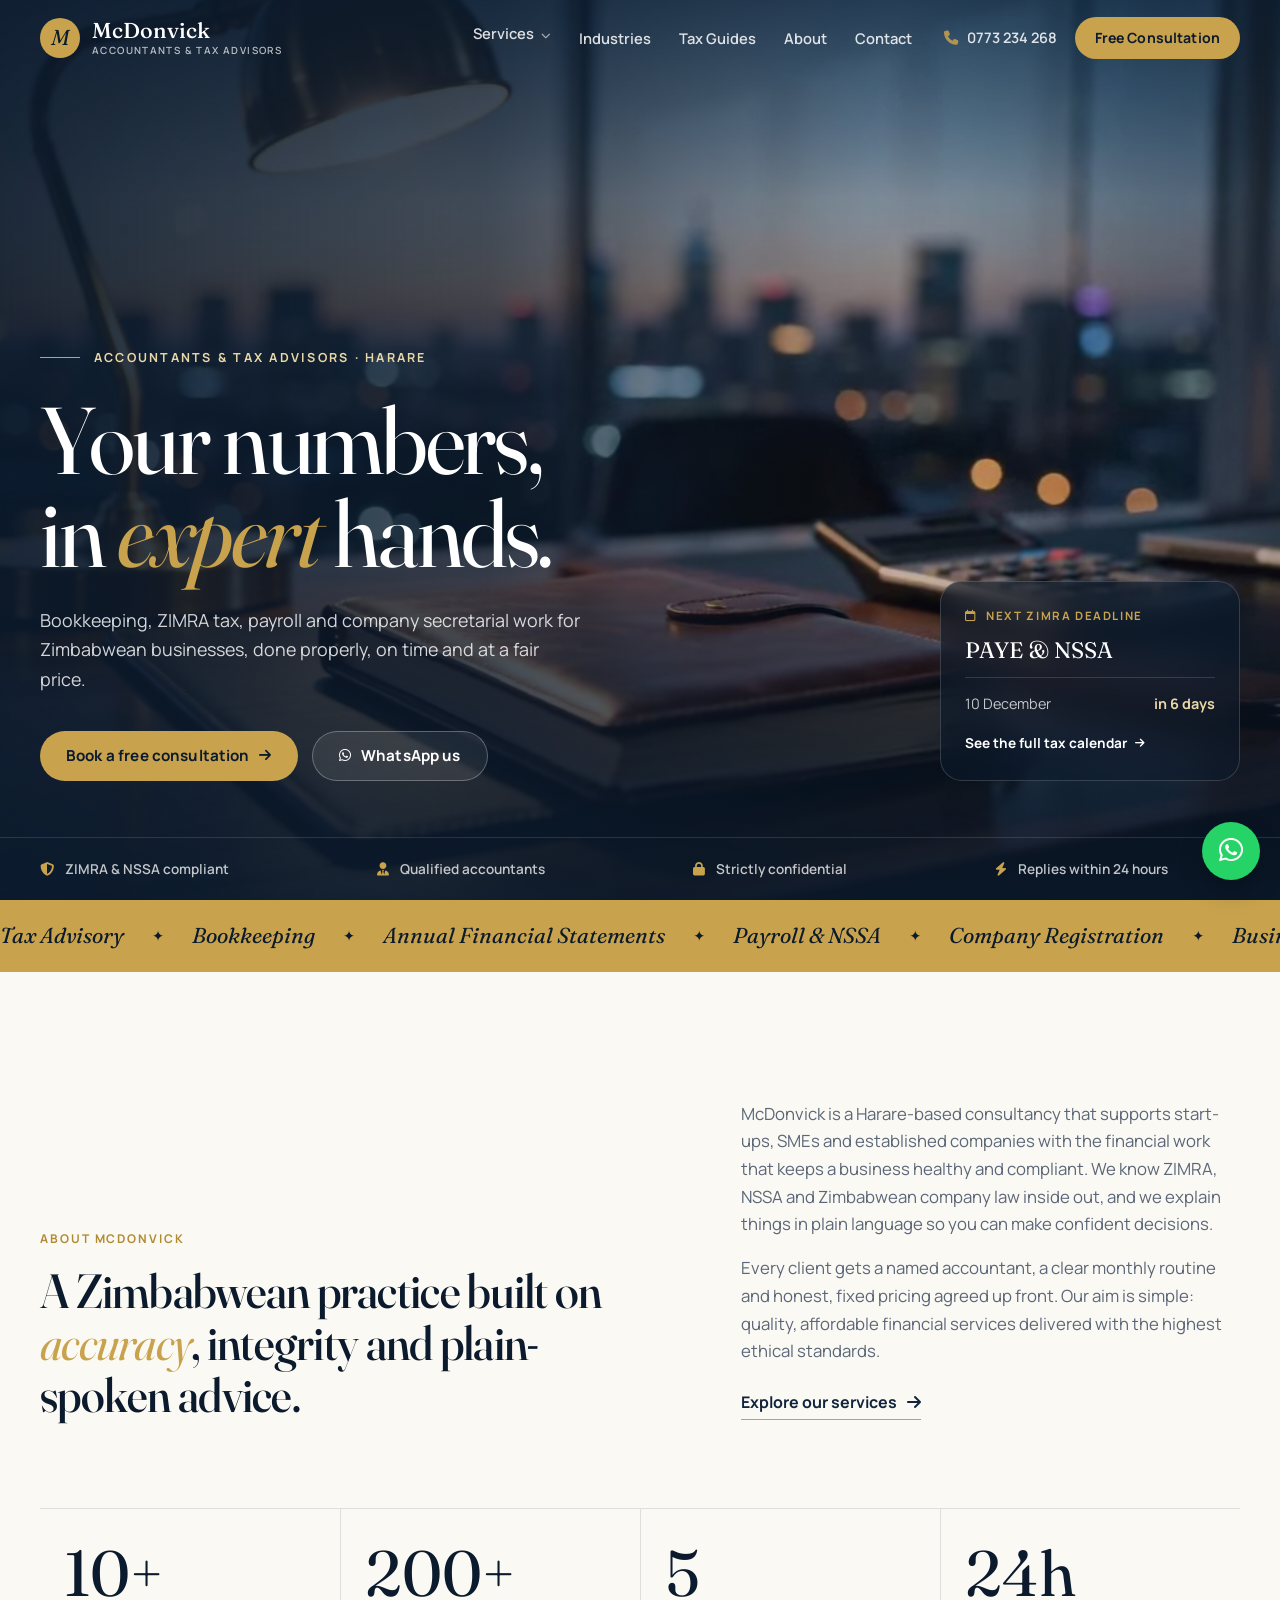
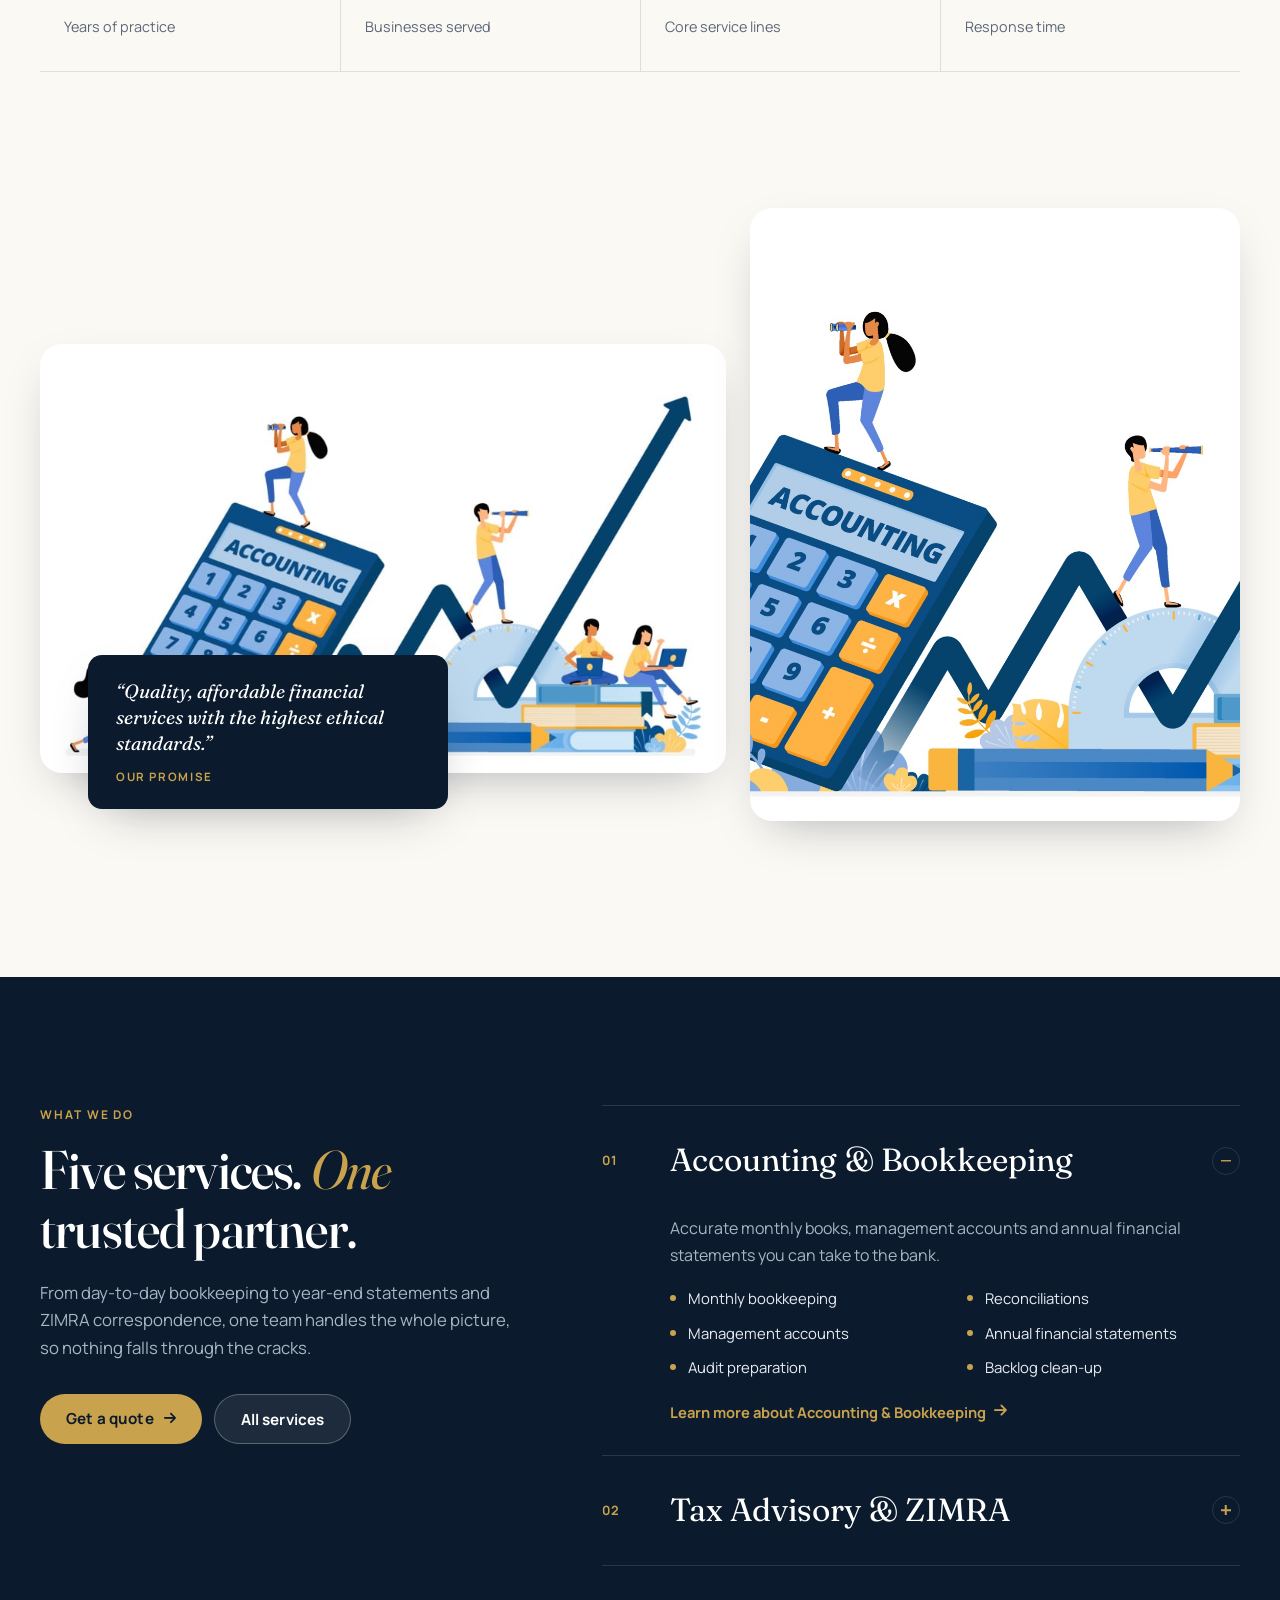
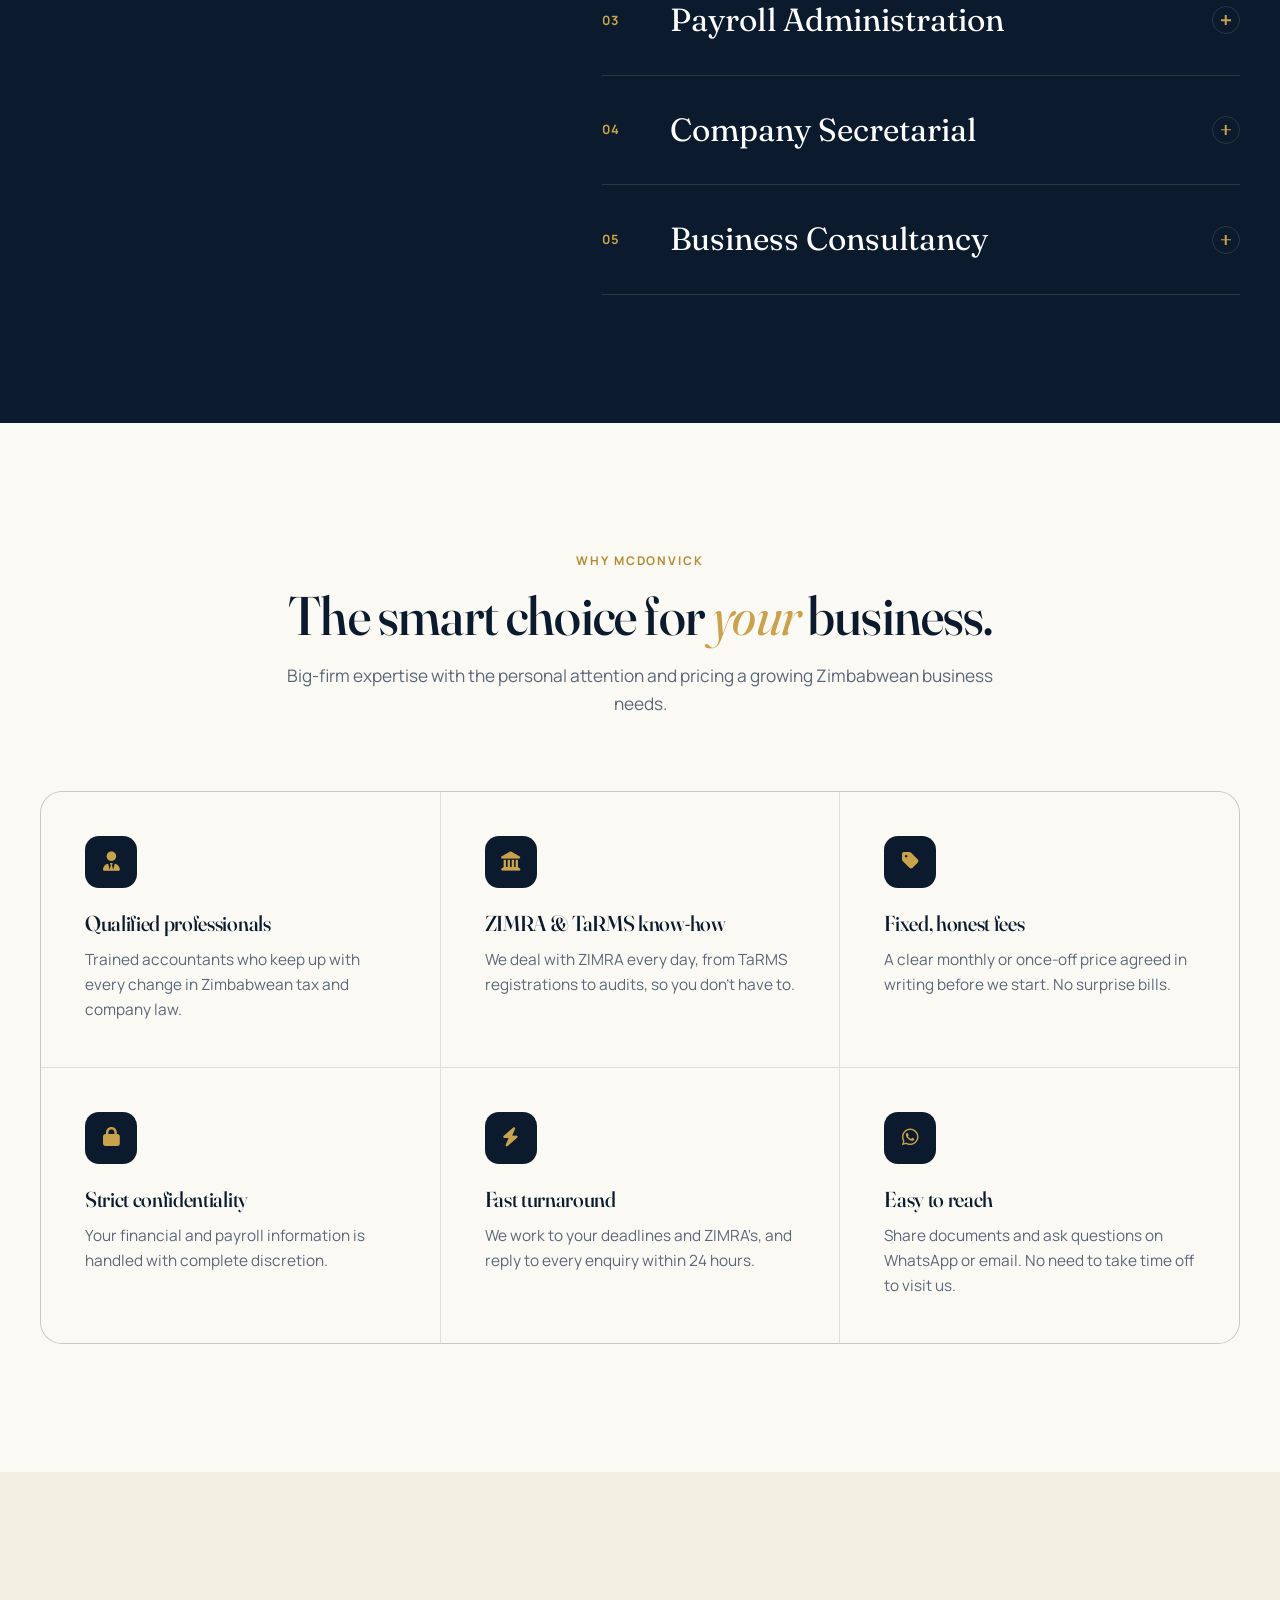
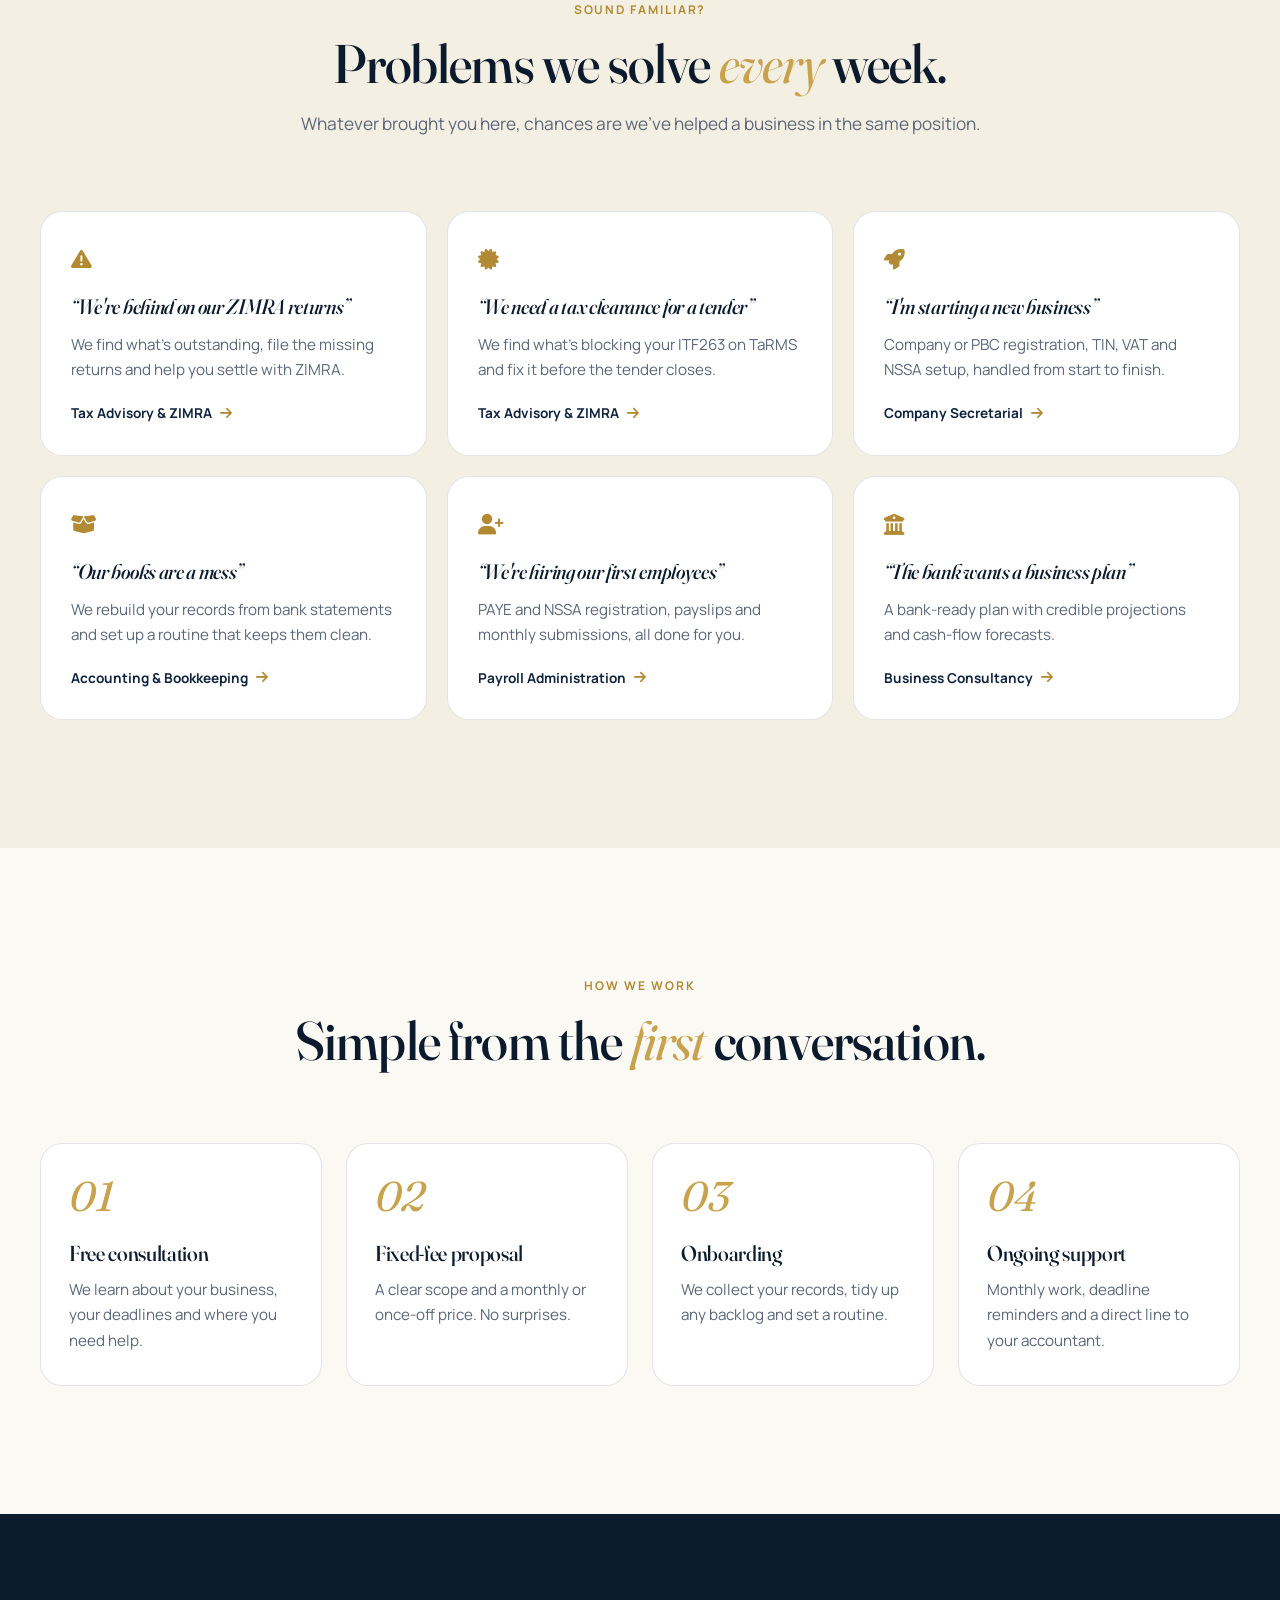
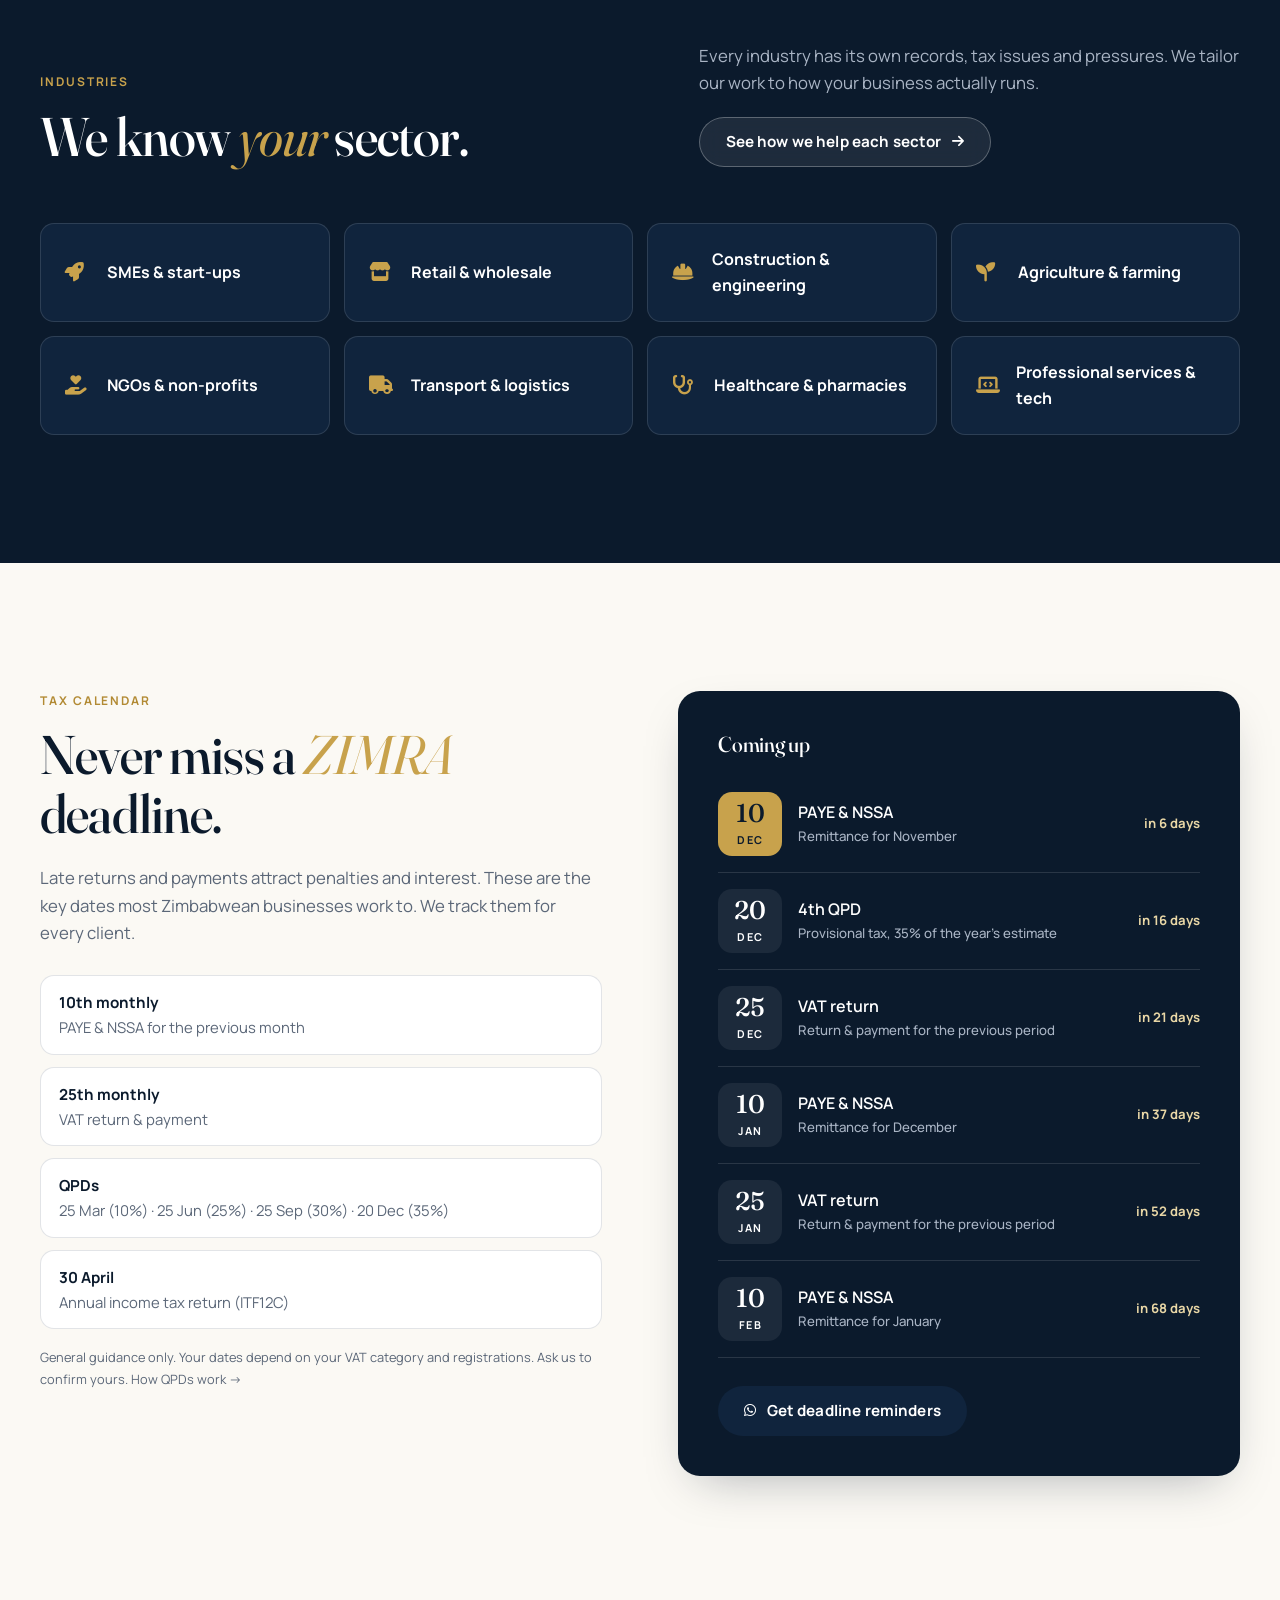
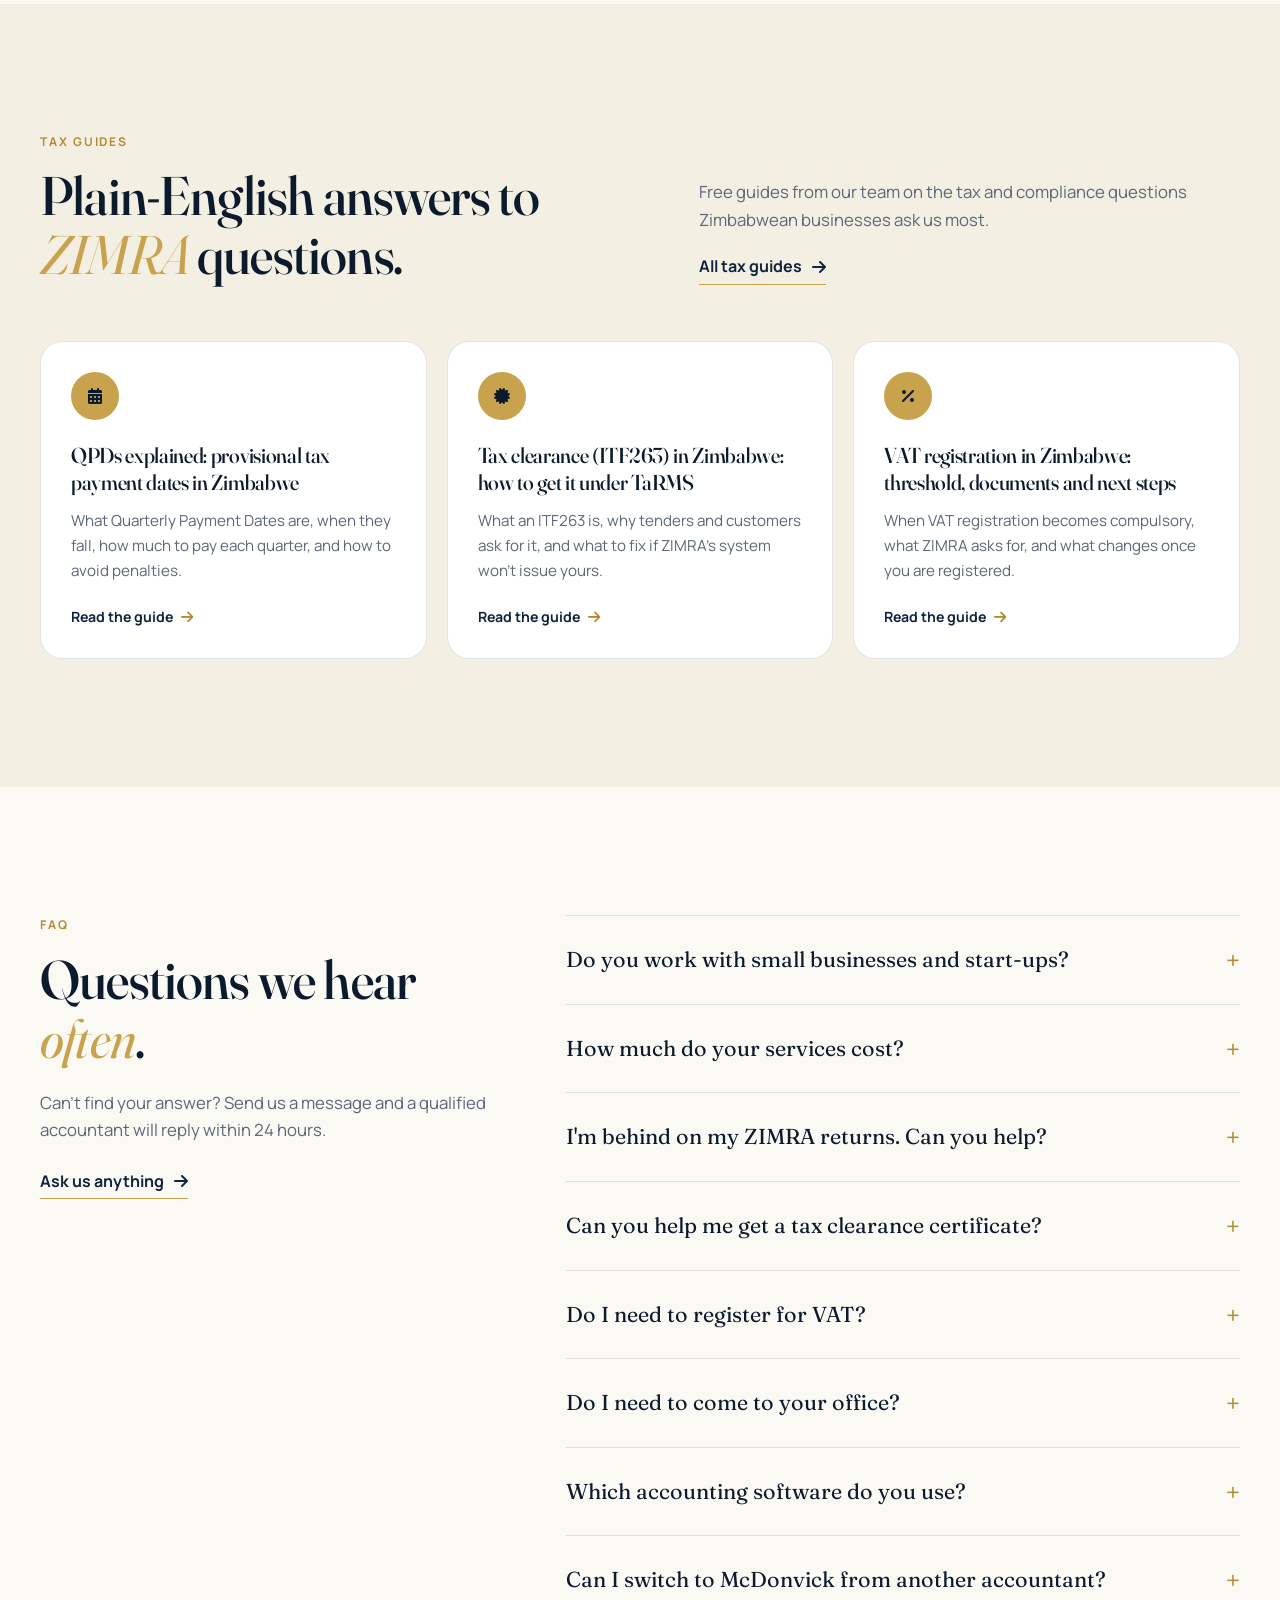
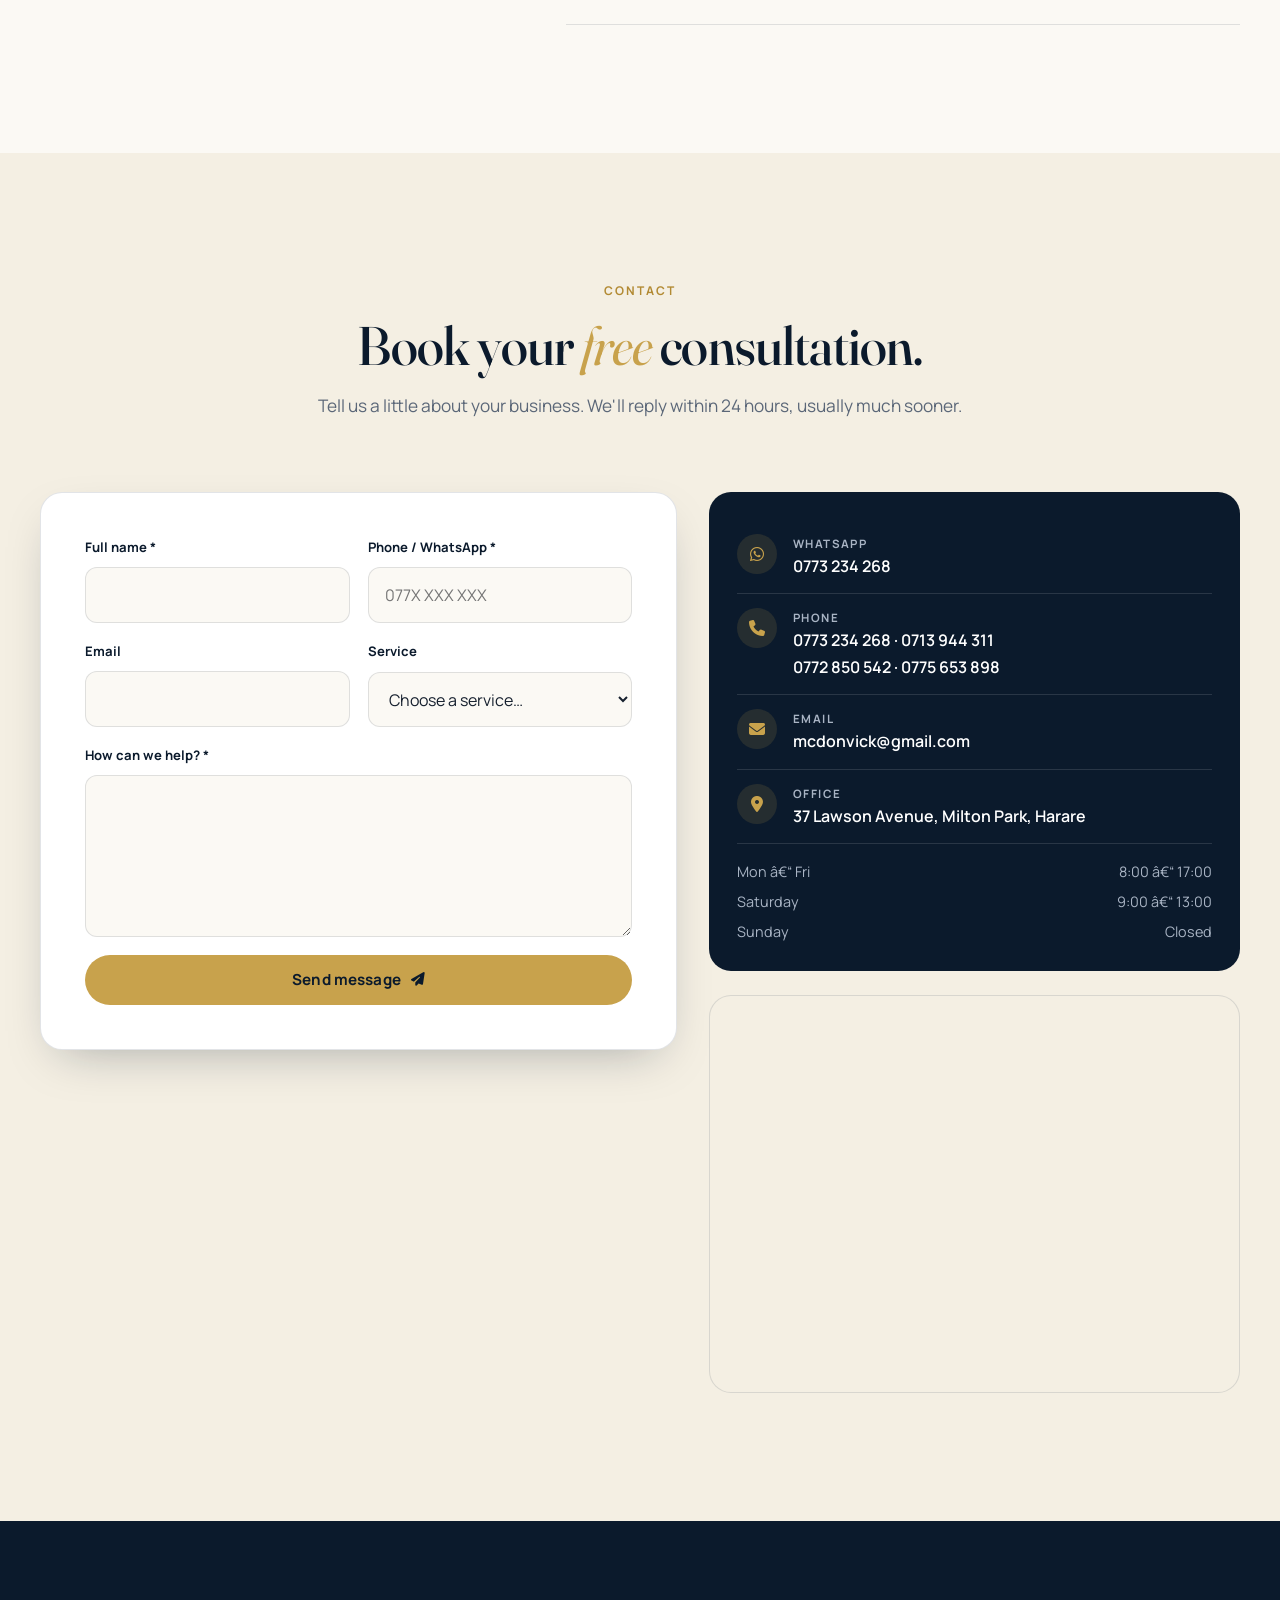
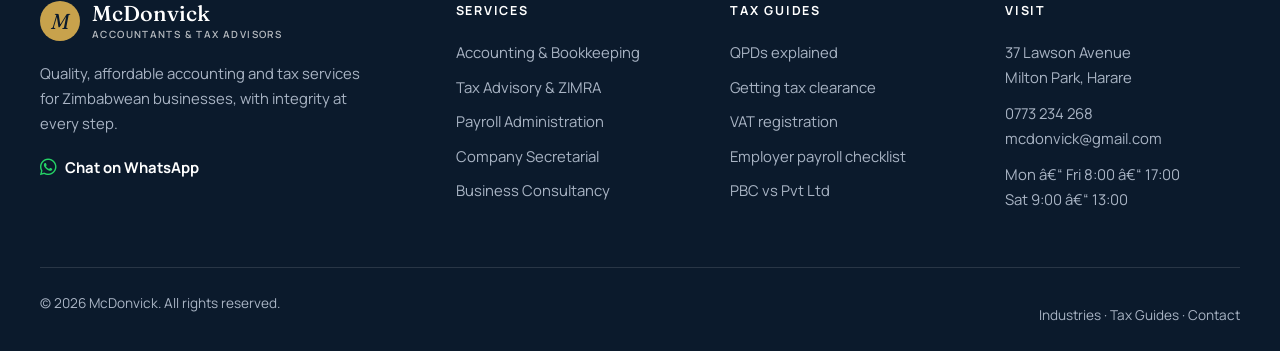
<file: index.html>
<!DOCTYPE html>
<html lang="en">
<head>
    <meta charset="UTF-8">
    <meta name="viewport" content="width=device-width, initial-scale=1.0">
    <title>McDonvick | Accountants &amp; Tax Advisors, Harare</title>
    <meta name="description" content="McDonvick – bookkeeping, accounting, ZIMRA tax advisory, payroll and company secretarial services for Zimbabwean businesses. 37 Lawson Avenue, Milton Park, Harare.">
    <meta name="theme-color" content="#0b1a2c">
    <link rel="canonical" href="https://mcdonvick.co.zw/">
    <meta property="og:site_name" content="McDonvick">
    <meta property="og:title" content="McDonvick | Accountants &amp; Tax Advisors, Harare">
    <meta property="og:description" content="McDonvick – bookkeeping, accounting, ZIMRA tax advisory, payroll and company secretarial services for Zimbabwean businesses. 37 Lawson Avenue, Milton Park, Harare.">
    <meta property="og:type" content="website">
    <meta property="og:url" content="https://mcdonvick.co.zw/">
    <meta property="og:image" content="https://mcdonvick.co.zw/assets/video/hero-poster.jpg">
    <link rel="icon" type="image/png" href="/assets/images/macdonvich.png">

    <link rel="preconnect" href="https://fonts.googleapis.com">
    <link rel="preconnect" href="https://fonts.gstatic.com" crossorigin>
    <link href="https://fonts.googleapis.com/css2?family=Fraunces:ital,opsz,wght@0,9..144,400;0,9..144,500;0,9..144,600;1,9..144,400;1,9..144,500&family=Manrope:wght@400;500;600;700&display=swap" rel="stylesheet">
    <link rel="stylesheet" href="https://cdnjs.cloudflare.com/ajax/libs/font-awesome/6.4.2/css/all.min.css">
    <link rel="stylesheet" href="/assets/css/site.css?v=4">
    <script>document.documentElement.classList.add('js');</script>
    <script type="application/ld+json">{"@context":"https://schema.org","@type":"AccountingService","@id":"https://mcdonvick.co.zw/#business","name":"McDonvick","url":"https://mcdonvick.co.zw/","image":"https://mcdonvick.co.zw/assets/video/hero-poster.jpg","email":"mcdonvick@gmail.com","telephone":"+263773234268","address":{"@type":"PostalAddress","streetAddress":"37 Lawson Avenue, Milton Park","addressLocality":"Harare","addressCountry":"ZW"},"areaServed":"Zimbabwe","openingHoursSpecification":[{"@type":"OpeningHoursSpecification","dayOfWeek":["Monday","Tuesday","Wednesday","Thursday","Friday"],"opens":"08:00","closes":"17:00"},{"@type":"OpeningHoursSpecification","dayOfWeek":"Saturday","opens":"09:00","closes":"13:00"}]}</script>
</head>
<body>
    <!-- Generated by tools/build.mjs from src/ â€” edit the source files, not this output. -->
    <a class="skip-link" href="#main">Skip to content</a>

    <header class="site-header" id="header">
        <div class="wrap header-inner">
            <a href="/" class="brand" aria-label="McDonvick home">
                <span class="brand-mark">M</span>
                <span class="brand-name">McDonvick<small>Accountants &amp; Tax Advisors</small></span>
            </a>
            <nav class="main-nav" id="mainNav" aria-label="Main">
                <div class="nav-group">
                    <a href="/services/">Services <i class="fas fa-chevron-down nav-caret" aria-hidden="true"></i></a>
                    <div class="subnav">
                        <a href="/services/accounting-bookkeeping/"><i class="fas fa-book-open" aria-hidden="true"></i> Accounting &amp; Bookkeeping</a>
                        <a href="/services/tax-advisory/"><i class="fas fa-file-invoice-dollar" aria-hidden="true"></i> Tax Advisory &amp; ZIMRA</a>
                        <a href="/services/payroll/"><i class="fas fa-users" aria-hidden="true"></i> Payroll Administration</a>
                        <a href="/services/company-secretarial/"><i class="fas fa-building" aria-hidden="true"></i> Company Secretarial</a>
                        <a href="/services/business-consultancy/"><i class="fas fa-chart-line" aria-hidden="true"></i> Business Consultancy</a>
                    </div>
                </div>
                <a href="/industries/">Industries</a>
                <a href="/guides/">Tax Guides</a>
                <a href="/#about">About</a>
                <a href="/#contact">Contact</a>
                <a href="/#contact" class="btn btn-gold nav-mobile-cta">Book a Free Consultation</a>
            </nav>
            <div class="header-actions">
                <a href="tel:+263773234268" class="header-phone"><i class="fas fa-phone"></i> 0773 234 268</a>
                <a href="/#contact" class="btn btn-gold btn-sm">Free Consultation</a>
                <button class="menu-toggle" id="menuToggle" aria-label="Open menu" aria-expanded="false" aria-controls="mainNav">
                    <span></span><span></span>
                </button>
            </div>
        </div>
    </header>

    <main id="main">

        <!-- ========== HERO ========== -->
        <section class="hero" id="top">
            <div class="hero-media" aria-hidden="true">
                <img src="/assets/video/hero-poster.jpg" alt="" class="hero-poster" fetchpriority="high">
                <video class="hero-video" id="heroVideo" muted loop playsinline preload="none">
                    <source data-src="/assets/video/hero.webm" type="video/webm">
                    <source data-src="/assets/video/hero.mp4" type="video/mp4">
                </video>
                <div class="hero-shade"></div>
            </div>

            <div class="wrap hero-inner">
                <div class="hero-copy">
                    <p class="kicker anim"><span class="kicker-line"></span> Accountants &amp; Tax Advisors &middot; Harare</p>
                    <h1 class="anim">Your numbers,<br>in <em>expert</em> hands.</h1>
                    <p class="hero-lead anim">Bookkeeping, ZIMRA tax, payroll and company secretarial work for Zimbabwean businesses, done properly, on time and at a fair price.</p>
                    <div class="hero-ctas anim">
                        <a href="#contact" class="btn btn-gold">Book a free consultation <i class="fas fa-arrow-right"></i></a>
                        <a href="https://wa.me/263773234268" class="btn btn-glass" target="_blank" rel="noopener noreferrer"><i class="fab fa-whatsapp"></i> WhatsApp us</a>
                    </div>
                </div>

                <aside class="deadline-card anim" aria-live="polite">
                    <p class="deadline-label"><i class="far fa-calendar"></i> Next ZIMRA deadline</p>
                    <p class="deadline-title" id="nextDeadlineTitle">Checking the calendar&hellip;</p>
                    <div class="deadline-meta">
                        <span id="nextDeadlineDate"></span>
                        <span class="deadline-days" id="nextDeadlineDays"></span>
                    </div>
                    <a href="#calendar" class="deadline-link">See the full tax calendar <i class="fas fa-arrow-right"></i></a>
                </aside>
            </div>

            <div class="hero-foot">
                <div class="wrap hero-foot-inner">
                    <span><i class="fas fa-shield-halved"></i> ZIMRA &amp; NSSA compliant</span>
                    <span><i class="fas fa-user-tie"></i> Qualified accountants</span>
                    <span><i class="fas fa-lock"></i> Strictly confidential</span>
                    <span><i class="fas fa-bolt"></i> Replies within 24 hours</span>
                </div>
            </div>
        </section>

        <!-- ========== MARQUEE ========== -->
        <div class="marquee" aria-hidden="true">
            <div class="marquee-track">
                <span>Tax Advisory</span><i>&#10022;</i><span>Bookkeeping</span><i>&#10022;</i><span>Annual Financial Statements</span><i>&#10022;</i><span>Payroll &amp; NSSA</span><i>&#10022;</i><span>Company Registration</span><i>&#10022;</i><span>Business Plans</span><i>&#10022;</i><span>Tax Clearance</span><i>&#10022;</i><span>TaRMS Support</span><i>&#10022;</i>
                <span>Tax Advisory</span><i>&#10022;</i><span>Bookkeeping</span><i>&#10022;</i><span>Annual Financial Statements</span><i>&#10022;</i><span>Payroll &amp; NSSA</span><i>&#10022;</i><span>Company Registration</span><i>&#10022;</i><span>Business Plans</span><i>&#10022;</i><span>Tax Clearance</span><i>&#10022;</i><span>TaRMS Support</span><i>&#10022;</i>
            </div>
        </div>

        <!-- ========== INTRO + STATS ========== -->
        <section class="intro section" id="about">
            <div class="wrap intro-grid">
                <div class="intro-statement reveal">
                    <p class="eyebrow">About McDonvick</p>
                    <h2>A Zimbabwean practice built on <em>accuracy</em>, integrity and plain-spoken advice.</h2>
                </div>
                <div class="intro-body reveal">
                    <p>McDonvick is a Harare-based consultancy that supports start-ups, SMEs and established companies with the financial work that keeps a business healthy and compliant. We know ZIMRA, NSSA and Zimbabwean company law inside out, and we explain things in plain language so you can make confident decisions.</p>
                    <p>Every client gets a named accountant, a clear monthly routine and honest, fixed pricing agreed up front. Our aim is simple: quality, affordable financial services delivered with the highest ethical standards.</p>
                    <a href="#services" class="text-link">Explore our services <i class="fas fa-arrow-right"></i></a>
                </div>
            </div>
            <div class="wrap">
                <div class="stats reveal">
                    <div class="stat"><strong><span class="count" data-count="10">10</span>+</strong><span>Years of practice</span></div>
                    <div class="stat"><strong><span class="count" data-count="200">200</span>+</strong><span>Businesses served</span></div>
                    <div class="stat"><strong><span class="count" data-count="5">5</span></strong><span>Core service lines</span></div>
                    <div class="stat"><strong><span class="count" data-count="24">24</span>h</strong><span>Response time</span></div>
                </div>
            </div>
            <div class="wrap intro-media reveal">
                <figure class="intro-img intro-img-a"><img src="/assets/images/accounting-892x558.jpg" alt="Accountant reviewing financial documents" loading="lazy"></figure>
                <figure class="intro-img intro-img-b"><img src="/assets/images/accounting.jpg" alt="Financial reports and calculator on a desk" loading="lazy"></figure>
                <blockquote class="intro-quote">
                    &ldquo;Quality, affordable financial services with the highest ethical standards.&rdquo;
                    <cite>Our promise</cite>
                </blockquote>
            </div>
        </section>

        <!-- ========== SERVICES ========== -->
        <section class="services section dark" id="services">
            <div class="wrap services-grid">
                <div class="services-intro reveal">
                    <p class="eyebrow">What we do</p>
                    <h2>Five services. <em>One</em> trusted partner.</h2>
                    <p>From day-to-day bookkeeping to year-end statements and ZIMRA correspondence, one team handles the whole picture, so nothing falls through the cracks.</p>
                    <div class="services-intro-ctas">
                        <a href="#contact" class="btn btn-gold">Get a quote <i class="fas fa-arrow-right"></i></a>
                        <a href="/services/" class="btn btn-glass">All services</a>
                    </div>
                </div>

                <div class="service-list">
                    
                    <details class="service reveal" open>
                        <summary>
                            <span class="service-num">01</span>
                            <span class="service-title">Accounting &amp; Bookkeeping</span>
                            <span class="service-toggle" aria-hidden="true"></span>
                        </summary>
                        <div class="service-body">
                            <p>Accurate monthly books, management accounts and annual financial statements you can take to the bank.</p>
                            <ul>
                                <li>Monthly bookkeeping</li>
                                <li>Reconciliations</li>
                                <li>Management accounts</li>
                                <li>Annual financial statements</li>
                                <li>Audit preparation</li>
                                <li>Backlog clean-up</li>
                            </ul>
                            <a href="/services/accounting-bookkeeping/" class="service-more">Learn more about Accounting &amp; Bookkeeping <i class="fas fa-arrow-right"></i></a>
                        </div>
                    </details>
                    <details class="service reveal">
                        <summary>
                            <span class="service-num">02</span>
                            <span class="service-title">Tax Advisory &amp; ZIMRA</span>
                            <span class="service-toggle" aria-hidden="true"></span>
                        </summary>
                        <div class="service-body">
                            <p>Registrations, returns, tax planning, tax clearance and representation with ZIMRA.</p>
                            <ul>
                                <li>Tax registrations</li>
                                <li>Returns &amp; filings</li>
                                <li>Tax planning</li>
                                <li>Tax health checks</li>
                                <li>Tax clearance (ITF263)</li>
                                <li>ZIMRA audits &amp; queries</li>
                            </ul>
                            <a href="/services/tax-advisory/" class="service-more">Learn more about Tax Advisory &amp; ZIMRA <i class="fas fa-arrow-right"></i></a>
                        </div>
                    </details>
                    <details class="service reveal">
                        <summary>
                            <span class="service-num">03</span>
                            <span class="service-title">Payroll Administration</span>
                            <span class="service-toggle" aria-hidden="true"></span>
                        </summary>
                        <div class="service-body">
                            <p>Accurate monthly payroll with PAYE, NSSA and ZIMDEF calculated and submitted on time.</p>
                            <ul>
                                <li>Monthly payroll processing</li>
                                <li>PAYE &amp; AIDS levy</li>
                                <li>NSSA compliance</li>
                                <li>ZIMDEF levy</li>
                                <li>Payslips</li>
                                <li>Terminations &amp; final pay</li>
                            </ul>
                            <a href="/services/payroll/" class="service-more">Learn more about Payroll Administration <i class="fas fa-arrow-right"></i></a>
                        </div>
                    </details>
                    <details class="service reveal">
                        <summary>
                            <span class="service-num">04</span>
                            <span class="service-title">Company Secretarial</span>
                            <span class="service-toggle" aria-hidden="true"></span>
                        </summary>
                        <div class="service-body">
                            <p>Company and PBC registration, annual returns and statutory changes with the Registrar.</p>
                            <ul>
                                <li>Name search &amp; reservation</li>
                                <li>Company &amp; PBC registration</li>
                                <li>Post-registration setup</li>
                                <li>Annual returns</li>
                                <li>Statutory changes</li>
                                <li>Registers &amp; minutes</li>
                            </ul>
                            <a href="/services/company-secretarial/" class="service-more">Learn more about Company Secretarial <i class="fas fa-arrow-right"></i></a>
                        </div>
                    </details>
                    <details class="service reveal">
                        <summary>
                            <span class="service-num">05</span>
                            <span class="service-title">Business Consultancy</span>
                            <span class="service-toggle" aria-hidden="true"></span>
                        </summary>
                        <div class="service-body">
                            <p>Business plans, forecasts, budgets and turnaround strategies that help you plan and grow.</p>
                            <ul>
                                <li>Business plans</li>
                                <li>Projections &amp; cash-flow forecasts</li>
                                <li>Budgets &amp; variance analysis</li>
                                <li>Feasibility studies</li>
                                <li>Turnaround strategies</li>
                                <li>Costing &amp; pricing</li>
                            </ul>
                            <a href="/services/business-consultancy/" class="service-more">Learn more about Business Consultancy <i class="fas fa-arrow-right"></i></a>
                        </div>
                    </details>
                </div>
            </div>
        </section>

        <!-- ========== WHY US ========== -->
        <section class="why section" id="why">
            <div class="wrap">
                <div class="section-head reveal">
                    <p class="eyebrow">Why McDonvick</p>
                    <h2>The smart choice for <em>your</em> business.</h2>
                    <p>Big-firm expertise with the personal attention and pricing a growing Zimbabwean business needs.</p>
                </div>
                <div class="why-grid">
                    
                    <article class="why-card reveal">
                        <span class="why-icon"><i class="fas fa-user-tie"></i></span>
                        <h3>Qualified professionals</h3>
                        <p>Trained accountants who keep up with every change in Zimbabwean tax and company law.</p>
                    </article>
                    <article class="why-card reveal">
                        <span class="why-icon"><i class="fas fa-landmark"></i></span>
                        <h3>ZIMRA &amp; TaRMS know-how</h3>
                        <p>We deal with ZIMRA every day, from TaRMS registrations to audits, so you don't have to.</p>
                    </article>
                    <article class="why-card reveal">
                        <span class="why-icon"><i class="fas fa-tag"></i></span>
                        <h3>Fixed, honest fees</h3>
                        <p>A clear monthly or once-off price agreed in writing before we start. No surprise bills.</p>
                    </article>
                    <article class="why-card reveal">
                        <span class="why-icon"><i class="fas fa-lock"></i></span>
                        <h3>Strict confidentiality</h3>
                        <p>Your financial and payroll information is handled with complete discretion.</p>
                    </article>
                    <article class="why-card reveal">
                        <span class="why-icon"><i class="fas fa-bolt"></i></span>
                        <h3>Fast turnaround</h3>
                        <p>We work to your deadlines and ZIMRA's, and reply to every enquiry within 24 hours.</p>
                    </article>
                    <article class="why-card reveal">
                        <span class="why-icon"><i class="fab fa-whatsapp"></i></span>
                        <h3>Easy to reach</h3>
                        <p>Share documents and ask questions on WhatsApp or email. No need to take time off to visit us.</p>
                    </article>
                </div>
            </div>
        </section>

        <!-- ========== PROBLEMS WE SOLVE ========== -->
        <section class="problems section tint" id="problems">
            <div class="wrap">
                <div class="section-head reveal">
                    <p class="eyebrow">Sound familiar?</p>
                    <h2>Problems we solve <em>every</em> week.</h2>
                    <p>Whatever brought you here, chances are we've helped a business in the same position.</p>
                </div>
                <div class="problem-grid">
                    
                    <a class="problem reveal" href="/services/tax-advisory/">
                        <span class="problem-icon"><i class="fas fa-triangle-exclamation"></i></span>
                        <h3>&ldquo;We're behind on our ZIMRA returns&rdquo;</h3>
                        <p>We find what's outstanding, file the missing returns and help you settle with ZIMRA.</p>
                        <span class="problem-link">Tax Advisory &amp; ZIMRA <i class="fas fa-arrow-right"></i></span>
                    </a>
                    <a class="problem reveal" href="/services/tax-advisory/">
                        <span class="problem-icon"><i class="fas fa-certificate"></i></span>
                        <h3>&ldquo;We need a tax clearance for a tender&rdquo;</h3>
                        <p>We find what's blocking your ITF263 on TaRMS and fix it before the tender closes.</p>
                        <span class="problem-link">Tax Advisory &amp; ZIMRA <i class="fas fa-arrow-right"></i></span>
                    </a>
                    <a class="problem reveal" href="/services/company-secretarial/">
                        <span class="problem-icon"><i class="fas fa-rocket"></i></span>
                        <h3>&ldquo;I'm starting a new business&rdquo;</h3>
                        <p>Company or PBC registration, TIN, VAT and NSSA setup, handled from start to finish.</p>
                        <span class="problem-link">Company Secretarial <i class="fas fa-arrow-right"></i></span>
                    </a>
                    <a class="problem reveal" href="/services/accounting-bookkeeping/">
                        <span class="problem-icon"><i class="fas fa-box-open"></i></span>
                        <h3>&ldquo;Our books are a mess&rdquo;</h3>
                        <p>We rebuild your records from bank statements and set up a routine that keeps them clean.</p>
                        <span class="problem-link">Accounting &amp; Bookkeeping <i class="fas fa-arrow-right"></i></span>
                    </a>
                    <a class="problem reveal" href="/services/payroll/">
                        <span class="problem-icon"><i class="fas fa-user-plus"></i></span>
                        <h3>&ldquo;We're hiring our first employees&rdquo;</h3>
                        <p>PAYE and NSSA registration, payslips and monthly submissions, all done for you.</p>
                        <span class="problem-link">Payroll Administration <i class="fas fa-arrow-right"></i></span>
                    </a>
                    <a class="problem reveal" href="/services/business-consultancy/">
                        <span class="problem-icon"><i class="fas fa-building-columns"></i></span>
                        <h3>&ldquo;The bank wants a business plan&rdquo;</h3>
                        <p>A bank-ready plan with credible projections and cash-flow forecasts.</p>
                        <span class="problem-link">Business Consultancy <i class="fas fa-arrow-right"></i></span>
                    </a>
                </div>
            </div>
        </section>

        <!-- ========== PROCESS ========== -->
        <section class="process section">
            <div class="wrap">
                <div class="section-head reveal">
                    <p class="eyebrow">How we work</p>
                    <h2>Simple from the <em>first</em> conversation.</h2>
                </div>
                <ol class="steps">
                    <li class="step reveal"><span class="step-num">01</span><h3>Free consultation</h3><p>We learn about your business, your deadlines and where you need help.</p></li>
                    <li class="step reveal"><span class="step-num">02</span><h3>Fixed-fee proposal</h3><p>A clear scope and a monthly or once-off price. No surprises.</p></li>
                    <li class="step reveal"><span class="step-num">03</span><h3>Onboarding</h3><p>We collect your records, tidy up any backlog and set a routine.</p></li>
                    <li class="step reveal"><span class="step-num">04</span><h3>Ongoing support</h3><p>Monthly work, deadline reminders and a direct line to your accountant.</p></li>
                </ol>
            </div>
        </section>

        <!-- ========== INDUSTRIES ========== -->
        <section class="sectors-home section dark" id="industries">
            <div class="wrap">
                <div class="split-head reveal">
                    <div>
                        <p class="eyebrow">Industries</p>
                        <h2>We know <em>your</em> sector.</h2>
                    </div>
                    <div>
                        <p>Every industry has its own records, tax issues and pressures. We tailor our work to how your business actually runs.</p>
                        <a href="/industries/" class="btn btn-glass">See how we help each sector <i class="fas fa-arrow-right"></i></a>
                    </div>
                </div>
                <div class="sector-grid">
                    
                    <a class="sector-tile reveal" href="/industries/#smes">
                        <i class="fas fa-rocket"></i>
                        <span>SMEs &amp; start-ups</span>
                    </a>
                    <a class="sector-tile reveal" href="/industries/#retail">
                        <i class="fas fa-store"></i>
                        <span>Retail &amp; wholesale</span>
                    </a>
                    <a class="sector-tile reveal" href="/industries/#construction">
                        <i class="fas fa-helmet-safety"></i>
                        <span>Construction &amp; engineering</span>
                    </a>
                    <a class="sector-tile reveal" href="/industries/#agriculture">
                        <i class="fas fa-seedling"></i>
                        <span>Agriculture &amp; farming</span>
                    </a>
                    <a class="sector-tile reveal" href="/industries/#ngos">
                        <i class="fas fa-hand-holding-heart"></i>
                        <span>NGOs &amp; non-profits</span>
                    </a>
                    <a class="sector-tile reveal" href="/industries/#transport">
                        <i class="fas fa-truck"></i>
                        <span>Transport &amp; logistics</span>
                    </a>
                    <a class="sector-tile reveal" href="/industries/#healthcare">
                        <i class="fas fa-stethoscope"></i>
                        <span>Healthcare &amp; pharmacies</span>
                    </a>
                    <a class="sector-tile reveal" href="/industries/#services">
                        <i class="fas fa-laptop-code"></i>
                        <span>Professional services &amp; tech</span>
                    </a>
                </div>
            </div>
        </section>

        <!-- ========== TEAM ========== -->
        <!-- TODO(client content): replace names, roles, bios and add photos (assets/images/team-*.jpg),
             then remove `hidden` here and add "Team" links back to the header and footer -->
        <section class="team section tint" id="team" hidden>
            <div class="wrap">
                <div class="section-head reveal">
                    <p class="eyebrow">Our people</p>
                    <h2>The accountants behind <em>your</em> books.</h2>
                </div>
                <div class="founder reveal">
                    <div class="founder-photo"><span class="monogram">MD</span></div>
                    <div class="founder-copy">
                        <p class="eyebrow">Founder &amp; Principal Accountant</p>
                        <h3>[Founder name]</h3>
                        <p class="founder-quals">[Qualifications, e.g. CA(Z), ACCA, CIMA]</p>
                        <p>[Short bio: background, years in practice, areas of specialism and why they started McDonvick.]</p>
                        <blockquote>&ldquo;[A one-line personal promise to clients from the founder.]&rdquo;</blockquote>
                    </div>
                </div>
                <div class="team-grid">
                    <article class="member reveal"><div class="member-photo"><span class="monogram">TA</span></div><h3>[Team member]</h3><p>Tax Consultant</p></article>
                    <article class="member reveal"><div class="member-photo"><span class="monogram">BK</span></div><h3>[Team member]</h3><p>Senior Bookkeeper</p></article>
                    <article class="member reveal"><div class="member-photo"><span class="monogram">PA</span></div><h3>[Team member]</h3><p>Payroll Administrator</p></article>
                </div>
            </div>
        </section>

        <!-- ========== TAX CALENDAR ========== -->
        <section class="calendar section" id="calendar">
            <div class="wrap calendar-grid">
                <div class="calendar-intro reveal">
                    <p class="eyebrow">Tax calendar</p>
                    <h2>Never miss a <em>ZIMRA</em> deadline.</h2>
                    <p>Late returns and payments attract penalties and interest. These are the key dates most Zimbabwean businesses work to. We track them for every client.</p>
                    <ul class="calendar-key">
                        <li><strong>10th monthly</strong> PAYE &amp; NSSA for the previous month</li>
                        <li><strong>25th monthly</strong> VAT return &amp; payment</li>
                        <li><strong>QPDs</strong> 25 Mar (10%) &middot; 25 Jun (25%) &middot; 25 Sep (30%) &middot; 20 Dec (35%)</li>
                        <li><strong>30 April</strong> Annual income tax return (ITF12C)</li>
                    </ul>
                    <p class="fineprint">General guidance only. Your dates depend on your VAT category and registrations. Ask us to confirm yours. <a href="/guides/qpd-provisional-tax/">How QPDs work &rarr;</a></p>
                </div>
                <div class="calendar-list reveal">
                    <h3>Coming up</h3>
                    <ol id="deadlineList" class="deadlines">
                        <li class="deadline-skeleton">Loading upcoming deadlines&hellip;</li>
                    </ol>
                    <a href="https://wa.me/263773234268?text=Hi%20McDonvick%2C%20I'd%20like%20help%20staying%20on%20top%20of%20my%20ZIMRA%20deadlines." class="btn btn-navy" target="_blank" rel="noopener noreferrer"><i class="fab fa-whatsapp"></i> Get deadline reminders</a>
                </div>
            </div>
        </section>

        <!-- ========== TESTIMONIALS ========== -->
        <!-- TODO(client content): replace with real client testimonials (with their permission), then remove `hidden` -->
        <section class="testimonials section dark" hidden>
            <div class="wrap">
                <div class="section-head reveal">
                    <p class="eyebrow">Client stories</p>
                    <h2>Trusted by businesses across <em>Zimbabwe</em>.</h2>
                </div>
                <div class="quotes" tabindex="0" aria-label="Client testimonials">
                    
                    <figure class="quote reveal">
                        <div class="stars" aria-label="5 out of 5">&#9733;&#9733;&#9733;&#9733;&#9733;</div>
                        <blockquote>&ldquo;[Client testimonial: what McDonvick helped them with and the result.]&rdquo;</blockquote>
                        <figcaption><span class="avatar">C1</span><span><strong>[Client name]</strong>[Role, Company]</span></figcaption>
                    </figure>
                    <figure class="quote reveal">
                        <div class="stars" aria-label="5 out of 5">&#9733;&#9733;&#9733;&#9733;&#9733;</div>
                        <blockquote>&ldquo;[Client testimonial: what McDonvick helped them with and the result.]&rdquo;</blockquote>
                        <figcaption><span class="avatar">C2</span><span><strong>[Client name]</strong>[Role, Company]</span></figcaption>
                    </figure>
                    <figure class="quote reveal">
                        <div class="stars" aria-label="5 out of 5">&#9733;&#9733;&#9733;&#9733;&#9733;</div>
                        <blockquote>&ldquo;[Client testimonial: what McDonvick helped them with and the result.]&rdquo;</blockquote>
                        <figcaption><span class="avatar">C3</span><span><strong>[Client name]</strong>[Role, Company]</span></figcaption>
                    </figure>
                </div>
            </div>
        </section>

        <!-- ========== GUIDES ========== -->
        <section class="guides-home section tint" id="guides">
            <div class="wrap">
                <div class="split-head reveal">
                    <div>
                        <p class="eyebrow">Tax guides</p>
                        <h2>Plain-English answers to <em>ZIMRA</em> questions.</h2>
                    </div>
                    <div>
                        <p>Free guides from our team on the tax and compliance questions Zimbabwean businesses ask us most.</p>
                        <a href="/guides/" class="text-link">All tax guides <i class="fas fa-arrow-right"></i></a>
                    </div>
                </div>
                <div class="guide-grid">
                    
                    <a class="guide-card reveal" href="/guides/qpd-provisional-tax/">
                        <span class="guide-icon"><i class="fas fa-calendar-days"></i></span>
                        <h3>QPDs explained: provisional tax payment dates in Zimbabwe</h3>
                        <p>What Quarterly Payment Dates are, when they fall, how much to pay each quarter, and how to avoid penalties.</p>
                        <span class="guide-link">Read the guide <i class="fas fa-arrow-right"></i></span>
                    </a>
                    <a class="guide-card reveal" href="/guides/tax-clearance-itf263/">
                        <span class="guide-icon"><i class="fas fa-certificate"></i></span>
                        <h3>Tax clearance (ITF263) in Zimbabwe: how to get it under TaRMS</h3>
                        <p>What an ITF263 is, why tenders and customers ask for it, and what to fix if ZIMRA's system won't issue yours.</p>
                        <span class="guide-link">Read the guide <i class="fas fa-arrow-right"></i></span>
                    </a>
                    <a class="guide-card reveal" href="/guides/vat-registration-zimbabwe/">
                        <span class="guide-icon"><i class="fas fa-percent"></i></span>
                        <h3>VAT registration in Zimbabwe: threshold, documents and next steps</h3>
                        <p>When VAT registration becomes compulsory, what ZIMRA asks for, and what changes once you are registered.</p>
                        <span class="guide-link">Read the guide <i class="fas fa-arrow-right"></i></span>
                    </a>
                </div>
            </div>
        </section>

        <!-- ========== FAQ ========== -->
        <section class="faq section" id="faq">
            <div class="wrap faq-grid">
                <div class="faq-intro reveal">
                    <p class="eyebrow">FAQ</p>
                    <h2>Questions we hear <em>often</em>.</h2>
                    <p>Can't find your answer? Send us a message and a qualified accountant will reply within 24 hours.</p>
                    <a href="#contact" class="text-link">Ask us anything <i class="fas fa-arrow-right"></i></a>
                </div>
                <div class="faq-list">
                    
                    <details class="faq-item reveal">
                        <summary>Do you work with small businesses and start-ups?</summary>
                        <p>Yes. A large share of our clients are SMEs and new businesses. We can register your company, set up your books and tax registrations, and grow our support as you grow.</p>
                    </details>
                    <details class="faq-item reveal">
                        <summary>How much do your services cost?</summary>
                        <p>It depends on the size of your business and the services you need. After a free consultation we give you a fixed monthly or once-off fee in writing, with no hidden extras.</p>
                    </details>
                    <details class="faq-item reveal">
                        <summary>I'm behind on my ZIMRA returns. Can you help?</summary>
                        <p>Yes. We regularly help businesses bring overdue returns up to date, work out what is owed and engage ZIMRA on their behalf, including on payment arrangements where possible.</p>
                    </details>
                    <details class="faq-item reveal">
                        <summary>Can you help me get a tax clearance certificate?</summary>
                        <p>Yes. Under ZIMRA's TaRMS system, tax clearance (ITF263) is issued to taxpayers who are up to date with all returns and payments. We find and fix whatever is holding yours back.</p>
                    </details>
                    <details class="faq-item reveal">
                        <summary>Do I need to register for VAT?</summary>
                        <p>Registration is compulsory once your taxable supplies exceed, or are expected to exceed, US$25,000 (or the ZiG equivalent) in 12 months. Below that you can register voluntarily. We can advise which makes sense for you.</p>
                    </details>
                    <details class="faq-item reveal">
                        <summary>Do I need to come to your office?</summary>
                        <p>No. Most clients share documents by email or WhatsApp and we meet online when needed. You're always welcome at our office at 37 Lawson Avenue, Milton Park.</p>
                    </details>
                    <details class="faq-item reveal">
                        <summary>Which accounting software do you use?</summary>
                        <p>We work extensively with Pastel (Sage) and can work with the system you already use, or recommend one that fits your business.</p>
                    </details>
                    <details class="faq-item reveal">
                        <summary>Can I switch to McDonvick from another accountant?</summary>
                        <p>Yes. We handle the handover: we request your records, check that filings are up to date and pick up from where things stand.</p>
                    </details>
                </div>
            </div>
        </section>

        <!-- ========== CONTACT ========== -->
        <section class="contact section tint" id="contact">
            <div class="wrap">
                <div class="section-head reveal">
                    <p class="eyebrow">Contact</p>
                    <h2>Book your <em>free</em> consultation.</h2>
                    <p>Tell us a little about your business. We'll reply within 24 hours, usually much sooner.</p>
                </div>
                <div class="contact-grid">
                    <!--
                        FORM: while action contains YOUR_FORM_ID, submissions open WhatsApp with the message pre-filled.
                        To receive submissions by email instead, create a free form at https://formspree.io and paste its URL here.
                    -->
                    <form class="contact-form reveal" id="contactForm" action="https://formspree.io/f/YOUR_FORM_ID" method="POST" novalidate>
                        <div class="field-row">
                            <label class="field"><span>Full name *</span><input type="text" name="name" id="name" required autocomplete="name"></label>
                            <label class="field"><span>Phone / WhatsApp *</span><input type="tel" name="phone" id="phone" required autocomplete="tel" placeholder="077X XXX XXX"></label>
                        </div>
                        <div class="field-row">
                            <label class="field"><span>Email</span><input type="email" name="email" id="email" autocomplete="email"></label>
                            <label class="field"><span>Service</span>
                                <select name="service" id="service">
                                    <option value="">Choose a service&hellip;</option>
                                    <option>Accounting &amp; Bookkeeping</option>
                                    <option>Tax Advisory &amp; ZIMRA</option>
                                    <option>Payroll Administration</option>
                                    <option>Company Secretarial</option>
                                    <option>Business Consultancy</option>
                                    <option>Something else</option>
                                </select>
                            </label>
                        </div>
                        <label class="field"><span>How can we help? *</span><textarea name="message" id="message" rows="5" required></textarea></label>
                        <button type="submit" class="btn btn-gold btn-block" id="submitBtn"><span>Send message</span> <i class="fas fa-paper-plane"></i></button>
                        <p class="form-status" id="formStatus" role="status" hidden></p>
                    </form>

                    <div class="contact-side reveal">
                        <div class="contact-card">
                            <a href="https://wa.me/263773234268" class="contact-row" target="_blank" rel="noopener noreferrer"><i class="fab fa-whatsapp"></i><span><small>WhatsApp</small>0773 234 268</span></a>
                            <div class="contact-row"><i class="fas fa-phone"></i><span><small>Phone</small><a href="tel:+263773234268">0773 234 268</a> &middot; <a href="tel:+263713944311">0713 944 311</a><br><a href="tel:+263772850542">0772 850 542</a> &middot; <a href="tel:+263775653898">0775 653 898</a></span></div>
                            <a href="mailto:mcdonvick@gmail.com" class="contact-row"><i class="fas fa-envelope"></i><span><small>Email</small>mcdonvick@gmail.com</span></a>
                            <div class="contact-row"><i class="fas fa-location-dot"></i><span><small>Office</small>37 Lawson Avenue, Milton Park, Harare</span></div>
                            <div class="hours">
                                <div><span>Mon â€“ Fri</span><span>8:00 â€“ 17:00</span></div>
                                <div><span>Saturday</span><span>9:00 â€“ 13:00</span></div>
                                <div><span>Sunday</span><span>Closed</span></div>
                            </div>
                        </div>
                        <div class="map">
                            <iframe title="Map to McDonvick, 37 Lawson Avenue, Milton Park, Harare" src="https://www.google.com/maps?q=37+Lawson+Avenue,+Milton+Park,+Harare,+Zimbabwe&amp;output=embed" loading="lazy" referrerpolicy="no-referrer-when-downgrade"></iframe>
                        </div>
                    </div>
                </div>
            </div>
        </section>
    </main>

    <footer class="site-footer">
        <div class="wrap footer-grid">
            <div class="footer-brand">
                <a href="/" class="brand">
                    <span class="brand-mark">M</span>
                    <span class="brand-name">McDonvick<small>Accountants &amp; Tax Advisors</small></span>
                </a>
                <p>Quality, affordable accounting and tax services for Zimbabwean businesses, with integrity at every step.</p>
                <a href="https://wa.me/263773234268" class="footer-wa" target="_blank" rel="noopener noreferrer"><i class="fab fa-whatsapp"></i> Chat on WhatsApp</a>
            </div>
            <div>
                <h4>Services</h4>
                <ul>
                    <li><a href="/services/accounting-bookkeeping/">Accounting &amp; Bookkeeping</a></li>
                    <li><a href="/services/tax-advisory/">Tax Advisory &amp; ZIMRA</a></li>
                    <li><a href="/services/payroll/">Payroll Administration</a></li>
                    <li><a href="/services/company-secretarial/">Company Secretarial</a></li>
                    <li><a href="/services/business-consultancy/">Business Consultancy</a></li>
                </ul>
            </div>
            <div>
                <h4>Tax Guides</h4>
                <ul>
                    <li><a href="/guides/qpd-provisional-tax/">QPDs explained</a></li>
                    <li><a href="/guides/tax-clearance-itf263/">Getting tax clearance</a></li>
                    <li><a href="/guides/vat-registration-zimbabwe/">VAT registration</a></li>
                    <li><a href="/guides/employer-paye-nssa-checklist/">Employer payroll checklist</a></li>
                    <li><a href="/guides/company-registration-pbc-vs-pvt-ltd/">PBC vs Pvt Ltd</a></li>
                </ul>
            </div>
            <div>
                <h4>Visit</h4>
                <p>37 Lawson Avenue<br>Milton Park, Harare</p>
                <p><a href="tel:+263773234268">0773 234 268</a><br><a href="mailto:mcdonvick@gmail.com">mcdonvick@gmail.com</a></p>
                <p>Mon â€“ Fri 8:00 â€“ 17:00<br>Sat 9:00 â€“ 13:00</p>
            </div>
        </div>
        <div class="wrap footer-bar">
            <p>&copy; <span id="year">2026</span> McDonvick. All rights reserved.</p>
            <p><a href="/industries/">Industries</a> &middot; <a href="/guides/">Tax Guides</a> &middot; <a href="/#contact">Contact</a></p>
        </div>
    </footer>

    <a href="https://wa.me/263773234268" class="wa-float" target="_blank" rel="noopener noreferrer" aria-label="Chat with McDonvick on WhatsApp"><i class="fab fa-whatsapp"></i></a>

    <script src="/assets/js/site.js?v=4"></script>
</body>
</html>
</file>
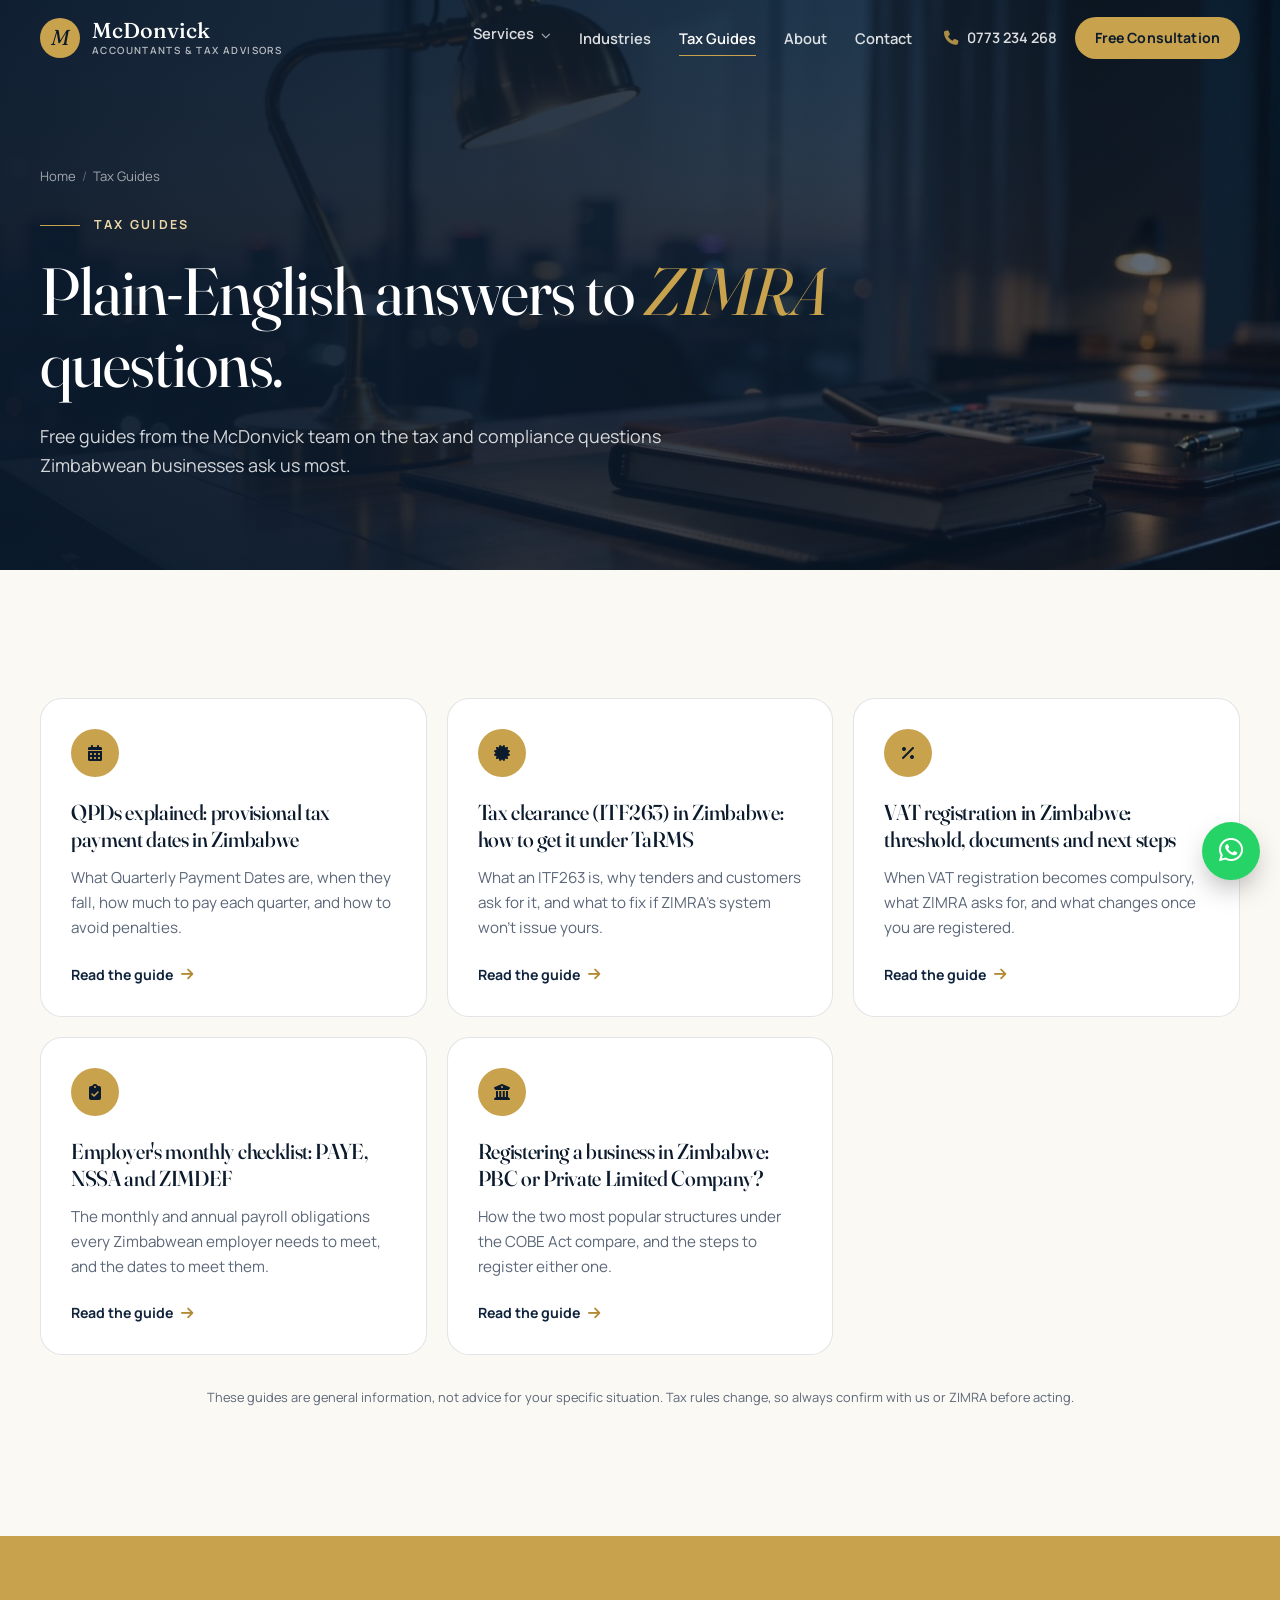
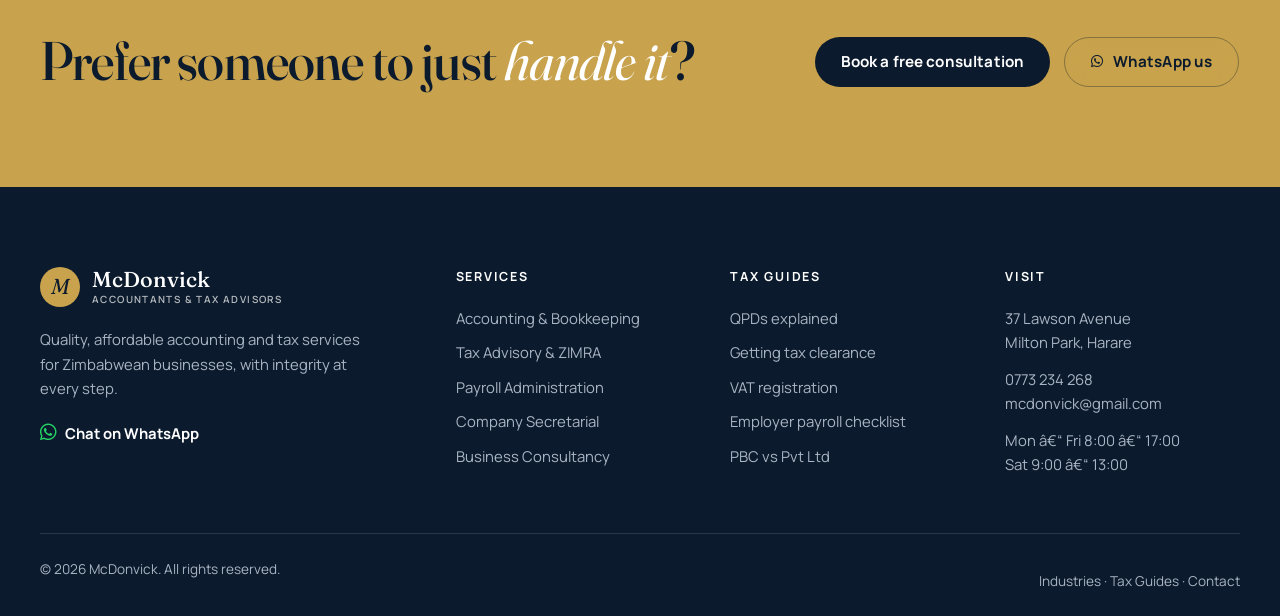
<file: guides/index.html>
<!DOCTYPE html>
<html lang="en">
<head>
    <meta charset="UTF-8">
    <meta name="viewport" content="width=device-width, initial-scale=1.0">
    <title>Zimbabwe Tax Guides for Businesses | McDonvick</title>
    <meta name="description" content="Free plain-English guides to ZIMRA QPDs, tax clearance (ITF263), VAT registration, PAYE and NSSA, and company registration in Zimbabwe.">
    <meta name="theme-color" content="#0b1a2c">
    <link rel="canonical" href="https://mcdonvick.co.zw/guides/">
    <meta property="og:site_name" content="McDonvick">
    <meta property="og:title" content="Zimbabwe Tax Guides for Businesses | McDonvick">
    <meta property="og:description" content="Free plain-English guides to ZIMRA QPDs, tax clearance (ITF263), VAT registration, PAYE and NSSA, and company registration in Zimbabwe.">
    <meta property="og:type" content="website">
    <meta property="og:url" content="https://mcdonvick.co.zw/guides/">
    <meta property="og:image" content="https://mcdonvick.co.zw/assets/video/hero-poster.jpg">
    <link rel="icon" type="image/png" href="/assets/images/macdonvich.png">

    <link rel="preconnect" href="https://fonts.googleapis.com">
    <link rel="preconnect" href="https://fonts.gstatic.com" crossorigin>
    <link href="https://fonts.googleapis.com/css2?family=Fraunces:ital,opsz,wght@0,9..144,400;0,9..144,500;0,9..144,600;1,9..144,400;1,9..144,500&family=Manrope:wght@400;500;600;700&display=swap" rel="stylesheet">
    <link rel="stylesheet" href="https://cdnjs.cloudflare.com/ajax/libs/font-awesome/6.4.2/css/all.min.css">
    <link rel="stylesheet" href="/assets/css/site.css?v=4">
    <script>document.documentElement.classList.add('js');</script>
    <script type="application/ld+json">{"@context":"https://schema.org","@type":"AccountingService","@id":"https://mcdonvick.co.zw/#business","name":"McDonvick","url":"https://mcdonvick.co.zw/","image":"https://mcdonvick.co.zw/assets/video/hero-poster.jpg","email":"mcdonvick@gmail.com","telephone":"+263773234268","address":{"@type":"PostalAddress","streetAddress":"37 Lawson Avenue, Milton Park","addressLocality":"Harare","addressCountry":"ZW"},"areaServed":"Zimbabwe","openingHoursSpecification":[{"@type":"OpeningHoursSpecification","dayOfWeek":["Monday","Tuesday","Wednesday","Thursday","Friday"],"opens":"08:00","closes":"17:00"},{"@type":"OpeningHoursSpecification","dayOfWeek":"Saturday","opens":"09:00","closes":"13:00"}]}</script>
    <script type="application/ld+json">{"@context":"https://schema.org","@type":"BreadcrumbList","itemListElement":[{"@type":"ListItem","position":1,"name":"Home","item":"https://mcdonvick.co.zw/"},{"@type":"ListItem","position":2,"name":"Tax Guides","item":"https://mcdonvick.co.zw/guides/"}]}</script>
</head>
<body>
    <!-- Generated by tools/build.mjs from src/ â€” edit the source files, not this output. -->
    <a class="skip-link" href="#main">Skip to content</a>

    <header class="site-header" id="header">
        <div class="wrap header-inner">
            <a href="/" class="brand" aria-label="McDonvick home">
                <span class="brand-mark">M</span>
                <span class="brand-name">McDonvick<small>Accountants &amp; Tax Advisors</small></span>
            </a>
            <nav class="main-nav" id="mainNav" aria-label="Main">
                <div class="nav-group">
                    <a href="/services/">Services <i class="fas fa-chevron-down nav-caret" aria-hidden="true"></i></a>
                    <div class="subnav">
                        <a href="/services/accounting-bookkeeping/"><i class="fas fa-book-open" aria-hidden="true"></i> Accounting &amp; Bookkeeping</a>
                        <a href="/services/tax-advisory/"><i class="fas fa-file-invoice-dollar" aria-hidden="true"></i> Tax Advisory &amp; ZIMRA</a>
                        <a href="/services/payroll/"><i class="fas fa-users" aria-hidden="true"></i> Payroll Administration</a>
                        <a href="/services/company-secretarial/"><i class="fas fa-building" aria-hidden="true"></i> Company Secretarial</a>
                        <a href="/services/business-consultancy/"><i class="fas fa-chart-line" aria-hidden="true"></i> Business Consultancy</a>
                    </div>
                </div>
                <a href="/industries/">Industries</a>
                <a href="/guides/" aria-current="page">Tax Guides</a>
                <a href="/#about">About</a>
                <a href="/#contact">Contact</a>
                <a href="/#contact" class="btn btn-gold nav-mobile-cta">Book a Free Consultation</a>
            </nav>
            <div class="header-actions">
                <a href="tel:+263773234268" class="header-phone"><i class="fas fa-phone"></i> 0773 234 268</a>
                <a href="/#contact" class="btn btn-gold btn-sm">Free Consultation</a>
                <button class="menu-toggle" id="menuToggle" aria-label="Open menu" aria-expanded="false" aria-controls="mainNav">
                    <span></span><span></span>
                </button>
            </div>
        </div>
    </header>

    <main id="main">

        <section class="page-hero">
            <div class="page-hero-media" aria-hidden="true">
                <img src="/assets/video/hero-poster.jpg" alt="">
                <div class="page-hero-shade"></div>
            </div>
            <div class="wrap page-hero-inner">
                <nav class="crumbs" aria-label="Breadcrumb"><ol><li><a href="/">Home</a></li><li aria-current="page">Tax Guides</li></ol></nav>
                <p class="kicker"><span class="kicker-line"></span> Tax guides</p>
                <h1>Plain-English answers to <em>ZIMRA</em> questions.</h1>
                <p class="page-hero-lead">Free guides from the McDonvick team on the tax and compliance questions Zimbabwean businesses ask us most.</p>
                
            </div>
        </section>
        <section class="section">
            <div class="wrap">
                <div class="guide-grid">
                    
                    <a class="guide-card reveal" href="/guides/qpd-provisional-tax/">
                        <span class="guide-icon"><i class="fas fa-calendar-days"></i></span>
                        <h3>QPDs explained: provisional tax payment dates in Zimbabwe</h3>
                        <p>What Quarterly Payment Dates are, when they fall, how much to pay each quarter, and how to avoid penalties.</p>
                        <span class="guide-link">Read the guide <i class="fas fa-arrow-right"></i></span>
                    </a>
                    <a class="guide-card reveal" href="/guides/tax-clearance-itf263/">
                        <span class="guide-icon"><i class="fas fa-certificate"></i></span>
                        <h3>Tax clearance (ITF263) in Zimbabwe: how to get it under TaRMS</h3>
                        <p>What an ITF263 is, why tenders and customers ask for it, and what to fix if ZIMRA's system won't issue yours.</p>
                        <span class="guide-link">Read the guide <i class="fas fa-arrow-right"></i></span>
                    </a>
                    <a class="guide-card reveal" href="/guides/vat-registration-zimbabwe/">
                        <span class="guide-icon"><i class="fas fa-percent"></i></span>
                        <h3>VAT registration in Zimbabwe: threshold, documents and next steps</h3>
                        <p>When VAT registration becomes compulsory, what ZIMRA asks for, and what changes once you are registered.</p>
                        <span class="guide-link">Read the guide <i class="fas fa-arrow-right"></i></span>
                    </a>
                    <a class="guide-card reveal" href="/guides/employer-paye-nssa-checklist/">
                        <span class="guide-icon"><i class="fas fa-clipboard-check"></i></span>
                        <h3>Employer's monthly checklist: PAYE, NSSA and ZIMDEF</h3>
                        <p>The monthly and annual payroll obligations every Zimbabwean employer needs to meet, and the dates to meet them.</p>
                        <span class="guide-link">Read the guide <i class="fas fa-arrow-right"></i></span>
                    </a>
                    <a class="guide-card reveal" href="/guides/company-registration-pbc-vs-pvt-ltd/">
                        <span class="guide-icon"><i class="fas fa-building-columns"></i></span>
                        <h3>Registering a business in Zimbabwe: PBC or Private Limited Company?</h3>
                        <p>How the two most popular structures under the COBE Act compare, and the steps to register either one.</p>
                        <span class="guide-link">Read the guide <i class="fas fa-arrow-right"></i></span>
                    </a>
                </div>
                <p class="fineprint guides-note">These guides are general information, not advice for your specific situation. Tax rules change, so always confirm with us or ZIMRA before acting.</p>
            </div>
        </section>

        <section class="cta-band">
            <div class="wrap cta-inner reveal">
                <h2>Prefer someone to just <em>handle it</em>?</h2>
                <div class="cta-actions">
                    <a href="/#contact" class="btn btn-gold">Book a free consultation</a>
                    <a href="https://wa.me/263773234268" class="btn btn-glass" target="_blank" rel="noopener noreferrer"><i class="fab fa-whatsapp"></i> WhatsApp us</a>
                </div>
            </div>
        </section>
    </main>

    <footer class="site-footer">
        <div class="wrap footer-grid">
            <div class="footer-brand">
                <a href="/" class="brand">
                    <span class="brand-mark">M</span>
                    <span class="brand-name">McDonvick<small>Accountants &amp; Tax Advisors</small></span>
                </a>
                <p>Quality, affordable accounting and tax services for Zimbabwean businesses, with integrity at every step.</p>
                <a href="https://wa.me/263773234268" class="footer-wa" target="_blank" rel="noopener noreferrer"><i class="fab fa-whatsapp"></i> Chat on WhatsApp</a>
            </div>
            <div>
                <h4>Services</h4>
                <ul>
                    <li><a href="/services/accounting-bookkeeping/">Accounting &amp; Bookkeeping</a></li>
                    <li><a href="/services/tax-advisory/">Tax Advisory &amp; ZIMRA</a></li>
                    <li><a href="/services/payroll/">Payroll Administration</a></li>
                    <li><a href="/services/company-secretarial/">Company Secretarial</a></li>
                    <li><a href="/services/business-consultancy/">Business Consultancy</a></li>
                </ul>
            </div>
            <div>
                <h4>Tax Guides</h4>
                <ul>
                    <li><a href="/guides/qpd-provisional-tax/">QPDs explained</a></li>
                    <li><a href="/guides/tax-clearance-itf263/">Getting tax clearance</a></li>
                    <li><a href="/guides/vat-registration-zimbabwe/">VAT registration</a></li>
                    <li><a href="/guides/employer-paye-nssa-checklist/">Employer payroll checklist</a></li>
                    <li><a href="/guides/company-registration-pbc-vs-pvt-ltd/">PBC vs Pvt Ltd</a></li>
                </ul>
            </div>
            <div>
                <h4>Visit</h4>
                <p>37 Lawson Avenue<br>Milton Park, Harare</p>
                <p><a href="tel:+263773234268">0773 234 268</a><br><a href="mailto:mcdonvick@gmail.com">mcdonvick@gmail.com</a></p>
                <p>Mon â€“ Fri 8:00 â€“ 17:00<br>Sat 9:00 â€“ 13:00</p>
            </div>
        </div>
        <div class="wrap footer-bar">
            <p>&copy; <span id="year">2026</span> McDonvick. All rights reserved.</p>
            <p><a href="/industries/">Industries</a> &middot; <a href="/guides/">Tax Guides</a> &middot; <a href="/#contact">Contact</a></p>
        </div>
    </footer>

    <a href="https://wa.me/263773234268" class="wa-float" target="_blank" rel="noopener noreferrer" aria-label="Chat with McDonvick on WhatsApp"><i class="fab fa-whatsapp"></i></a>

    <script src="/assets/js/site.js?v=4"></script>
</body>
</html>
</file>
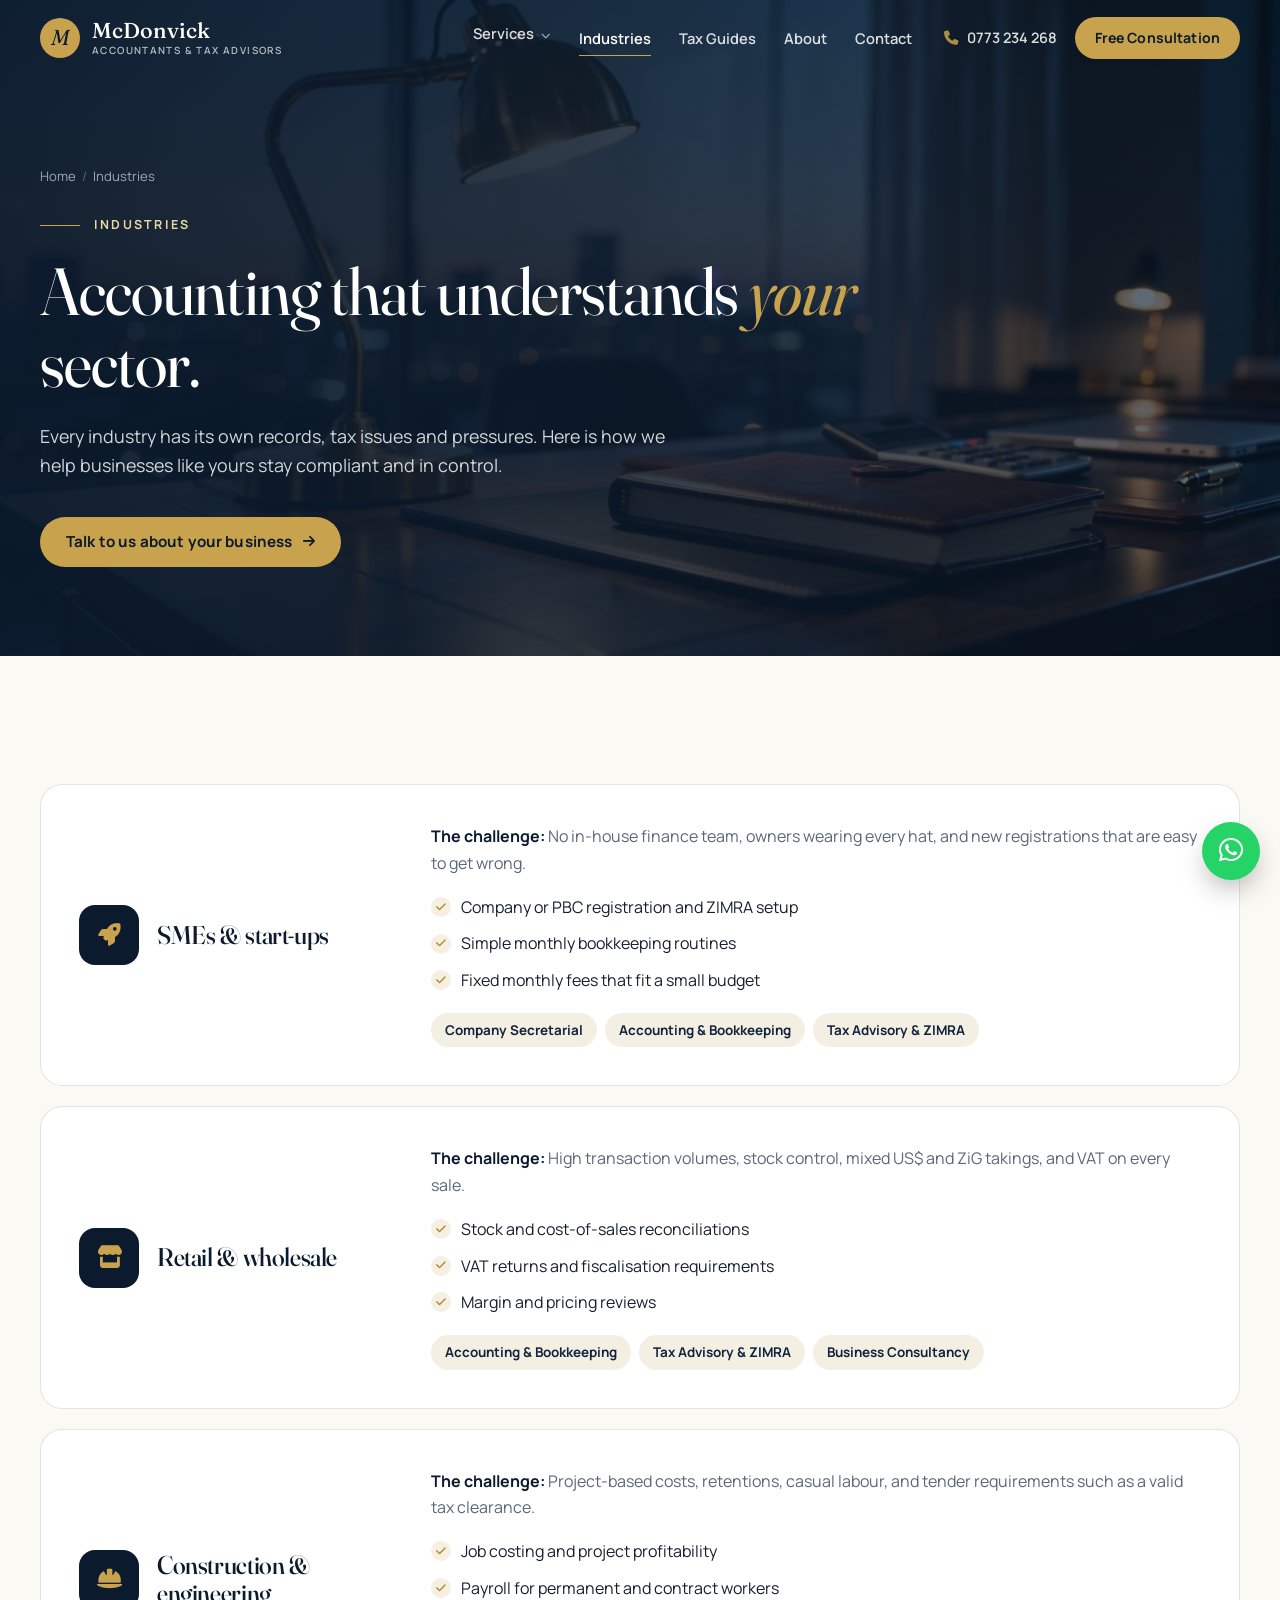
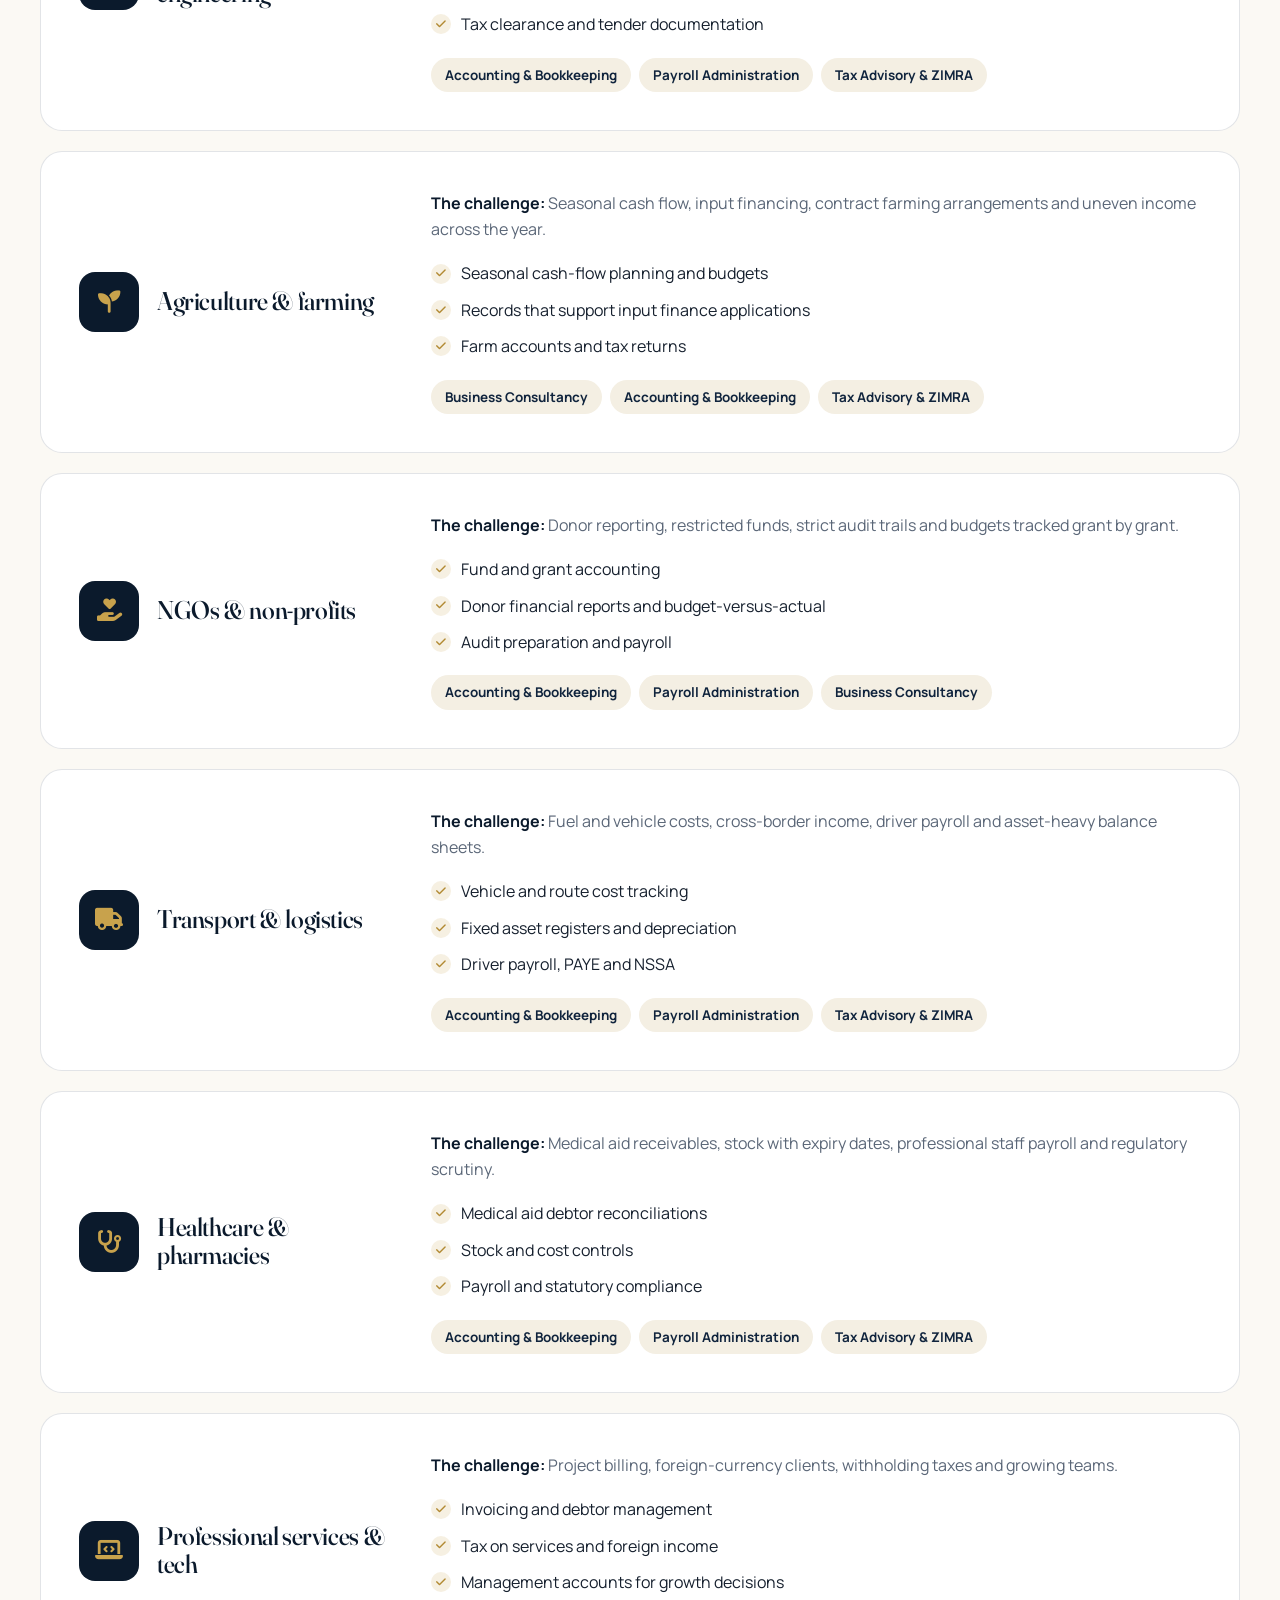
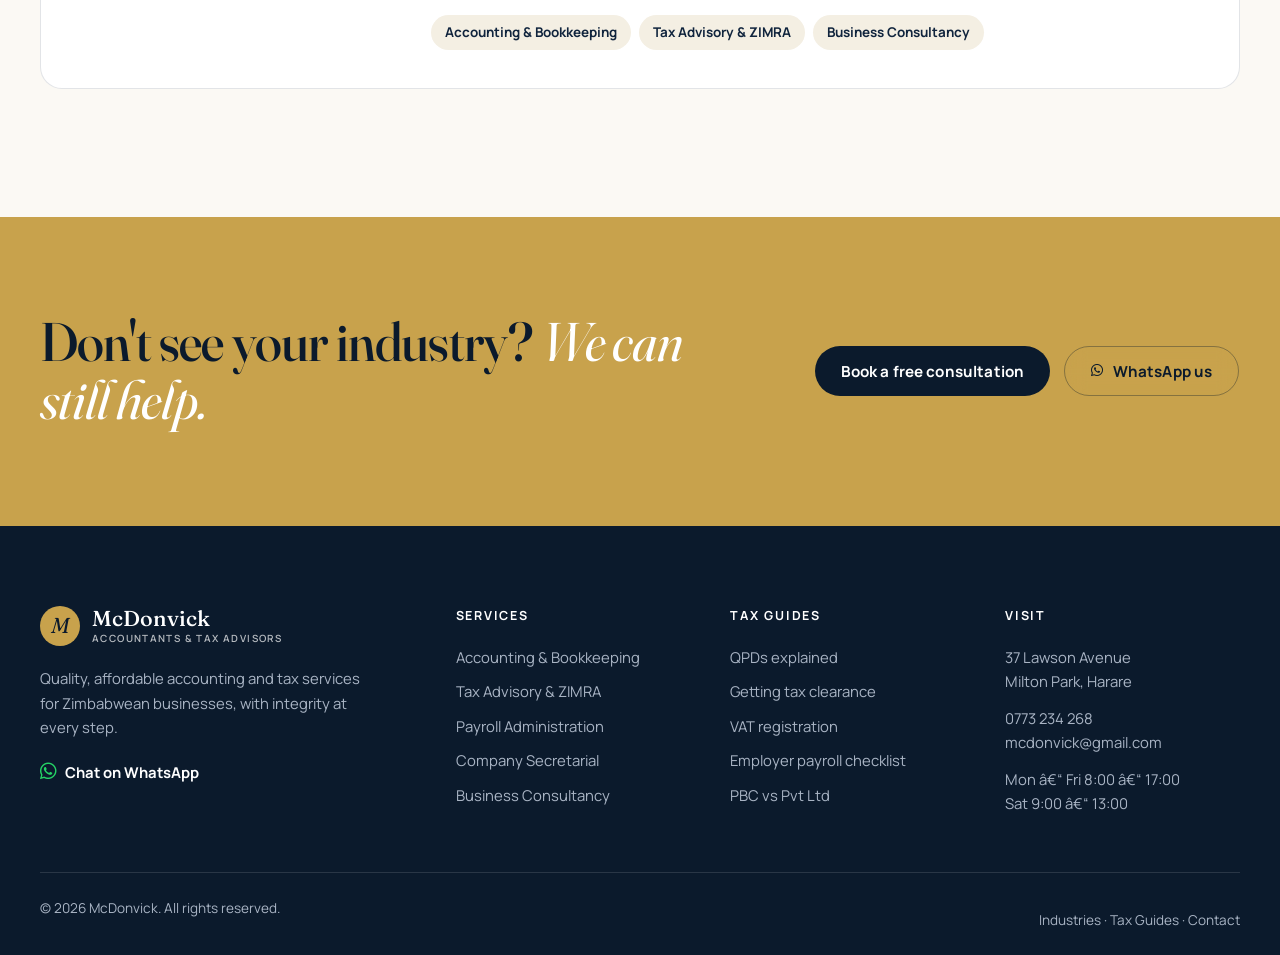
<file: industries/index.html>
<!DOCTYPE html>
<html lang="en">
<head>
    <meta charset="UTF-8">
    <meta name="viewport" content="width=device-width, initial-scale=1.0">
    <title>Industries We Serve | McDonvick</title>
    <meta name="description" content="Accounting, tax and payroll support tailored to Zimbabwean SMEs, retail, construction, agriculture, NGOs, transport, healthcare and professional services.">
    <meta name="theme-color" content="#0b1a2c">
    <link rel="canonical" href="https://mcdonvick.co.zw/industries/">
    <meta property="og:site_name" content="McDonvick">
    <meta property="og:title" content="Industries We Serve | McDonvick">
    <meta property="og:description" content="Accounting, tax and payroll support tailored to Zimbabwean SMEs, retail, construction, agriculture, NGOs, transport, healthcare and professional services.">
    <meta property="og:type" content="website">
    <meta property="og:url" content="https://mcdonvick.co.zw/industries/">
    <meta property="og:image" content="https://mcdonvick.co.zw/assets/video/hero-poster.jpg">
    <link rel="icon" type="image/png" href="/assets/images/macdonvich.png">

    <link rel="preconnect" href="https://fonts.googleapis.com">
    <link rel="preconnect" href="https://fonts.gstatic.com" crossorigin>
    <link href="https://fonts.googleapis.com/css2?family=Fraunces:ital,opsz,wght@0,9..144,400;0,9..144,500;0,9..144,600;1,9..144,400;1,9..144,500&family=Manrope:wght@400;500;600;700&display=swap" rel="stylesheet">
    <link rel="stylesheet" href="https://cdnjs.cloudflare.com/ajax/libs/font-awesome/6.4.2/css/all.min.css">
    <link rel="stylesheet" href="/assets/css/site.css?v=4">
    <script>document.documentElement.classList.add('js');</script>
    <script type="application/ld+json">{"@context":"https://schema.org","@type":"AccountingService","@id":"https://mcdonvick.co.zw/#business","name":"McDonvick","url":"https://mcdonvick.co.zw/","image":"https://mcdonvick.co.zw/assets/video/hero-poster.jpg","email":"mcdonvick@gmail.com","telephone":"+263773234268","address":{"@type":"PostalAddress","streetAddress":"37 Lawson Avenue, Milton Park","addressLocality":"Harare","addressCountry":"ZW"},"areaServed":"Zimbabwe","openingHoursSpecification":[{"@type":"OpeningHoursSpecification","dayOfWeek":["Monday","Tuesday","Wednesday","Thursday","Friday"],"opens":"08:00","closes":"17:00"},{"@type":"OpeningHoursSpecification","dayOfWeek":"Saturday","opens":"09:00","closes":"13:00"}]}</script>
    <script type="application/ld+json">{"@context":"https://schema.org","@type":"BreadcrumbList","itemListElement":[{"@type":"ListItem","position":1,"name":"Home","item":"https://mcdonvick.co.zw/"},{"@type":"ListItem","position":2,"name":"Industries","item":"https://mcdonvick.co.zw/industries/"}]}</script>
</head>
<body>
    <!-- Generated by tools/build.mjs from src/ â€” edit the source files, not this output. -->
    <a class="skip-link" href="#main">Skip to content</a>

    <header class="site-header" id="header">
        <div class="wrap header-inner">
            <a href="/" class="brand" aria-label="McDonvick home">
                <span class="brand-mark">M</span>
                <span class="brand-name">McDonvick<small>Accountants &amp; Tax Advisors</small></span>
            </a>
            <nav class="main-nav" id="mainNav" aria-label="Main">
                <div class="nav-group">
                    <a href="/services/">Services <i class="fas fa-chevron-down nav-caret" aria-hidden="true"></i></a>
                    <div class="subnav">
                        <a href="/services/accounting-bookkeeping/"><i class="fas fa-book-open" aria-hidden="true"></i> Accounting &amp; Bookkeeping</a>
                        <a href="/services/tax-advisory/"><i class="fas fa-file-invoice-dollar" aria-hidden="true"></i> Tax Advisory &amp; ZIMRA</a>
                        <a href="/services/payroll/"><i class="fas fa-users" aria-hidden="true"></i> Payroll Administration</a>
                        <a href="/services/company-secretarial/"><i class="fas fa-building" aria-hidden="true"></i> Company Secretarial</a>
                        <a href="/services/business-consultancy/"><i class="fas fa-chart-line" aria-hidden="true"></i> Business Consultancy</a>
                    </div>
                </div>
                <a href="/industries/" aria-current="page">Industries</a>
                <a href="/guides/">Tax Guides</a>
                <a href="/#about">About</a>
                <a href="/#contact">Contact</a>
                <a href="/#contact" class="btn btn-gold nav-mobile-cta">Book a Free Consultation</a>
            </nav>
            <div class="header-actions">
                <a href="tel:+263773234268" class="header-phone"><i class="fas fa-phone"></i> 0773 234 268</a>
                <a href="/#contact" class="btn btn-gold btn-sm">Free Consultation</a>
                <button class="menu-toggle" id="menuToggle" aria-label="Open menu" aria-expanded="false" aria-controls="mainNav">
                    <span></span><span></span>
                </button>
            </div>
        </div>
    </header>

    <main id="main">

        <section class="page-hero">
            <div class="page-hero-media" aria-hidden="true">
                <img src="/assets/video/hero-poster.jpg" alt="">
                <div class="page-hero-shade"></div>
            </div>
            <div class="wrap page-hero-inner">
                <nav class="crumbs" aria-label="Breadcrumb"><ol><li><a href="/">Home</a></li><li aria-current="page">Industries</li></ol></nav>
                <p class="kicker"><span class="kicker-line"></span> Industries</p>
                <h1>Accounting that understands <em>your</em> sector.</h1>
                <p class="page-hero-lead">Every industry has its own records, tax issues and pressures. Here is how we help businesses like yours stay compliant and in control.</p>
                <div class="hero-ctas"><a href="/#contact" class="btn btn-gold">Talk to us about your business <i class="fas fa-arrow-right"></i></a></div>
            </div>
        </section>
        <section class="section">
            <div class="wrap industry-list">
                
                <article class="industry reveal" id="smes">
                    <div class="industry-head">
                        <span class="industry-icon"><i class="fas fa-rocket"></i></span>
                        <h2>SMEs &amp; start-ups</h2>
                    </div>
                    <div class="industry-body">
                        <p class="industry-challenge"><strong>The challenge:</strong> No in-house finance team, owners wearing every hat, and new registrations that are easy to get wrong.</p>
                        <ul class="checklist"><li>Company or PBC registration and ZIMRA setup</li><li>Simple monthly bookkeeping routines</li><li>Fixed monthly fees that fit a small budget</li></ul>
                        <p class="industry-services"><a href="/services/company-secretarial/">Company Secretarial</a><a href="/services/accounting-bookkeeping/">Accounting &amp; Bookkeeping</a><a href="/services/tax-advisory/">Tax Advisory &amp; ZIMRA</a></p>
                    </div>
                </article>
                <article class="industry reveal" id="retail">
                    <div class="industry-head">
                        <span class="industry-icon"><i class="fas fa-store"></i></span>
                        <h2>Retail &amp; wholesale</h2>
                    </div>
                    <div class="industry-body">
                        <p class="industry-challenge"><strong>The challenge:</strong> High transaction volumes, stock control, mixed US$ and ZiG takings, and VAT on every sale.</p>
                        <ul class="checklist"><li>Stock and cost-of-sales reconciliations</li><li>VAT returns and fiscalisation requirements</li><li>Margin and pricing reviews</li></ul>
                        <p class="industry-services"><a href="/services/accounting-bookkeeping/">Accounting &amp; Bookkeeping</a><a href="/services/tax-advisory/">Tax Advisory &amp; ZIMRA</a><a href="/services/business-consultancy/">Business Consultancy</a></p>
                    </div>
                </article>
                <article class="industry reveal" id="construction">
                    <div class="industry-head">
                        <span class="industry-icon"><i class="fas fa-helmet-safety"></i></span>
                        <h2>Construction &amp; engineering</h2>
                    </div>
                    <div class="industry-body">
                        <p class="industry-challenge"><strong>The challenge:</strong> Project-based costs, retentions, casual labour, and tender requirements such as a valid tax clearance.</p>
                        <ul class="checklist"><li>Job costing and project profitability</li><li>Payroll for permanent and contract workers</li><li>Tax clearance and tender documentation</li></ul>
                        <p class="industry-services"><a href="/services/accounting-bookkeeping/">Accounting &amp; Bookkeeping</a><a href="/services/payroll/">Payroll Administration</a><a href="/services/tax-advisory/">Tax Advisory &amp; ZIMRA</a></p>
                    </div>
                </article>
                <article class="industry reveal" id="agriculture">
                    <div class="industry-head">
                        <span class="industry-icon"><i class="fas fa-seedling"></i></span>
                        <h2>Agriculture &amp; farming</h2>
                    </div>
                    <div class="industry-body">
                        <p class="industry-challenge"><strong>The challenge:</strong> Seasonal cash flow, input financing, contract farming arrangements and uneven income across the year.</p>
                        <ul class="checklist"><li>Seasonal cash-flow planning and budgets</li><li>Records that support input finance applications</li><li>Farm accounts and tax returns</li></ul>
                        <p class="industry-services"><a href="/services/business-consultancy/">Business Consultancy</a><a href="/services/accounting-bookkeeping/">Accounting &amp; Bookkeeping</a><a href="/services/tax-advisory/">Tax Advisory &amp; ZIMRA</a></p>
                    </div>
                </article>
                <article class="industry reveal" id="ngos">
                    <div class="industry-head">
                        <span class="industry-icon"><i class="fas fa-hand-holding-heart"></i></span>
                        <h2>NGOs &amp; non-profits</h2>
                    </div>
                    <div class="industry-body">
                        <p class="industry-challenge"><strong>The challenge:</strong> Donor reporting, restricted funds, strict audit trails and budgets tracked grant by grant.</p>
                        <ul class="checklist"><li>Fund and grant accounting</li><li>Donor financial reports and budget-versus-actual</li><li>Audit preparation and payroll</li></ul>
                        <p class="industry-services"><a href="/services/accounting-bookkeeping/">Accounting &amp; Bookkeeping</a><a href="/services/payroll/">Payroll Administration</a><a href="/services/business-consultancy/">Business Consultancy</a></p>
                    </div>
                </article>
                <article class="industry reveal" id="transport">
                    <div class="industry-head">
                        <span class="industry-icon"><i class="fas fa-truck"></i></span>
                        <h2>Transport &amp; logistics</h2>
                    </div>
                    <div class="industry-body">
                        <p class="industry-challenge"><strong>The challenge:</strong> Fuel and vehicle costs, cross-border income, driver payroll and asset-heavy balance sheets.</p>
                        <ul class="checklist"><li>Vehicle and route cost tracking</li><li>Fixed asset registers and depreciation</li><li>Driver payroll, PAYE and NSSA</li></ul>
                        <p class="industry-services"><a href="/services/accounting-bookkeeping/">Accounting &amp; Bookkeeping</a><a href="/services/payroll/">Payroll Administration</a><a href="/services/tax-advisory/">Tax Advisory &amp; ZIMRA</a></p>
                    </div>
                </article>
                <article class="industry reveal" id="healthcare">
                    <div class="industry-head">
                        <span class="industry-icon"><i class="fas fa-stethoscope"></i></span>
                        <h2>Healthcare &amp; pharmacies</h2>
                    </div>
                    <div class="industry-body">
                        <p class="industry-challenge"><strong>The challenge:</strong> Medical aid receivables, stock with expiry dates, professional staff payroll and regulatory scrutiny.</p>
                        <ul class="checklist"><li>Medical aid debtor reconciliations</li><li>Stock and cost controls</li><li>Payroll and statutory compliance</li></ul>
                        <p class="industry-services"><a href="/services/accounting-bookkeeping/">Accounting &amp; Bookkeeping</a><a href="/services/payroll/">Payroll Administration</a><a href="/services/tax-advisory/">Tax Advisory &amp; ZIMRA</a></p>
                    </div>
                </article>
                <article class="industry reveal" id="services">
                    <div class="industry-head">
                        <span class="industry-icon"><i class="fas fa-laptop-code"></i></span>
                        <h2>Professional services &amp; tech</h2>
                    </div>
                    <div class="industry-body">
                        <p class="industry-challenge"><strong>The challenge:</strong> Project billing, foreign-currency clients, withholding taxes and growing teams.</p>
                        <ul class="checklist"><li>Invoicing and debtor management</li><li>Tax on services and foreign income</li><li>Management accounts for growth decisions</li></ul>
                        <p class="industry-services"><a href="/services/accounting-bookkeeping/">Accounting &amp; Bookkeeping</a><a href="/services/tax-advisory/">Tax Advisory &amp; ZIMRA</a><a href="/services/business-consultancy/">Business Consultancy</a></p>
                    </div>
                </article>
            </div>
        </section>

        <section class="cta-band">
            <div class="wrap cta-inner reveal">
                <h2>Don't see your industry? <em>We can still help.</em></h2>
                <div class="cta-actions">
                    <a href="/#contact" class="btn btn-gold">Book a free consultation</a>
                    <a href="https://wa.me/263773234268" class="btn btn-glass" target="_blank" rel="noopener noreferrer"><i class="fab fa-whatsapp"></i> WhatsApp us</a>
                </div>
            </div>
        </section>
    </main>

    <footer class="site-footer">
        <div class="wrap footer-grid">
            <div class="footer-brand">
                <a href="/" class="brand">
                    <span class="brand-mark">M</span>
                    <span class="brand-name">McDonvick<small>Accountants &amp; Tax Advisors</small></span>
                </a>
                <p>Quality, affordable accounting and tax services for Zimbabwean businesses, with integrity at every step.</p>
                <a href="https://wa.me/263773234268" class="footer-wa" target="_blank" rel="noopener noreferrer"><i class="fab fa-whatsapp"></i> Chat on WhatsApp</a>
            </div>
            <div>
                <h4>Services</h4>
                <ul>
                    <li><a href="/services/accounting-bookkeeping/">Accounting &amp; Bookkeeping</a></li>
                    <li><a href="/services/tax-advisory/">Tax Advisory &amp; ZIMRA</a></li>
                    <li><a href="/services/payroll/">Payroll Administration</a></li>
                    <li><a href="/services/company-secretarial/">Company Secretarial</a></li>
                    <li><a href="/services/business-consultancy/">Business Consultancy</a></li>
                </ul>
            </div>
            <div>
                <h4>Tax Guides</h4>
                <ul>
                    <li><a href="/guides/qpd-provisional-tax/">QPDs explained</a></li>
                    <li><a href="/guides/tax-clearance-itf263/">Getting tax clearance</a></li>
                    <li><a href="/guides/vat-registration-zimbabwe/">VAT registration</a></li>
                    <li><a href="/guides/employer-paye-nssa-checklist/">Employer payroll checklist</a></li>
                    <li><a href="/guides/company-registration-pbc-vs-pvt-ltd/">PBC vs Pvt Ltd</a></li>
                </ul>
            </div>
            <div>
                <h4>Visit</h4>
                <p>37 Lawson Avenue<br>Milton Park, Harare</p>
                <p><a href="tel:+263773234268">0773 234 268</a><br><a href="mailto:mcdonvick@gmail.com">mcdonvick@gmail.com</a></p>
                <p>Mon â€“ Fri 8:00 â€“ 17:00<br>Sat 9:00 â€“ 13:00</p>
            </div>
        </div>
        <div class="wrap footer-bar">
            <p>&copy; <span id="year">2026</span> McDonvick. All rights reserved.</p>
            <p><a href="/industries/">Industries</a> &middot; <a href="/guides/">Tax Guides</a> &middot; <a href="/#contact">Contact</a></p>
        </div>
    </footer>

    <a href="https://wa.me/263773234268" class="wa-float" target="_blank" rel="noopener noreferrer" aria-label="Chat with McDonvick on WhatsApp"><i class="fab fa-whatsapp"></i></a>

    <script src="/assets/js/site.js?v=4"></script>
</body>
</html>
</file>
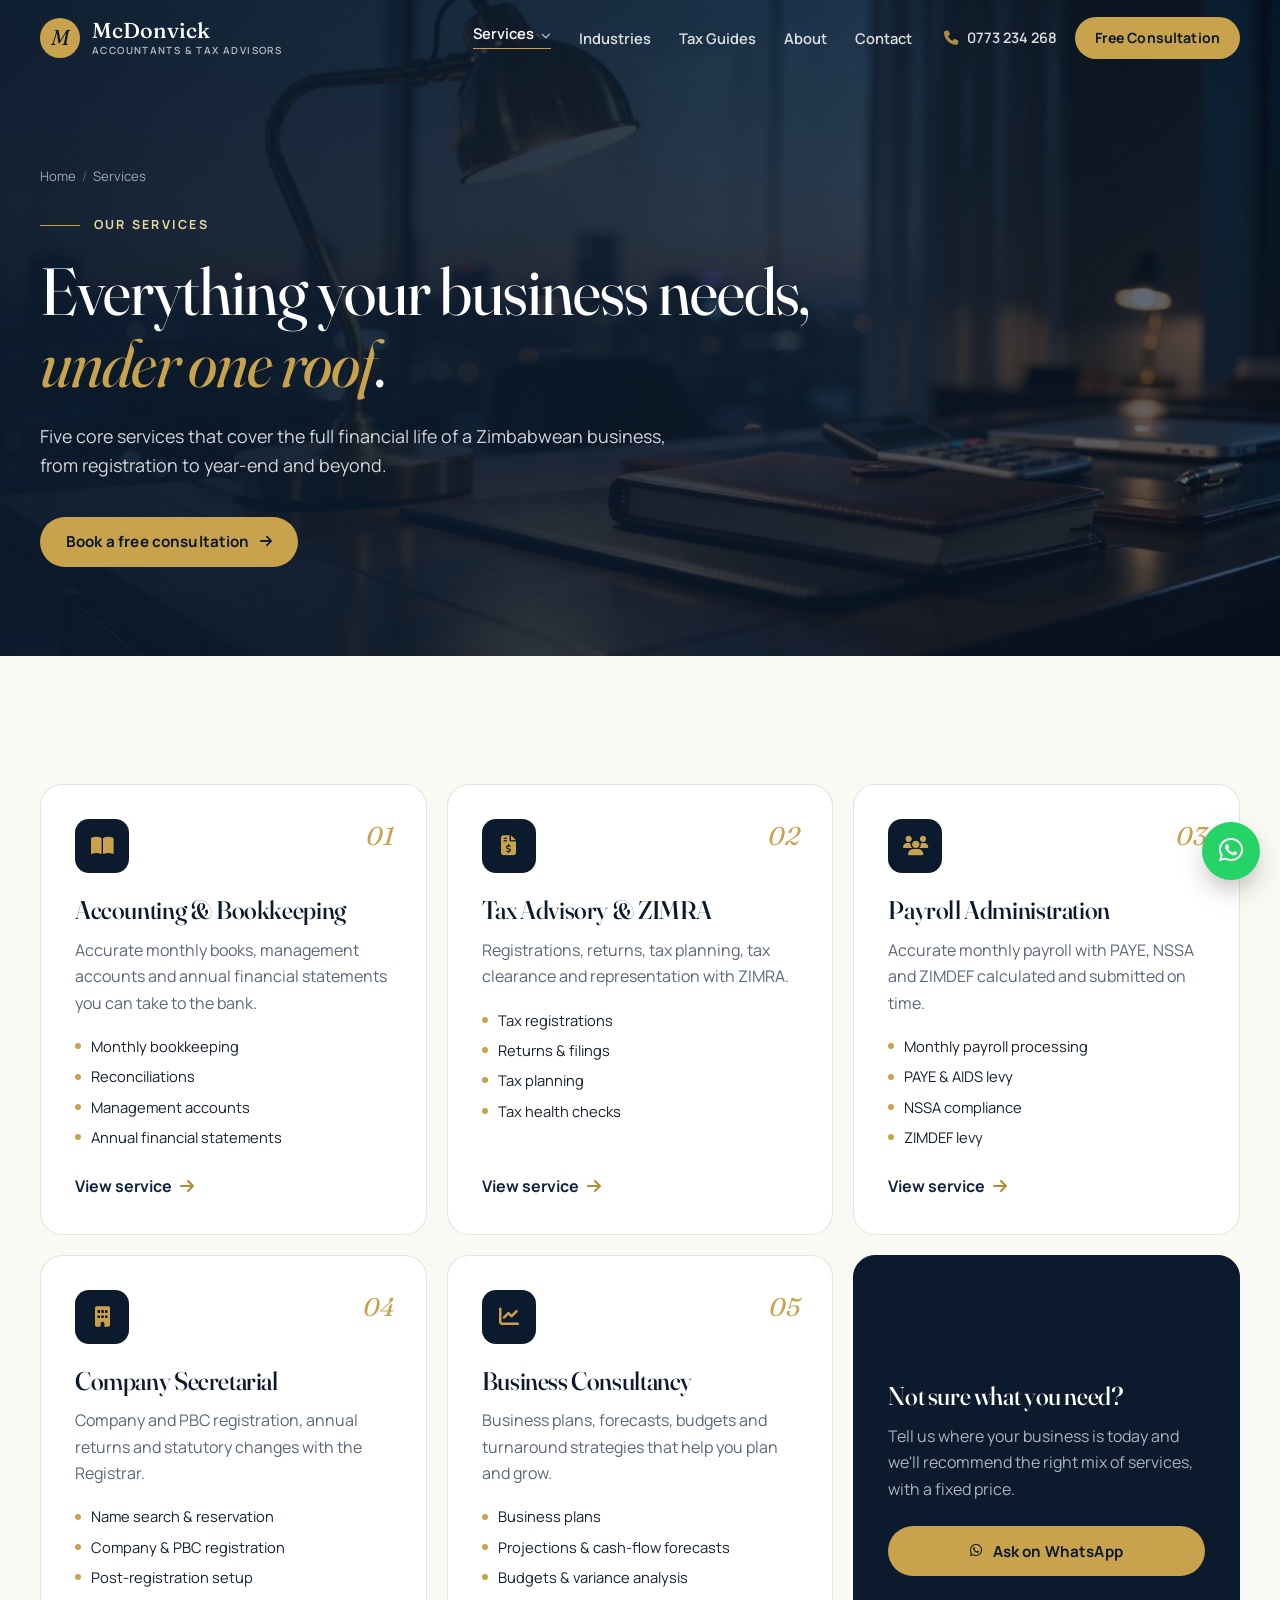
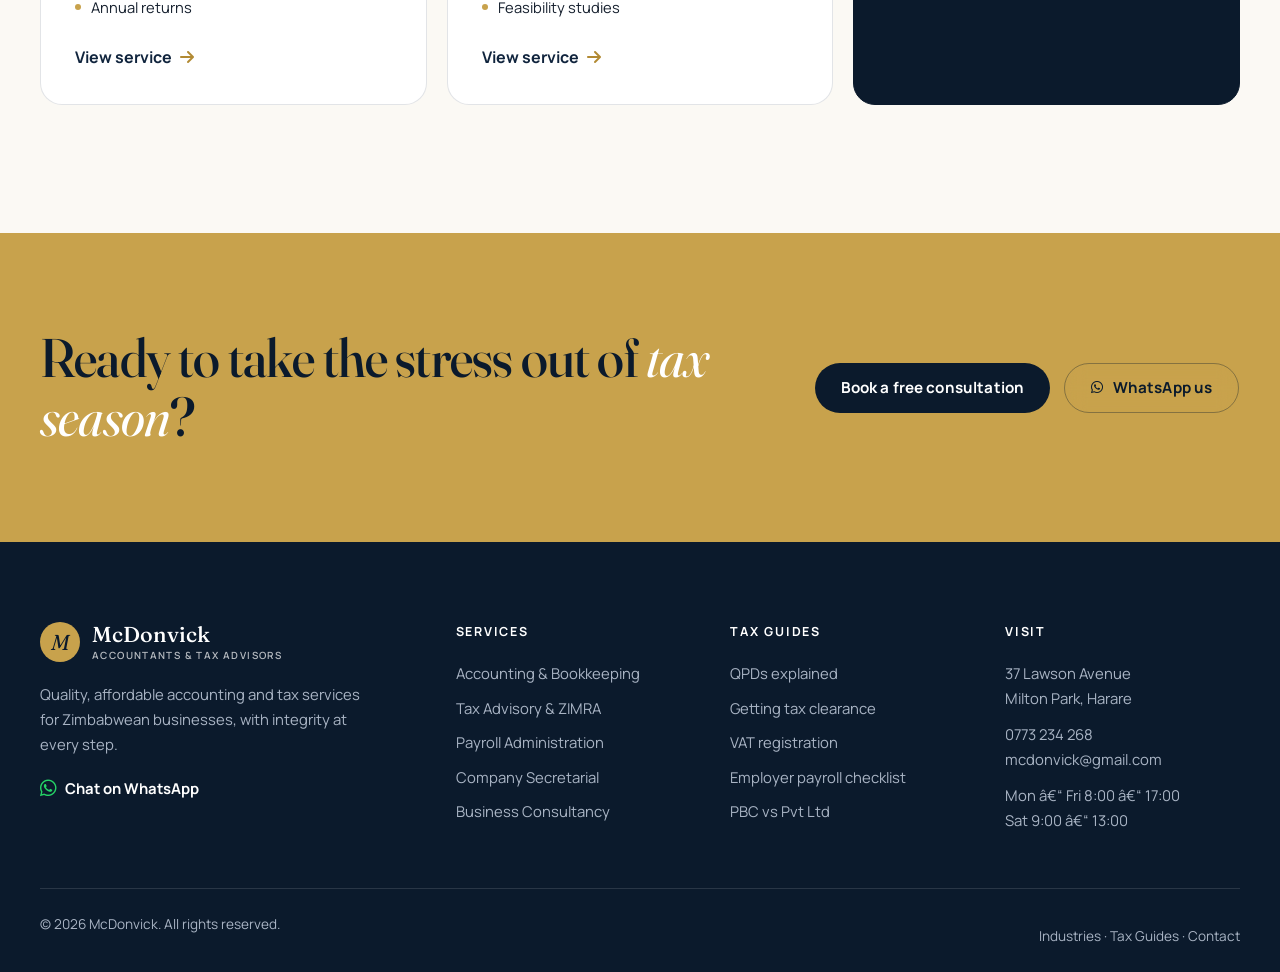
<file: services/index.html>
<!DOCTYPE html>
<html lang="en">
<head>
    <meta charset="UTF-8">
    <meta name="viewport" content="width=device-width, initial-scale=1.0">
    <title>Accounting, Tax &amp; Payroll Services in Harare | McDonvick</title>
    <meta name="description" content="Accounting and bookkeeping, ZIMRA tax advisory, payroll, company secretarial and business consultancy services for Zimbabwean businesses.">
    <meta name="theme-color" content="#0b1a2c">
    <link rel="canonical" href="https://mcdonvick.co.zw/services/">
    <meta property="og:site_name" content="McDonvick">
    <meta property="og:title" content="Accounting, Tax &amp; Payroll Services in Harare | McDonvick">
    <meta property="og:description" content="Accounting and bookkeeping, ZIMRA tax advisory, payroll, company secretarial and business consultancy services for Zimbabwean businesses.">
    <meta property="og:type" content="website">
    <meta property="og:url" content="https://mcdonvick.co.zw/services/">
    <meta property="og:image" content="https://mcdonvick.co.zw/assets/video/hero-poster.jpg">
    <link rel="icon" type="image/png" href="/assets/images/macdonvich.png">

    <link rel="preconnect" href="https://fonts.googleapis.com">
    <link rel="preconnect" href="https://fonts.gstatic.com" crossorigin>
    <link href="https://fonts.googleapis.com/css2?family=Fraunces:ital,opsz,wght@0,9..144,400;0,9..144,500;0,9..144,600;1,9..144,400;1,9..144,500&family=Manrope:wght@400;500;600;700&display=swap" rel="stylesheet">
    <link rel="stylesheet" href="https://cdnjs.cloudflare.com/ajax/libs/font-awesome/6.4.2/css/all.min.css">
    <link rel="stylesheet" href="/assets/css/site.css?v=4">
    <script>document.documentElement.classList.add('js');</script>
    <script type="application/ld+json">{"@context":"https://schema.org","@type":"AccountingService","@id":"https://mcdonvick.co.zw/#business","name":"McDonvick","url":"https://mcdonvick.co.zw/","image":"https://mcdonvick.co.zw/assets/video/hero-poster.jpg","email":"mcdonvick@gmail.com","telephone":"+263773234268","address":{"@type":"PostalAddress","streetAddress":"37 Lawson Avenue, Milton Park","addressLocality":"Harare","addressCountry":"ZW"},"areaServed":"Zimbabwe","openingHoursSpecification":[{"@type":"OpeningHoursSpecification","dayOfWeek":["Monday","Tuesday","Wednesday","Thursday","Friday"],"opens":"08:00","closes":"17:00"},{"@type":"OpeningHoursSpecification","dayOfWeek":"Saturday","opens":"09:00","closes":"13:00"}]}</script>
    <script type="application/ld+json">{"@context":"https://schema.org","@type":"BreadcrumbList","itemListElement":[{"@type":"ListItem","position":1,"name":"Home","item":"https://mcdonvick.co.zw/"},{"@type":"ListItem","position":2,"name":"Services","item":"https://mcdonvick.co.zw/services/"}]}</script>
</head>
<body>
    <!-- Generated by tools/build.mjs from src/ â€” edit the source files, not this output. -->
    <a class="skip-link" href="#main">Skip to content</a>

    <header class="site-header" id="header">
        <div class="wrap header-inner">
            <a href="/" class="brand" aria-label="McDonvick home">
                <span class="brand-mark">M</span>
                <span class="brand-name">McDonvick<small>Accountants &amp; Tax Advisors</small></span>
            </a>
            <nav class="main-nav" id="mainNav" aria-label="Main">
                <div class="nav-group">
                    <a href="/services/" aria-current="page">Services <i class="fas fa-chevron-down nav-caret" aria-hidden="true"></i></a>
                    <div class="subnav">
                        <a href="/services/accounting-bookkeeping/"><i class="fas fa-book-open" aria-hidden="true"></i> Accounting &amp; Bookkeeping</a>
                        <a href="/services/tax-advisory/"><i class="fas fa-file-invoice-dollar" aria-hidden="true"></i> Tax Advisory &amp; ZIMRA</a>
                        <a href="/services/payroll/"><i class="fas fa-users" aria-hidden="true"></i> Payroll Administration</a>
                        <a href="/services/company-secretarial/"><i class="fas fa-building" aria-hidden="true"></i> Company Secretarial</a>
                        <a href="/services/business-consultancy/"><i class="fas fa-chart-line" aria-hidden="true"></i> Business Consultancy</a>
                    </div>
                </div>
                <a href="/industries/">Industries</a>
                <a href="/guides/">Tax Guides</a>
                <a href="/#about">About</a>
                <a href="/#contact">Contact</a>
                <a href="/#contact" class="btn btn-gold nav-mobile-cta">Book a Free Consultation</a>
            </nav>
            <div class="header-actions">
                <a href="tel:+263773234268" class="header-phone"><i class="fas fa-phone"></i> 0773 234 268</a>
                <a href="/#contact" class="btn btn-gold btn-sm">Free Consultation</a>
                <button class="menu-toggle" id="menuToggle" aria-label="Open menu" aria-expanded="false" aria-controls="mainNav">
                    <span></span><span></span>
                </button>
            </div>
        </div>
    </header>

    <main id="main">

        <section class="page-hero">
            <div class="page-hero-media" aria-hidden="true">
                <img src="/assets/video/hero-poster.jpg" alt="">
                <div class="page-hero-shade"></div>
            </div>
            <div class="wrap page-hero-inner">
                <nav class="crumbs" aria-label="Breadcrumb"><ol><li><a href="/">Home</a></li><li aria-current="page">Services</li></ol></nav>
                <p class="kicker"><span class="kicker-line"></span> Our services</p>
                <h1>Everything your business needs, <em>under one roof</em>.</h1>
                <p class="page-hero-lead">Five core services that cover the full financial life of a Zimbabwean business, from registration to year-end and beyond.</p>
                <div class="hero-ctas"><a href="/#contact" class="btn btn-gold">Book a free consultation <i class="fas fa-arrow-right"></i></a></div>
            </div>
        </section>
        <section class="section">
            <div class="wrap">
                <div class="svc-cards">
                    
                    <a class="svc-card reveal" href="/services/accounting-bookkeeping/">
                        <span class="svc-card-num">01</span>
                        <span class="svc-card-icon"><i class="fas fa-book-open"></i></span>
                        <h2>Accounting &amp; Bookkeeping</h2>
                        <p>Accurate monthly books, management accounts and annual financial statements you can take to the bank.</p>
                        <ul><li>Monthly bookkeeping</li><li>Reconciliations</li><li>Management accounts</li><li>Annual financial statements</li></ul>
                        <span class="svc-card-link">View service <i class="fas fa-arrow-right"></i></span>
                    </a>
                    <a class="svc-card reveal" href="/services/tax-advisory/">
                        <span class="svc-card-num">02</span>
                        <span class="svc-card-icon"><i class="fas fa-file-invoice-dollar"></i></span>
                        <h2>Tax Advisory &amp; ZIMRA</h2>
                        <p>Registrations, returns, tax planning, tax clearance and representation with ZIMRA.</p>
                        <ul><li>Tax registrations</li><li>Returns &amp; filings</li><li>Tax planning</li><li>Tax health checks</li></ul>
                        <span class="svc-card-link">View service <i class="fas fa-arrow-right"></i></span>
                    </a>
                    <a class="svc-card reveal" href="/services/payroll/">
                        <span class="svc-card-num">03</span>
                        <span class="svc-card-icon"><i class="fas fa-users"></i></span>
                        <h2>Payroll Administration</h2>
                        <p>Accurate monthly payroll with PAYE, NSSA and ZIMDEF calculated and submitted on time.</p>
                        <ul><li>Monthly payroll processing</li><li>PAYE &amp; AIDS levy</li><li>NSSA compliance</li><li>ZIMDEF levy</li></ul>
                        <span class="svc-card-link">View service <i class="fas fa-arrow-right"></i></span>
                    </a>
                    <a class="svc-card reveal" href="/services/company-secretarial/">
                        <span class="svc-card-num">04</span>
                        <span class="svc-card-icon"><i class="fas fa-building"></i></span>
                        <h2>Company Secretarial</h2>
                        <p>Company and PBC registration, annual returns and statutory changes with the Registrar.</p>
                        <ul><li>Name search &amp; reservation</li><li>Company &amp; PBC registration</li><li>Post-registration setup</li><li>Annual returns</li></ul>
                        <span class="svc-card-link">View service <i class="fas fa-arrow-right"></i></span>
                    </a>
                    <a class="svc-card reveal" href="/services/business-consultancy/">
                        <span class="svc-card-num">05</span>
                        <span class="svc-card-icon"><i class="fas fa-chart-line"></i></span>
                        <h2>Business Consultancy</h2>
                        <p>Business plans, forecasts, budgets and turnaround strategies that help you plan and grow.</p>
                        <ul><li>Business plans</li><li>Projections &amp; cash-flow forecasts</li><li>Budgets &amp; variance analysis</li><li>Feasibility studies</li></ul>
                        <span class="svc-card-link">View service <i class="fas fa-arrow-right"></i></span>
                    </a>
                    <div class="svc-card svc-card-cta reveal">
                        <h2>Not sure what you need?</h2>
                        <p>Tell us where your business is today and we'll recommend the right mix of services, with a fixed price.</p>
                        <a href="https://wa.me/263773234268?text=Hi%20McDonvick%2C%20I'm%20not%20sure%20which%20services%20I%20need.%20Can%20you%20advise%3F" class="btn btn-gold" target="_blank" rel="noopener noreferrer"><i class="fab fa-whatsapp"></i> Ask on WhatsApp</a>
                    </div>
                </div>
            </div>
        </section>

        <section class="cta-band">
            <div class="wrap cta-inner reveal">
                <h2>Ready to take the stress out of <em>tax season</em>?</h2>
                <div class="cta-actions">
                    <a href="/#contact" class="btn btn-gold">Book a free consultation</a>
                    <a href="https://wa.me/263773234268" class="btn btn-glass" target="_blank" rel="noopener noreferrer"><i class="fab fa-whatsapp"></i> WhatsApp us</a>
                </div>
            </div>
        </section>
    </main>

    <footer class="site-footer">
        <div class="wrap footer-grid">
            <div class="footer-brand">
                <a href="/" class="brand">
                    <span class="brand-mark">M</span>
                    <span class="brand-name">McDonvick<small>Accountants &amp; Tax Advisors</small></span>
                </a>
                <p>Quality, affordable accounting and tax services for Zimbabwean businesses, with integrity at every step.</p>
                <a href="https://wa.me/263773234268" class="footer-wa" target="_blank" rel="noopener noreferrer"><i class="fab fa-whatsapp"></i> Chat on WhatsApp</a>
            </div>
            <div>
                <h4>Services</h4>
                <ul>
                    <li><a href="/services/accounting-bookkeeping/">Accounting &amp; Bookkeeping</a></li>
                    <li><a href="/services/tax-advisory/">Tax Advisory &amp; ZIMRA</a></li>
                    <li><a href="/services/payroll/">Payroll Administration</a></li>
                    <li><a href="/services/company-secretarial/">Company Secretarial</a></li>
                    <li><a href="/services/business-consultancy/">Business Consultancy</a></li>
                </ul>
            </div>
            <div>
                <h4>Tax Guides</h4>
                <ul>
                    <li><a href="/guides/qpd-provisional-tax/">QPDs explained</a></li>
                    <li><a href="/guides/tax-clearance-itf263/">Getting tax clearance</a></li>
                    <li><a href="/guides/vat-registration-zimbabwe/">VAT registration</a></li>
                    <li><a href="/guides/employer-paye-nssa-checklist/">Employer payroll checklist</a></li>
                    <li><a href="/guides/company-registration-pbc-vs-pvt-ltd/">PBC vs Pvt Ltd</a></li>
                </ul>
            </div>
            <div>
                <h4>Visit</h4>
                <p>37 Lawson Avenue<br>Milton Park, Harare</p>
                <p><a href="tel:+263773234268">0773 234 268</a><br><a href="mailto:mcdonvick@gmail.com">mcdonvick@gmail.com</a></p>
                <p>Mon â€“ Fri 8:00 â€“ 17:00<br>Sat 9:00 â€“ 13:00</p>
            </div>
        </div>
        <div class="wrap footer-bar">
            <p>&copy; <span id="year">2026</span> McDonvick. All rights reserved.</p>
            <p><a href="/industries/">Industries</a> &middot; <a href="/guides/">Tax Guides</a> &middot; <a href="/#contact">Contact</a></p>
        </div>
    </footer>

    <a href="https://wa.me/263773234268" class="wa-float" target="_blank" rel="noopener noreferrer" aria-label="Chat with McDonvick on WhatsApp"><i class="fab fa-whatsapp"></i></a>

    <script src="/assets/js/site.js?v=4"></script>
</body>
</html>
</file>
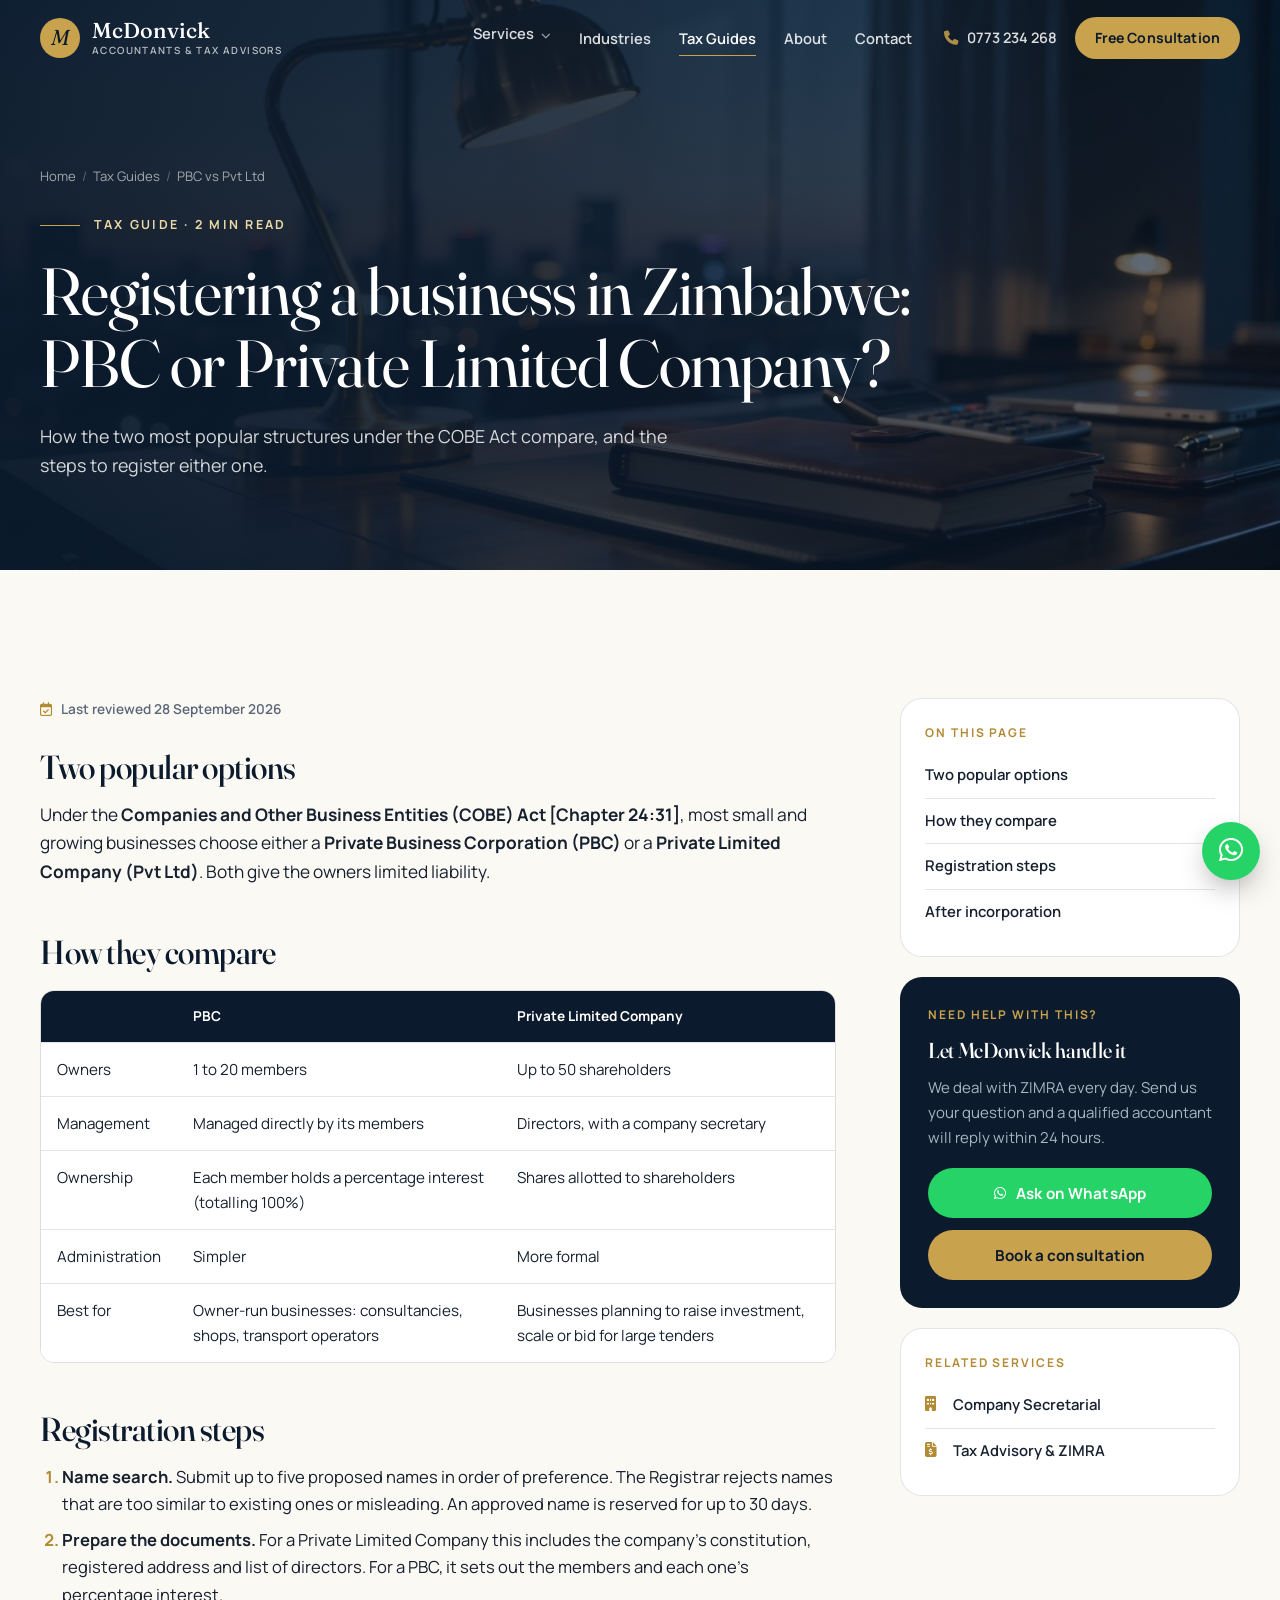
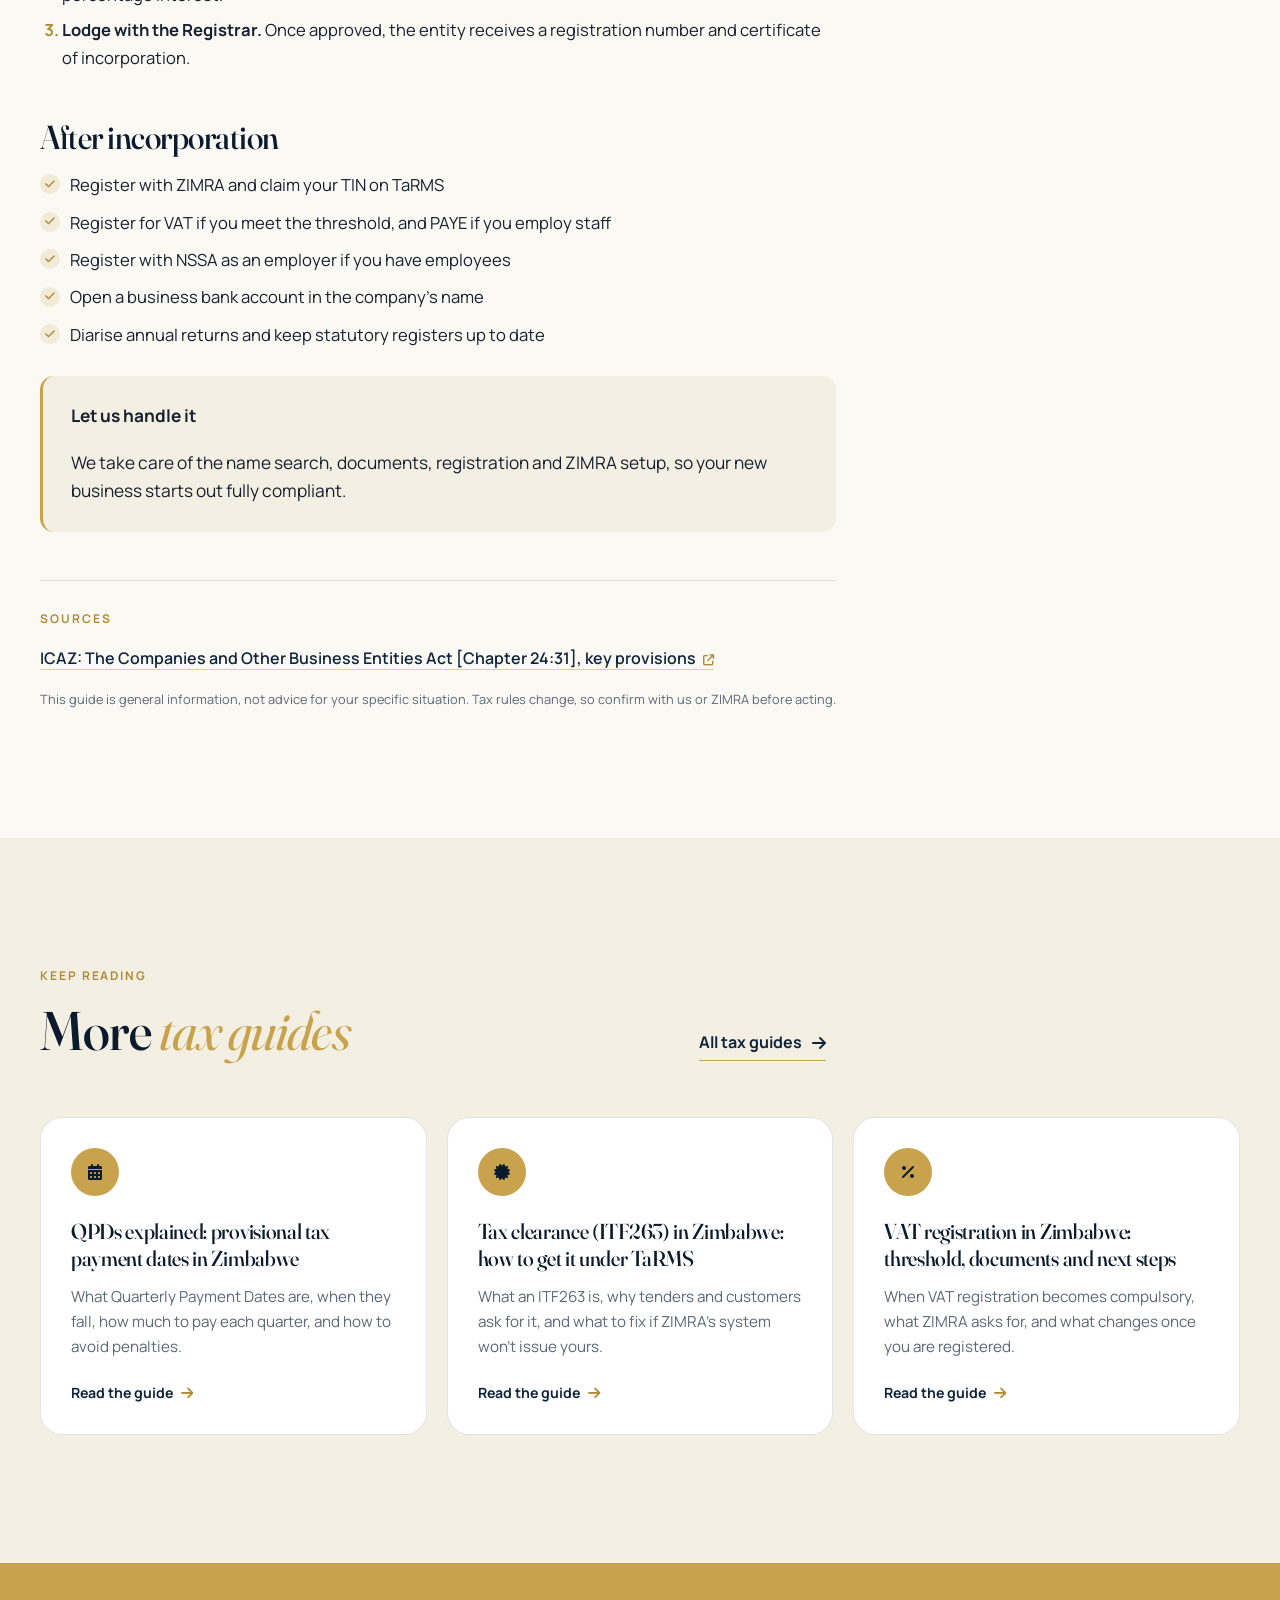
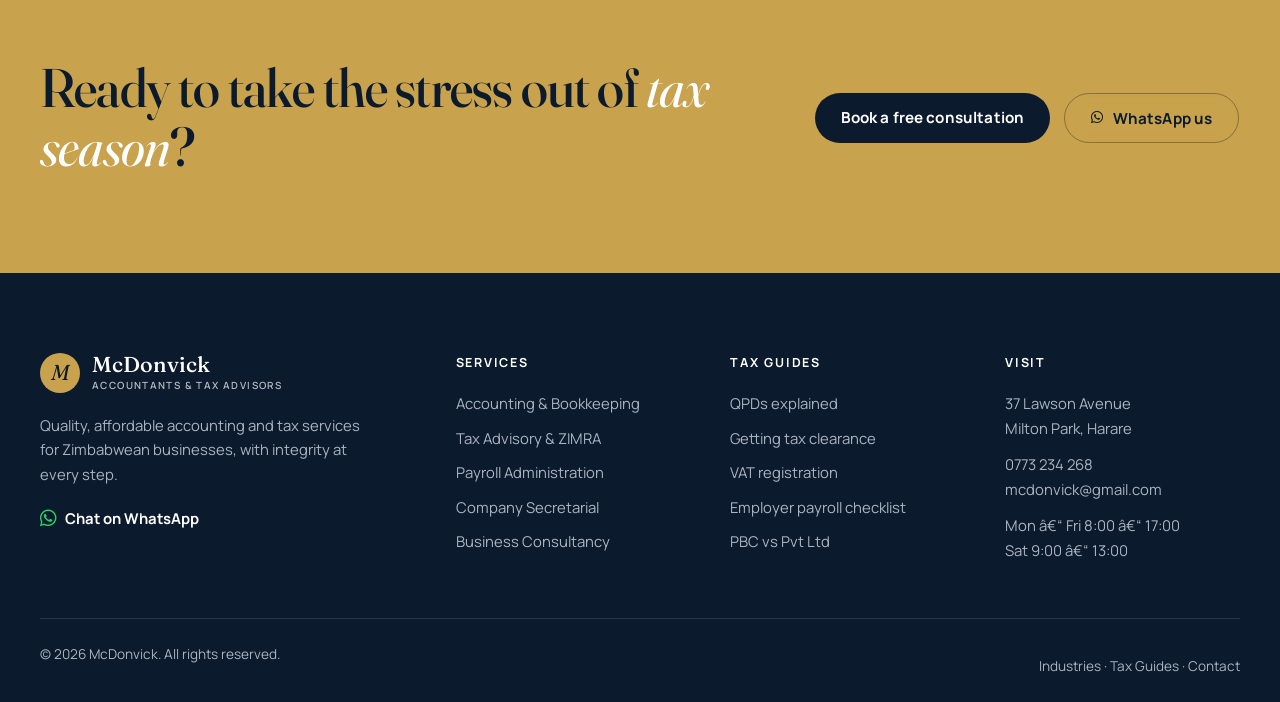
<file: guides/company-registration-pbc-vs-pvt-ltd/index.html>
<!DOCTYPE html>
<html lang="en">
<head>
    <meta charset="UTF-8">
    <meta name="viewport" content="width=device-width, initial-scale=1.0">
    <title>Registering a business in Zimbabwe: PBC or Private Limited Company? | McDonvick</title>
    <meta name="description" content="How the two most popular structures under the COBE Act compare, and the steps to register either one.">
    <meta name="theme-color" content="#0b1a2c">
    <link rel="canonical" href="https://mcdonvick.co.zw/guides/company-registration-pbc-vs-pvt-ltd/">
    <meta property="og:site_name" content="McDonvick">
    <meta property="og:title" content="Registering a business in Zimbabwe: PBC or Private Limited Company? | McDonvick">
    <meta property="og:description" content="How the two most popular structures under the COBE Act compare, and the steps to register either one.">
    <meta property="og:type" content="website">
    <meta property="og:url" content="https://mcdonvick.co.zw/guides/company-registration-pbc-vs-pvt-ltd/">
    <meta property="og:image" content="https://mcdonvick.co.zw/assets/video/hero-poster.jpg">
    <link rel="icon" type="image/png" href="/assets/images/macdonvich.png">

    <link rel="preconnect" href="https://fonts.googleapis.com">
    <link rel="preconnect" href="https://fonts.gstatic.com" crossorigin>
    <link href="https://fonts.googleapis.com/css2?family=Fraunces:ital,opsz,wght@0,9..144,400;0,9..144,500;0,9..144,600;1,9..144,400;1,9..144,500&family=Manrope:wght@400;500;600;700&display=swap" rel="stylesheet">
    <link rel="stylesheet" href="https://cdnjs.cloudflare.com/ajax/libs/font-awesome/6.4.2/css/all.min.css">
    <link rel="stylesheet" href="/assets/css/site.css?v=4">
    <script>document.documentElement.classList.add('js');</script>
    <script type="application/ld+json">{"@context":"https://schema.org","@type":"AccountingService","@id":"https://mcdonvick.co.zw/#business","name":"McDonvick","url":"https://mcdonvick.co.zw/","image":"https://mcdonvick.co.zw/assets/video/hero-poster.jpg","email":"mcdonvick@gmail.com","telephone":"+263773234268","address":{"@type":"PostalAddress","streetAddress":"37 Lawson Avenue, Milton Park","addressLocality":"Harare","addressCountry":"ZW"},"areaServed":"Zimbabwe","openingHoursSpecification":[{"@type":"OpeningHoursSpecification","dayOfWeek":["Monday","Tuesday","Wednesday","Thursday","Friday"],"opens":"08:00","closes":"17:00"},{"@type":"OpeningHoursSpecification","dayOfWeek":"Saturday","opens":"09:00","closes":"13:00"}]}</script>
    <script type="application/ld+json">{"@context":"https://schema.org","@type":"BreadcrumbList","itemListElement":[{"@type":"ListItem","position":1,"name":"Home","item":"https://mcdonvick.co.zw/"},{"@type":"ListItem","position":2,"name":"Tax Guides","item":"https://mcdonvick.co.zw/guides/"},{"@type":"ListItem","position":3,"name":"PBC vs Pvt Ltd","item":"https://mcdonvick.co.zw/guides/company-registration-pbc-vs-pvt-ltd/"}]}</script>
    <script type="application/ld+json">{"@context":"https://schema.org","@type":"Article","headline":"Registering a business in Zimbabwe: PBC or Private Limited Company?","description":"How the two most popular structures under the COBE Act compare, and the steps to register either one.","dateModified":"2026-09-28","author":{"@type":"Organization","name":"McDonvick"},"publisher":{"@id":"https://mcdonvick.co.zw/#business"},"mainEntityOfPage":"https://mcdonvick.co.zw/guides/company-registration-pbc-vs-pvt-ltd/"}</script>
</head>
<body>
    <!-- Generated by tools/build.mjs from src/ â€” edit the source files, not this output. -->
    <a class="skip-link" href="#main">Skip to content</a>

    <header class="site-header" id="header">
        <div class="wrap header-inner">
            <a href="/" class="brand" aria-label="McDonvick home">
                <span class="brand-mark">M</span>
                <span class="brand-name">McDonvick<small>Accountants &amp; Tax Advisors</small></span>
            </a>
            <nav class="main-nav" id="mainNav" aria-label="Main">
                <div class="nav-group">
                    <a href="/services/">Services <i class="fas fa-chevron-down nav-caret" aria-hidden="true"></i></a>
                    <div class="subnav">
                        <a href="/services/accounting-bookkeeping/"><i class="fas fa-book-open" aria-hidden="true"></i> Accounting &amp; Bookkeeping</a>
                        <a href="/services/tax-advisory/"><i class="fas fa-file-invoice-dollar" aria-hidden="true"></i> Tax Advisory &amp; ZIMRA</a>
                        <a href="/services/payroll/"><i class="fas fa-users" aria-hidden="true"></i> Payroll Administration</a>
                        <a href="/services/company-secretarial/"><i class="fas fa-building" aria-hidden="true"></i> Company Secretarial</a>
                        <a href="/services/business-consultancy/"><i class="fas fa-chart-line" aria-hidden="true"></i> Business Consultancy</a>
                    </div>
                </div>
                <a href="/industries/">Industries</a>
                <a href="/guides/" aria-current="page">Tax Guides</a>
                <a href="/#about">About</a>
                <a href="/#contact">Contact</a>
                <a href="/#contact" class="btn btn-gold nav-mobile-cta">Book a Free Consultation</a>
            </nav>
            <div class="header-actions">
                <a href="tel:+263773234268" class="header-phone"><i class="fas fa-phone"></i> 0773 234 268</a>
                <a href="/#contact" class="btn btn-gold btn-sm">Free Consultation</a>
                <button class="menu-toggle" id="menuToggle" aria-label="Open menu" aria-expanded="false" aria-controls="mainNav">
                    <span></span><span></span>
                </button>
            </div>
        </div>
    </header>

    <main id="main">

        <section class="page-hero">
            <div class="page-hero-media" aria-hidden="true">
                <img src="/assets/video/hero-poster.jpg" alt="">
                <div class="page-hero-shade"></div>
            </div>
            <div class="wrap page-hero-inner">
                <nav class="crumbs" aria-label="Breadcrumb"><ol><li><a href="/">Home</a></li><li><a href="/guides/">Tax Guides</a></li><li aria-current="page">PBC vs Pvt Ltd</li></ol></nav>
                <p class="kicker"><span class="kicker-line"></span> Tax guide &middot; 2 min read</p>
                <h1>Registering a business in Zimbabwe: PBC or Private Limited Company?</h1>
                <p class="page-hero-lead">How the two most popular structures under the COBE Act compare, and the steps to register either one.</p>
                
            </div>
        </section>
        <section class="section">
            <div class="wrap detail-grid">
                <article class="detail-main">
                    <p class="article-meta"><i class="far fa-calendar-check"></i> Last reviewed 28 September 2026</p>
                    <div class="prose article">
                        
      <h2 id="options">Two popular options</h2>
      <p>Under the <strong>Companies and Other Business Entities (COBE) Act [Chapter 24:31]</strong>, most small and growing businesses choose either a <strong>Private Business Corporation (PBC)</strong> or a <strong>Private Limited Company (Pvt Ltd)</strong>. Both give the owners limited liability.</p>

      <h2 id="compare">How they compare</h2>
      <div class="table-wrap"><table>
        <thead><tr><th></th><th>PBC</th><th>Private Limited Company</th></tr></thead>
        <tbody>
          <tr><td>Owners</td><td>1 to 20 members</td><td>Up to 50 shareholders</td></tr>
          <tr><td>Management</td><td>Managed directly by its members</td><td>Directors, with a company secretary</td></tr>
          <tr><td>Ownership</td><td>Each member holds a percentage interest (totalling 100%)</td><td>Shares allotted to shareholders</td></tr>
          <tr><td>Administration</td><td>Simpler</td><td>More formal</td></tr>
          <tr><td>Best for</td><td>Owner-run businesses: consultancies, shops, transport operators</td><td>Businesses planning to raise investment, scale or bid for large tenders</td></tr>
        </tbody>
      </table></div>

      <h2 id="steps">Registration steps</h2>
      <ol>
        <li><strong>Name search.</strong> Submit up to five proposed names in order of preference. The Registrar rejects names that are too similar to existing ones or misleading. An approved name is reserved for up to 30 days.</li>
        <li><strong>Prepare the documents.</strong> For a Private Limited Company this includes the company's constitution, registered address and list of directors. For a PBC, it sets out the members and each one's percentage interest.</li>
        <li><strong>Lodge with the Registrar.</strong> Once approved, the entity receives a registration number and certificate of incorporation.</li>
      </ol>

      <h2 id="after">After incorporation</h2>
      <ul class="checklist">
        <li>Register with ZIMRA and claim your TIN on TaRMS</li>
        <li>Register for VAT if you meet the threshold, and PAYE if you employ staff</li>
        <li>Register with NSSA as an employer if you have employees</li>
        <li>Open a business bank account in the company's name</li>
        <li>Diarise annual returns and keep statutory registers up to date</li>
      </ul>
      <div class="callout">
        <p class="callout-title">Let us handle it</p>
        <p>We take care of the name search, documents, registration and ZIMRA setup, so your new business starts out fully compliant.</p>
      </div>
                    </div>
                    <div class="sources">
                        <p class="eyebrow">Sources</p>
                        <ul><li><a href="https://www.icaz.org.zw/common/Uploaded%20files/iMISDocs/UPDATE_ON_THE_NEW_COBE_2020.pdf" target="_blank" rel="noopener noreferrer">ICAZ: The Companies and Other Business Entities Act [Chapter 24:31], key provisions <i class="fas fa-arrow-up-right-from-square"></i></a></li></ul>
                        <p class="fineprint">This guide is general information, not advice for your specific situation. Tax rules change, so confirm with us or ZIMRA before acting.</p>
                    </div>
                </article>

                <aside class="detail-side">
                    <nav class="side-links toc" aria-label="On this page">
                        <p class="eyebrow">On this page</p>
                        <a href="#options">Two popular options</a><a href="#compare">How they compare</a><a href="#steps">Registration steps</a><a href="#after">After incorporation</a>
                    </nav>
                    <div class="side-card">
                        <p class="eyebrow">Need help with this?</p>
                        <h3>Let McDonvick handle it</h3>
                        <p>We deal with ZIMRA every day. Send us your question and a qualified accountant will reply within 24 hours.</p>
                        <a href="https://wa.me/263773234268?text=Hi%20McDonvick%2C%20I%20read%20your%20guide%20%22PBC%20vs%20Pvt%20Ltd%22%20and%20need%20some%20help." class="btn btn-wa btn-block" target="_blank" rel="noopener noreferrer"><i class="fab fa-whatsapp"></i> Ask on WhatsApp</a>
                        <a href="/#contact" class="btn btn-gold btn-block">Book a consultation</a>
                    </div>
                    <div class="side-links">
                        <p class="eyebrow">Related services</p>
                        <a href="/services/company-secretarial/"><i class="fas fa-building"></i> Company Secretarial</a><a href="/services/tax-advisory/"><i class="fas fa-file-invoice-dollar"></i> Tax Advisory &amp; ZIMRA</a>
                    </div>
                </aside>
            </div>
        </section>

        <section class="section tint">
            <div class="wrap">
                <div class="split-head reveal">
                    <div><p class="eyebrow">Keep reading</p><h2>More <em>tax guides</em></h2></div>
                    <div><a href="/guides/" class="text-link">All tax guides <i class="fas fa-arrow-right"></i></a></div>
                </div>
                <div class="guide-grid">
                    <a class="guide-card reveal" href="/guides/qpd-provisional-tax/">
                        <span class="guide-icon"><i class="fas fa-calendar-days"></i></span>
                        <h3>QPDs explained: provisional tax payment dates in Zimbabwe</h3>
                        <p>What Quarterly Payment Dates are, when they fall, how much to pay each quarter, and how to avoid penalties.</p>
                        <span class="guide-link">Read the guide <i class="fas fa-arrow-right"></i></span>
                    </a>
                    <a class="guide-card reveal" href="/guides/tax-clearance-itf263/">
                        <span class="guide-icon"><i class="fas fa-certificate"></i></span>
                        <h3>Tax clearance (ITF263) in Zimbabwe: how to get it under TaRMS</h3>
                        <p>What an ITF263 is, why tenders and customers ask for it, and what to fix if ZIMRA's system won't issue yours.</p>
                        <span class="guide-link">Read the guide <i class="fas fa-arrow-right"></i></span>
                    </a>
                    <a class="guide-card reveal" href="/guides/vat-registration-zimbabwe/">
                        <span class="guide-icon"><i class="fas fa-percent"></i></span>
                        <h3>VAT registration in Zimbabwe: threshold, documents and next steps</h3>
                        <p>When VAT registration becomes compulsory, what ZIMRA asks for, and what changes once you are registered.</p>
                        <span class="guide-link">Read the guide <i class="fas fa-arrow-right"></i></span>
                    </a></div>
            </div>
        </section>

        <section class="cta-band">
            <div class="wrap cta-inner reveal">
                <h2>Ready to take the stress out of <em>tax season</em>?</h2>
                <div class="cta-actions">
                    <a href="/#contact" class="btn btn-gold">Book a free consultation</a>
                    <a href="https://wa.me/263773234268" class="btn btn-glass" target="_blank" rel="noopener noreferrer"><i class="fab fa-whatsapp"></i> WhatsApp us</a>
                </div>
            </div>
        </section>
    </main>

    <footer class="site-footer">
        <div class="wrap footer-grid">
            <div class="footer-brand">
                <a href="/" class="brand">
                    <span class="brand-mark">M</span>
                    <span class="brand-name">McDonvick<small>Accountants &amp; Tax Advisors</small></span>
                </a>
                <p>Quality, affordable accounting and tax services for Zimbabwean businesses, with integrity at every step.</p>
                <a href="https://wa.me/263773234268" class="footer-wa" target="_blank" rel="noopener noreferrer"><i class="fab fa-whatsapp"></i> Chat on WhatsApp</a>
            </div>
            <div>
                <h4>Services</h4>
                <ul>
                    <li><a href="/services/accounting-bookkeeping/">Accounting &amp; Bookkeeping</a></li>
                    <li><a href="/services/tax-advisory/">Tax Advisory &amp; ZIMRA</a></li>
                    <li><a href="/services/payroll/">Payroll Administration</a></li>
                    <li><a href="/services/company-secretarial/">Company Secretarial</a></li>
                    <li><a href="/services/business-consultancy/">Business Consultancy</a></li>
                </ul>
            </div>
            <div>
                <h4>Tax Guides</h4>
                <ul>
                    <li><a href="/guides/qpd-provisional-tax/">QPDs explained</a></li>
                    <li><a href="/guides/tax-clearance-itf263/">Getting tax clearance</a></li>
                    <li><a href="/guides/vat-registration-zimbabwe/">VAT registration</a></li>
                    <li><a href="/guides/employer-paye-nssa-checklist/">Employer payroll checklist</a></li>
                    <li><a href="/guides/company-registration-pbc-vs-pvt-ltd/">PBC vs Pvt Ltd</a></li>
                </ul>
            </div>
            <div>
                <h4>Visit</h4>
                <p>37 Lawson Avenue<br>Milton Park, Harare</p>
                <p><a href="tel:+263773234268">0773 234 268</a><br><a href="mailto:mcdonvick@gmail.com">mcdonvick@gmail.com</a></p>
                <p>Mon â€“ Fri 8:00 â€“ 17:00<br>Sat 9:00 â€“ 13:00</p>
            </div>
        </div>
        <div class="wrap footer-bar">
            <p>&copy; <span id="year">2026</span> McDonvick. All rights reserved.</p>
            <p><a href="/industries/">Industries</a> &middot; <a href="/guides/">Tax Guides</a> &middot; <a href="/#contact">Contact</a></p>
        </div>
    </footer>

    <a href="https://wa.me/263773234268" class="wa-float" target="_blank" rel="noopener noreferrer" aria-label="Chat with McDonvick on WhatsApp"><i class="fab fa-whatsapp"></i></a>

    <script src="/assets/js/site.js?v=4"></script>
</body>
</html>
</file>
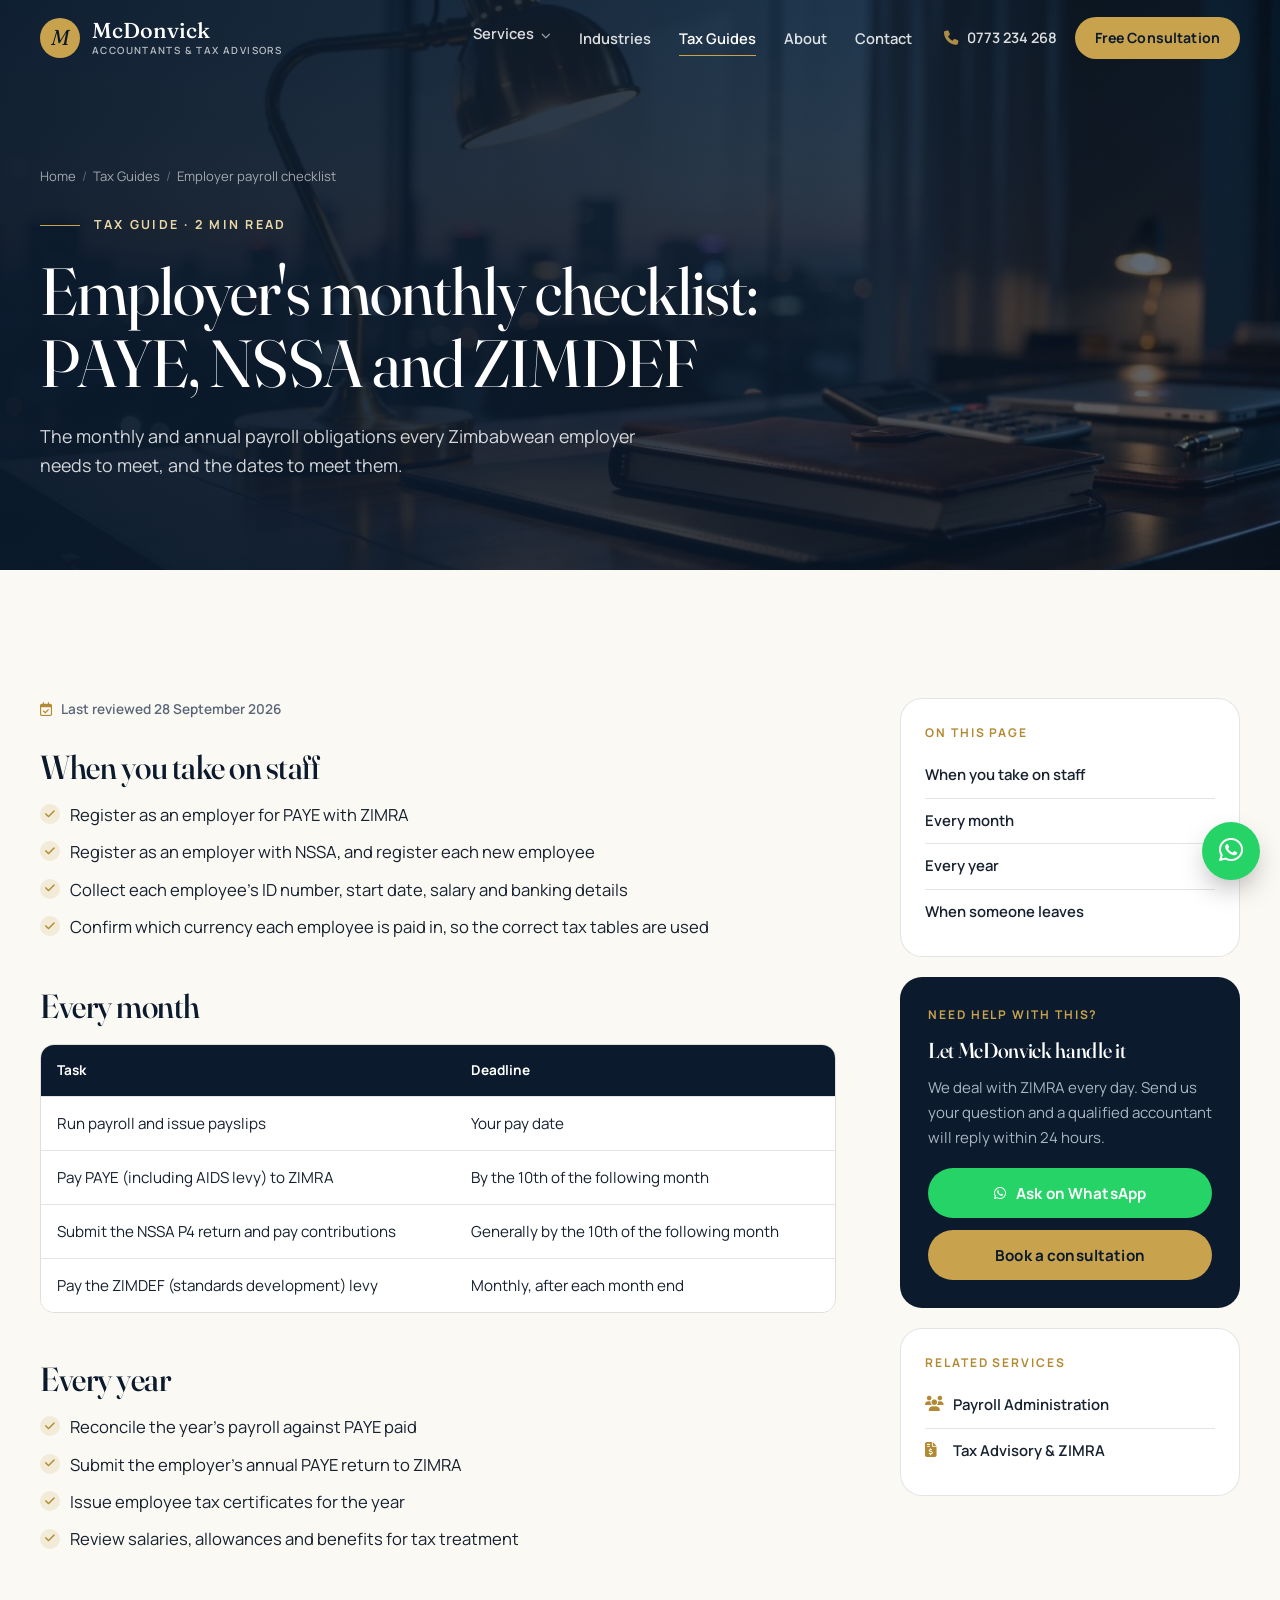
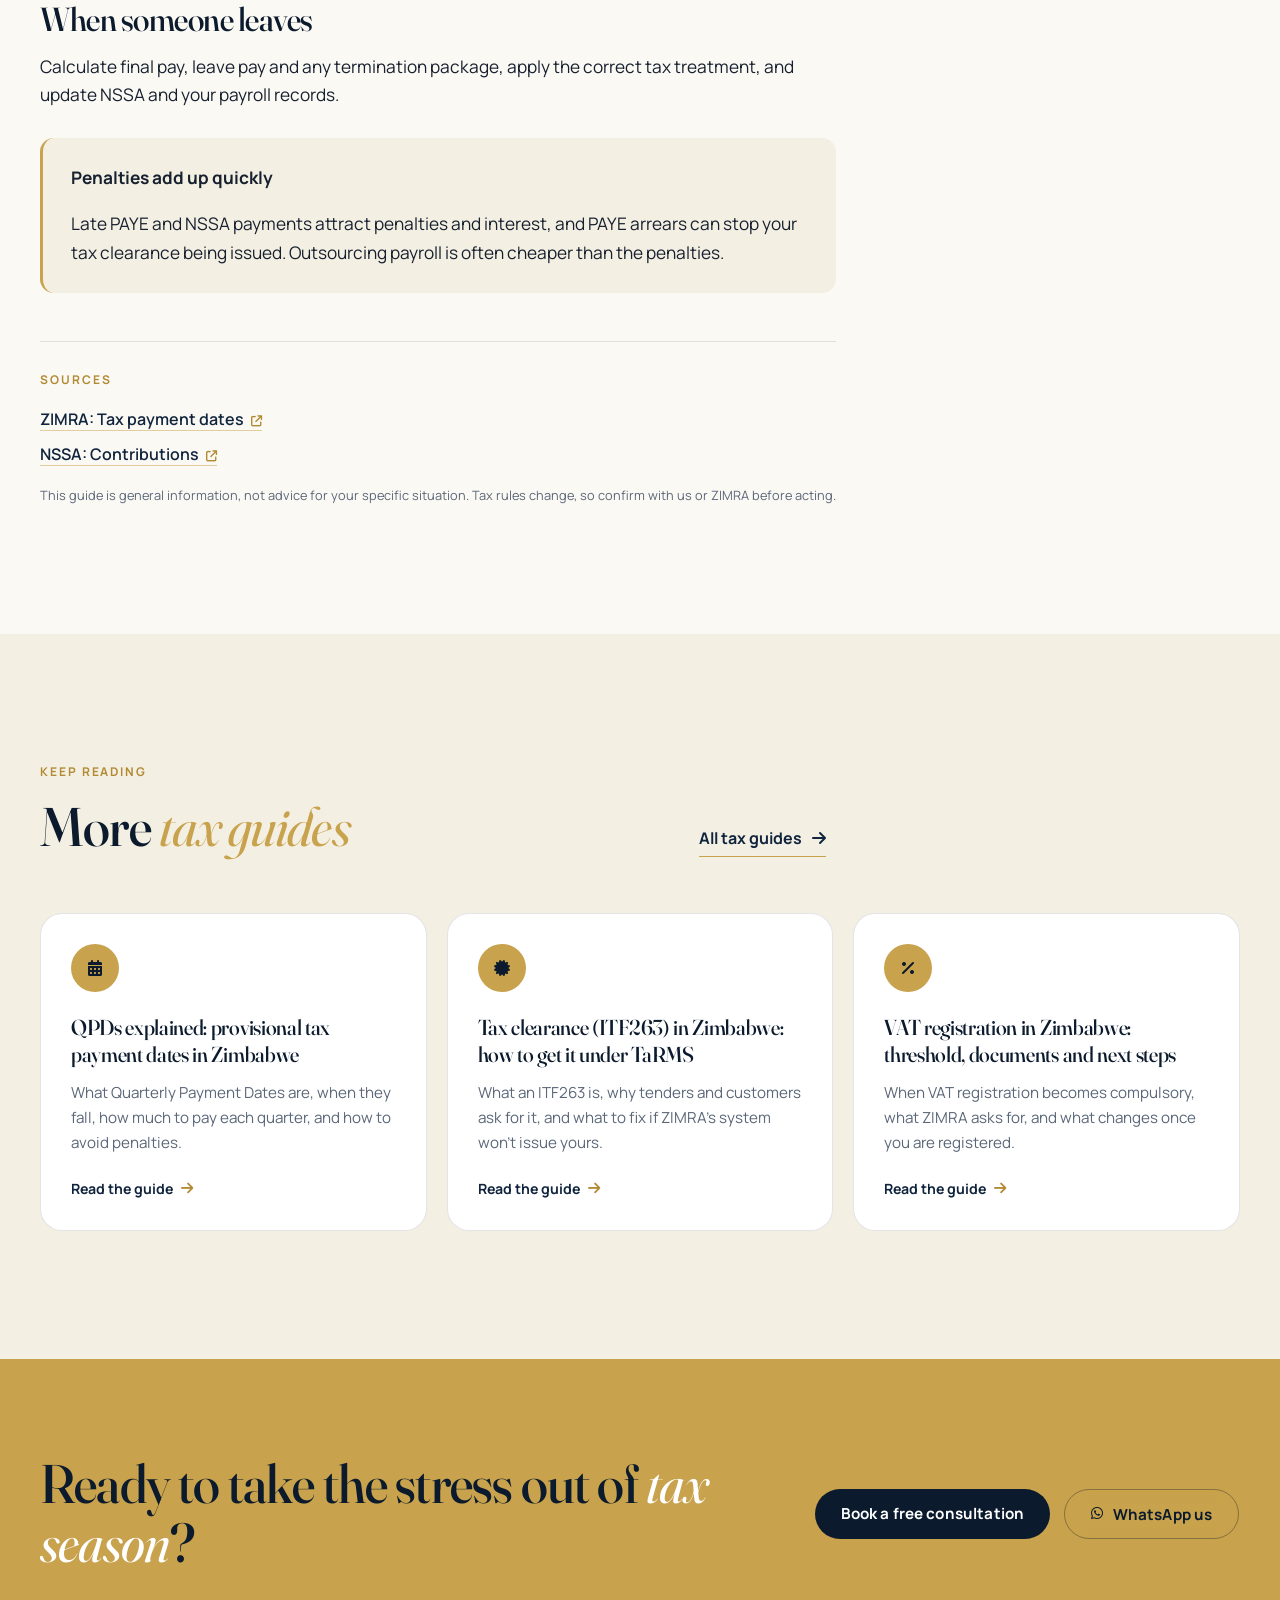
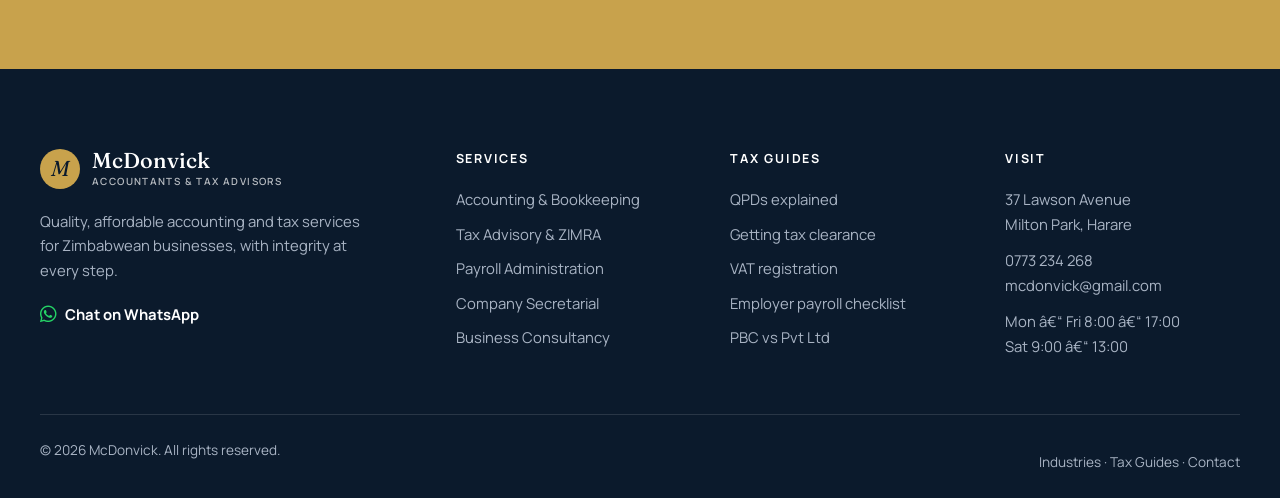
<file: guides/employer-paye-nssa-checklist/index.html>
<!DOCTYPE html>
<html lang="en">
<head>
    <meta charset="UTF-8">
    <meta name="viewport" content="width=device-width, initial-scale=1.0">
    <title>Employer's monthly checklist: PAYE, NSSA and ZIMDEF | McDonvick</title>
    <meta name="description" content="The monthly and annual payroll obligations every Zimbabwean employer needs to meet, and the dates to meet them.">
    <meta name="theme-color" content="#0b1a2c">
    <link rel="canonical" href="https://mcdonvick.co.zw/guides/employer-paye-nssa-checklist/">
    <meta property="og:site_name" content="McDonvick">
    <meta property="og:title" content="Employer's monthly checklist: PAYE, NSSA and ZIMDEF | McDonvick">
    <meta property="og:description" content="The monthly and annual payroll obligations every Zimbabwean employer needs to meet, and the dates to meet them.">
    <meta property="og:type" content="website">
    <meta property="og:url" content="https://mcdonvick.co.zw/guides/employer-paye-nssa-checklist/">
    <meta property="og:image" content="https://mcdonvick.co.zw/assets/video/hero-poster.jpg">
    <link rel="icon" type="image/png" href="/assets/images/macdonvich.png">

    <link rel="preconnect" href="https://fonts.googleapis.com">
    <link rel="preconnect" href="https://fonts.gstatic.com" crossorigin>
    <link href="https://fonts.googleapis.com/css2?family=Fraunces:ital,opsz,wght@0,9..144,400;0,9..144,500;0,9..144,600;1,9..144,400;1,9..144,500&family=Manrope:wght@400;500;600;700&display=swap" rel="stylesheet">
    <link rel="stylesheet" href="https://cdnjs.cloudflare.com/ajax/libs/font-awesome/6.4.2/css/all.min.css">
    <link rel="stylesheet" href="/assets/css/site.css?v=4">
    <script>document.documentElement.classList.add('js');</script>
    <script type="application/ld+json">{"@context":"https://schema.org","@type":"AccountingService","@id":"https://mcdonvick.co.zw/#business","name":"McDonvick","url":"https://mcdonvick.co.zw/","image":"https://mcdonvick.co.zw/assets/video/hero-poster.jpg","email":"mcdonvick@gmail.com","telephone":"+263773234268","address":{"@type":"PostalAddress","streetAddress":"37 Lawson Avenue, Milton Park","addressLocality":"Harare","addressCountry":"ZW"},"areaServed":"Zimbabwe","openingHoursSpecification":[{"@type":"OpeningHoursSpecification","dayOfWeek":["Monday","Tuesday","Wednesday","Thursday","Friday"],"opens":"08:00","closes":"17:00"},{"@type":"OpeningHoursSpecification","dayOfWeek":"Saturday","opens":"09:00","closes":"13:00"}]}</script>
    <script type="application/ld+json">{"@context":"https://schema.org","@type":"BreadcrumbList","itemListElement":[{"@type":"ListItem","position":1,"name":"Home","item":"https://mcdonvick.co.zw/"},{"@type":"ListItem","position":2,"name":"Tax Guides","item":"https://mcdonvick.co.zw/guides/"},{"@type":"ListItem","position":3,"name":"Employer payroll checklist","item":"https://mcdonvick.co.zw/guides/employer-paye-nssa-checklist/"}]}</script>
    <script type="application/ld+json">{"@context":"https://schema.org","@type":"Article","headline":"Employer's monthly checklist: PAYE, NSSA and ZIMDEF","description":"The monthly and annual payroll obligations every Zimbabwean employer needs to meet, and the dates to meet them.","dateModified":"2026-09-28","author":{"@type":"Organization","name":"McDonvick"},"publisher":{"@id":"https://mcdonvick.co.zw/#business"},"mainEntityOfPage":"https://mcdonvick.co.zw/guides/employer-paye-nssa-checklist/"}</script>
</head>
<body>
    <!-- Generated by tools/build.mjs from src/ â€” edit the source files, not this output. -->
    <a class="skip-link" href="#main">Skip to content</a>

    <header class="site-header" id="header">
        <div class="wrap header-inner">
            <a href="/" class="brand" aria-label="McDonvick home">
                <span class="brand-mark">M</span>
                <span class="brand-name">McDonvick<small>Accountants &amp; Tax Advisors</small></span>
            </a>
            <nav class="main-nav" id="mainNav" aria-label="Main">
                <div class="nav-group">
                    <a href="/services/">Services <i class="fas fa-chevron-down nav-caret" aria-hidden="true"></i></a>
                    <div class="subnav">
                        <a href="/services/accounting-bookkeeping/"><i class="fas fa-book-open" aria-hidden="true"></i> Accounting &amp; Bookkeeping</a>
                        <a href="/services/tax-advisory/"><i class="fas fa-file-invoice-dollar" aria-hidden="true"></i> Tax Advisory &amp; ZIMRA</a>
                        <a href="/services/payroll/"><i class="fas fa-users" aria-hidden="true"></i> Payroll Administration</a>
                        <a href="/services/company-secretarial/"><i class="fas fa-building" aria-hidden="true"></i> Company Secretarial</a>
                        <a href="/services/business-consultancy/"><i class="fas fa-chart-line" aria-hidden="true"></i> Business Consultancy</a>
                    </div>
                </div>
                <a href="/industries/">Industries</a>
                <a href="/guides/" aria-current="page">Tax Guides</a>
                <a href="/#about">About</a>
                <a href="/#contact">Contact</a>
                <a href="/#contact" class="btn btn-gold nav-mobile-cta">Book a Free Consultation</a>
            </nav>
            <div class="header-actions">
                <a href="tel:+263773234268" class="header-phone"><i class="fas fa-phone"></i> 0773 234 268</a>
                <a href="/#contact" class="btn btn-gold btn-sm">Free Consultation</a>
                <button class="menu-toggle" id="menuToggle" aria-label="Open menu" aria-expanded="false" aria-controls="mainNav">
                    <span></span><span></span>
                </button>
            </div>
        </div>
    </header>

    <main id="main">

        <section class="page-hero">
            <div class="page-hero-media" aria-hidden="true">
                <img src="/assets/video/hero-poster.jpg" alt="">
                <div class="page-hero-shade"></div>
            </div>
            <div class="wrap page-hero-inner">
                <nav class="crumbs" aria-label="Breadcrumb"><ol><li><a href="/">Home</a></li><li><a href="/guides/">Tax Guides</a></li><li aria-current="page">Employer payroll checklist</li></ol></nav>
                <p class="kicker"><span class="kicker-line"></span> Tax guide &middot; 2 min read</p>
                <h1>Employer's monthly checklist: PAYE, NSSA and ZIMDEF</h1>
                <p class="page-hero-lead">The monthly and annual payroll obligations every Zimbabwean employer needs to meet, and the dates to meet them.</p>
                
            </div>
        </section>
        <section class="section">
            <div class="wrap detail-grid">
                <article class="detail-main">
                    <p class="article-meta"><i class="far fa-calendar-check"></i> Last reviewed 28 September 2026</p>
                    <div class="prose article">
                        
      <h2 id="new">When you take on staff</h2>
      <ul class="checklist">
        <li>Register as an employer for PAYE with ZIMRA</li>
        <li>Register as an employer with NSSA, and register each new employee</li>
        <li>Collect each employee's ID number, start date, salary and banking details</li>
        <li>Confirm which currency each employee is paid in, so the correct tax tables are used</li>
      </ul>

      <h2 id="monthly">Every month</h2>
      <div class="table-wrap"><table>
        <thead><tr><th>Task</th><th>Deadline</th></tr></thead>
        <tbody>
          <tr><td>Run payroll and issue payslips</td><td>Your pay date</td></tr>
          <tr><td>Pay PAYE (including AIDS levy) to ZIMRA</td><td>By the 10th of the following month</td></tr>
          <tr><td>Submit the NSSA P4 return and pay contributions</td><td>Generally by the 10th of the following month</td></tr>
          <tr><td>Pay the ZIMDEF (standards development) levy</td><td>Monthly, after each month end</td></tr>
        </tbody>
      </table></div>

      <h2 id="annual">Every year</h2>
      <ul class="checklist">
        <li>Reconcile the year's payroll against PAYE paid</li>
        <li>Submit the employer's annual PAYE return to ZIMRA</li>
        <li>Issue employee tax certificates for the year</li>
        <li>Review salaries, allowances and benefits for tax treatment</li>
      </ul>

      <h2 id="leavers">When someone leaves</h2>
      <p>Calculate final pay, leave pay and any termination package, apply the correct tax treatment, and update NSSA and your payroll records.</p>

      <div class="callout">
        <p class="callout-title">Penalties add up quickly</p>
        <p>Late PAYE and NSSA payments attract penalties and interest, and PAYE arrears can stop your tax clearance being issued. Outsourcing payroll is often cheaper than the penalties.</p>
      </div>
                    </div>
                    <div class="sources">
                        <p class="eyebrow">Sources</p>
                        <ul><li><a href="https://www.zimra.co.zw/domestic-taxes/tax-payment-dates" target="_blank" rel="noopener noreferrer">ZIMRA: Tax payment dates <i class="fas fa-arrow-up-right-from-square"></i></a></li><li><a href="https://www.nssa.org.zw/contributions/" target="_blank" rel="noopener noreferrer">NSSA: Contributions <i class="fas fa-arrow-up-right-from-square"></i></a></li></ul>
                        <p class="fineprint">This guide is general information, not advice for your specific situation. Tax rules change, so confirm with us or ZIMRA before acting.</p>
                    </div>
                </article>

                <aside class="detail-side">
                    <nav class="side-links toc" aria-label="On this page">
                        <p class="eyebrow">On this page</p>
                        <a href="#new">When you take on staff</a><a href="#monthly">Every month</a><a href="#annual">Every year</a><a href="#leavers">When someone leaves</a>
                    </nav>
                    <div class="side-card">
                        <p class="eyebrow">Need help with this?</p>
                        <h3>Let McDonvick handle it</h3>
                        <p>We deal with ZIMRA every day. Send us your question and a qualified accountant will reply within 24 hours.</p>
                        <a href="https://wa.me/263773234268?text=Hi%20McDonvick%2C%20I%20read%20your%20guide%20%22Employer%20payroll%20checklist%22%20and%20need%20some%20help." class="btn btn-wa btn-block" target="_blank" rel="noopener noreferrer"><i class="fab fa-whatsapp"></i> Ask on WhatsApp</a>
                        <a href="/#contact" class="btn btn-gold btn-block">Book a consultation</a>
                    </div>
                    <div class="side-links">
                        <p class="eyebrow">Related services</p>
                        <a href="/services/payroll/"><i class="fas fa-users"></i> Payroll Administration</a><a href="/services/tax-advisory/"><i class="fas fa-file-invoice-dollar"></i> Tax Advisory &amp; ZIMRA</a>
                    </div>
                </aside>
            </div>
        </section>

        <section class="section tint">
            <div class="wrap">
                <div class="split-head reveal">
                    <div><p class="eyebrow">Keep reading</p><h2>More <em>tax guides</em></h2></div>
                    <div><a href="/guides/" class="text-link">All tax guides <i class="fas fa-arrow-right"></i></a></div>
                </div>
                <div class="guide-grid">
                    <a class="guide-card reveal" href="/guides/qpd-provisional-tax/">
                        <span class="guide-icon"><i class="fas fa-calendar-days"></i></span>
                        <h3>QPDs explained: provisional tax payment dates in Zimbabwe</h3>
                        <p>What Quarterly Payment Dates are, when they fall, how much to pay each quarter, and how to avoid penalties.</p>
                        <span class="guide-link">Read the guide <i class="fas fa-arrow-right"></i></span>
                    </a>
                    <a class="guide-card reveal" href="/guides/tax-clearance-itf263/">
                        <span class="guide-icon"><i class="fas fa-certificate"></i></span>
                        <h3>Tax clearance (ITF263) in Zimbabwe: how to get it under TaRMS</h3>
                        <p>What an ITF263 is, why tenders and customers ask for it, and what to fix if ZIMRA's system won't issue yours.</p>
                        <span class="guide-link">Read the guide <i class="fas fa-arrow-right"></i></span>
                    </a>
                    <a class="guide-card reveal" href="/guides/vat-registration-zimbabwe/">
                        <span class="guide-icon"><i class="fas fa-percent"></i></span>
                        <h3>VAT registration in Zimbabwe: threshold, documents and next steps</h3>
                        <p>When VAT registration becomes compulsory, what ZIMRA asks for, and what changes once you are registered.</p>
                        <span class="guide-link">Read the guide <i class="fas fa-arrow-right"></i></span>
                    </a></div>
            </div>
        </section>

        <section class="cta-band">
            <div class="wrap cta-inner reveal">
                <h2>Ready to take the stress out of <em>tax season</em>?</h2>
                <div class="cta-actions">
                    <a href="/#contact" class="btn btn-gold">Book a free consultation</a>
                    <a href="https://wa.me/263773234268" class="btn btn-glass" target="_blank" rel="noopener noreferrer"><i class="fab fa-whatsapp"></i> WhatsApp us</a>
                </div>
            </div>
        </section>
    </main>

    <footer class="site-footer">
        <div class="wrap footer-grid">
            <div class="footer-brand">
                <a href="/" class="brand">
                    <span class="brand-mark">M</span>
                    <span class="brand-name">McDonvick<small>Accountants &amp; Tax Advisors</small></span>
                </a>
                <p>Quality, affordable accounting and tax services for Zimbabwean businesses, with integrity at every step.</p>
                <a href="https://wa.me/263773234268" class="footer-wa" target="_blank" rel="noopener noreferrer"><i class="fab fa-whatsapp"></i> Chat on WhatsApp</a>
            </div>
            <div>
                <h4>Services</h4>
                <ul>
                    <li><a href="/services/accounting-bookkeeping/">Accounting &amp; Bookkeeping</a></li>
                    <li><a href="/services/tax-advisory/">Tax Advisory &amp; ZIMRA</a></li>
                    <li><a href="/services/payroll/">Payroll Administration</a></li>
                    <li><a href="/services/company-secretarial/">Company Secretarial</a></li>
                    <li><a href="/services/business-consultancy/">Business Consultancy</a></li>
                </ul>
            </div>
            <div>
                <h4>Tax Guides</h4>
                <ul>
                    <li><a href="/guides/qpd-provisional-tax/">QPDs explained</a></li>
                    <li><a href="/guides/tax-clearance-itf263/">Getting tax clearance</a></li>
                    <li><a href="/guides/vat-registration-zimbabwe/">VAT registration</a></li>
                    <li><a href="/guides/employer-paye-nssa-checklist/">Employer payroll checklist</a></li>
                    <li><a href="/guides/company-registration-pbc-vs-pvt-ltd/">PBC vs Pvt Ltd</a></li>
                </ul>
            </div>
            <div>
                <h4>Visit</h4>
                <p>37 Lawson Avenue<br>Milton Park, Harare</p>
                <p><a href="tel:+263773234268">0773 234 268</a><br><a href="mailto:mcdonvick@gmail.com">mcdonvick@gmail.com</a></p>
                <p>Mon â€“ Fri 8:00 â€“ 17:00<br>Sat 9:00 â€“ 13:00</p>
            </div>
        </div>
        <div class="wrap footer-bar">
            <p>&copy; <span id="year">2026</span> McDonvick. All rights reserved.</p>
            <p><a href="/industries/">Industries</a> &middot; <a href="/guides/">Tax Guides</a> &middot; <a href="/#contact">Contact</a></p>
        </div>
    </footer>

    <a href="https://wa.me/263773234268" class="wa-float" target="_blank" rel="noopener noreferrer" aria-label="Chat with McDonvick on WhatsApp"><i class="fab fa-whatsapp"></i></a>

    <script src="/assets/js/site.js?v=4"></script>
</body>
</html>
</file>
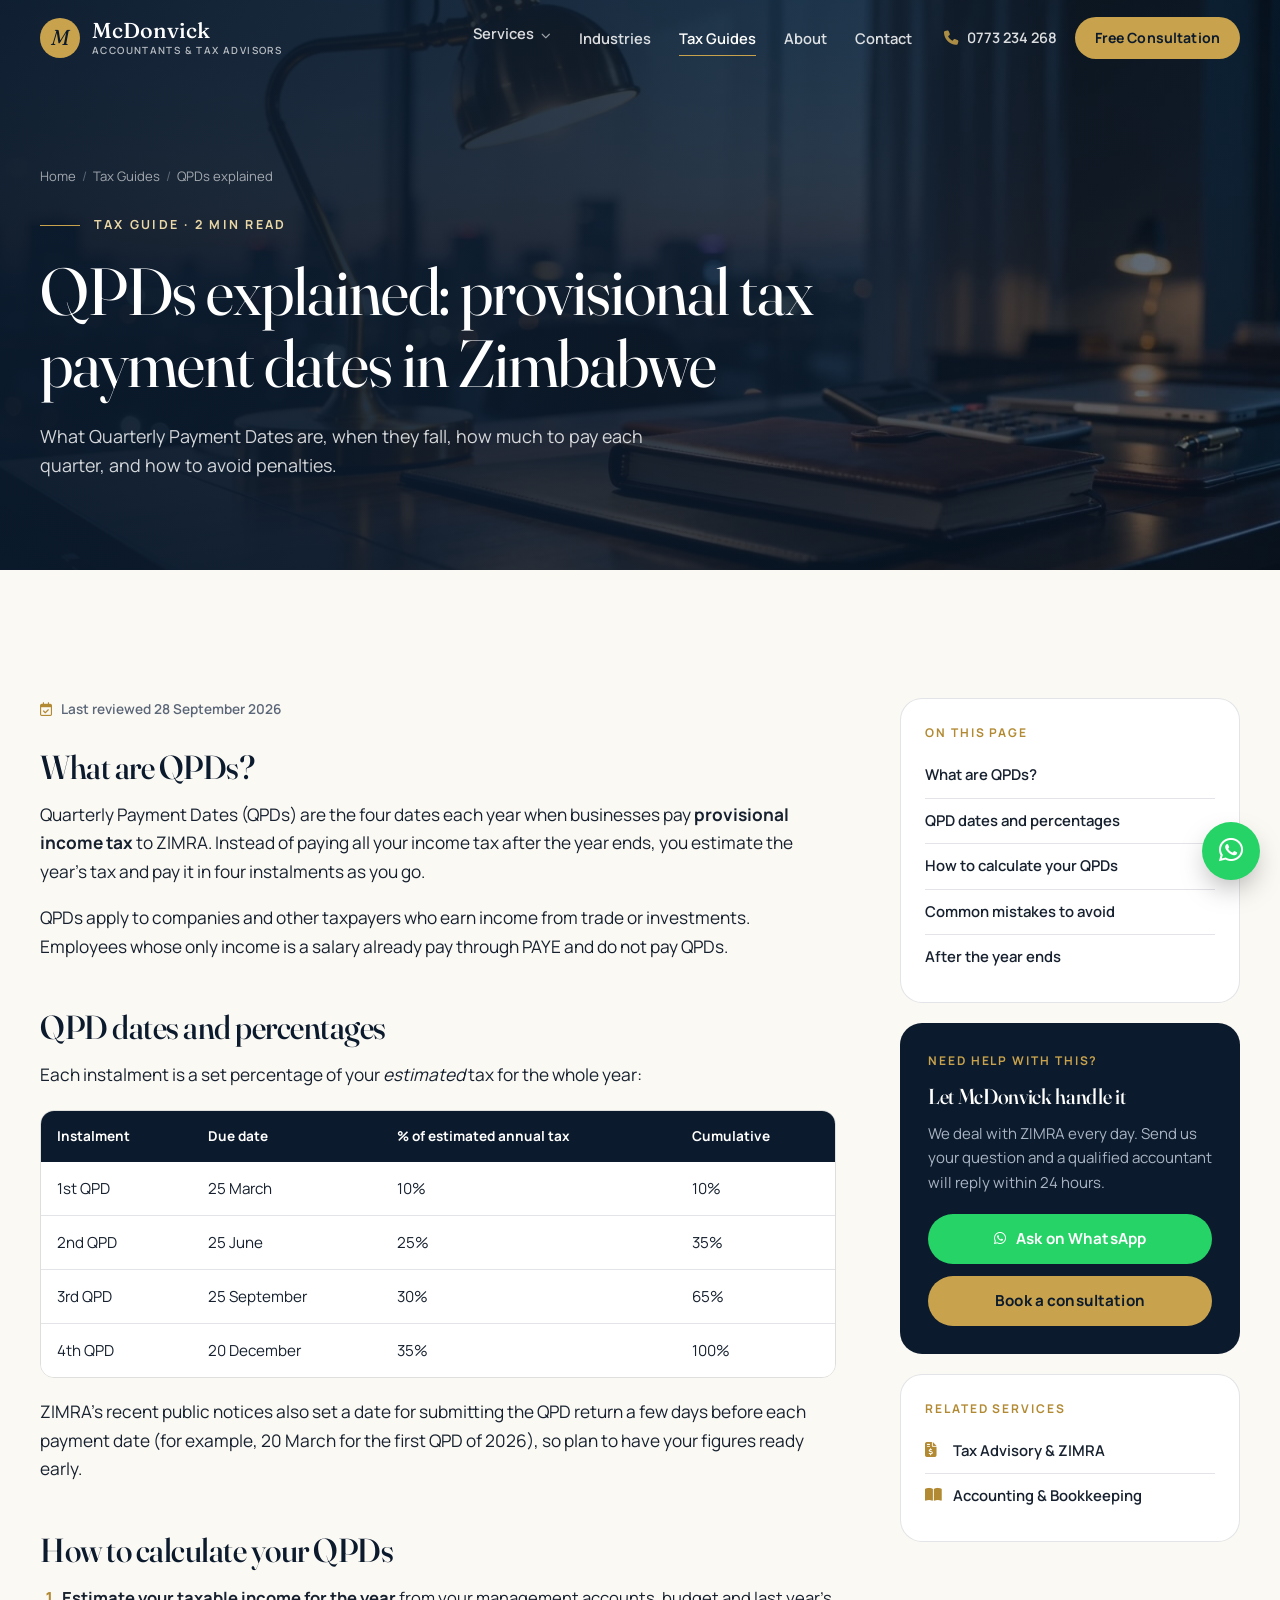
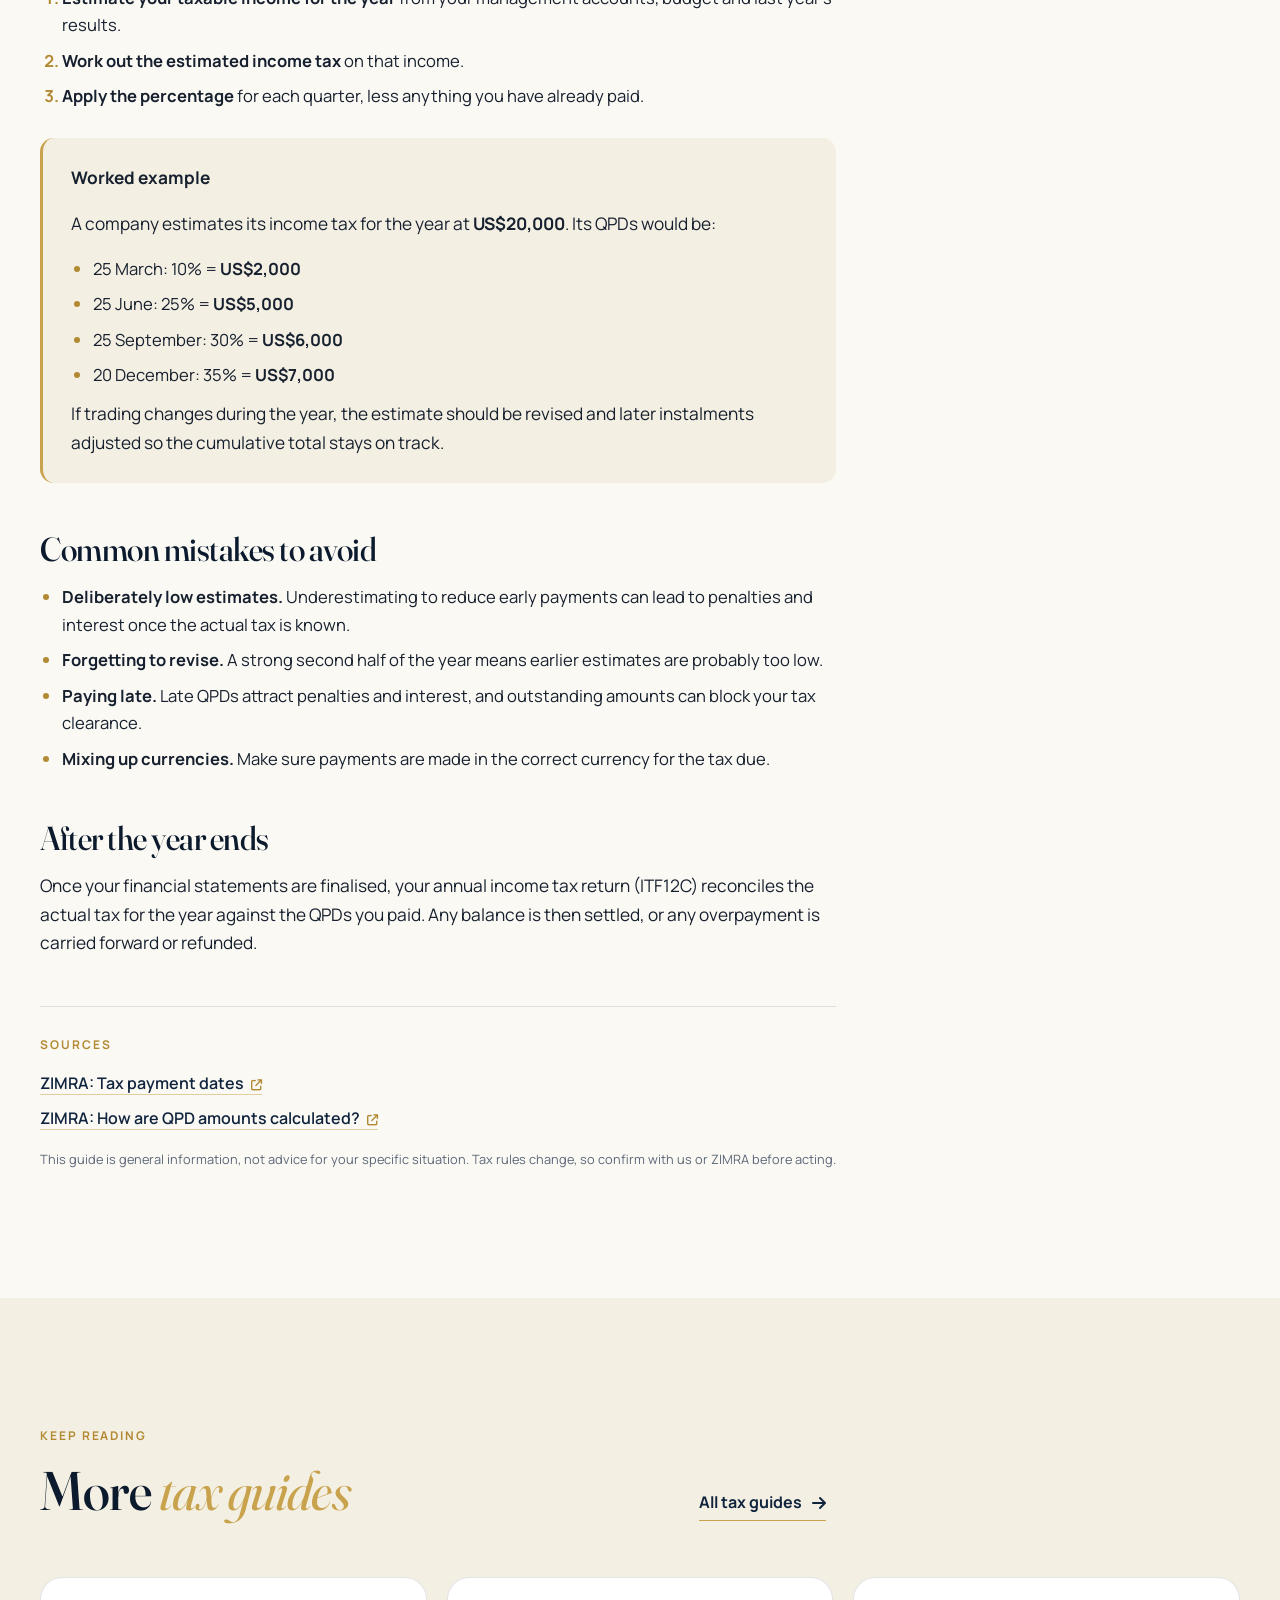
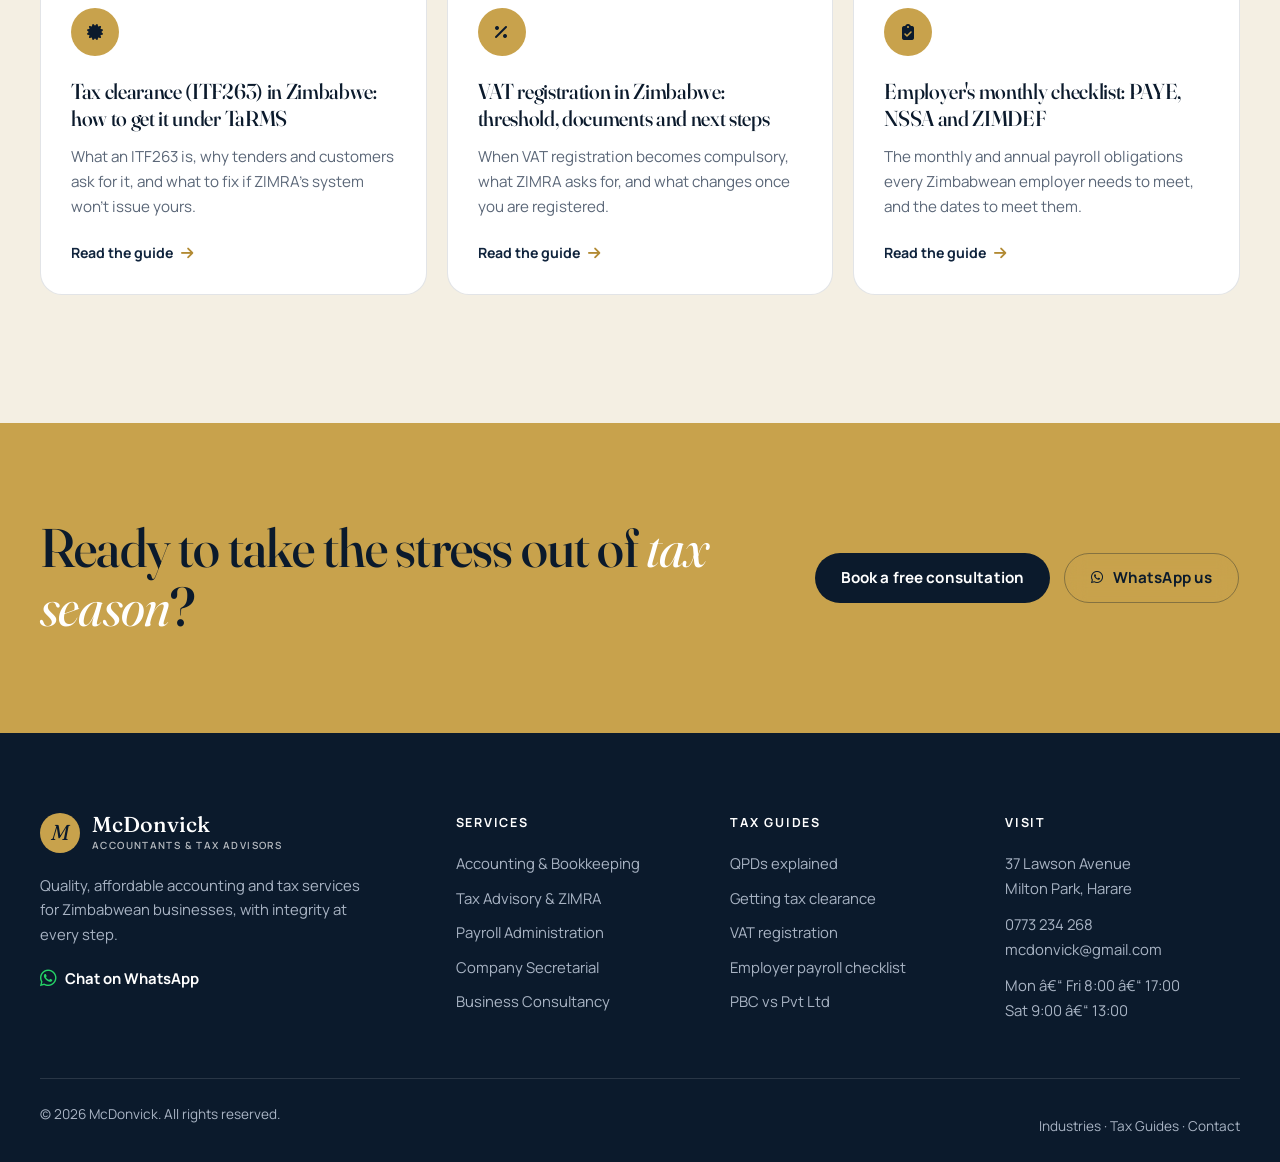
<file: guides/qpd-provisional-tax/index.html>
<!DOCTYPE html>
<html lang="en">
<head>
    <meta charset="UTF-8">
    <meta name="viewport" content="width=device-width, initial-scale=1.0">
    <title>QPDs explained: provisional tax payment dates in Zimbabwe | McDonvick</title>
    <meta name="description" content="What Quarterly Payment Dates are, when they fall, how much to pay each quarter, and how to avoid penalties.">
    <meta name="theme-color" content="#0b1a2c">
    <link rel="canonical" href="https://mcdonvick.co.zw/guides/qpd-provisional-tax/">
    <meta property="og:site_name" content="McDonvick">
    <meta property="og:title" content="QPDs explained: provisional tax payment dates in Zimbabwe | McDonvick">
    <meta property="og:description" content="What Quarterly Payment Dates are, when they fall, how much to pay each quarter, and how to avoid penalties.">
    <meta property="og:type" content="website">
    <meta property="og:url" content="https://mcdonvick.co.zw/guides/qpd-provisional-tax/">
    <meta property="og:image" content="https://mcdonvick.co.zw/assets/video/hero-poster.jpg">
    <link rel="icon" type="image/png" href="/assets/images/macdonvich.png">

    <link rel="preconnect" href="https://fonts.googleapis.com">
    <link rel="preconnect" href="https://fonts.gstatic.com" crossorigin>
    <link href="https://fonts.googleapis.com/css2?family=Fraunces:ital,opsz,wght@0,9..144,400;0,9..144,500;0,9..144,600;1,9..144,400;1,9..144,500&family=Manrope:wght@400;500;600;700&display=swap" rel="stylesheet">
    <link rel="stylesheet" href="https://cdnjs.cloudflare.com/ajax/libs/font-awesome/6.4.2/css/all.min.css">
    <link rel="stylesheet" href="/assets/css/site.css?v=4">
    <script>document.documentElement.classList.add('js');</script>
    <script type="application/ld+json">{"@context":"https://schema.org","@type":"AccountingService","@id":"https://mcdonvick.co.zw/#business","name":"McDonvick","url":"https://mcdonvick.co.zw/","image":"https://mcdonvick.co.zw/assets/video/hero-poster.jpg","email":"mcdonvick@gmail.com","telephone":"+263773234268","address":{"@type":"PostalAddress","streetAddress":"37 Lawson Avenue, Milton Park","addressLocality":"Harare","addressCountry":"ZW"},"areaServed":"Zimbabwe","openingHoursSpecification":[{"@type":"OpeningHoursSpecification","dayOfWeek":["Monday","Tuesday","Wednesday","Thursday","Friday"],"opens":"08:00","closes":"17:00"},{"@type":"OpeningHoursSpecification","dayOfWeek":"Saturday","opens":"09:00","closes":"13:00"}]}</script>
    <script type="application/ld+json">{"@context":"https://schema.org","@type":"BreadcrumbList","itemListElement":[{"@type":"ListItem","position":1,"name":"Home","item":"https://mcdonvick.co.zw/"},{"@type":"ListItem","position":2,"name":"Tax Guides","item":"https://mcdonvick.co.zw/guides/"},{"@type":"ListItem","position":3,"name":"QPDs explained","item":"https://mcdonvick.co.zw/guides/qpd-provisional-tax/"}]}</script>
    <script type="application/ld+json">{"@context":"https://schema.org","@type":"Article","headline":"QPDs explained: provisional tax payment dates in Zimbabwe","description":"What Quarterly Payment Dates are, when they fall, how much to pay each quarter, and how to avoid penalties.","dateModified":"2026-09-28","author":{"@type":"Organization","name":"McDonvick"},"publisher":{"@id":"https://mcdonvick.co.zw/#business"},"mainEntityOfPage":"https://mcdonvick.co.zw/guides/qpd-provisional-tax/"}</script>
</head>
<body>
    <!-- Generated by tools/build.mjs from src/ â€” edit the source files, not this output. -->
    <a class="skip-link" href="#main">Skip to content</a>

    <header class="site-header" id="header">
        <div class="wrap header-inner">
            <a href="/" class="brand" aria-label="McDonvick home">
                <span class="brand-mark">M</span>
                <span class="brand-name">McDonvick<small>Accountants &amp; Tax Advisors</small></span>
            </a>
            <nav class="main-nav" id="mainNav" aria-label="Main">
                <div class="nav-group">
                    <a href="/services/">Services <i class="fas fa-chevron-down nav-caret" aria-hidden="true"></i></a>
                    <div class="subnav">
                        <a href="/services/accounting-bookkeeping/"><i class="fas fa-book-open" aria-hidden="true"></i> Accounting &amp; Bookkeeping</a>
                        <a href="/services/tax-advisory/"><i class="fas fa-file-invoice-dollar" aria-hidden="true"></i> Tax Advisory &amp; ZIMRA</a>
                        <a href="/services/payroll/"><i class="fas fa-users" aria-hidden="true"></i> Payroll Administration</a>
                        <a href="/services/company-secretarial/"><i class="fas fa-building" aria-hidden="true"></i> Company Secretarial</a>
                        <a href="/services/business-consultancy/"><i class="fas fa-chart-line" aria-hidden="true"></i> Business Consultancy</a>
                    </div>
                </div>
                <a href="/industries/">Industries</a>
                <a href="/guides/" aria-current="page">Tax Guides</a>
                <a href="/#about">About</a>
                <a href="/#contact">Contact</a>
                <a href="/#contact" class="btn btn-gold nav-mobile-cta">Book a Free Consultation</a>
            </nav>
            <div class="header-actions">
                <a href="tel:+263773234268" class="header-phone"><i class="fas fa-phone"></i> 0773 234 268</a>
                <a href="/#contact" class="btn btn-gold btn-sm">Free Consultation</a>
                <button class="menu-toggle" id="menuToggle" aria-label="Open menu" aria-expanded="false" aria-controls="mainNav">
                    <span></span><span></span>
                </button>
            </div>
        </div>
    </header>

    <main id="main">

        <section class="page-hero">
            <div class="page-hero-media" aria-hidden="true">
                <img src="/assets/video/hero-poster.jpg" alt="">
                <div class="page-hero-shade"></div>
            </div>
            <div class="wrap page-hero-inner">
                <nav class="crumbs" aria-label="Breadcrumb"><ol><li><a href="/">Home</a></li><li><a href="/guides/">Tax Guides</a></li><li aria-current="page">QPDs explained</li></ol></nav>
                <p class="kicker"><span class="kicker-line"></span> Tax guide &middot; 2 min read</p>
                <h1>QPDs explained: provisional tax payment dates in Zimbabwe</h1>
                <p class="page-hero-lead">What Quarterly Payment Dates are, when they fall, how much to pay each quarter, and how to avoid penalties.</p>
                
            </div>
        </section>
        <section class="section">
            <div class="wrap detail-grid">
                <article class="detail-main">
                    <p class="article-meta"><i class="far fa-calendar-check"></i> Last reviewed 28 September 2026</p>
                    <div class="prose article">
                        
      <h2 id="what">What are QPDs?</h2>
      <p>Quarterly Payment Dates (QPDs) are the four dates each year when businesses pay <strong>provisional income tax</strong> to ZIMRA. Instead of paying all your income tax after the year ends, you estimate the year's tax and pay it in four instalments as you go.</p>
      <p>QPDs apply to companies and other taxpayers who earn income from trade or investments. Employees whose only income is a salary already pay through PAYE and do not pay QPDs.</p>

      <h2 id="dates">QPD dates and percentages</h2>
      <p>Each instalment is a set percentage of your <em>estimated</em> tax for the whole year:</p>
      <div class="table-wrap"><table>
        <thead><tr><th>Instalment</th><th>Due date</th><th>% of estimated annual tax</th><th>Cumulative</th></tr></thead>
        <tbody>
          <tr><td>1st QPD</td><td>25 March</td><td>10%</td><td>10%</td></tr>
          <tr><td>2nd QPD</td><td>25 June</td><td>25%</td><td>35%</td></tr>
          <tr><td>3rd QPD</td><td>25 September</td><td>30%</td><td>65%</td></tr>
          <tr><td>4th QPD</td><td>20 December</td><td>35%</td><td>100%</td></tr>
        </tbody>
      </table></div>
      <p>ZIMRA's recent public notices also set a date for submitting the QPD return a few days before each payment date (for example, 20 March for the first QPD of 2026), so plan to have your figures ready early.</p>

      <h2 id="calculate">How to calculate your QPDs</h2>
      <ol>
        <li><strong>Estimate your taxable income for the year</strong> from your management accounts, budget and last year's results.</li>
        <li><strong>Work out the estimated income tax</strong> on that income.</li>
        <li><strong>Apply the percentage</strong> for each quarter, less anything you have already paid.</li>
      </ol>
      <div class="callout">
        <p class="callout-title">Worked example</p>
        <p>A company estimates its income tax for the year at <strong>US$20,000</strong>. Its QPDs would be:</p>
        <ul>
          <li>25 March: 10% = <strong>US$2,000</strong></li>
          <li>25 June: 25% = <strong>US$5,000</strong></li>
          <li>25 September: 30% = <strong>US$6,000</strong></li>
          <li>20 December: 35% = <strong>US$7,000</strong></li>
        </ul>
        <p>If trading changes during the year, the estimate should be revised and later instalments adjusted so the cumulative total stays on track.</p>
      </div>

      <h2 id="mistakes">Common mistakes to avoid</h2>
      <ul>
        <li><strong>Deliberately low estimates.</strong> Underestimating to reduce early payments can lead to penalties and interest once the actual tax is known.</li>
        <li><strong>Forgetting to revise.</strong> A strong second half of the year means earlier estimates are probably too low.</li>
        <li><strong>Paying late.</strong> Late QPDs attract penalties and interest, and outstanding amounts can block your tax clearance.</li>
        <li><strong>Mixing up currencies.</strong> Make sure payments are made in the correct currency for the tax due.</li>
      </ul>

      <h2 id="after">After the year ends</h2>
      <p>Once your financial statements are finalised, your annual income tax return (ITF12C) reconciles the actual tax for the year against the QPDs you paid. Any balance is then settled, or any overpayment is carried forward or refunded.</p>
                    </div>
                    <div class="sources">
                        <p class="eyebrow">Sources</p>
                        <ul><li><a href="https://www.zimra.co.zw/domestic-taxes/tax-payment-dates" target="_blank" rel="noopener noreferrer">ZIMRA: Tax payment dates <i class="fas fa-arrow-up-right-from-square"></i></a></li><li><a href="https://www.zimra.co.zw/frequently-asked-questions/1947-how-do-you-calculate-amounts-paid-on-quarterly-payment-dates-qpd" target="_blank" rel="noopener noreferrer">ZIMRA: How are QPD amounts calculated? <i class="fas fa-arrow-up-right-from-square"></i></a></li></ul>
                        <p class="fineprint">This guide is general information, not advice for your specific situation. Tax rules change, so confirm with us or ZIMRA before acting.</p>
                    </div>
                </article>

                <aside class="detail-side">
                    <nav class="side-links toc" aria-label="On this page">
                        <p class="eyebrow">On this page</p>
                        <a href="#what">What are QPDs?</a><a href="#dates">QPD dates and percentages</a><a href="#calculate">How to calculate your QPDs</a><a href="#mistakes">Common mistakes to avoid</a><a href="#after">After the year ends</a>
                    </nav>
                    <div class="side-card">
                        <p class="eyebrow">Need help with this?</p>
                        <h3>Let McDonvick handle it</h3>
                        <p>We deal with ZIMRA every day. Send us your question and a qualified accountant will reply within 24 hours.</p>
                        <a href="https://wa.me/263773234268?text=Hi%20McDonvick%2C%20I%20read%20your%20guide%20%22QPDs%20explained%22%20and%20need%20some%20help." class="btn btn-wa btn-block" target="_blank" rel="noopener noreferrer"><i class="fab fa-whatsapp"></i> Ask on WhatsApp</a>
                        <a href="/#contact" class="btn btn-gold btn-block">Book a consultation</a>
                    </div>
                    <div class="side-links">
                        <p class="eyebrow">Related services</p>
                        <a href="/services/tax-advisory/"><i class="fas fa-file-invoice-dollar"></i> Tax Advisory &amp; ZIMRA</a><a href="/services/accounting-bookkeeping/"><i class="fas fa-book-open"></i> Accounting &amp; Bookkeeping</a>
                    </div>
                </aside>
            </div>
        </section>

        <section class="section tint">
            <div class="wrap">
                <div class="split-head reveal">
                    <div><p class="eyebrow">Keep reading</p><h2>More <em>tax guides</em></h2></div>
                    <div><a href="/guides/" class="text-link">All tax guides <i class="fas fa-arrow-right"></i></a></div>
                </div>
                <div class="guide-grid">
                    <a class="guide-card reveal" href="/guides/tax-clearance-itf263/">
                        <span class="guide-icon"><i class="fas fa-certificate"></i></span>
                        <h3>Tax clearance (ITF263) in Zimbabwe: how to get it under TaRMS</h3>
                        <p>What an ITF263 is, why tenders and customers ask for it, and what to fix if ZIMRA's system won't issue yours.</p>
                        <span class="guide-link">Read the guide <i class="fas fa-arrow-right"></i></span>
                    </a>
                    <a class="guide-card reveal" href="/guides/vat-registration-zimbabwe/">
                        <span class="guide-icon"><i class="fas fa-percent"></i></span>
                        <h3>VAT registration in Zimbabwe: threshold, documents and next steps</h3>
                        <p>When VAT registration becomes compulsory, what ZIMRA asks for, and what changes once you are registered.</p>
                        <span class="guide-link">Read the guide <i class="fas fa-arrow-right"></i></span>
                    </a>
                    <a class="guide-card reveal" href="/guides/employer-paye-nssa-checklist/">
                        <span class="guide-icon"><i class="fas fa-clipboard-check"></i></span>
                        <h3>Employer's monthly checklist: PAYE, NSSA and ZIMDEF</h3>
                        <p>The monthly and annual payroll obligations every Zimbabwean employer needs to meet, and the dates to meet them.</p>
                        <span class="guide-link">Read the guide <i class="fas fa-arrow-right"></i></span>
                    </a></div>
            </div>
        </section>

        <section class="cta-band">
            <div class="wrap cta-inner reveal">
                <h2>Ready to take the stress out of <em>tax season</em>?</h2>
                <div class="cta-actions">
                    <a href="/#contact" class="btn btn-gold">Book a free consultation</a>
                    <a href="https://wa.me/263773234268" class="btn btn-glass" target="_blank" rel="noopener noreferrer"><i class="fab fa-whatsapp"></i> WhatsApp us</a>
                </div>
            </div>
        </section>
    </main>

    <footer class="site-footer">
        <div class="wrap footer-grid">
            <div class="footer-brand">
                <a href="/" class="brand">
                    <span class="brand-mark">M</span>
                    <span class="brand-name">McDonvick<small>Accountants &amp; Tax Advisors</small></span>
                </a>
                <p>Quality, affordable accounting and tax services for Zimbabwean businesses, with integrity at every step.</p>
                <a href="https://wa.me/263773234268" class="footer-wa" target="_blank" rel="noopener noreferrer"><i class="fab fa-whatsapp"></i> Chat on WhatsApp</a>
            </div>
            <div>
                <h4>Services</h4>
                <ul>
                    <li><a href="/services/accounting-bookkeeping/">Accounting &amp; Bookkeeping</a></li>
                    <li><a href="/services/tax-advisory/">Tax Advisory &amp; ZIMRA</a></li>
                    <li><a href="/services/payroll/">Payroll Administration</a></li>
                    <li><a href="/services/company-secretarial/">Company Secretarial</a></li>
                    <li><a href="/services/business-consultancy/">Business Consultancy</a></li>
                </ul>
            </div>
            <div>
                <h4>Tax Guides</h4>
                <ul>
                    <li><a href="/guides/qpd-provisional-tax/">QPDs explained</a></li>
                    <li><a href="/guides/tax-clearance-itf263/">Getting tax clearance</a></li>
                    <li><a href="/guides/vat-registration-zimbabwe/">VAT registration</a></li>
                    <li><a href="/guides/employer-paye-nssa-checklist/">Employer payroll checklist</a></li>
                    <li><a href="/guides/company-registration-pbc-vs-pvt-ltd/">PBC vs Pvt Ltd</a></li>
                </ul>
            </div>
            <div>
                <h4>Visit</h4>
                <p>37 Lawson Avenue<br>Milton Park, Harare</p>
                <p><a href="tel:+263773234268">0773 234 268</a><br><a href="mailto:mcdonvick@gmail.com">mcdonvick@gmail.com</a></p>
                <p>Mon â€“ Fri 8:00 â€“ 17:00<br>Sat 9:00 â€“ 13:00</p>
            </div>
        </div>
        <div class="wrap footer-bar">
            <p>&copy; <span id="year">2026</span> McDonvick. All rights reserved.</p>
            <p><a href="/industries/">Industries</a> &middot; <a href="/guides/">Tax Guides</a> &middot; <a href="/#contact">Contact</a></p>
        </div>
    </footer>

    <a href="https://wa.me/263773234268" class="wa-float" target="_blank" rel="noopener noreferrer" aria-label="Chat with McDonvick on WhatsApp"><i class="fab fa-whatsapp"></i></a>

    <script src="/assets/js/site.js?v=4"></script>
</body>
</html>
</file>
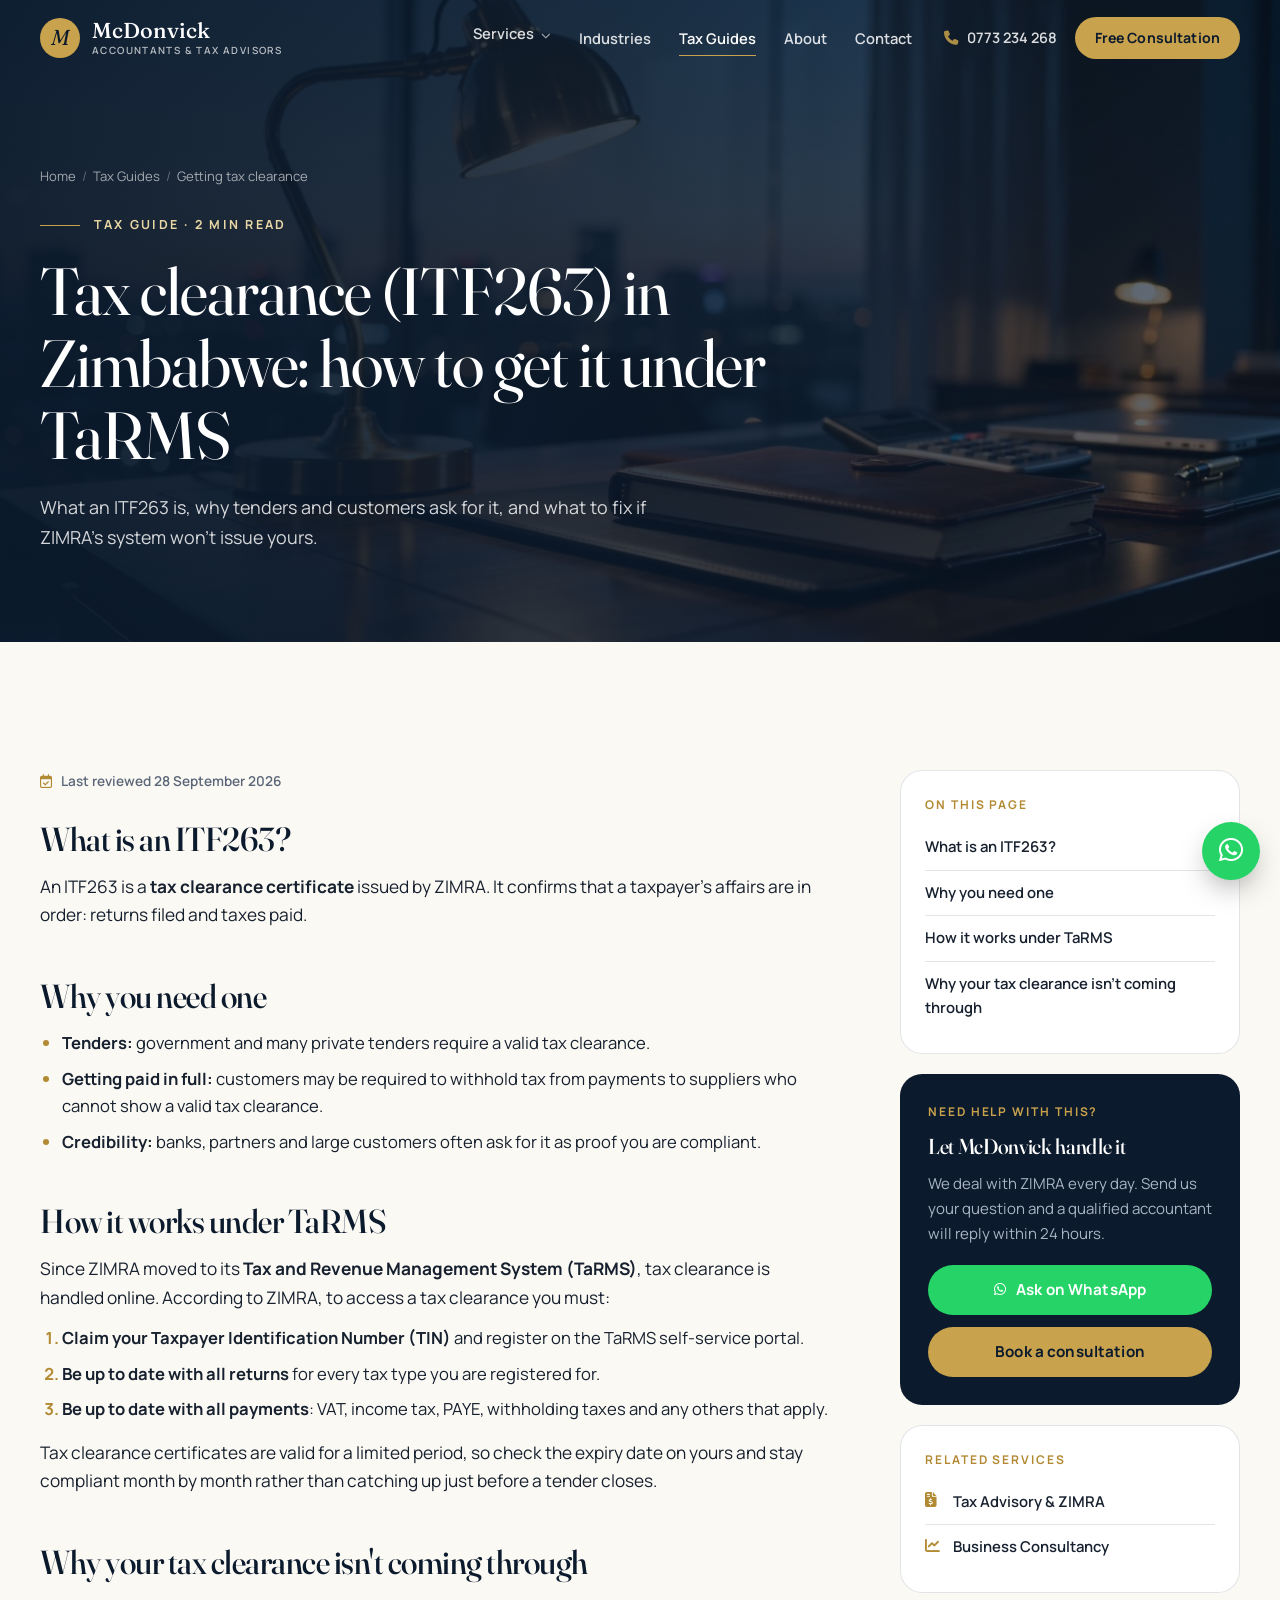
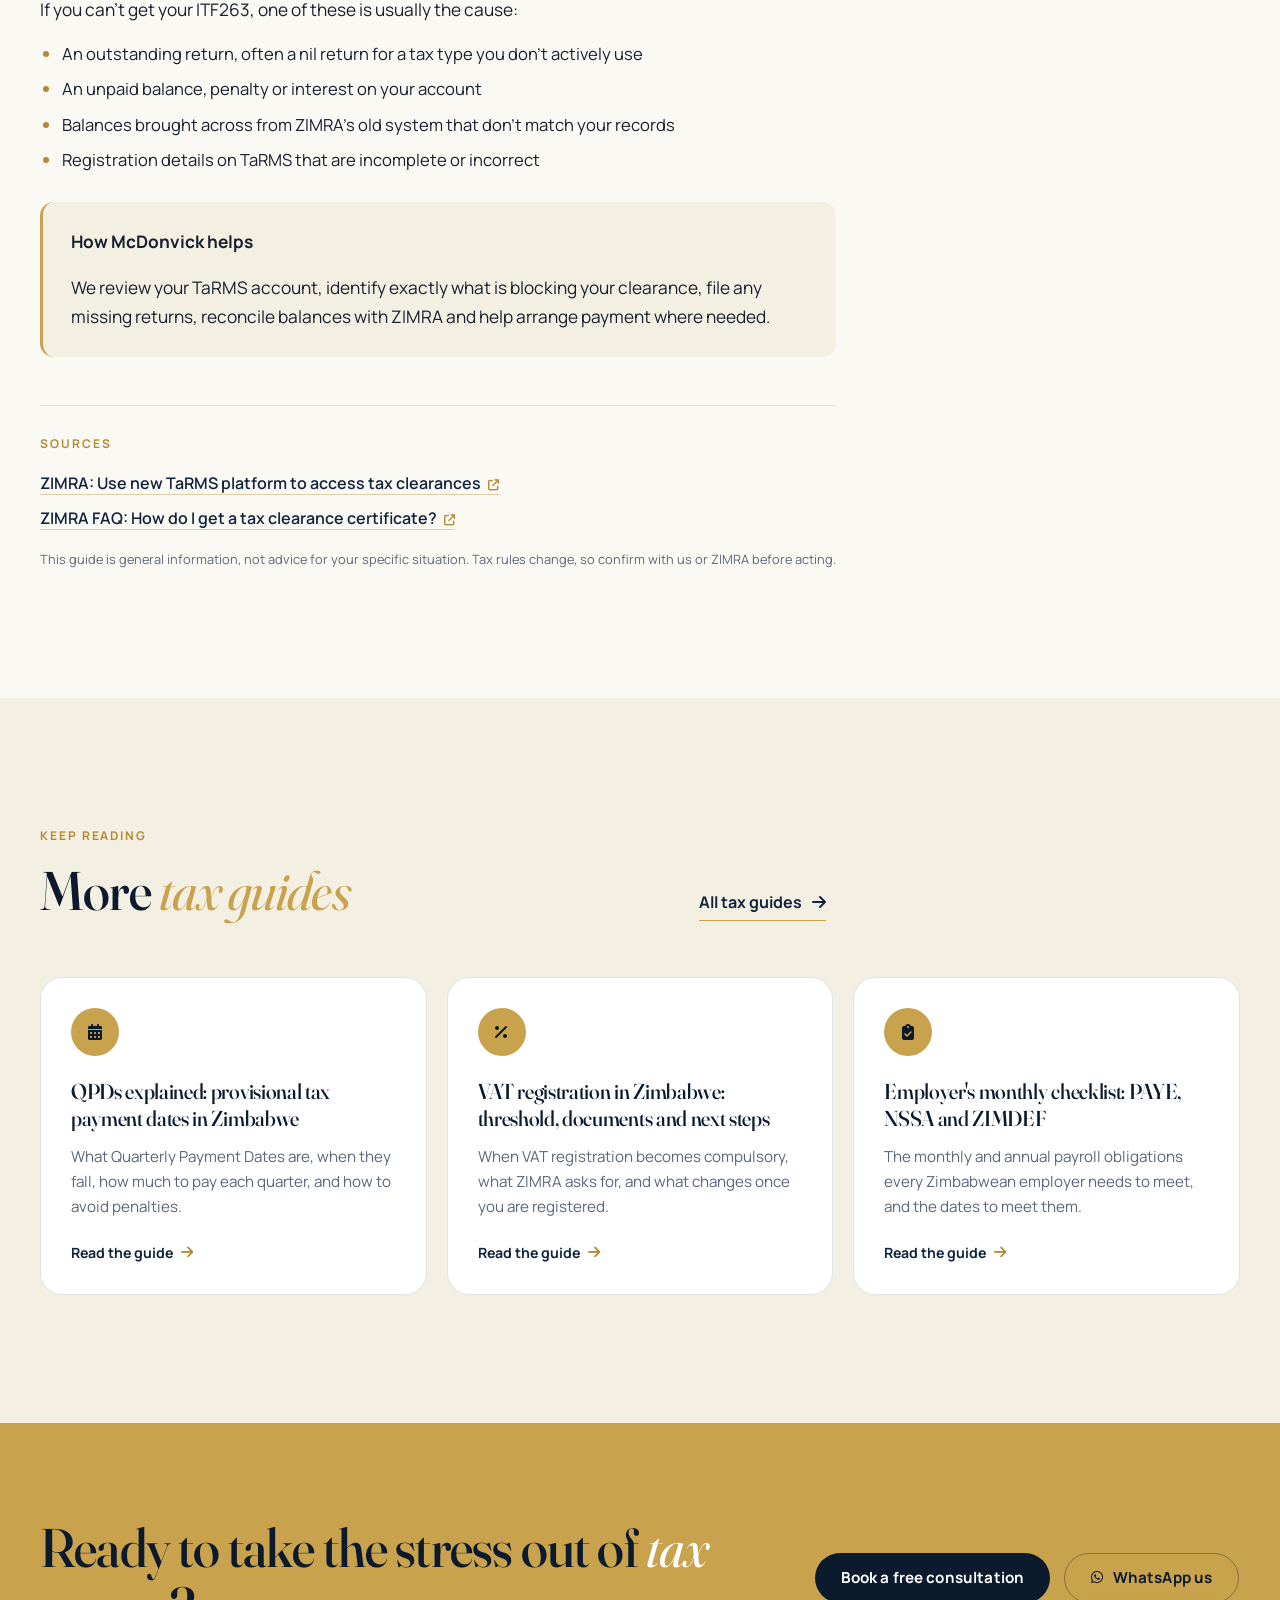
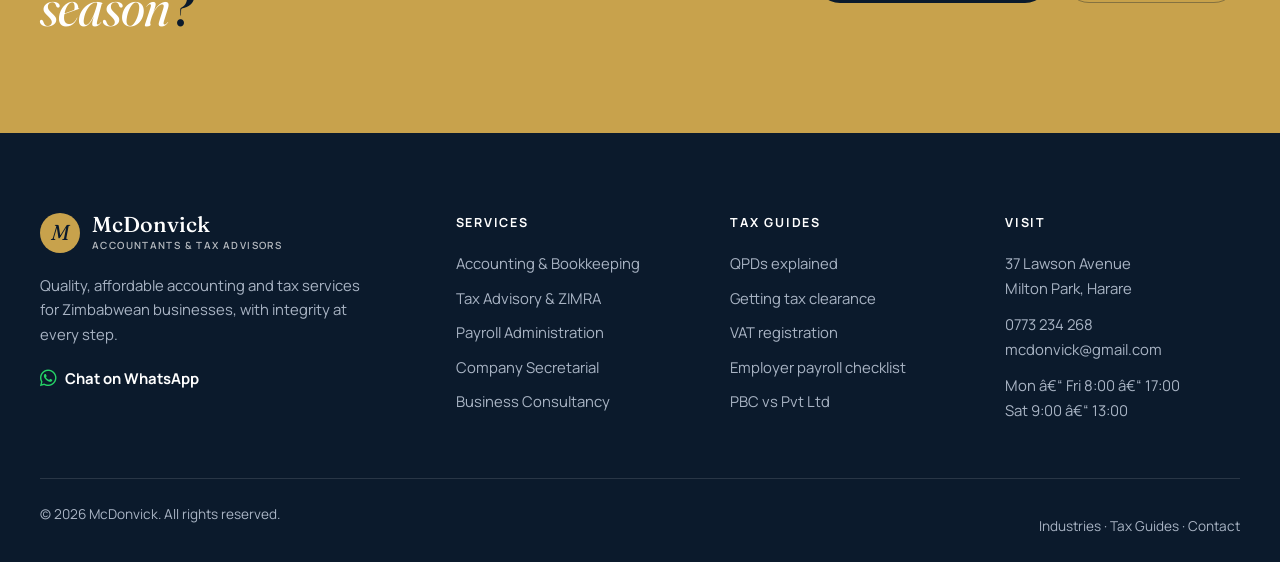
<file: guides/tax-clearance-itf263/index.html>
<!DOCTYPE html>
<html lang="en">
<head>
    <meta charset="UTF-8">
    <meta name="viewport" content="width=device-width, initial-scale=1.0">
    <title>Tax clearance (ITF263) in Zimbabwe: how to get it under TaRMS | McDonvick</title>
    <meta name="description" content="What an ITF263 is, why tenders and customers ask for it, and what to fix if ZIMRA's system won't issue yours.">
    <meta name="theme-color" content="#0b1a2c">
    <link rel="canonical" href="https://mcdonvick.co.zw/guides/tax-clearance-itf263/">
    <meta property="og:site_name" content="McDonvick">
    <meta property="og:title" content="Tax clearance (ITF263) in Zimbabwe: how to get it under TaRMS | McDonvick">
    <meta property="og:description" content="What an ITF263 is, why tenders and customers ask for it, and what to fix if ZIMRA's system won't issue yours.">
    <meta property="og:type" content="website">
    <meta property="og:url" content="https://mcdonvick.co.zw/guides/tax-clearance-itf263/">
    <meta property="og:image" content="https://mcdonvick.co.zw/assets/video/hero-poster.jpg">
    <link rel="icon" type="image/png" href="/assets/images/macdonvich.png">

    <link rel="preconnect" href="https://fonts.googleapis.com">
    <link rel="preconnect" href="https://fonts.gstatic.com" crossorigin>
    <link href="https://fonts.googleapis.com/css2?family=Fraunces:ital,opsz,wght@0,9..144,400;0,9..144,500;0,9..144,600;1,9..144,400;1,9..144,500&family=Manrope:wght@400;500;600;700&display=swap" rel="stylesheet">
    <link rel="stylesheet" href="https://cdnjs.cloudflare.com/ajax/libs/font-awesome/6.4.2/css/all.min.css">
    <link rel="stylesheet" href="/assets/css/site.css?v=4">
    <script>document.documentElement.classList.add('js');</script>
    <script type="application/ld+json">{"@context":"https://schema.org","@type":"AccountingService","@id":"https://mcdonvick.co.zw/#business","name":"McDonvick","url":"https://mcdonvick.co.zw/","image":"https://mcdonvick.co.zw/assets/video/hero-poster.jpg","email":"mcdonvick@gmail.com","telephone":"+263773234268","address":{"@type":"PostalAddress","streetAddress":"37 Lawson Avenue, Milton Park","addressLocality":"Harare","addressCountry":"ZW"},"areaServed":"Zimbabwe","openingHoursSpecification":[{"@type":"OpeningHoursSpecification","dayOfWeek":["Monday","Tuesday","Wednesday","Thursday","Friday"],"opens":"08:00","closes":"17:00"},{"@type":"OpeningHoursSpecification","dayOfWeek":"Saturday","opens":"09:00","closes":"13:00"}]}</script>
    <script type="application/ld+json">{"@context":"https://schema.org","@type":"BreadcrumbList","itemListElement":[{"@type":"ListItem","position":1,"name":"Home","item":"https://mcdonvick.co.zw/"},{"@type":"ListItem","position":2,"name":"Tax Guides","item":"https://mcdonvick.co.zw/guides/"},{"@type":"ListItem","position":3,"name":"Getting tax clearance","item":"https://mcdonvick.co.zw/guides/tax-clearance-itf263/"}]}</script>
    <script type="application/ld+json">{"@context":"https://schema.org","@type":"Article","headline":"Tax clearance (ITF263) in Zimbabwe: how to get it under TaRMS","description":"What an ITF263 is, why tenders and customers ask for it, and what to fix if ZIMRA's system won't issue yours.","dateModified":"2026-09-28","author":{"@type":"Organization","name":"McDonvick"},"publisher":{"@id":"https://mcdonvick.co.zw/#business"},"mainEntityOfPage":"https://mcdonvick.co.zw/guides/tax-clearance-itf263/"}</script>
</head>
<body>
    <!-- Generated by tools/build.mjs from src/ â€” edit the source files, not this output. -->
    <a class="skip-link" href="#main">Skip to content</a>

    <header class="site-header" id="header">
        <div class="wrap header-inner">
            <a href="/" class="brand" aria-label="McDonvick home">
                <span class="brand-mark">M</span>
                <span class="brand-name">McDonvick<small>Accountants &amp; Tax Advisors</small></span>
            </a>
            <nav class="main-nav" id="mainNav" aria-label="Main">
                <div class="nav-group">
                    <a href="/services/">Services <i class="fas fa-chevron-down nav-caret" aria-hidden="true"></i></a>
                    <div class="subnav">
                        <a href="/services/accounting-bookkeeping/"><i class="fas fa-book-open" aria-hidden="true"></i> Accounting &amp; Bookkeeping</a>
                        <a href="/services/tax-advisory/"><i class="fas fa-file-invoice-dollar" aria-hidden="true"></i> Tax Advisory &amp; ZIMRA</a>
                        <a href="/services/payroll/"><i class="fas fa-users" aria-hidden="true"></i> Payroll Administration</a>
                        <a href="/services/company-secretarial/"><i class="fas fa-building" aria-hidden="true"></i> Company Secretarial</a>
                        <a href="/services/business-consultancy/"><i class="fas fa-chart-line" aria-hidden="true"></i> Business Consultancy</a>
                    </div>
                </div>
                <a href="/industries/">Industries</a>
                <a href="/guides/" aria-current="page">Tax Guides</a>
                <a href="/#about">About</a>
                <a href="/#contact">Contact</a>
                <a href="/#contact" class="btn btn-gold nav-mobile-cta">Book a Free Consultation</a>
            </nav>
            <div class="header-actions">
                <a href="tel:+263773234268" class="header-phone"><i class="fas fa-phone"></i> 0773 234 268</a>
                <a href="/#contact" class="btn btn-gold btn-sm">Free Consultation</a>
                <button class="menu-toggle" id="menuToggle" aria-label="Open menu" aria-expanded="false" aria-controls="mainNav">
                    <span></span><span></span>
                </button>
            </div>
        </div>
    </header>

    <main id="main">

        <section class="page-hero">
            <div class="page-hero-media" aria-hidden="true">
                <img src="/assets/video/hero-poster.jpg" alt="">
                <div class="page-hero-shade"></div>
            </div>
            <div class="wrap page-hero-inner">
                <nav class="crumbs" aria-label="Breadcrumb"><ol><li><a href="/">Home</a></li><li><a href="/guides/">Tax Guides</a></li><li aria-current="page">Getting tax clearance</li></ol></nav>
                <p class="kicker"><span class="kicker-line"></span> Tax guide &middot; 2 min read</p>
                <h1>Tax clearance (ITF263) in Zimbabwe: how to get it under TaRMS</h1>
                <p class="page-hero-lead">What an ITF263 is, why tenders and customers ask for it, and what to fix if ZIMRA's system won't issue yours.</p>
                
            </div>
        </section>
        <section class="section">
            <div class="wrap detail-grid">
                <article class="detail-main">
                    <p class="article-meta"><i class="far fa-calendar-check"></i> Last reviewed 28 September 2026</p>
                    <div class="prose article">
                        
      <h2 id="what">What is an ITF263?</h2>
      <p>An ITF263 is a <strong>tax clearance certificate</strong> issued by ZIMRA. It confirms that a taxpayer's affairs are in order: returns filed and taxes paid.</p>

      <h2 id="why">Why you need one</h2>
      <ul>
        <li><strong>Tenders:</strong> government and many private tenders require a valid tax clearance.</li>
        <li><strong>Getting paid in full:</strong> customers may be required to withhold tax from payments to suppliers who cannot show a valid tax clearance.</li>
        <li><strong>Credibility:</strong> banks, partners and large customers often ask for it as proof you are compliant.</li>
      </ul>

      <h2 id="tarms">How it works under TaRMS</h2>
      <p>Since ZIMRA moved to its <strong>Tax and Revenue Management System (TaRMS)</strong>, tax clearance is handled online. According to ZIMRA, to access a tax clearance you must:</p>
      <ol>
        <li><strong>Claim your Taxpayer Identification Number (TIN)</strong> and register on the TaRMS self-service portal.</li>
        <li><strong>Be up to date with all returns</strong> for every tax type you are registered for.</li>
        <li><strong>Be up to date with all payments</strong>: VAT, income tax, PAYE, withholding taxes and any others that apply.</li>
      </ol>
      <p>Tax clearance certificates are valid for a limited period, so check the expiry date on yours and stay compliant month by month rather than catching up just before a tender closes.</p>

      <h2 id="blocked">Why your tax clearance isn't coming through</h2>
      <p>If you can't get your ITF263, one of these is usually the cause:</p>
      <ul>
        <li>An outstanding return, often a nil return for a tax type you don't actively use</li>
        <li>An unpaid balance, penalty or interest on your account</li>
        <li>Balances brought across from ZIMRA's old system that don't match your records</li>
        <li>Registration details on TaRMS that are incomplete or incorrect</li>
      </ul>
      <div class="callout">
        <p class="callout-title">How McDonvick helps</p>
        <p>We review your TaRMS account, identify exactly what is blocking your clearance, file any missing returns, reconcile balances with ZIMRA and help arrange payment where needed.</p>
      </div>
                    </div>
                    <div class="sources">
                        <p class="eyebrow">Sources</p>
                        <ul><li><a href="https://www.zimra.co.zw/news/22-taxmans-corner/2273-use-new-tarms-platform-to-access-tax-clearances" target="_blank" rel="noopener noreferrer">ZIMRA: Use new TaRMS platform to access tax clearances <i class="fas fa-arrow-up-right-from-square"></i></a></li><li><a href="https://www.zimra.co.zw/frequently-asked-questions/1937-how-do-i-get-a-tax-clearance-certificate" target="_blank" rel="noopener noreferrer">ZIMRA FAQ: How do I get a tax clearance certificate? <i class="fas fa-arrow-up-right-from-square"></i></a></li></ul>
                        <p class="fineprint">This guide is general information, not advice for your specific situation. Tax rules change, so confirm with us or ZIMRA before acting.</p>
                    </div>
                </article>

                <aside class="detail-side">
                    <nav class="side-links toc" aria-label="On this page">
                        <p class="eyebrow">On this page</p>
                        <a href="#what">What is an ITF263?</a><a href="#why">Why you need one</a><a href="#tarms">How it works under TaRMS</a><a href="#blocked">Why your tax clearance isn't coming through</a>
                    </nav>
                    <div class="side-card">
                        <p class="eyebrow">Need help with this?</p>
                        <h3>Let McDonvick handle it</h3>
                        <p>We deal with ZIMRA every day. Send us your question and a qualified accountant will reply within 24 hours.</p>
                        <a href="https://wa.me/263773234268?text=Hi%20McDonvick%2C%20I%20read%20your%20guide%20%22Getting%20tax%20clearance%22%20and%20need%20some%20help." class="btn btn-wa btn-block" target="_blank" rel="noopener noreferrer"><i class="fab fa-whatsapp"></i> Ask on WhatsApp</a>
                        <a href="/#contact" class="btn btn-gold btn-block">Book a consultation</a>
                    </div>
                    <div class="side-links">
                        <p class="eyebrow">Related services</p>
                        <a href="/services/tax-advisory/"><i class="fas fa-file-invoice-dollar"></i> Tax Advisory &amp; ZIMRA</a><a href="/services/business-consultancy/"><i class="fas fa-chart-line"></i> Business Consultancy</a>
                    </div>
                </aside>
            </div>
        </section>

        <section class="section tint">
            <div class="wrap">
                <div class="split-head reveal">
                    <div><p class="eyebrow">Keep reading</p><h2>More <em>tax guides</em></h2></div>
                    <div><a href="/guides/" class="text-link">All tax guides <i class="fas fa-arrow-right"></i></a></div>
                </div>
                <div class="guide-grid">
                    <a class="guide-card reveal" href="/guides/qpd-provisional-tax/">
                        <span class="guide-icon"><i class="fas fa-calendar-days"></i></span>
                        <h3>QPDs explained: provisional tax payment dates in Zimbabwe</h3>
                        <p>What Quarterly Payment Dates are, when they fall, how much to pay each quarter, and how to avoid penalties.</p>
                        <span class="guide-link">Read the guide <i class="fas fa-arrow-right"></i></span>
                    </a>
                    <a class="guide-card reveal" href="/guides/vat-registration-zimbabwe/">
                        <span class="guide-icon"><i class="fas fa-percent"></i></span>
                        <h3>VAT registration in Zimbabwe: threshold, documents and next steps</h3>
                        <p>When VAT registration becomes compulsory, what ZIMRA asks for, and what changes once you are registered.</p>
                        <span class="guide-link">Read the guide <i class="fas fa-arrow-right"></i></span>
                    </a>
                    <a class="guide-card reveal" href="/guides/employer-paye-nssa-checklist/">
                        <span class="guide-icon"><i class="fas fa-clipboard-check"></i></span>
                        <h3>Employer's monthly checklist: PAYE, NSSA and ZIMDEF</h3>
                        <p>The monthly and annual payroll obligations every Zimbabwean employer needs to meet, and the dates to meet them.</p>
                        <span class="guide-link">Read the guide <i class="fas fa-arrow-right"></i></span>
                    </a></div>
            </div>
        </section>

        <section class="cta-band">
            <div class="wrap cta-inner reveal">
                <h2>Ready to take the stress out of <em>tax season</em>?</h2>
                <div class="cta-actions">
                    <a href="/#contact" class="btn btn-gold">Book a free consultation</a>
                    <a href="https://wa.me/263773234268" class="btn btn-glass" target="_blank" rel="noopener noreferrer"><i class="fab fa-whatsapp"></i> WhatsApp us</a>
                </div>
            </div>
        </section>
    </main>

    <footer class="site-footer">
        <div class="wrap footer-grid">
            <div class="footer-brand">
                <a href="/" class="brand">
                    <span class="brand-mark">M</span>
                    <span class="brand-name">McDonvick<small>Accountants &amp; Tax Advisors</small></span>
                </a>
                <p>Quality, affordable accounting and tax services for Zimbabwean businesses, with integrity at every step.</p>
                <a href="https://wa.me/263773234268" class="footer-wa" target="_blank" rel="noopener noreferrer"><i class="fab fa-whatsapp"></i> Chat on WhatsApp</a>
            </div>
            <div>
                <h4>Services</h4>
                <ul>
                    <li><a href="/services/accounting-bookkeeping/">Accounting &amp; Bookkeeping</a></li>
                    <li><a href="/services/tax-advisory/">Tax Advisory &amp; ZIMRA</a></li>
                    <li><a href="/services/payroll/">Payroll Administration</a></li>
                    <li><a href="/services/company-secretarial/">Company Secretarial</a></li>
                    <li><a href="/services/business-consultancy/">Business Consultancy</a></li>
                </ul>
            </div>
            <div>
                <h4>Tax Guides</h4>
                <ul>
                    <li><a href="/guides/qpd-provisional-tax/">QPDs explained</a></li>
                    <li><a href="/guides/tax-clearance-itf263/">Getting tax clearance</a></li>
                    <li><a href="/guides/vat-registration-zimbabwe/">VAT registration</a></li>
                    <li><a href="/guides/employer-paye-nssa-checklist/">Employer payroll checklist</a></li>
                    <li><a href="/guides/company-registration-pbc-vs-pvt-ltd/">PBC vs Pvt Ltd</a></li>
                </ul>
            </div>
            <div>
                <h4>Visit</h4>
                <p>37 Lawson Avenue<br>Milton Park, Harare</p>
                <p><a href="tel:+263773234268">0773 234 268</a><br><a href="mailto:mcdonvick@gmail.com">mcdonvick@gmail.com</a></p>
                <p>Mon â€“ Fri 8:00 â€“ 17:00<br>Sat 9:00 â€“ 13:00</p>
            </div>
        </div>
        <div class="wrap footer-bar">
            <p>&copy; <span id="year">2026</span> McDonvick. All rights reserved.</p>
            <p><a href="/industries/">Industries</a> &middot; <a href="/guides/">Tax Guides</a> &middot; <a href="/#contact">Contact</a></p>
        </div>
    </footer>

    <a href="https://wa.me/263773234268" class="wa-float" target="_blank" rel="noopener noreferrer" aria-label="Chat with McDonvick on WhatsApp"><i class="fab fa-whatsapp"></i></a>

    <script src="/assets/js/site.js?v=4"></script>
</body>
</html>
</file>
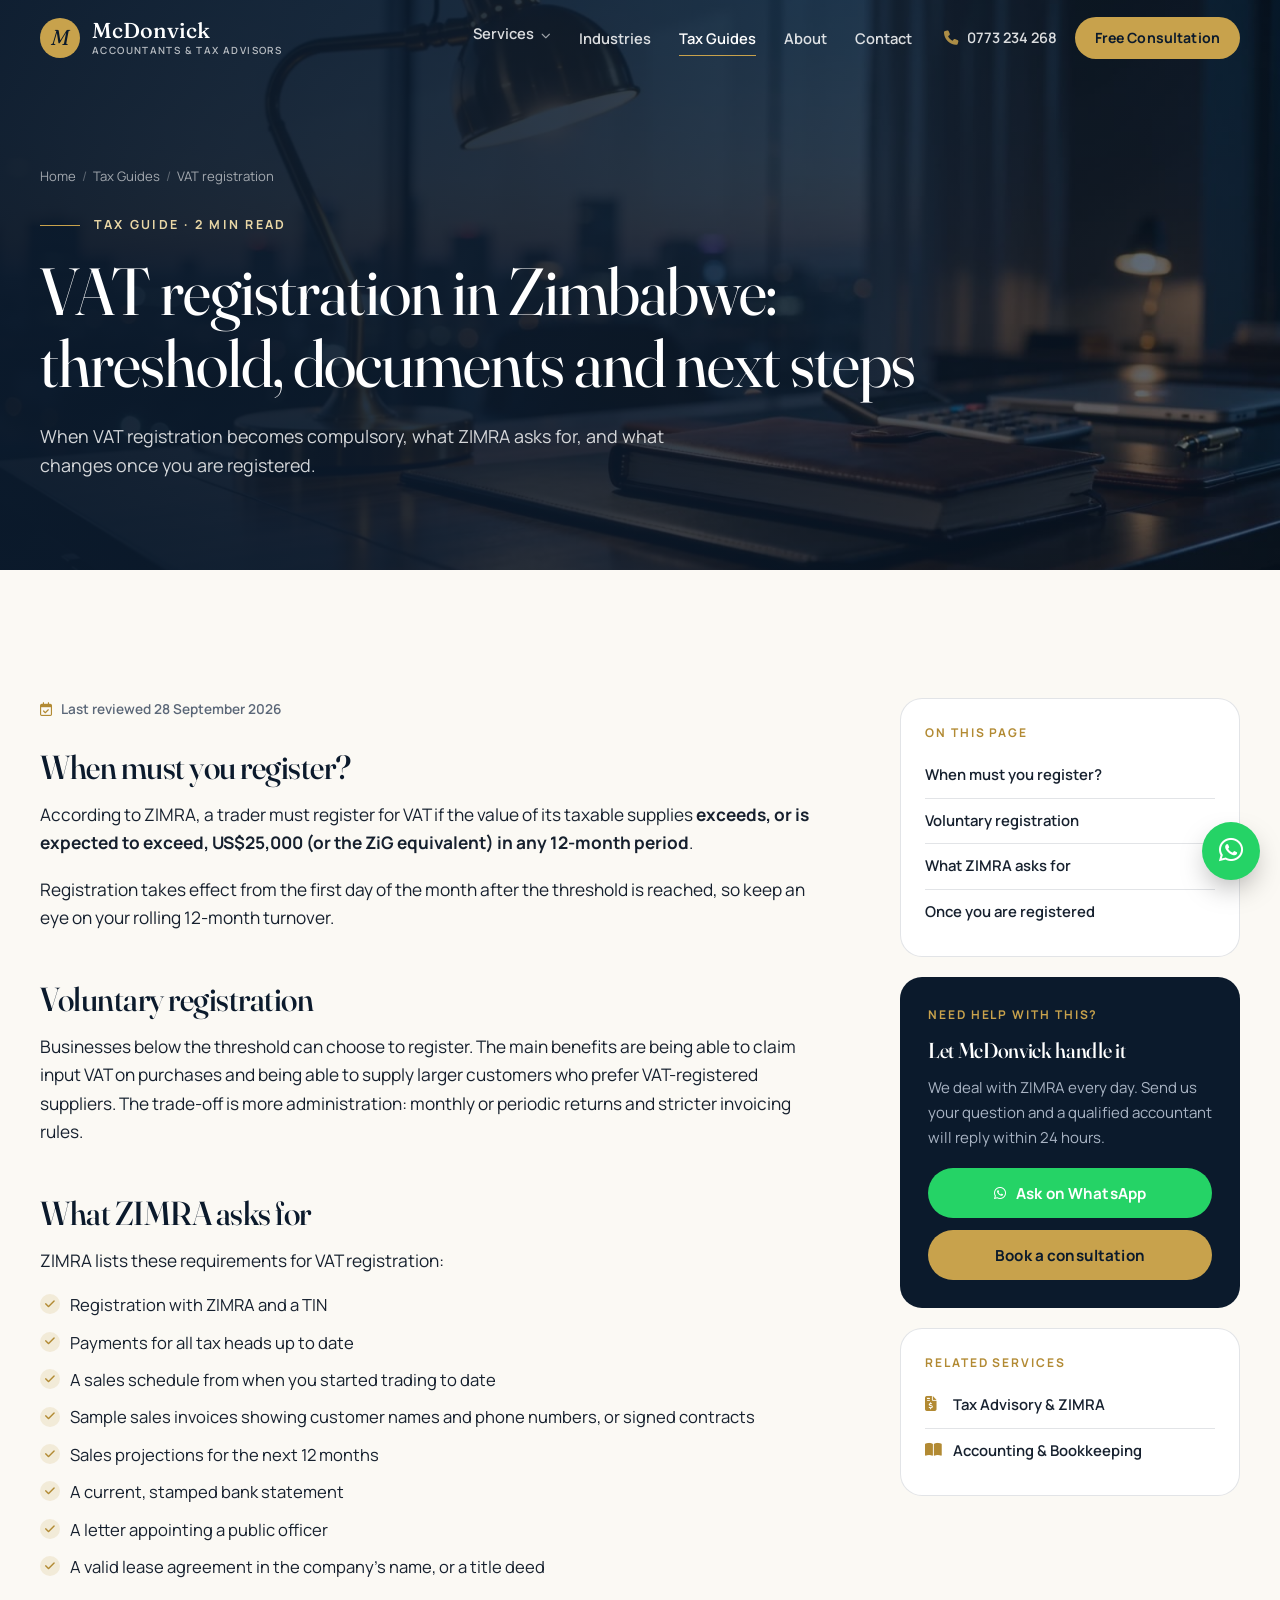
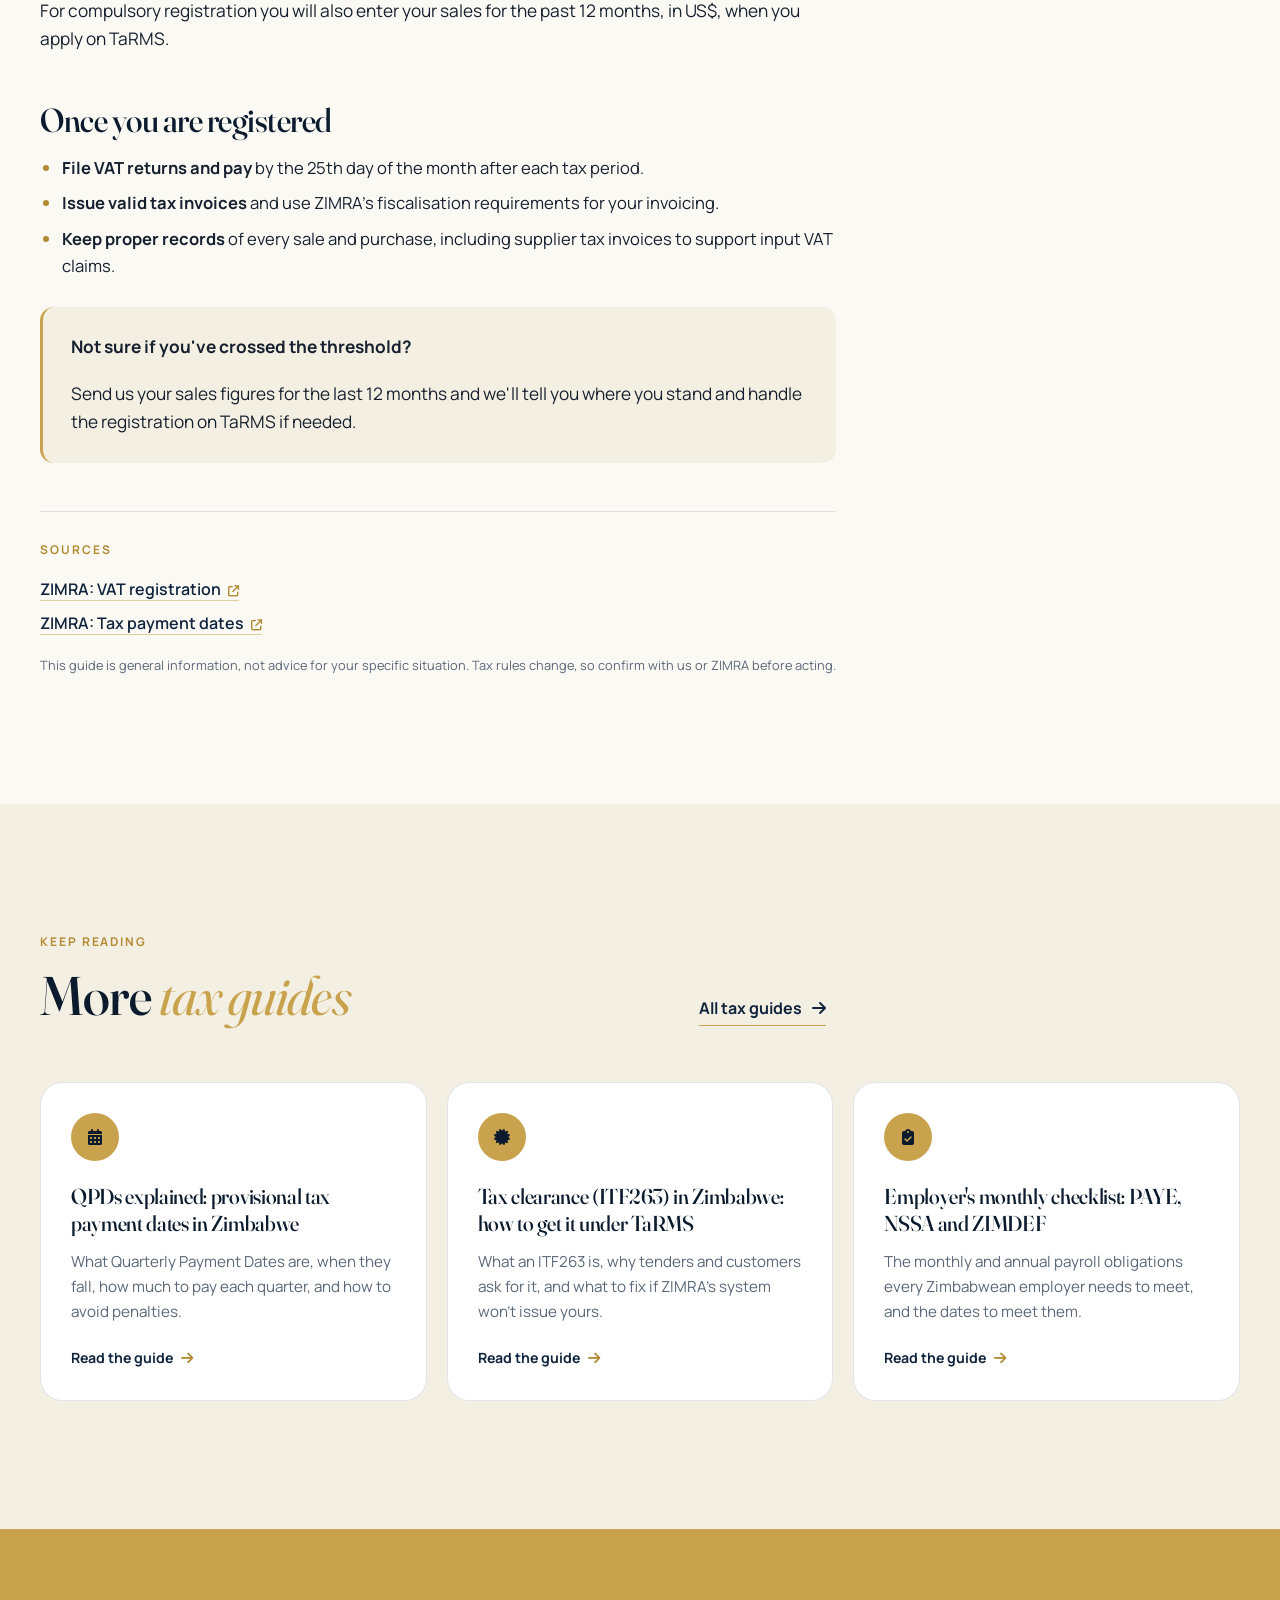
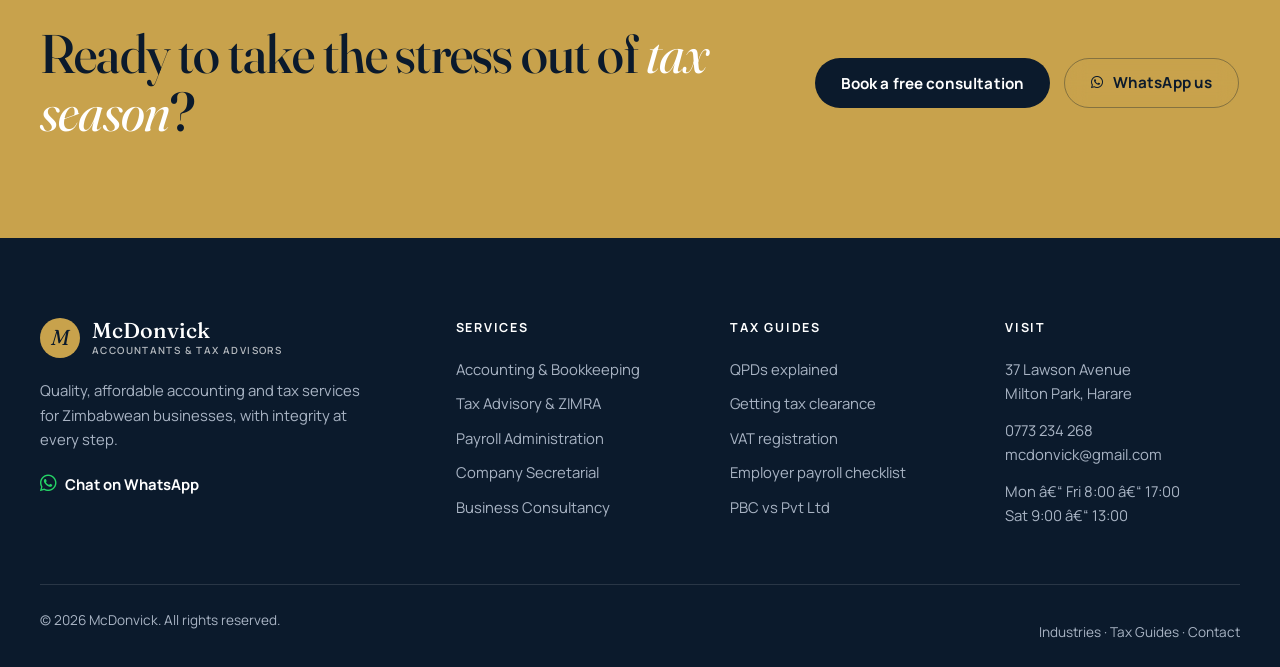
<file: guides/vat-registration-zimbabwe/index.html>
<!DOCTYPE html>
<html lang="en">
<head>
    <meta charset="UTF-8">
    <meta name="viewport" content="width=device-width, initial-scale=1.0">
    <title>VAT registration in Zimbabwe: threshold, documents and next steps | McDonvick</title>
    <meta name="description" content="When VAT registration becomes compulsory, what ZIMRA asks for, and what changes once you are registered.">
    <meta name="theme-color" content="#0b1a2c">
    <link rel="canonical" href="https://mcdonvick.co.zw/guides/vat-registration-zimbabwe/">
    <meta property="og:site_name" content="McDonvick">
    <meta property="og:title" content="VAT registration in Zimbabwe: threshold, documents and next steps | McDonvick">
    <meta property="og:description" content="When VAT registration becomes compulsory, what ZIMRA asks for, and what changes once you are registered.">
    <meta property="og:type" content="website">
    <meta property="og:url" content="https://mcdonvick.co.zw/guides/vat-registration-zimbabwe/">
    <meta property="og:image" content="https://mcdonvick.co.zw/assets/video/hero-poster.jpg">
    <link rel="icon" type="image/png" href="/assets/images/macdonvich.png">

    <link rel="preconnect" href="https://fonts.googleapis.com">
    <link rel="preconnect" href="https://fonts.gstatic.com" crossorigin>
    <link href="https://fonts.googleapis.com/css2?family=Fraunces:ital,opsz,wght@0,9..144,400;0,9..144,500;0,9..144,600;1,9..144,400;1,9..144,500&family=Manrope:wght@400;500;600;700&display=swap" rel="stylesheet">
    <link rel="stylesheet" href="https://cdnjs.cloudflare.com/ajax/libs/font-awesome/6.4.2/css/all.min.css">
    <link rel="stylesheet" href="/assets/css/site.css?v=4">
    <script>document.documentElement.classList.add('js');</script>
    <script type="application/ld+json">{"@context":"https://schema.org","@type":"AccountingService","@id":"https://mcdonvick.co.zw/#business","name":"McDonvick","url":"https://mcdonvick.co.zw/","image":"https://mcdonvick.co.zw/assets/video/hero-poster.jpg","email":"mcdonvick@gmail.com","telephone":"+263773234268","address":{"@type":"PostalAddress","streetAddress":"37 Lawson Avenue, Milton Park","addressLocality":"Harare","addressCountry":"ZW"},"areaServed":"Zimbabwe","openingHoursSpecification":[{"@type":"OpeningHoursSpecification","dayOfWeek":["Monday","Tuesday","Wednesday","Thursday","Friday"],"opens":"08:00","closes":"17:00"},{"@type":"OpeningHoursSpecification","dayOfWeek":"Saturday","opens":"09:00","closes":"13:00"}]}</script>
    <script type="application/ld+json">{"@context":"https://schema.org","@type":"BreadcrumbList","itemListElement":[{"@type":"ListItem","position":1,"name":"Home","item":"https://mcdonvick.co.zw/"},{"@type":"ListItem","position":2,"name":"Tax Guides","item":"https://mcdonvick.co.zw/guides/"},{"@type":"ListItem","position":3,"name":"VAT registration","item":"https://mcdonvick.co.zw/guides/vat-registration-zimbabwe/"}]}</script>
    <script type="application/ld+json">{"@context":"https://schema.org","@type":"Article","headline":"VAT registration in Zimbabwe: threshold, documents and next steps","description":"When VAT registration becomes compulsory, what ZIMRA asks for, and what changes once you are registered.","dateModified":"2026-09-28","author":{"@type":"Organization","name":"McDonvick"},"publisher":{"@id":"https://mcdonvick.co.zw/#business"},"mainEntityOfPage":"https://mcdonvick.co.zw/guides/vat-registration-zimbabwe/"}</script>
</head>
<body>
    <!-- Generated by tools/build.mjs from src/ â€” edit the source files, not this output. -->
    <a class="skip-link" href="#main">Skip to content</a>

    <header class="site-header" id="header">
        <div class="wrap header-inner">
            <a href="/" class="brand" aria-label="McDonvick home">
                <span class="brand-mark">M</span>
                <span class="brand-name">McDonvick<small>Accountants &amp; Tax Advisors</small></span>
            </a>
            <nav class="main-nav" id="mainNav" aria-label="Main">
                <div class="nav-group">
                    <a href="/services/">Services <i class="fas fa-chevron-down nav-caret" aria-hidden="true"></i></a>
                    <div class="subnav">
                        <a href="/services/accounting-bookkeeping/"><i class="fas fa-book-open" aria-hidden="true"></i> Accounting &amp; Bookkeeping</a>
                        <a href="/services/tax-advisory/"><i class="fas fa-file-invoice-dollar" aria-hidden="true"></i> Tax Advisory &amp; ZIMRA</a>
                        <a href="/services/payroll/"><i class="fas fa-users" aria-hidden="true"></i> Payroll Administration</a>
                        <a href="/services/company-secretarial/"><i class="fas fa-building" aria-hidden="true"></i> Company Secretarial</a>
                        <a href="/services/business-consultancy/"><i class="fas fa-chart-line" aria-hidden="true"></i> Business Consultancy</a>
                    </div>
                </div>
                <a href="/industries/">Industries</a>
                <a href="/guides/" aria-current="page">Tax Guides</a>
                <a href="/#about">About</a>
                <a href="/#contact">Contact</a>
                <a href="/#contact" class="btn btn-gold nav-mobile-cta">Book a Free Consultation</a>
            </nav>
            <div class="header-actions">
                <a href="tel:+263773234268" class="header-phone"><i class="fas fa-phone"></i> 0773 234 268</a>
                <a href="/#contact" class="btn btn-gold btn-sm">Free Consultation</a>
                <button class="menu-toggle" id="menuToggle" aria-label="Open menu" aria-expanded="false" aria-controls="mainNav">
                    <span></span><span></span>
                </button>
            </div>
        </div>
    </header>

    <main id="main">

        <section class="page-hero">
            <div class="page-hero-media" aria-hidden="true">
                <img src="/assets/video/hero-poster.jpg" alt="">
                <div class="page-hero-shade"></div>
            </div>
            <div class="wrap page-hero-inner">
                <nav class="crumbs" aria-label="Breadcrumb"><ol><li><a href="/">Home</a></li><li><a href="/guides/">Tax Guides</a></li><li aria-current="page">VAT registration</li></ol></nav>
                <p class="kicker"><span class="kicker-line"></span> Tax guide &middot; 2 min read</p>
                <h1>VAT registration in Zimbabwe: threshold, documents and next steps</h1>
                <p class="page-hero-lead">When VAT registration becomes compulsory, what ZIMRA asks for, and what changes once you are registered.</p>
                
            </div>
        </section>
        <section class="section">
            <div class="wrap detail-grid">
                <article class="detail-main">
                    <p class="article-meta"><i class="far fa-calendar-check"></i> Last reviewed 28 September 2026</p>
                    <div class="prose article">
                        
      <h2 id="threshold">When must you register?</h2>
      <p>According to ZIMRA, a trader must register for VAT if the value of its taxable supplies <strong>exceeds, or is expected to exceed, US$25,000 (or the ZiG equivalent) in any 12-month period</strong>.</p>
      <p>Registration takes effect from the first day of the month after the threshold is reached, so keep an eye on your rolling 12-month turnover.</p>

      <h2 id="voluntary">Voluntary registration</h2>
      <p>Businesses below the threshold can choose to register. The main benefits are being able to claim input VAT on purchases and being able to supply larger customers who prefer VAT-registered suppliers. The trade-off is more administration: monthly or periodic returns and stricter invoicing rules.</p>

      <h2 id="documents">What ZIMRA asks for</h2>
      <p>ZIMRA lists these requirements for VAT registration:</p>
      <ul class="checklist">
        <li>Registration with ZIMRA and a TIN</li>
        <li>Payments for all tax heads up to date</li>
        <li>A sales schedule from when you started trading to date</li>
        <li>Sample sales invoices showing customer names and phone numbers, or signed contracts</li>
        <li>Sales projections for the next 12 months</li>
        <li>A current, stamped bank statement</li>
        <li>A letter appointing a public officer</li>
        <li>A valid lease agreement in the company's name, or a title deed</li>
      </ul>
      <p>For compulsory registration you will also enter your sales for the past 12 months, in US$, when you apply on TaRMS.</p>

      <h2 id="after">Once you are registered</h2>
      <ul>
        <li><strong>File VAT returns and pay</strong> by the 25th day of the month after each tax period.</li>
        <li><strong>Issue valid tax invoices</strong> and use ZIMRA's fiscalisation requirements for your invoicing.</li>
        <li><strong>Keep proper records</strong> of every sale and purchase, including supplier tax invoices to support input VAT claims.</li>
      </ul>
      <div class="callout">
        <p class="callout-title">Not sure if you've crossed the threshold?</p>
        <p>Send us your sales figures for the last 12 months and we'll tell you where you stand and handle the registration on TaRMS if needed.</p>
      </div>
                    </div>
                    <div class="sources">
                        <p class="eyebrow">Sources</p>
                        <ul><li><a href="https://www.zimra.co.zw/domestic-taxes/vat/vat-registration" target="_blank" rel="noopener noreferrer">ZIMRA: VAT registration <i class="fas fa-arrow-up-right-from-square"></i></a></li><li><a href="https://www.zimra.co.zw/domestic-taxes/tax-payment-dates" target="_blank" rel="noopener noreferrer">ZIMRA: Tax payment dates <i class="fas fa-arrow-up-right-from-square"></i></a></li></ul>
                        <p class="fineprint">This guide is general information, not advice for your specific situation. Tax rules change, so confirm with us or ZIMRA before acting.</p>
                    </div>
                </article>

                <aside class="detail-side">
                    <nav class="side-links toc" aria-label="On this page">
                        <p class="eyebrow">On this page</p>
                        <a href="#threshold">When must you register?</a><a href="#voluntary">Voluntary registration</a><a href="#documents">What ZIMRA asks for</a><a href="#after">Once you are registered</a>
                    </nav>
                    <div class="side-card">
                        <p class="eyebrow">Need help with this?</p>
                        <h3>Let McDonvick handle it</h3>
                        <p>We deal with ZIMRA every day. Send us your question and a qualified accountant will reply within 24 hours.</p>
                        <a href="https://wa.me/263773234268?text=Hi%20McDonvick%2C%20I%20read%20your%20guide%20%22VAT%20registration%22%20and%20need%20some%20help." class="btn btn-wa btn-block" target="_blank" rel="noopener noreferrer"><i class="fab fa-whatsapp"></i> Ask on WhatsApp</a>
                        <a href="/#contact" class="btn btn-gold btn-block">Book a consultation</a>
                    </div>
                    <div class="side-links">
                        <p class="eyebrow">Related services</p>
                        <a href="/services/tax-advisory/"><i class="fas fa-file-invoice-dollar"></i> Tax Advisory &amp; ZIMRA</a><a href="/services/accounting-bookkeeping/"><i class="fas fa-book-open"></i> Accounting &amp; Bookkeeping</a>
                    </div>
                </aside>
            </div>
        </section>

        <section class="section tint">
            <div class="wrap">
                <div class="split-head reveal">
                    <div><p class="eyebrow">Keep reading</p><h2>More <em>tax guides</em></h2></div>
                    <div><a href="/guides/" class="text-link">All tax guides <i class="fas fa-arrow-right"></i></a></div>
                </div>
                <div class="guide-grid">
                    <a class="guide-card reveal" href="/guides/qpd-provisional-tax/">
                        <span class="guide-icon"><i class="fas fa-calendar-days"></i></span>
                        <h3>QPDs explained: provisional tax payment dates in Zimbabwe</h3>
                        <p>What Quarterly Payment Dates are, when they fall, how much to pay each quarter, and how to avoid penalties.</p>
                        <span class="guide-link">Read the guide <i class="fas fa-arrow-right"></i></span>
                    </a>
                    <a class="guide-card reveal" href="/guides/tax-clearance-itf263/">
                        <span class="guide-icon"><i class="fas fa-certificate"></i></span>
                        <h3>Tax clearance (ITF263) in Zimbabwe: how to get it under TaRMS</h3>
                        <p>What an ITF263 is, why tenders and customers ask for it, and what to fix if ZIMRA's system won't issue yours.</p>
                        <span class="guide-link">Read the guide <i class="fas fa-arrow-right"></i></span>
                    </a>
                    <a class="guide-card reveal" href="/guides/employer-paye-nssa-checklist/">
                        <span class="guide-icon"><i class="fas fa-clipboard-check"></i></span>
                        <h3>Employer's monthly checklist: PAYE, NSSA and ZIMDEF</h3>
                        <p>The monthly and annual payroll obligations every Zimbabwean employer needs to meet, and the dates to meet them.</p>
                        <span class="guide-link">Read the guide <i class="fas fa-arrow-right"></i></span>
                    </a></div>
            </div>
        </section>

        <section class="cta-band">
            <div class="wrap cta-inner reveal">
                <h2>Ready to take the stress out of <em>tax season</em>?</h2>
                <div class="cta-actions">
                    <a href="/#contact" class="btn btn-gold">Book a free consultation</a>
                    <a href="https://wa.me/263773234268" class="btn btn-glass" target="_blank" rel="noopener noreferrer"><i class="fab fa-whatsapp"></i> WhatsApp us</a>
                </div>
            </div>
        </section>
    </main>

    <footer class="site-footer">
        <div class="wrap footer-grid">
            <div class="footer-brand">
                <a href="/" class="brand">
                    <span class="brand-mark">M</span>
                    <span class="brand-name">McDonvick<small>Accountants &amp; Tax Advisors</small></span>
                </a>
                <p>Quality, affordable accounting and tax services for Zimbabwean businesses, with integrity at every step.</p>
                <a href="https://wa.me/263773234268" class="footer-wa" target="_blank" rel="noopener noreferrer"><i class="fab fa-whatsapp"></i> Chat on WhatsApp</a>
            </div>
            <div>
                <h4>Services</h4>
                <ul>
                    <li><a href="/services/accounting-bookkeeping/">Accounting &amp; Bookkeeping</a></li>
                    <li><a href="/services/tax-advisory/">Tax Advisory &amp; ZIMRA</a></li>
                    <li><a href="/services/payroll/">Payroll Administration</a></li>
                    <li><a href="/services/company-secretarial/">Company Secretarial</a></li>
                    <li><a href="/services/business-consultancy/">Business Consultancy</a></li>
                </ul>
            </div>
            <div>
                <h4>Tax Guides</h4>
                <ul>
                    <li><a href="/guides/qpd-provisional-tax/">QPDs explained</a></li>
                    <li><a href="/guides/tax-clearance-itf263/">Getting tax clearance</a></li>
                    <li><a href="/guides/vat-registration-zimbabwe/">VAT registration</a></li>
                    <li><a href="/guides/employer-paye-nssa-checklist/">Employer payroll checklist</a></li>
                    <li><a href="/guides/company-registration-pbc-vs-pvt-ltd/">PBC vs Pvt Ltd</a></li>
                </ul>
            </div>
            <div>
                <h4>Visit</h4>
                <p>37 Lawson Avenue<br>Milton Park, Harare</p>
                <p><a href="tel:+263773234268">0773 234 268</a><br><a href="mailto:mcdonvick@gmail.com">mcdonvick@gmail.com</a></p>
                <p>Mon â€“ Fri 8:00 â€“ 17:00<br>Sat 9:00 â€“ 13:00</p>
            </div>
        </div>
        <div class="wrap footer-bar">
            <p>&copy; <span id="year">2026</span> McDonvick. All rights reserved.</p>
            <p><a href="/industries/">Industries</a> &middot; <a href="/guides/">Tax Guides</a> &middot; <a href="/#contact">Contact</a></p>
        </div>
    </footer>

    <a href="https://wa.me/263773234268" class="wa-float" target="_blank" rel="noopener noreferrer" aria-label="Chat with McDonvick on WhatsApp"><i class="fab fa-whatsapp"></i></a>

    <script src="/assets/js/site.js?v=4"></script>
</body>
</html>
</file>
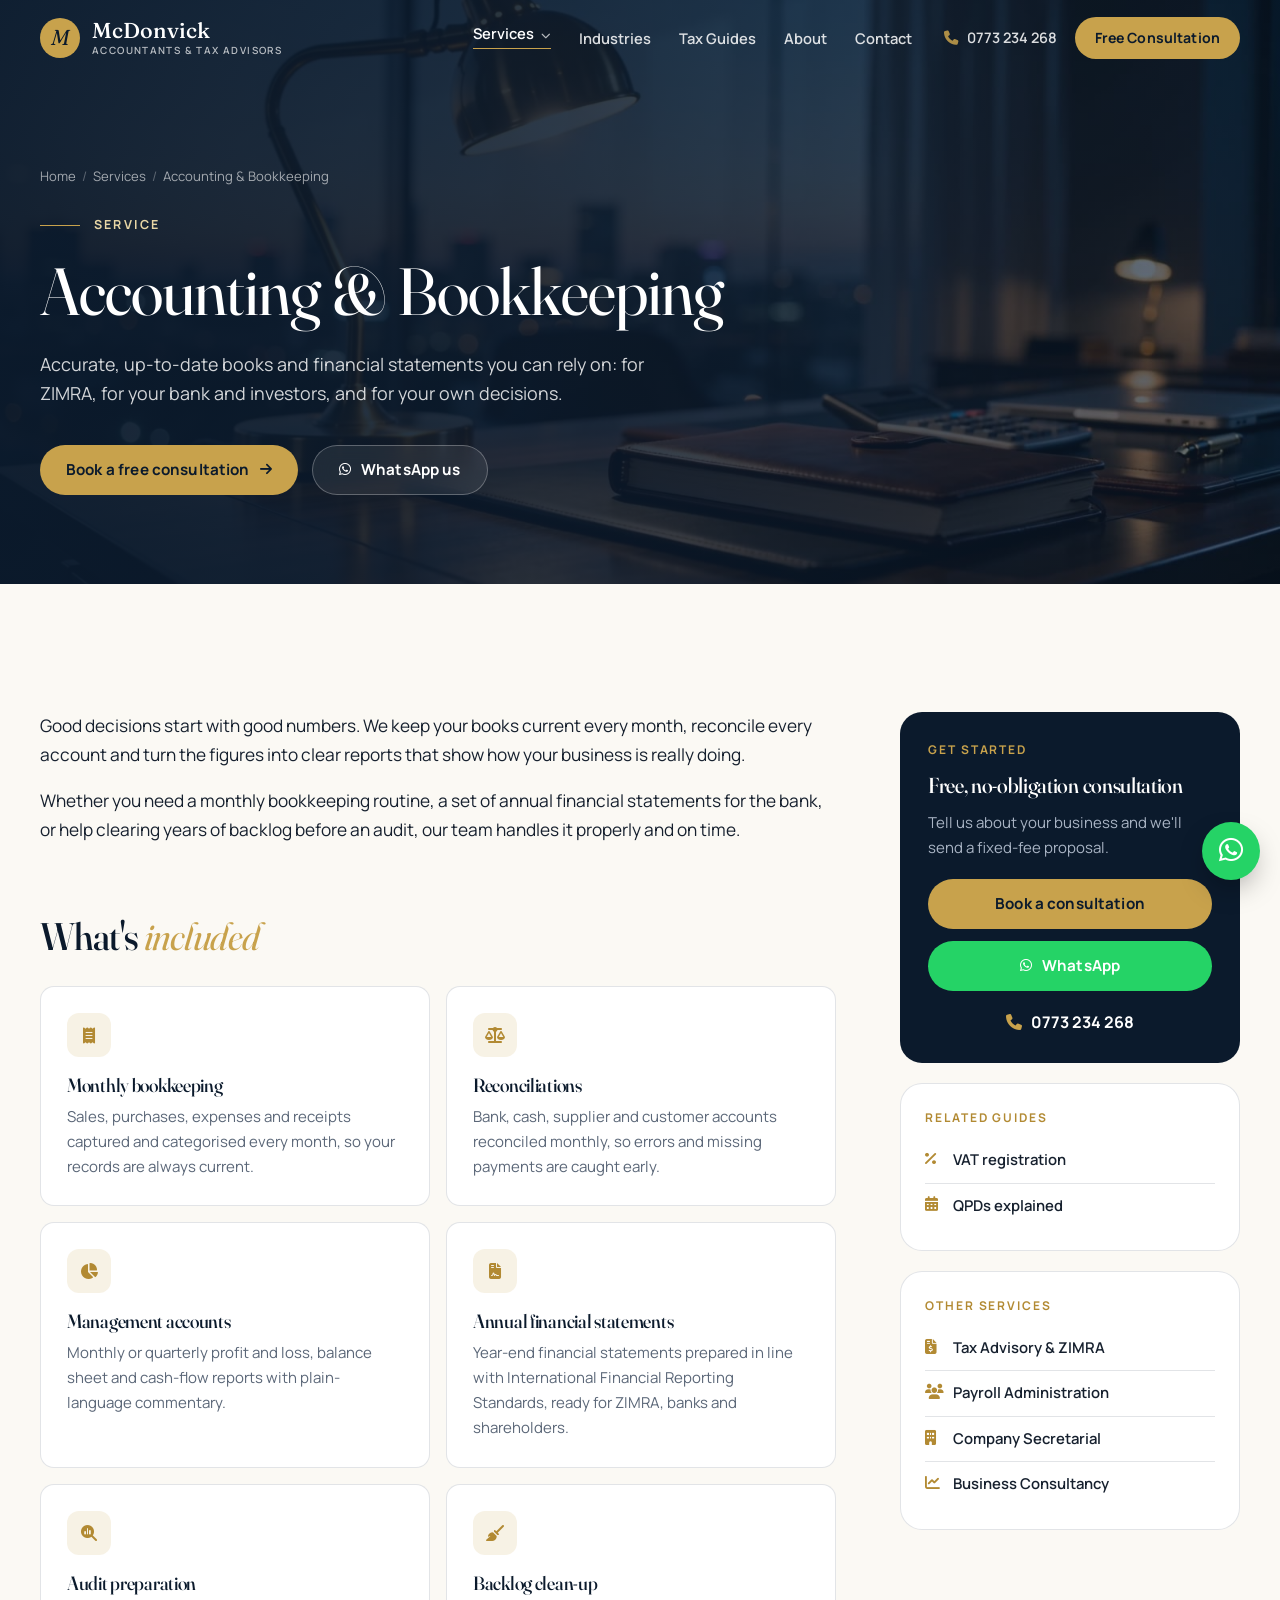
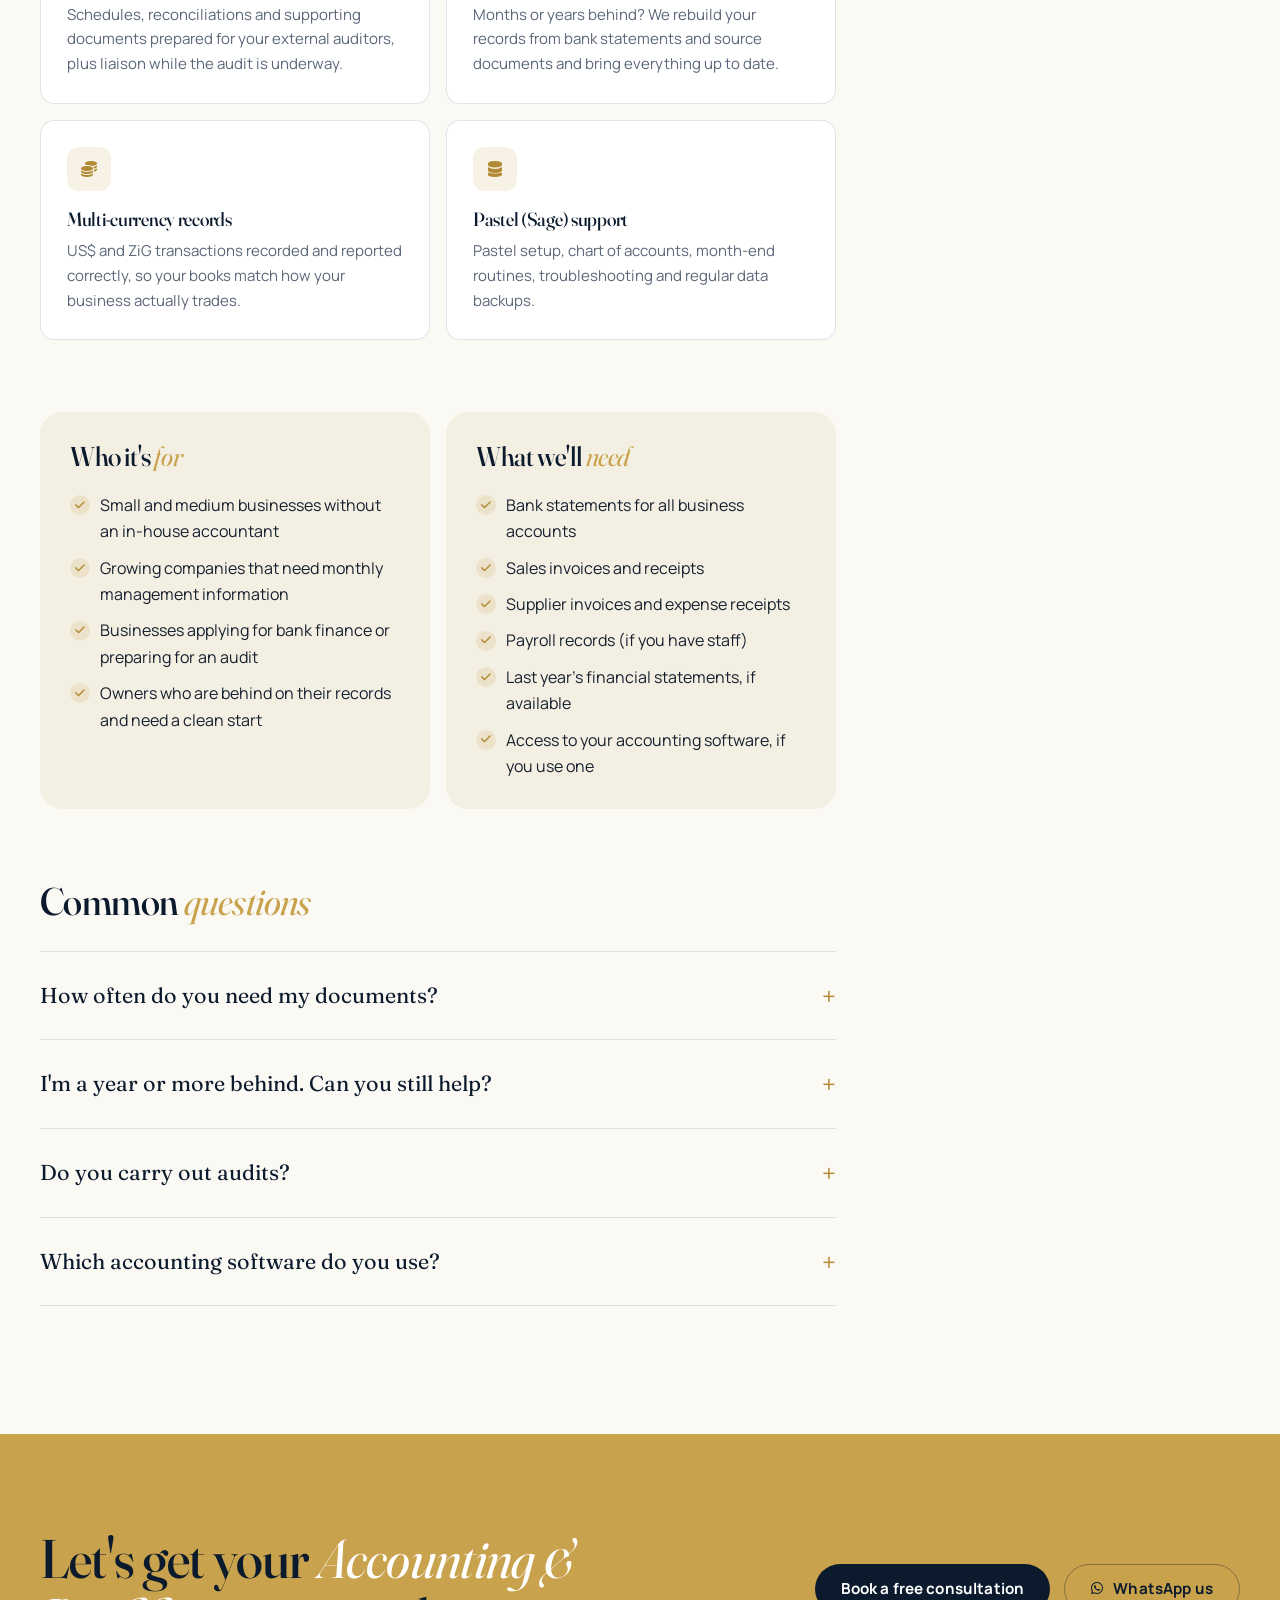
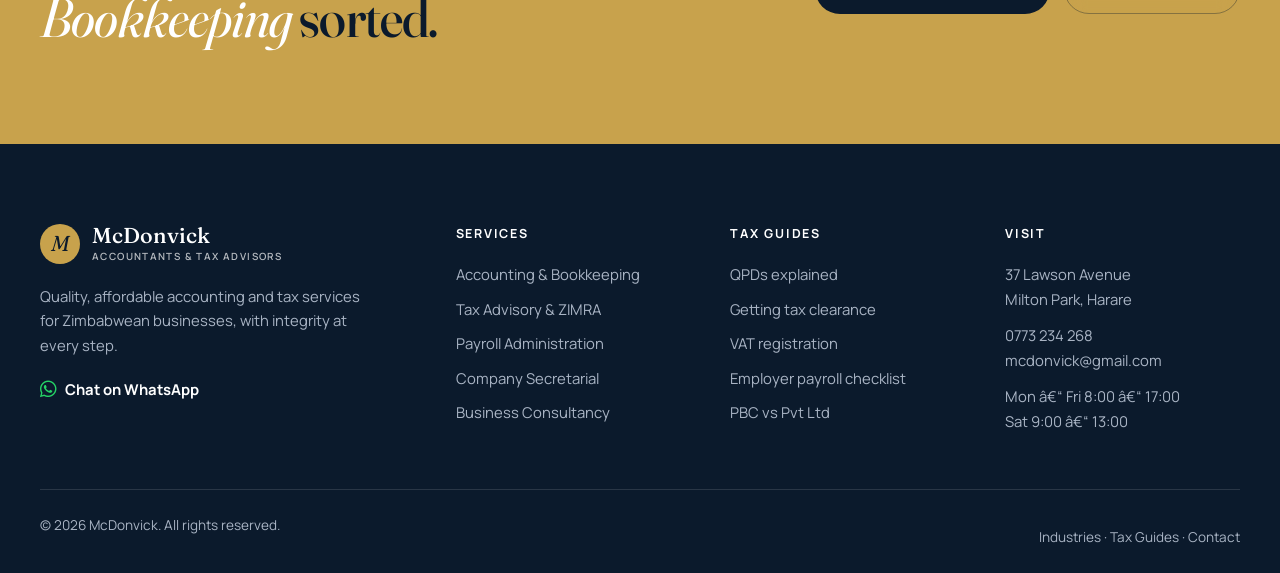
<file: services/accounting-bookkeeping/index.html>
<!DOCTYPE html>
<html lang="en">
<head>
    <meta charset="UTF-8">
    <meta name="viewport" content="width=device-width, initial-scale=1.0">
    <title>Accounting &amp; Bookkeeping in Harare, Zimbabwe | McDonvick</title>
    <meta name="description" content="Accurate, up-to-date books and financial statements you can rely on: for ZIMRA, for your bank and investors, and for your own decisions. McDonvick, 37 Lawson Avenue, Milton Park, Harare.">
    <meta name="theme-color" content="#0b1a2c">
    <link rel="canonical" href="https://mcdonvick.co.zw/services/accounting-bookkeeping/">
    <meta property="og:site_name" content="McDonvick">
    <meta property="og:title" content="Accounting &amp; Bookkeeping in Harare, Zimbabwe | McDonvick">
    <meta property="og:description" content="Accurate, up-to-date books and financial statements you can rely on: for ZIMRA, for your bank and investors, and for your own decisions. McDonvick, 37 Lawson Avenue, Milton Park, Harare.">
    <meta property="og:type" content="website">
    <meta property="og:url" content="https://mcdonvick.co.zw/services/accounting-bookkeeping/">
    <meta property="og:image" content="https://mcdonvick.co.zw/assets/video/hero-poster.jpg">
    <link rel="icon" type="image/png" href="/assets/images/macdonvich.png">

    <link rel="preconnect" href="https://fonts.googleapis.com">
    <link rel="preconnect" href="https://fonts.gstatic.com" crossorigin>
    <link href="https://fonts.googleapis.com/css2?family=Fraunces:ital,opsz,wght@0,9..144,400;0,9..144,500;0,9..144,600;1,9..144,400;1,9..144,500&family=Manrope:wght@400;500;600;700&display=swap" rel="stylesheet">
    <link rel="stylesheet" href="https://cdnjs.cloudflare.com/ajax/libs/font-awesome/6.4.2/css/all.min.css">
    <link rel="stylesheet" href="/assets/css/site.css?v=4">
    <script>document.documentElement.classList.add('js');</script>
    <script type="application/ld+json">{"@context":"https://schema.org","@type":"AccountingService","@id":"https://mcdonvick.co.zw/#business","name":"McDonvick","url":"https://mcdonvick.co.zw/","image":"https://mcdonvick.co.zw/assets/video/hero-poster.jpg","email":"mcdonvick@gmail.com","telephone":"+263773234268","address":{"@type":"PostalAddress","streetAddress":"37 Lawson Avenue, Milton Park","addressLocality":"Harare","addressCountry":"ZW"},"areaServed":"Zimbabwe","openingHoursSpecification":[{"@type":"OpeningHoursSpecification","dayOfWeek":["Monday","Tuesday","Wednesday","Thursday","Friday"],"opens":"08:00","closes":"17:00"},{"@type":"OpeningHoursSpecification","dayOfWeek":"Saturday","opens":"09:00","closes":"13:00"}]}</script>
    <script type="application/ld+json">{"@context":"https://schema.org","@type":"BreadcrumbList","itemListElement":[{"@type":"ListItem","position":1,"name":"Home","item":"https://mcdonvick.co.zw/"},{"@type":"ListItem","position":2,"name":"Services","item":"https://mcdonvick.co.zw/services/"},{"@type":"ListItem","position":3,"name":"Accounting & Bookkeeping","item":"https://mcdonvick.co.zw/services/accounting-bookkeeping/"}]}</script>
    <script type="application/ld+json">{"@context":"https://schema.org","@type":"Service","name":"Accounting & Bookkeeping","serviceType":"Accounting & Bookkeeping","description":"Accurate, up-to-date books and financial statements you can rely on: for ZIMRA, for your bank and investors, and for your own decisions.","areaServed":"Zimbabwe","provider":{"@id":"https://mcdonvick.co.zw/#business"}}</script>
    <script type="application/ld+json">{"@context":"https://schema.org","@type":"FAQPage","mainEntity":[{"@type":"Question","name":"How often do you need my documents?","acceptedAnswer":{"@type":"Answer","text":"Monthly works best. We send you a short checklist and you can share everything by email or WhatsApp, with no need to visit our office."}},{"@type":"Question","name":"I'm a year or more behind. Can you still help?","acceptedAnswer":{"@type":"Answer","text":"Yes. Backlog work is common. We start from your bank statements, rebuild the records and bring your books and tax filings up to date in a planned order."}},{"@type":"Question","name":"Do you carry out audits?","acceptedAnswer":{"@type":"Answer","text":"We prepare you for audit: reconciled accounts, schedules and supporting documents. We then work alongside your appointed external auditors so the audit runs smoothly."}},{"@type":"Question","name":"Which accounting software do you use?","acceptedAnswer":{"@type":"Answer","text":"We work extensively with Pastel (Sage) and can work with the system you already use, or recommend one that suits your business."}}]}</script>
</head>
<body>
    <!-- Generated by tools/build.mjs from src/ â€” edit the source files, not this output. -->
    <a class="skip-link" href="#main">Skip to content</a>

    <header class="site-header" id="header">
        <div class="wrap header-inner">
            <a href="/" class="brand" aria-label="McDonvick home">
                <span class="brand-mark">M</span>
                <span class="brand-name">McDonvick<small>Accountants &amp; Tax Advisors</small></span>
            </a>
            <nav class="main-nav" id="mainNav" aria-label="Main">
                <div class="nav-group">
                    <a href="/services/" aria-current="page">Services <i class="fas fa-chevron-down nav-caret" aria-hidden="true"></i></a>
                    <div class="subnav">
                        <a href="/services/accounting-bookkeeping/"><i class="fas fa-book-open" aria-hidden="true"></i> Accounting &amp; Bookkeeping</a>
                        <a href="/services/tax-advisory/"><i class="fas fa-file-invoice-dollar" aria-hidden="true"></i> Tax Advisory &amp; ZIMRA</a>
                        <a href="/services/payroll/"><i class="fas fa-users" aria-hidden="true"></i> Payroll Administration</a>
                        <a href="/services/company-secretarial/"><i class="fas fa-building" aria-hidden="true"></i> Company Secretarial</a>
                        <a href="/services/business-consultancy/"><i class="fas fa-chart-line" aria-hidden="true"></i> Business Consultancy</a>
                    </div>
                </div>
                <a href="/industries/">Industries</a>
                <a href="/guides/">Tax Guides</a>
                <a href="/#about">About</a>
                <a href="/#contact">Contact</a>
                <a href="/#contact" class="btn btn-gold nav-mobile-cta">Book a Free Consultation</a>
            </nav>
            <div class="header-actions">
                <a href="tel:+263773234268" class="header-phone"><i class="fas fa-phone"></i> 0773 234 268</a>
                <a href="/#contact" class="btn btn-gold btn-sm">Free Consultation</a>
                <button class="menu-toggle" id="menuToggle" aria-label="Open menu" aria-expanded="false" aria-controls="mainNav">
                    <span></span><span></span>
                </button>
            </div>
        </div>
    </header>

    <main id="main">

        <section class="page-hero">
            <div class="page-hero-media" aria-hidden="true">
                <img src="/assets/video/hero-poster.jpg" alt="">
                <div class="page-hero-shade"></div>
            </div>
            <div class="wrap page-hero-inner">
                <nav class="crumbs" aria-label="Breadcrumb"><ol><li><a href="/">Home</a></li><li><a href="/services/">Services</a></li><li aria-current="page">Accounting &amp; Bookkeeping</li></ol></nav>
                <p class="kicker"><span class="kicker-line"></span> Service</p>
                <h1>Accounting &amp; Bookkeeping</h1>
                <p class="page-hero-lead">Accurate, up-to-date books and financial statements you can rely on: for ZIMRA, for your bank and investors, and for your own decisions.</p>
                <div class="hero-ctas"><a href="/#contact" class="btn btn-gold">Book a free consultation <i class="fas fa-arrow-right"></i></a>
                    <a href="https://wa.me/263773234268?text=Hi%20McDonvick%2C%20I'd%20like%20to%20find%20out%20more%20about%20your%20Accounting%20%26%20Bookkeeping%20service." class="btn btn-glass" target="_blank" rel="noopener noreferrer"><i class="fab fa-whatsapp"></i> WhatsApp us</a></div>
            </div>
        </section>
        <section class="section">
            <div class="wrap detail-grid">
                <div class="detail-main">
                    <div class="prose reveal">
                        <p>Good decisions start with good numbers. We keep your books current every month, reconcile every account and turn the figures into clear reports that show how your business is really doing.</p>
                        <p>Whether you need a monthly bookkeeping routine, a set of annual financial statements for the bank, or help clearing years of backlog before an audit, our team handles it properly and on time.</p>
                    </div>

                    <h2 class="detail-h reveal">What's <em>included</em></h2>
                    <div class="included-grid">
                        
                        <div class="included reveal">
                            <span class="included-icon"><i class="fas fa-receipt"></i></span>
                            <h3>Monthly bookkeeping</h3>
                            <p>Sales, purchases, expenses and receipts captured and categorised every month, so your records are always current.</p>
                        </div>
                        <div class="included reveal">
                            <span class="included-icon"><i class="fas fa-scale-balanced"></i></span>
                            <h3>Reconciliations</h3>
                            <p>Bank, cash, supplier and customer accounts reconciled monthly, so errors and missing payments are caught early.</p>
                        </div>
                        <div class="included reveal">
                            <span class="included-icon"><i class="fas fa-chart-pie"></i></span>
                            <h3>Management accounts</h3>
                            <p>Monthly or quarterly profit and loss, balance sheet and cash-flow reports with plain-language commentary.</p>
                        </div>
                        <div class="included reveal">
                            <span class="included-icon"><i class="fas fa-file-contract"></i></span>
                            <h3>Annual financial statements</h3>
                            <p>Year-end financial statements prepared in line with International Financial Reporting Standards, ready for ZIMRA, banks and shareholders.</p>
                        </div>
                        <div class="included reveal">
                            <span class="included-icon"><i class="fas fa-magnifying-glass-chart"></i></span>
                            <h3>Audit preparation</h3>
                            <p>Schedules, reconciliations and supporting documents prepared for your external auditors, plus liaison while the audit is underway.</p>
                        </div>
                        <div class="included reveal">
                            <span class="included-icon"><i class="fas fa-broom"></i></span>
                            <h3>Backlog clean-up</h3>
                            <p>Months or years behind? We rebuild your records from bank statements and source documents and bring everything up to date.</p>
                        </div>
                        <div class="included reveal">
                            <span class="included-icon"><i class="fas fa-coins"></i></span>
                            <h3>Multi-currency records</h3>
                            <p>US$ and ZiG transactions recorded and reported correctly, so your books match how your business actually trades.</p>
                        </div>
                        <div class="included reveal">
                            <span class="included-icon"><i class="fas fa-database"></i></span>
                            <h3>Pastel (Sage) support</h3>
                            <p>Pastel setup, chart of accounts, month-end routines, troubleshooting and regular data backups.</p>
                        </div>
                    </div>

                    <div class="two-lists">
                        <div class="list-card reveal">
                            <h2>Who it's <em>for</em></h2>
                            <ul class="checklist"><li>Small and medium businesses without an in-house accountant</li><li>Growing companies that need monthly management information</li><li>Businesses applying for bank finance or preparing for an audit</li><li>Owners who are behind on their records and need a clean start</li></ul>
                        </div>
                        <div class="list-card reveal">
                            <h2>What we'll <em>need</em></h2>
                            <ul class="checklist"><li>Bank statements for all business accounts</li><li>Sales invoices and receipts</li><li>Supplier invoices and expense receipts</li><li>Payroll records (if you have staff)</li><li>Last year's financial statements, if available</li><li>Access to your accounting software, if you use one</li></ul>
                        </div>
                    </div>

                    <h2 class="detail-h reveal">Common <em>questions</em></h2>
                    <div class="faq-list">
                        
                        <details class="faq-item reveal">
                            <summary>How often do you need my documents?</summary>
                            <p>Monthly works best. We send you a short checklist and you can share everything by email or WhatsApp, with no need to visit our office.</p>
                        </details>
                        <details class="faq-item reveal">
                            <summary>I'm a year or more behind. Can you still help?</summary>
                            <p>Yes. Backlog work is common. We start from your bank statements, rebuild the records and bring your books and tax filings up to date in a planned order.</p>
                        </details>
                        <details class="faq-item reveal">
                            <summary>Do you carry out audits?</summary>
                            <p>We prepare you for audit: reconciled accounts, schedules and supporting documents. We then work alongside your appointed external auditors so the audit runs smoothly.</p>
                        </details>
                        <details class="faq-item reveal">
                            <summary>Which accounting software do you use?</summary>
                            <p>We work extensively with Pastel (Sage) and can work with the system you already use, or recommend one that suits your business.</p>
                        </details>
                    </div>
                </div>

                <aside class="detail-side">
                    <div class="side-card">
                        <p class="eyebrow">Get started</p>
                        <h3>Free, no-obligation consultation</h3>
                        <p>Tell us about your business and we'll send a fixed-fee proposal.</p>
                        <a href="/#contact" class="btn btn-gold btn-block">Book a consultation</a>
                        <a href="https://wa.me/263773234268?text=Hi%20McDonvick%2C%20I'd%20like%20to%20find%20out%20more%20about%20your%20Accounting%20%26%20Bookkeeping%20service." class="btn btn-wa btn-block" target="_blank" rel="noopener noreferrer"><i class="fab fa-whatsapp"></i> WhatsApp</a>
                        <a href="tel:+263773234268" class="side-phone"><i class="fas fa-phone"></i> 0773 234 268</a>
                    </div>
                    
                    <div class="side-links">
                        <p class="eyebrow">Related guides</p>
                        <a href="/guides/vat-registration-zimbabwe/"><i class="fas fa-percent"></i> VAT registration</a><a href="/guides/qpd-provisional-tax/"><i class="fas fa-calendar-days"></i> QPDs explained</a>
                    </div>
                    <div class="side-links">
                        <p class="eyebrow">Other services</p>
                        <a href="/services/tax-advisory/"><i class="fas fa-file-invoice-dollar"></i> Tax Advisory &amp; ZIMRA</a><a href="/services/payroll/"><i class="fas fa-users"></i> Payroll Administration</a><a href="/services/company-secretarial/"><i class="fas fa-building"></i> Company Secretarial</a><a href="/services/business-consultancy/"><i class="fas fa-chart-line"></i> Business Consultancy</a>
                    </div>
                </aside>
            </div>
        </section>

        <section class="cta-band">
            <div class="wrap cta-inner reveal">
                <h2>Let's get your <em>Accounting &amp; Bookkeeping</em> sorted.</h2>
                <div class="cta-actions">
                    <a href="/#contact" class="btn btn-gold">Book a free consultation</a>
                    <a href="https://wa.me/263773234268?text=Hi%20McDonvick%2C%20I'd%20like%20to%20find%20out%20more%20about%20your%20Accounting%20%26%20Bookkeeping%20service." class="btn btn-glass" target="_blank" rel="noopener noreferrer"><i class="fab fa-whatsapp"></i> WhatsApp us</a>
                </div>
            </div>
        </section>
    </main>

    <footer class="site-footer">
        <div class="wrap footer-grid">
            <div class="footer-brand">
                <a href="/" class="brand">
                    <span class="brand-mark">M</span>
                    <span class="brand-name">McDonvick<small>Accountants &amp; Tax Advisors</small></span>
                </a>
                <p>Quality, affordable accounting and tax services for Zimbabwean businesses, with integrity at every step.</p>
                <a href="https://wa.me/263773234268" class="footer-wa" target="_blank" rel="noopener noreferrer"><i class="fab fa-whatsapp"></i> Chat on WhatsApp</a>
            </div>
            <div>
                <h4>Services</h4>
                <ul>
                    <li><a href="/services/accounting-bookkeeping/">Accounting &amp; Bookkeeping</a></li>
                    <li><a href="/services/tax-advisory/">Tax Advisory &amp; ZIMRA</a></li>
                    <li><a href="/services/payroll/">Payroll Administration</a></li>
                    <li><a href="/services/company-secretarial/">Company Secretarial</a></li>
                    <li><a href="/services/business-consultancy/">Business Consultancy</a></li>
                </ul>
            </div>
            <div>
                <h4>Tax Guides</h4>
                <ul>
                    <li><a href="/guides/qpd-provisional-tax/">QPDs explained</a></li>
                    <li><a href="/guides/tax-clearance-itf263/">Getting tax clearance</a></li>
                    <li><a href="/guides/vat-registration-zimbabwe/">VAT registration</a></li>
                    <li><a href="/guides/employer-paye-nssa-checklist/">Employer payroll checklist</a></li>
                    <li><a href="/guides/company-registration-pbc-vs-pvt-ltd/">PBC vs Pvt Ltd</a></li>
                </ul>
            </div>
            <div>
                <h4>Visit</h4>
                <p>37 Lawson Avenue<br>Milton Park, Harare</p>
                <p><a href="tel:+263773234268">0773 234 268</a><br><a href="mailto:mcdonvick@gmail.com">mcdonvick@gmail.com</a></p>
                <p>Mon â€“ Fri 8:00 â€“ 17:00<br>Sat 9:00 â€“ 13:00</p>
            </div>
        </div>
        <div class="wrap footer-bar">
            <p>&copy; <span id="year">2026</span> McDonvick. All rights reserved.</p>
            <p><a href="/industries/">Industries</a> &middot; <a href="/guides/">Tax Guides</a> &middot; <a href="/#contact">Contact</a></p>
        </div>
    </footer>

    <a href="https://wa.me/263773234268" class="wa-float" target="_blank" rel="noopener noreferrer" aria-label="Chat with McDonvick on WhatsApp"><i class="fab fa-whatsapp"></i></a>

    <script src="/assets/js/site.js?v=4"></script>
</body>
</html>
</file>
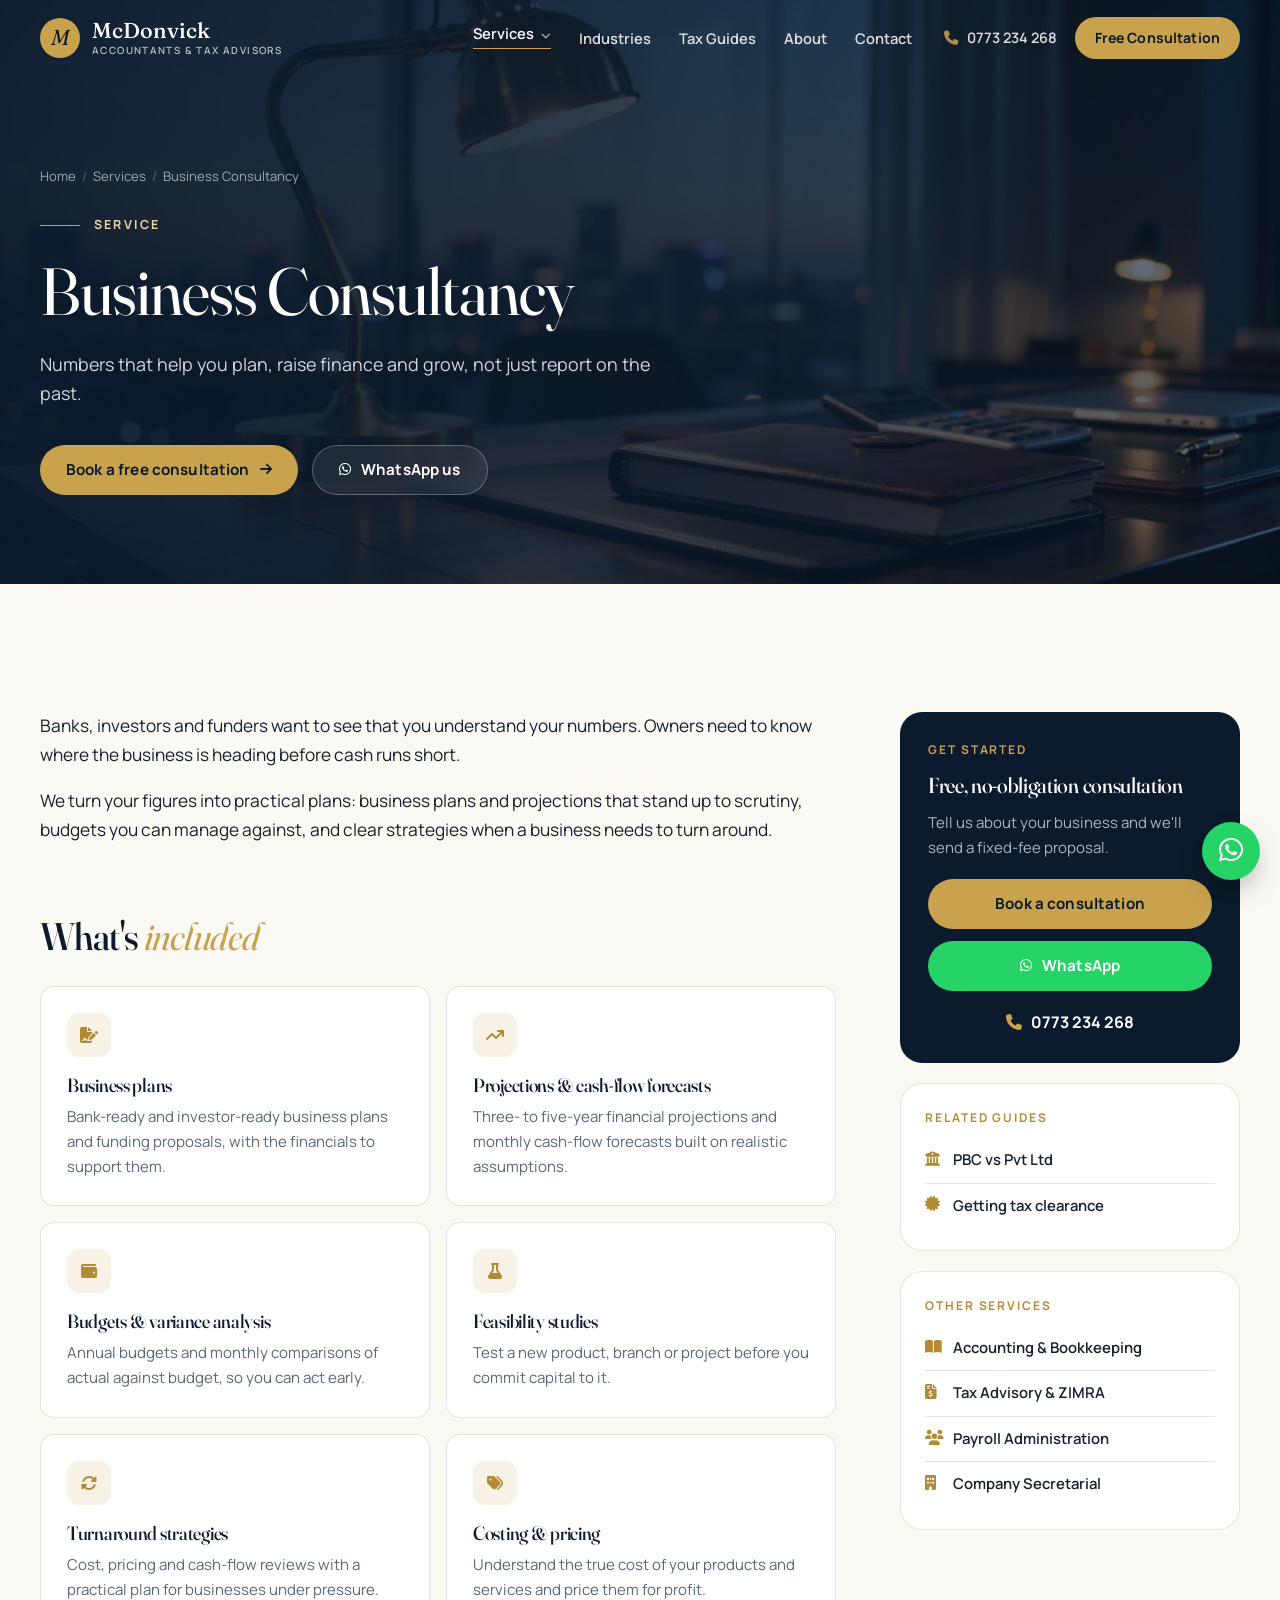
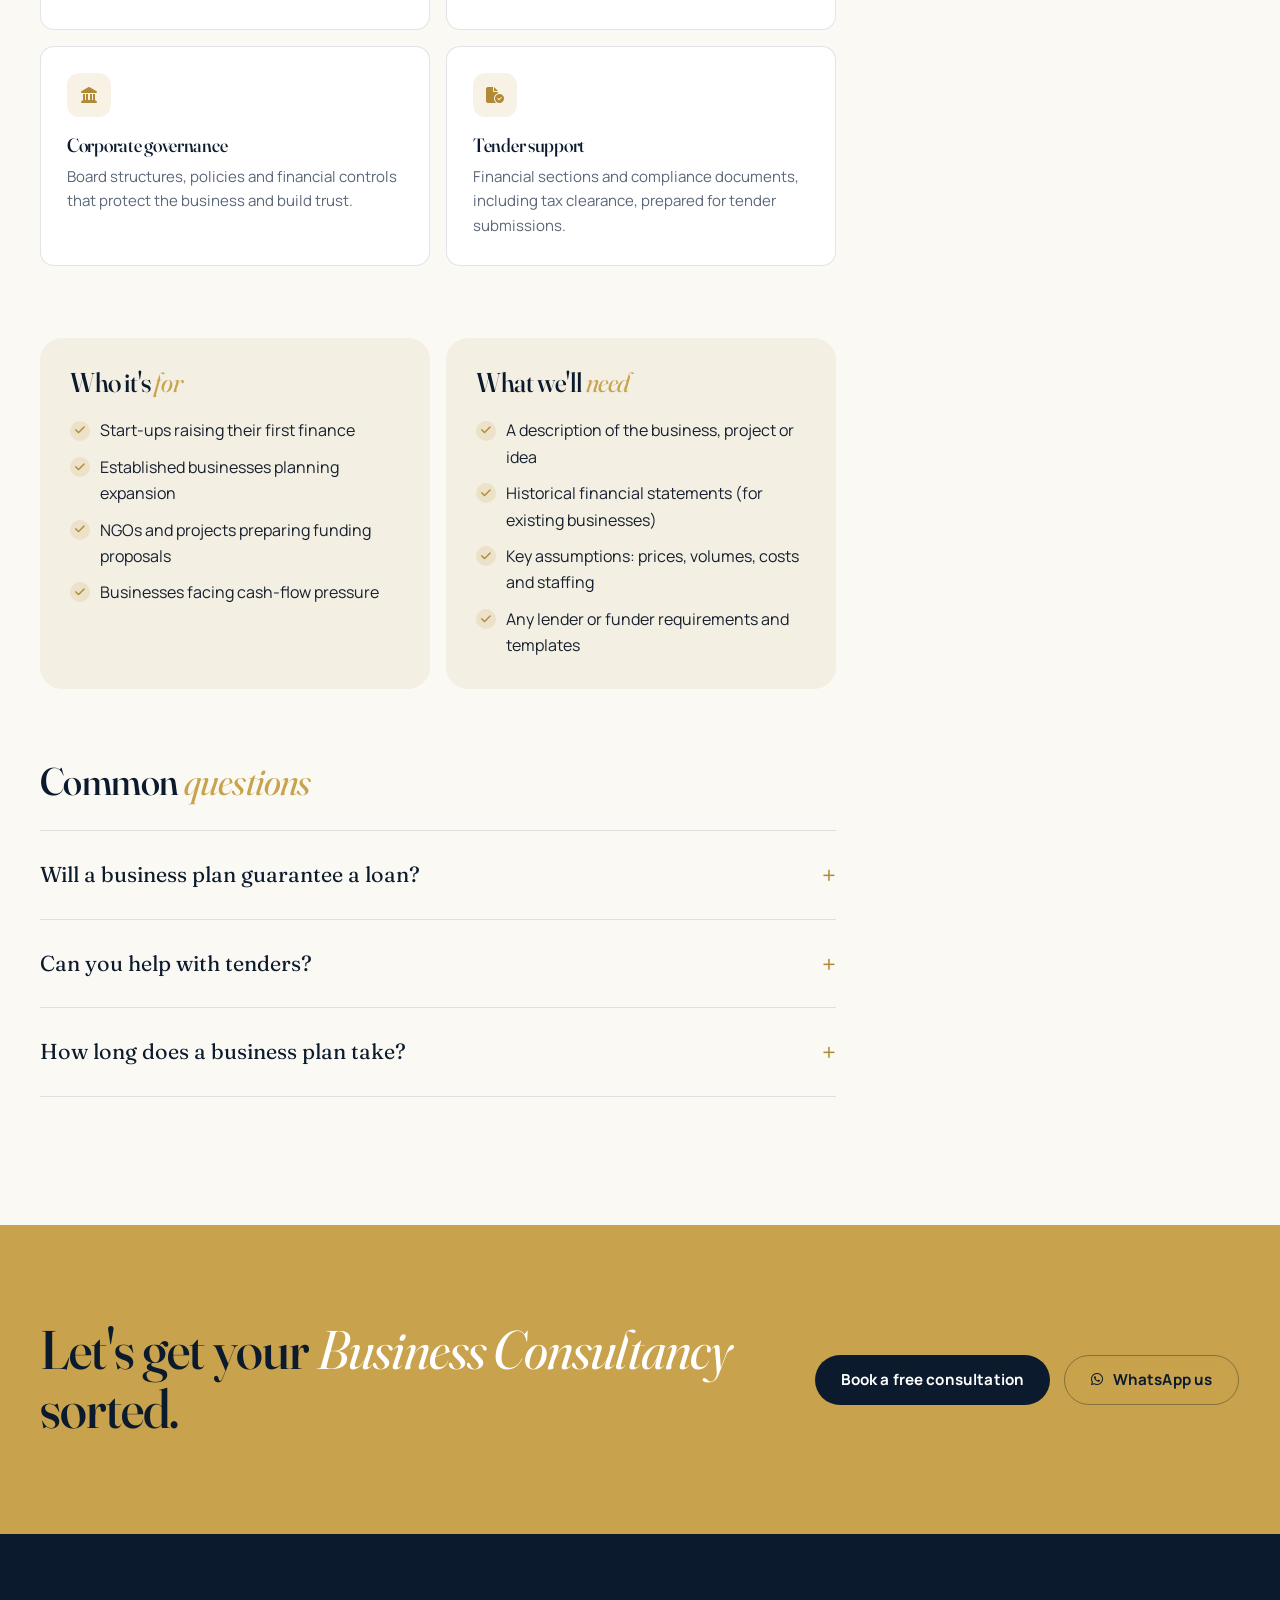
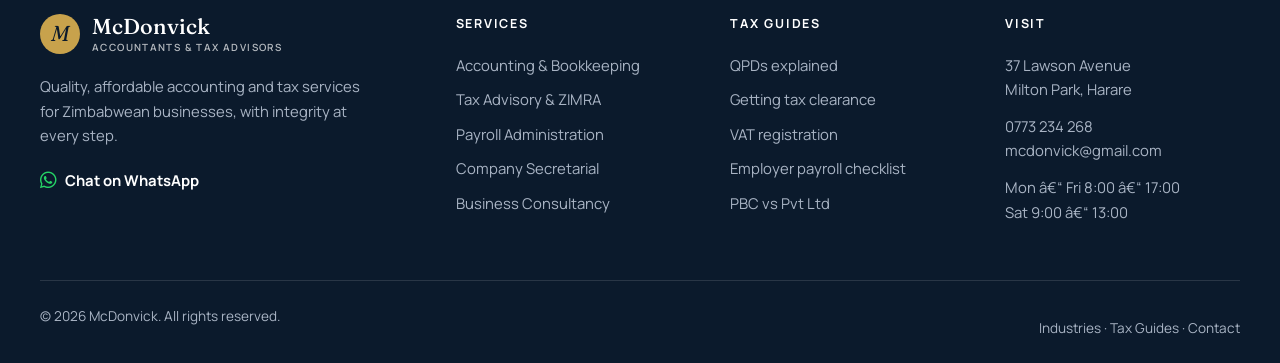
<file: services/business-consultancy/index.html>
<!DOCTYPE html>
<html lang="en">
<head>
    <meta charset="UTF-8">
    <meta name="viewport" content="width=device-width, initial-scale=1.0">
    <title>Business Consultancy in Harare, Zimbabwe | McDonvick</title>
    <meta name="description" content="Numbers that help you plan, raise finance and grow, not just report on the past. McDonvick, 37 Lawson Avenue, Milton Park, Harare.">
    <meta name="theme-color" content="#0b1a2c">
    <link rel="canonical" href="https://mcdonvick.co.zw/services/business-consultancy/">
    <meta property="og:site_name" content="McDonvick">
    <meta property="og:title" content="Business Consultancy in Harare, Zimbabwe | McDonvick">
    <meta property="og:description" content="Numbers that help you plan, raise finance and grow, not just report on the past. McDonvick, 37 Lawson Avenue, Milton Park, Harare.">
    <meta property="og:type" content="website">
    <meta property="og:url" content="https://mcdonvick.co.zw/services/business-consultancy/">
    <meta property="og:image" content="https://mcdonvick.co.zw/assets/video/hero-poster.jpg">
    <link rel="icon" type="image/png" href="/assets/images/macdonvich.png">

    <link rel="preconnect" href="https://fonts.googleapis.com">
    <link rel="preconnect" href="https://fonts.gstatic.com" crossorigin>
    <link href="https://fonts.googleapis.com/css2?family=Fraunces:ital,opsz,wght@0,9..144,400;0,9..144,500;0,9..144,600;1,9..144,400;1,9..144,500&family=Manrope:wght@400;500;600;700&display=swap" rel="stylesheet">
    <link rel="stylesheet" href="https://cdnjs.cloudflare.com/ajax/libs/font-awesome/6.4.2/css/all.min.css">
    <link rel="stylesheet" href="/assets/css/site.css?v=4">
    <script>document.documentElement.classList.add('js');</script>
    <script type="application/ld+json">{"@context":"https://schema.org","@type":"AccountingService","@id":"https://mcdonvick.co.zw/#business","name":"McDonvick","url":"https://mcdonvick.co.zw/","image":"https://mcdonvick.co.zw/assets/video/hero-poster.jpg","email":"mcdonvick@gmail.com","telephone":"+263773234268","address":{"@type":"PostalAddress","streetAddress":"37 Lawson Avenue, Milton Park","addressLocality":"Harare","addressCountry":"ZW"},"areaServed":"Zimbabwe","openingHoursSpecification":[{"@type":"OpeningHoursSpecification","dayOfWeek":["Monday","Tuesday","Wednesday","Thursday","Friday"],"opens":"08:00","closes":"17:00"},{"@type":"OpeningHoursSpecification","dayOfWeek":"Saturday","opens":"09:00","closes":"13:00"}]}</script>
    <script type="application/ld+json">{"@context":"https://schema.org","@type":"BreadcrumbList","itemListElement":[{"@type":"ListItem","position":1,"name":"Home","item":"https://mcdonvick.co.zw/"},{"@type":"ListItem","position":2,"name":"Services","item":"https://mcdonvick.co.zw/services/"},{"@type":"ListItem","position":3,"name":"Business Consultancy","item":"https://mcdonvick.co.zw/services/business-consultancy/"}]}</script>
    <script type="application/ld+json">{"@context":"https://schema.org","@type":"Service","name":"Business Consultancy","serviceType":"Business Consultancy","description":"Numbers that help you plan, raise finance and grow, not just report on the past.","areaServed":"Zimbabwe","provider":{"@id":"https://mcdonvick.co.zw/#business"}}</script>
    <script type="application/ld+json">{"@context":"https://schema.org","@type":"FAQPage","mainEntity":[{"@type":"Question","name":"Will a business plan guarantee a loan?","acceptedAnswer":{"@type":"Answer","text":"No one can guarantee a lending decision, but a well-prepared plan with credible projections gives you the best possible chance and answers the questions lenders ask."}},{"@type":"Question","name":"Can you help with tenders?","acceptedAnswer":{"@type":"Answer","text":"Yes. We prepare the financial information and compliance documents tenders require and check your tax clearance and company records are current."}},{"@type":"Question","name":"How long does a business plan take?","acceptedAnswer":{"@type":"Answer","text":"It depends on the size of the project and how quickly we receive your information. We agree a timeline with you at the start."}}]}</script>
</head>
<body>
    <!-- Generated by tools/build.mjs from src/ â€” edit the source files, not this output. -->
    <a class="skip-link" href="#main">Skip to content</a>

    <header class="site-header" id="header">
        <div class="wrap header-inner">
            <a href="/" class="brand" aria-label="McDonvick home">
                <span class="brand-mark">M</span>
                <span class="brand-name">McDonvick<small>Accountants &amp; Tax Advisors</small></span>
            </a>
            <nav class="main-nav" id="mainNav" aria-label="Main">
                <div class="nav-group">
                    <a href="/services/" aria-current="page">Services <i class="fas fa-chevron-down nav-caret" aria-hidden="true"></i></a>
                    <div class="subnav">
                        <a href="/services/accounting-bookkeeping/"><i class="fas fa-book-open" aria-hidden="true"></i> Accounting &amp; Bookkeeping</a>
                        <a href="/services/tax-advisory/"><i class="fas fa-file-invoice-dollar" aria-hidden="true"></i> Tax Advisory &amp; ZIMRA</a>
                        <a href="/services/payroll/"><i class="fas fa-users" aria-hidden="true"></i> Payroll Administration</a>
                        <a href="/services/company-secretarial/"><i class="fas fa-building" aria-hidden="true"></i> Company Secretarial</a>
                        <a href="/services/business-consultancy/"><i class="fas fa-chart-line" aria-hidden="true"></i> Business Consultancy</a>
                    </div>
                </div>
                <a href="/industries/">Industries</a>
                <a href="/guides/">Tax Guides</a>
                <a href="/#about">About</a>
                <a href="/#contact">Contact</a>
                <a href="/#contact" class="btn btn-gold nav-mobile-cta">Book a Free Consultation</a>
            </nav>
            <div class="header-actions">
                <a href="tel:+263773234268" class="header-phone"><i class="fas fa-phone"></i> 0773 234 268</a>
                <a href="/#contact" class="btn btn-gold btn-sm">Free Consultation</a>
                <button class="menu-toggle" id="menuToggle" aria-label="Open menu" aria-expanded="false" aria-controls="mainNav">
                    <span></span><span></span>
                </button>
            </div>
        </div>
    </header>

    <main id="main">

        <section class="page-hero">
            <div class="page-hero-media" aria-hidden="true">
                <img src="/assets/video/hero-poster.jpg" alt="">
                <div class="page-hero-shade"></div>
            </div>
            <div class="wrap page-hero-inner">
                <nav class="crumbs" aria-label="Breadcrumb"><ol><li><a href="/">Home</a></li><li><a href="/services/">Services</a></li><li aria-current="page">Business Consultancy</li></ol></nav>
                <p class="kicker"><span class="kicker-line"></span> Service</p>
                <h1>Business Consultancy</h1>
                <p class="page-hero-lead">Numbers that help you plan, raise finance and grow, not just report on the past.</p>
                <div class="hero-ctas"><a href="/#contact" class="btn btn-gold">Book a free consultation <i class="fas fa-arrow-right"></i></a>
                    <a href="https://wa.me/263773234268?text=Hi%20McDonvick%2C%20I'd%20like%20to%20find%20out%20more%20about%20your%20Business%20Consultancy%20service." class="btn btn-glass" target="_blank" rel="noopener noreferrer"><i class="fab fa-whatsapp"></i> WhatsApp us</a></div>
            </div>
        </section>
        <section class="section">
            <div class="wrap detail-grid">
                <div class="detail-main">
                    <div class="prose reveal">
                        <p>Banks, investors and funders want to see that you understand your numbers. Owners need to know where the business is heading before cash runs short.</p>
                        <p>We turn your figures into practical plans: business plans and projections that stand up to scrutiny, budgets you can manage against, and clear strategies when a business needs to turn around.</p>
                    </div>

                    <h2 class="detail-h reveal">What's <em>included</em></h2>
                    <div class="included-grid">
                        
                        <div class="included reveal">
                            <span class="included-icon"><i class="fas fa-file-signature"></i></span>
                            <h3>Business plans</h3>
                            <p>Bank-ready and investor-ready business plans and funding proposals, with the financials to support them.</p>
                        </div>
                        <div class="included reveal">
                            <span class="included-icon"><i class="fas fa-arrow-trend-up"></i></span>
                            <h3>Projections &amp; cash-flow forecasts</h3>
                            <p>Three- to five-year financial projections and monthly cash-flow forecasts built on realistic assumptions.</p>
                        </div>
                        <div class="included reveal">
                            <span class="included-icon"><i class="fas fa-wallet"></i></span>
                            <h3>Budgets &amp; variance analysis</h3>
                            <p>Annual budgets and monthly comparisons of actual against budget, so you can act early.</p>
                        </div>
                        <div class="included reveal">
                            <span class="included-icon"><i class="fas fa-flask"></i></span>
                            <h3>Feasibility studies</h3>
                            <p>Test a new product, branch or project before you commit capital to it.</p>
                        </div>
                        <div class="included reveal">
                            <span class="included-icon"><i class="fas fa-rotate"></i></span>
                            <h3>Turnaround strategies</h3>
                            <p>Cost, pricing and cash-flow reviews with a practical plan for businesses under pressure.</p>
                        </div>
                        <div class="included reveal">
                            <span class="included-icon"><i class="fas fa-tags"></i></span>
                            <h3>Costing &amp; pricing</h3>
                            <p>Understand the true cost of your products and services and price them for profit.</p>
                        </div>
                        <div class="included reveal">
                            <span class="included-icon"><i class="fas fa-landmark"></i></span>
                            <h3>Corporate governance</h3>
                            <p>Board structures, policies and financial controls that protect the business and build trust.</p>
                        </div>
                        <div class="included reveal">
                            <span class="included-icon"><i class="fas fa-file-circle-check"></i></span>
                            <h3>Tender support</h3>
                            <p>Financial sections and compliance documents, including tax clearance, prepared for tender submissions.</p>
                        </div>
                    </div>

                    <div class="two-lists">
                        <div class="list-card reveal">
                            <h2>Who it's <em>for</em></h2>
                            <ul class="checklist"><li>Start-ups raising their first finance</li><li>Established businesses planning expansion</li><li>NGOs and projects preparing funding proposals</li><li>Businesses facing cash-flow pressure</li></ul>
                        </div>
                        <div class="list-card reveal">
                            <h2>What we'll <em>need</em></h2>
                            <ul class="checklist"><li>A description of the business, project or idea</li><li>Historical financial statements (for existing businesses)</li><li>Key assumptions: prices, volumes, costs and staffing</li><li>Any lender or funder requirements and templates</li></ul>
                        </div>
                    </div>

                    <h2 class="detail-h reveal">Common <em>questions</em></h2>
                    <div class="faq-list">
                        
                        <details class="faq-item reveal">
                            <summary>Will a business plan guarantee a loan?</summary>
                            <p>No one can guarantee a lending decision, but a well-prepared plan with credible projections gives you the best possible chance and answers the questions lenders ask.</p>
                        </details>
                        <details class="faq-item reveal">
                            <summary>Can you help with tenders?</summary>
                            <p>Yes. We prepare the financial information and compliance documents tenders require and check your tax clearance and company records are current.</p>
                        </details>
                        <details class="faq-item reveal">
                            <summary>How long does a business plan take?</summary>
                            <p>It depends on the size of the project and how quickly we receive your information. We agree a timeline with you at the start.</p>
                        </details>
                    </div>
                </div>

                <aside class="detail-side">
                    <div class="side-card">
                        <p class="eyebrow">Get started</p>
                        <h3>Free, no-obligation consultation</h3>
                        <p>Tell us about your business and we'll send a fixed-fee proposal.</p>
                        <a href="/#contact" class="btn btn-gold btn-block">Book a consultation</a>
                        <a href="https://wa.me/263773234268?text=Hi%20McDonvick%2C%20I'd%20like%20to%20find%20out%20more%20about%20your%20Business%20Consultancy%20service." class="btn btn-wa btn-block" target="_blank" rel="noopener noreferrer"><i class="fab fa-whatsapp"></i> WhatsApp</a>
                        <a href="tel:+263773234268" class="side-phone"><i class="fas fa-phone"></i> 0773 234 268</a>
                    </div>
                    
                    <div class="side-links">
                        <p class="eyebrow">Related guides</p>
                        <a href="/guides/company-registration-pbc-vs-pvt-ltd/"><i class="fas fa-building-columns"></i> PBC vs Pvt Ltd</a><a href="/guides/tax-clearance-itf263/"><i class="fas fa-certificate"></i> Getting tax clearance</a>
                    </div>
                    <div class="side-links">
                        <p class="eyebrow">Other services</p>
                        <a href="/services/accounting-bookkeeping/"><i class="fas fa-book-open"></i> Accounting &amp; Bookkeeping</a><a href="/services/tax-advisory/"><i class="fas fa-file-invoice-dollar"></i> Tax Advisory &amp; ZIMRA</a><a href="/services/payroll/"><i class="fas fa-users"></i> Payroll Administration</a><a href="/services/company-secretarial/"><i class="fas fa-building"></i> Company Secretarial</a>
                    </div>
                </aside>
            </div>
        </section>

        <section class="cta-band">
            <div class="wrap cta-inner reveal">
                <h2>Let's get your <em>Business Consultancy</em> sorted.</h2>
                <div class="cta-actions">
                    <a href="/#contact" class="btn btn-gold">Book a free consultation</a>
                    <a href="https://wa.me/263773234268?text=Hi%20McDonvick%2C%20I'd%20like%20to%20find%20out%20more%20about%20your%20Business%20Consultancy%20service." class="btn btn-glass" target="_blank" rel="noopener noreferrer"><i class="fab fa-whatsapp"></i> WhatsApp us</a>
                </div>
            </div>
        </section>
    </main>

    <footer class="site-footer">
        <div class="wrap footer-grid">
            <div class="footer-brand">
                <a href="/" class="brand">
                    <span class="brand-mark">M</span>
                    <span class="brand-name">McDonvick<small>Accountants &amp; Tax Advisors</small></span>
                </a>
                <p>Quality, affordable accounting and tax services for Zimbabwean businesses, with integrity at every step.</p>
                <a href="https://wa.me/263773234268" class="footer-wa" target="_blank" rel="noopener noreferrer"><i class="fab fa-whatsapp"></i> Chat on WhatsApp</a>
            </div>
            <div>
                <h4>Services</h4>
                <ul>
                    <li><a href="/services/accounting-bookkeeping/">Accounting &amp; Bookkeeping</a></li>
                    <li><a href="/services/tax-advisory/">Tax Advisory &amp; ZIMRA</a></li>
                    <li><a href="/services/payroll/">Payroll Administration</a></li>
                    <li><a href="/services/company-secretarial/">Company Secretarial</a></li>
                    <li><a href="/services/business-consultancy/">Business Consultancy</a></li>
                </ul>
            </div>
            <div>
                <h4>Tax Guides</h4>
                <ul>
                    <li><a href="/guides/qpd-provisional-tax/">QPDs explained</a></li>
                    <li><a href="/guides/tax-clearance-itf263/">Getting tax clearance</a></li>
                    <li><a href="/guides/vat-registration-zimbabwe/">VAT registration</a></li>
                    <li><a href="/guides/employer-paye-nssa-checklist/">Employer payroll checklist</a></li>
                    <li><a href="/guides/company-registration-pbc-vs-pvt-ltd/">PBC vs Pvt Ltd</a></li>
                </ul>
            </div>
            <div>
                <h4>Visit</h4>
                <p>37 Lawson Avenue<br>Milton Park, Harare</p>
                <p><a href="tel:+263773234268">0773 234 268</a><br><a href="mailto:mcdonvick@gmail.com">mcdonvick@gmail.com</a></p>
                <p>Mon â€“ Fri 8:00 â€“ 17:00<br>Sat 9:00 â€“ 13:00</p>
            </div>
        </div>
        <div class="wrap footer-bar">
            <p>&copy; <span id="year">2026</span> McDonvick. All rights reserved.</p>
            <p><a href="/industries/">Industries</a> &middot; <a href="/guides/">Tax Guides</a> &middot; <a href="/#contact">Contact</a></p>
        </div>
    </footer>

    <a href="https://wa.me/263773234268" class="wa-float" target="_blank" rel="noopener noreferrer" aria-label="Chat with McDonvick on WhatsApp"><i class="fab fa-whatsapp"></i></a>

    <script src="/assets/js/site.js?v=4"></script>
</body>
</html>
</file>
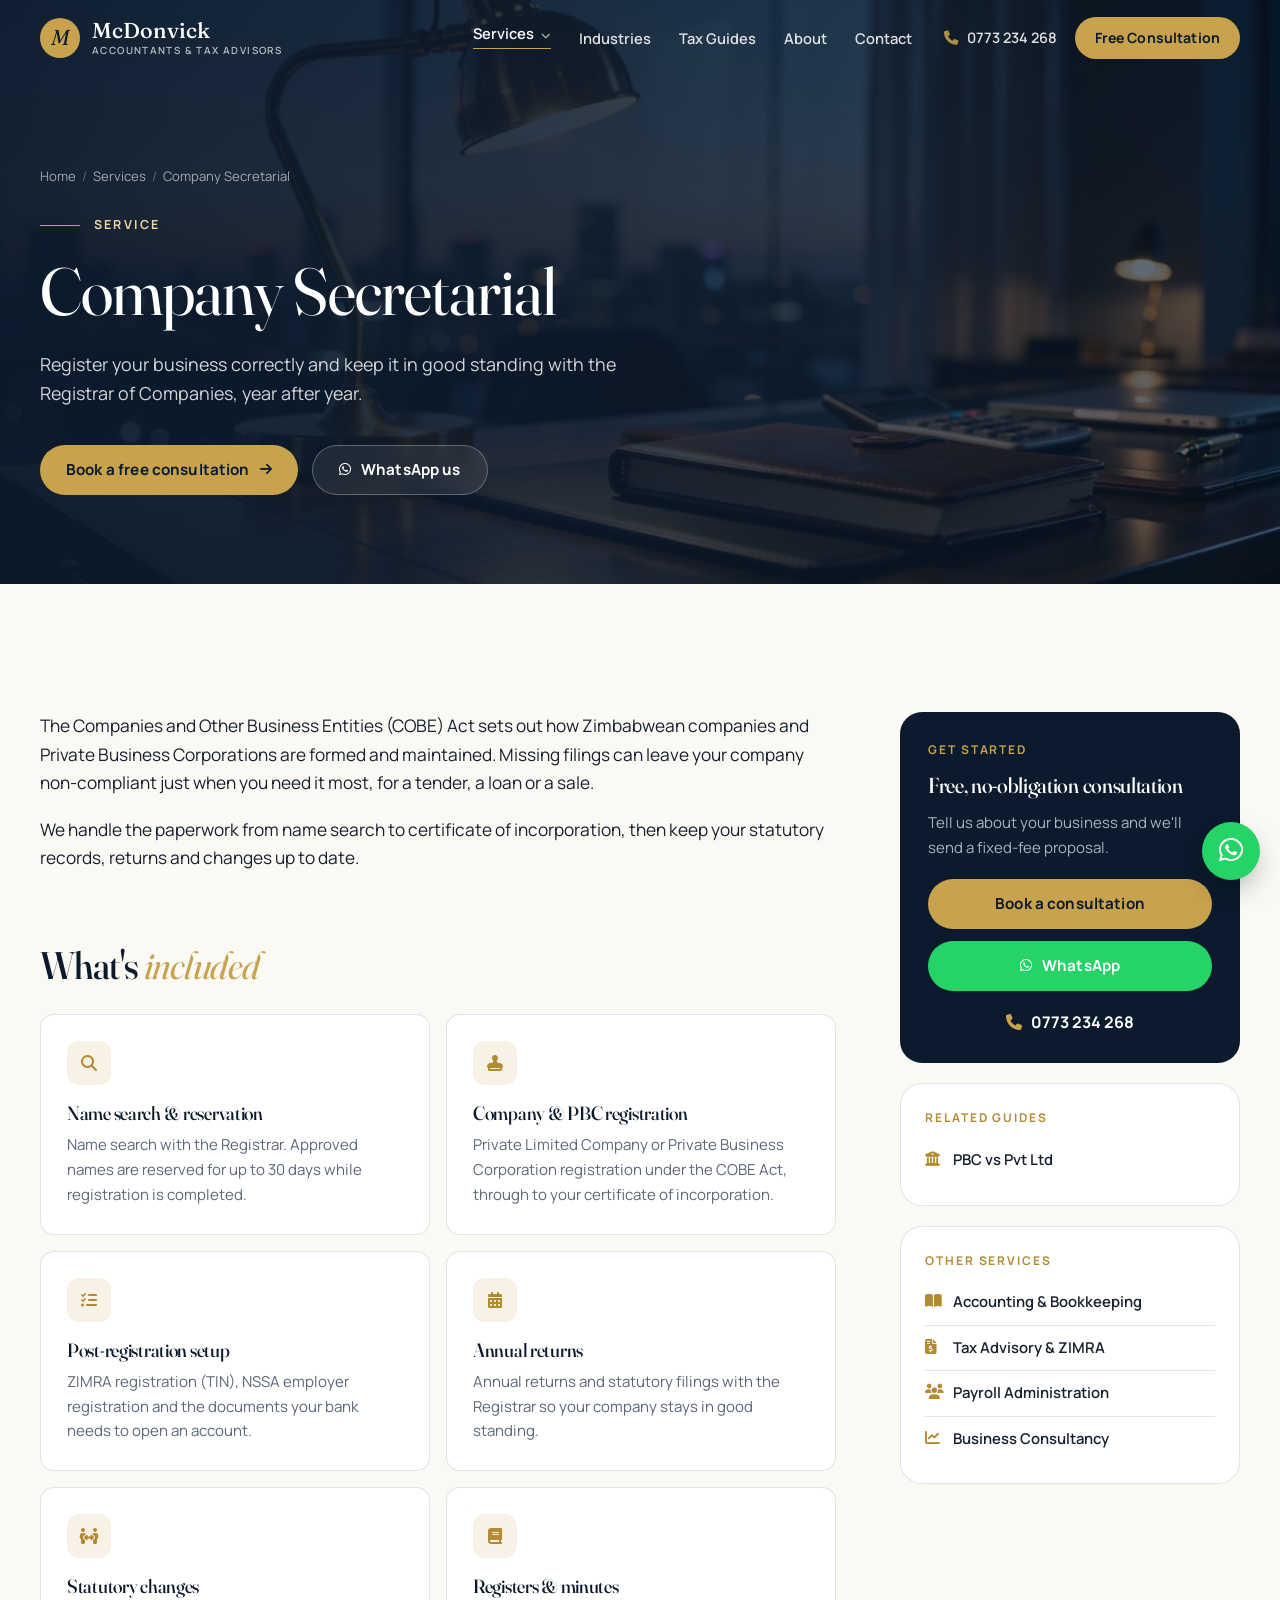
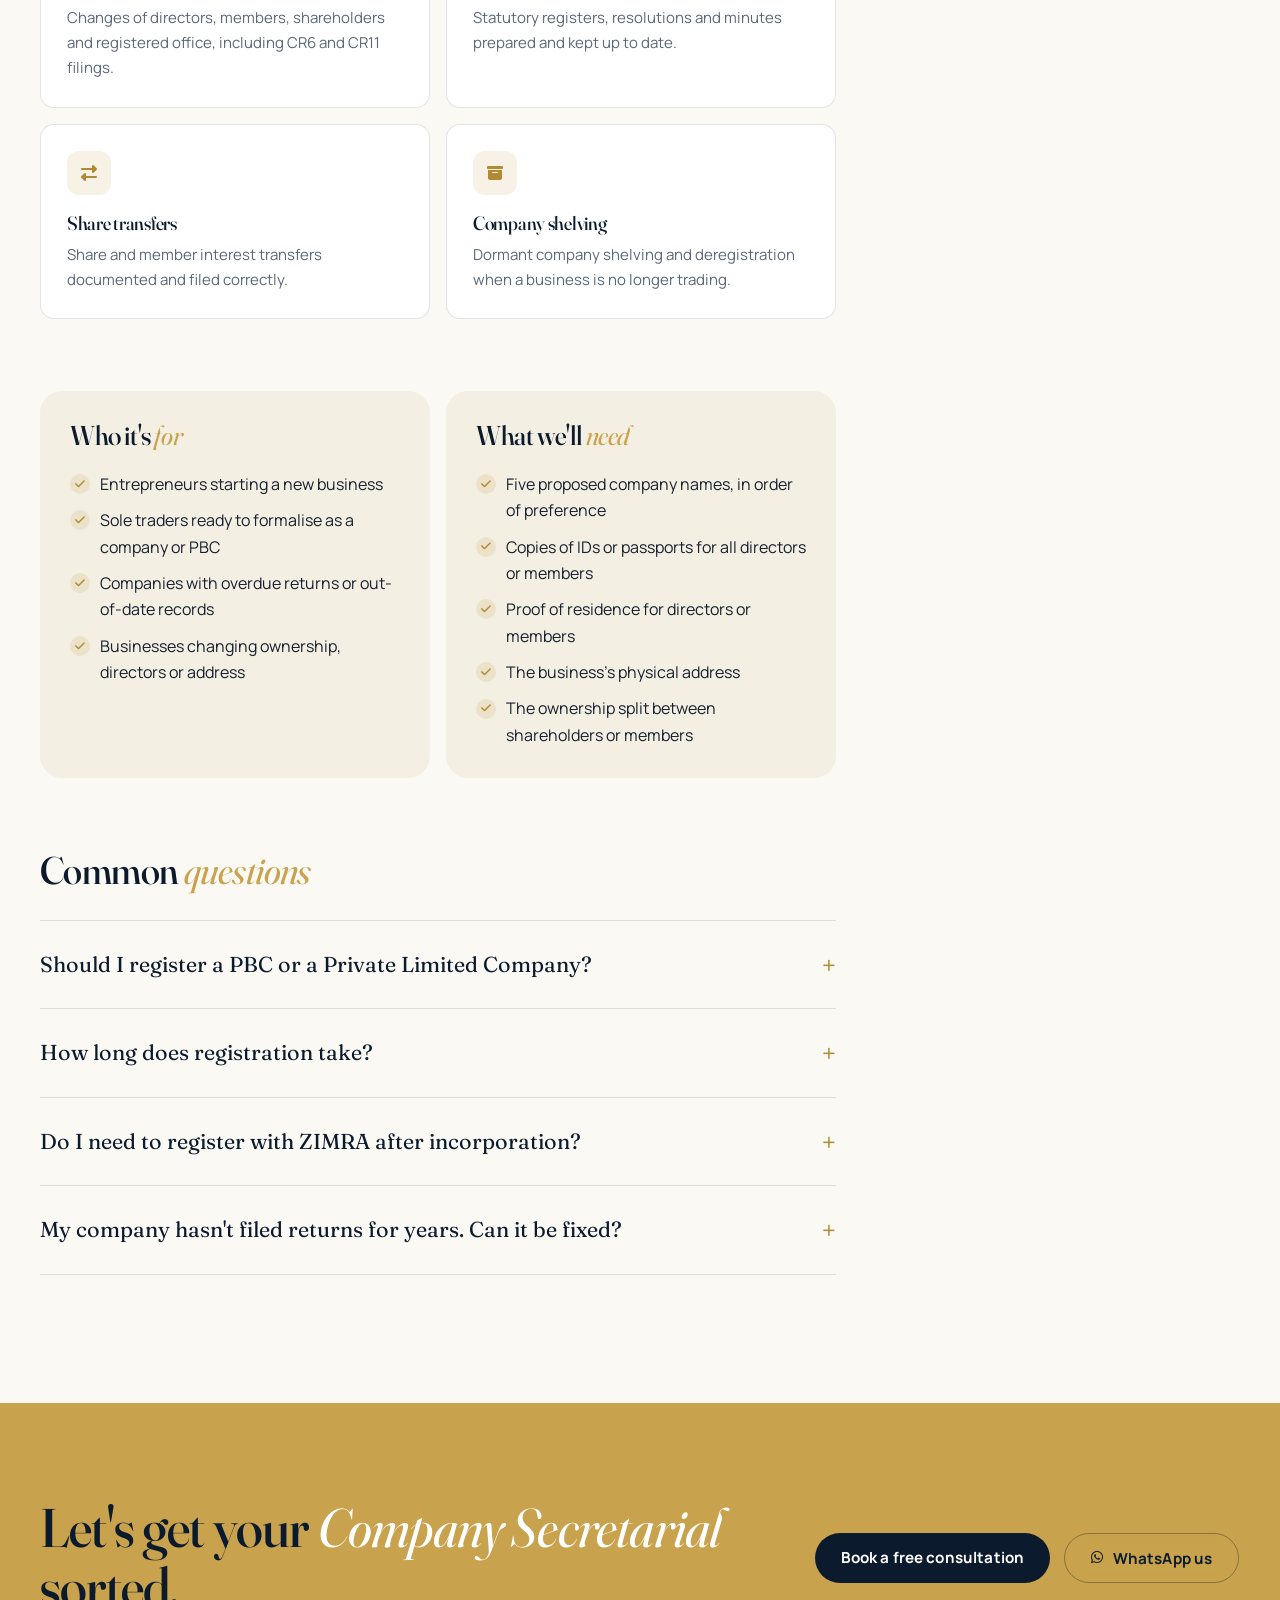
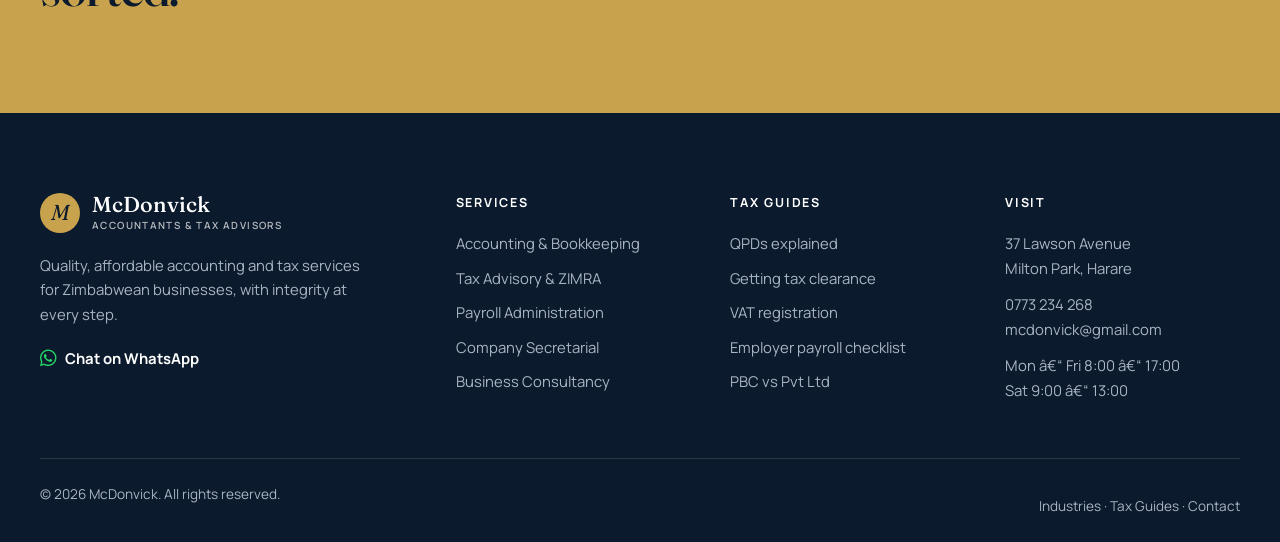
<file: services/company-secretarial/index.html>
<!DOCTYPE html>
<html lang="en">
<head>
    <meta charset="UTF-8">
    <meta name="viewport" content="width=device-width, initial-scale=1.0">
    <title>Company Secretarial in Harare, Zimbabwe | McDonvick</title>
    <meta name="description" content="Register your business correctly and keep it in good standing with the Registrar of Companies, year after year. McDonvick, 37 Lawson Avenue, Milton Park, Harare.">
    <meta name="theme-color" content="#0b1a2c">
    <link rel="canonical" href="https://mcdonvick.co.zw/services/company-secretarial/">
    <meta property="og:site_name" content="McDonvick">
    <meta property="og:title" content="Company Secretarial in Harare, Zimbabwe | McDonvick">
    <meta property="og:description" content="Register your business correctly and keep it in good standing with the Registrar of Companies, year after year. McDonvick, 37 Lawson Avenue, Milton Park, Harare.">
    <meta property="og:type" content="website">
    <meta property="og:url" content="https://mcdonvick.co.zw/services/company-secretarial/">
    <meta property="og:image" content="https://mcdonvick.co.zw/assets/video/hero-poster.jpg">
    <link rel="icon" type="image/png" href="/assets/images/macdonvich.png">

    <link rel="preconnect" href="https://fonts.googleapis.com">
    <link rel="preconnect" href="https://fonts.gstatic.com" crossorigin>
    <link href="https://fonts.googleapis.com/css2?family=Fraunces:ital,opsz,wght@0,9..144,400;0,9..144,500;0,9..144,600;1,9..144,400;1,9..144,500&family=Manrope:wght@400;500;600;700&display=swap" rel="stylesheet">
    <link rel="stylesheet" href="https://cdnjs.cloudflare.com/ajax/libs/font-awesome/6.4.2/css/all.min.css">
    <link rel="stylesheet" href="/assets/css/site.css?v=4">
    <script>document.documentElement.classList.add('js');</script>
    <script type="application/ld+json">{"@context":"https://schema.org","@type":"AccountingService","@id":"https://mcdonvick.co.zw/#business","name":"McDonvick","url":"https://mcdonvick.co.zw/","image":"https://mcdonvick.co.zw/assets/video/hero-poster.jpg","email":"mcdonvick@gmail.com","telephone":"+263773234268","address":{"@type":"PostalAddress","streetAddress":"37 Lawson Avenue, Milton Park","addressLocality":"Harare","addressCountry":"ZW"},"areaServed":"Zimbabwe","openingHoursSpecification":[{"@type":"OpeningHoursSpecification","dayOfWeek":["Monday","Tuesday","Wednesday","Thursday","Friday"],"opens":"08:00","closes":"17:00"},{"@type":"OpeningHoursSpecification","dayOfWeek":"Saturday","opens":"09:00","closes":"13:00"}]}</script>
    <script type="application/ld+json">{"@context":"https://schema.org","@type":"BreadcrumbList","itemListElement":[{"@type":"ListItem","position":1,"name":"Home","item":"https://mcdonvick.co.zw/"},{"@type":"ListItem","position":2,"name":"Services","item":"https://mcdonvick.co.zw/services/"},{"@type":"ListItem","position":3,"name":"Company Secretarial","item":"https://mcdonvick.co.zw/services/company-secretarial/"}]}</script>
    <script type="application/ld+json">{"@context":"https://schema.org","@type":"Service","name":"Company Secretarial","serviceType":"Company Secretarial","description":"Register your business correctly and keep it in good standing with the Registrar of Companies, year after year.","areaServed":"Zimbabwe","provider":{"@id":"https://mcdonvick.co.zw/#business"}}</script>
    <script type="application/ld+json">{"@context":"https://schema.org","@type":"FAQPage","mainEntity":[{"@type":"Question","name":"Should I register a PBC or a Private Limited Company?","acceptedAnswer":{"@type":"Answer","text":"A PBC suits owner-run businesses with 1 to 20 members who manage the business themselves. A Private Limited Company (up to 50 shareholders, with directors and a company secretary) is better if you plan to raise investment or bid for larger tenders. Our guide compares them in detail."}},{"@type":"Question","name":"How long does registration take?","acceptedAnswer":{"@type":"Answer","text":"It depends mainly on the Registrar's turnaround at the time. We'll give you a realistic estimate when you instruct us, and keep you updated at each stage."}},{"@type":"Question","name":"Do I need to register with ZIMRA after incorporation?","acceptedAnswer":{"@type":"Answer","text":"Yes. Every company needs a TIN, and you may also need VAT and PAYE registration. We can handle this straight after incorporation."}},{"@type":"Question","name":"My company hasn't filed returns for years. Can it be fixed?","acceptedAnswer":{"@type":"Answer","text":"Usually, yes. We review the company's status with the Registrar and file the outstanding returns to restore good standing."}}]}</script>
</head>
<body>
    <!-- Generated by tools/build.mjs from src/ â€” edit the source files, not this output. -->
    <a class="skip-link" href="#main">Skip to content</a>

    <header class="site-header" id="header">
        <div class="wrap header-inner">
            <a href="/" class="brand" aria-label="McDonvick home">
                <span class="brand-mark">M</span>
                <span class="brand-name">McDonvick<small>Accountants &amp; Tax Advisors</small></span>
            </a>
            <nav class="main-nav" id="mainNav" aria-label="Main">
                <div class="nav-group">
                    <a href="/services/" aria-current="page">Services <i class="fas fa-chevron-down nav-caret" aria-hidden="true"></i></a>
                    <div class="subnav">
                        <a href="/services/accounting-bookkeeping/"><i class="fas fa-book-open" aria-hidden="true"></i> Accounting &amp; Bookkeeping</a>
                        <a href="/services/tax-advisory/"><i class="fas fa-file-invoice-dollar" aria-hidden="true"></i> Tax Advisory &amp; ZIMRA</a>
                        <a href="/services/payroll/"><i class="fas fa-users" aria-hidden="true"></i> Payroll Administration</a>
                        <a href="/services/company-secretarial/"><i class="fas fa-building" aria-hidden="true"></i> Company Secretarial</a>
                        <a href="/services/business-consultancy/"><i class="fas fa-chart-line" aria-hidden="true"></i> Business Consultancy</a>
                    </div>
                </div>
                <a href="/industries/">Industries</a>
                <a href="/guides/">Tax Guides</a>
                <a href="/#about">About</a>
                <a href="/#contact">Contact</a>
                <a href="/#contact" class="btn btn-gold nav-mobile-cta">Book a Free Consultation</a>
            </nav>
            <div class="header-actions">
                <a href="tel:+263773234268" class="header-phone"><i class="fas fa-phone"></i> 0773 234 268</a>
                <a href="/#contact" class="btn btn-gold btn-sm">Free Consultation</a>
                <button class="menu-toggle" id="menuToggle" aria-label="Open menu" aria-expanded="false" aria-controls="mainNav">
                    <span></span><span></span>
                </button>
            </div>
        </div>
    </header>

    <main id="main">

        <section class="page-hero">
            <div class="page-hero-media" aria-hidden="true">
                <img src="/assets/video/hero-poster.jpg" alt="">
                <div class="page-hero-shade"></div>
            </div>
            <div class="wrap page-hero-inner">
                <nav class="crumbs" aria-label="Breadcrumb"><ol><li><a href="/">Home</a></li><li><a href="/services/">Services</a></li><li aria-current="page">Company Secretarial</li></ol></nav>
                <p class="kicker"><span class="kicker-line"></span> Service</p>
                <h1>Company Secretarial</h1>
                <p class="page-hero-lead">Register your business correctly and keep it in good standing with the Registrar of Companies, year after year.</p>
                <div class="hero-ctas"><a href="/#contact" class="btn btn-gold">Book a free consultation <i class="fas fa-arrow-right"></i></a>
                    <a href="https://wa.me/263773234268?text=Hi%20McDonvick%2C%20I'd%20like%20to%20find%20out%20more%20about%20your%20Company%20Secretarial%20service." class="btn btn-glass" target="_blank" rel="noopener noreferrer"><i class="fab fa-whatsapp"></i> WhatsApp us</a></div>
            </div>
        </section>
        <section class="section">
            <div class="wrap detail-grid">
                <div class="detail-main">
                    <div class="prose reveal">
                        <p>The Companies and Other Business Entities (COBE) Act sets out how Zimbabwean companies and Private Business Corporations are formed and maintained. Missing filings can leave your company non-compliant just when you need it most, for a tender, a loan or a sale.</p>
                        <p>We handle the paperwork from name search to certificate of incorporation, then keep your statutory records, returns and changes up to date.</p>
                    </div>

                    <h2 class="detail-h reveal">What's <em>included</em></h2>
                    <div class="included-grid">
                        
                        <div class="included reveal">
                            <span class="included-icon"><i class="fas fa-magnifying-glass"></i></span>
                            <h3>Name search &amp; reservation</h3>
                            <p>Name search with the Registrar. Approved names are reserved for up to 30 days while registration is completed.</p>
                        </div>
                        <div class="included reveal">
                            <span class="included-icon"><i class="fas fa-stamp"></i></span>
                            <h3>Company &amp; PBC registration</h3>
                            <p>Private Limited Company or Private Business Corporation registration under the COBE Act, through to your certificate of incorporation.</p>
                        </div>
                        <div class="included reveal">
                            <span class="included-icon"><i class="fas fa-list-check"></i></span>
                            <h3>Post-registration setup</h3>
                            <p>ZIMRA registration (TIN), NSSA employer registration and the documents your bank needs to open an account.</p>
                        </div>
                        <div class="included reveal">
                            <span class="included-icon"><i class="fas fa-calendar-days"></i></span>
                            <h3>Annual returns</h3>
                            <p>Annual returns and statutory filings with the Registrar so your company stays in good standing.</p>
                        </div>
                        <div class="included reveal">
                            <span class="included-icon"><i class="fas fa-people-arrows"></i></span>
                            <h3>Statutory changes</h3>
                            <p>Changes of directors, members, shareholders and registered office, including CR6 and CR11 filings.</p>
                        </div>
                        <div class="included reveal">
                            <span class="included-icon"><i class="fas fa-book"></i></span>
                            <h3>Registers &amp; minutes</h3>
                            <p>Statutory registers, resolutions and minutes prepared and kept up to date.</p>
                        </div>
                        <div class="included reveal">
                            <span class="included-icon"><i class="fas fa-right-left"></i></span>
                            <h3>Share transfers</h3>
                            <p>Share and member interest transfers documented and filed correctly.</p>
                        </div>
                        <div class="included reveal">
                            <span class="included-icon"><i class="fas fa-box-archive"></i></span>
                            <h3>Company shelving</h3>
                            <p>Dormant company shelving and deregistration when a business is no longer trading.</p>
                        </div>
                    </div>

                    <div class="two-lists">
                        <div class="list-card reveal">
                            <h2>Who it's <em>for</em></h2>
                            <ul class="checklist"><li>Entrepreneurs starting a new business</li><li>Sole traders ready to formalise as a company or PBC</li><li>Companies with overdue returns or out-of-date records</li><li>Businesses changing ownership, directors or address</li></ul>
                        </div>
                        <div class="list-card reveal">
                            <h2>What we'll <em>need</em></h2>
                            <ul class="checklist"><li>Five proposed company names, in order of preference</li><li>Copies of IDs or passports for all directors or members</li><li>Proof of residence for directors or members</li><li>The business's physical address</li><li>The ownership split between shareholders or members</li></ul>
                        </div>
                    </div>

                    <h2 class="detail-h reveal">Common <em>questions</em></h2>
                    <div class="faq-list">
                        
                        <details class="faq-item reveal">
                            <summary>Should I register a PBC or a Private Limited Company?</summary>
                            <p>A PBC suits owner-run businesses with 1 to 20 members who manage the business themselves. A Private Limited Company (up to 50 shareholders, with directors and a company secretary) is better if you plan to raise investment or bid for larger tenders. Our guide compares them in detail.</p>
                        </details>
                        <details class="faq-item reveal">
                            <summary>How long does registration take?</summary>
                            <p>It depends mainly on the Registrar's turnaround at the time. We'll give you a realistic estimate when you instruct us, and keep you updated at each stage.</p>
                        </details>
                        <details class="faq-item reveal">
                            <summary>Do I need to register with ZIMRA after incorporation?</summary>
                            <p>Yes. Every company needs a TIN, and you may also need VAT and PAYE registration. We can handle this straight after incorporation.</p>
                        </details>
                        <details class="faq-item reveal">
                            <summary>My company hasn't filed returns for years. Can it be fixed?</summary>
                            <p>Usually, yes. We review the company's status with the Registrar and file the outstanding returns to restore good standing.</p>
                        </details>
                    </div>
                </div>

                <aside class="detail-side">
                    <div class="side-card">
                        <p class="eyebrow">Get started</p>
                        <h3>Free, no-obligation consultation</h3>
                        <p>Tell us about your business and we'll send a fixed-fee proposal.</p>
                        <a href="/#contact" class="btn btn-gold btn-block">Book a consultation</a>
                        <a href="https://wa.me/263773234268?text=Hi%20McDonvick%2C%20I'd%20like%20to%20find%20out%20more%20about%20your%20Company%20Secretarial%20service." class="btn btn-wa btn-block" target="_blank" rel="noopener noreferrer"><i class="fab fa-whatsapp"></i> WhatsApp</a>
                        <a href="tel:+263773234268" class="side-phone"><i class="fas fa-phone"></i> 0773 234 268</a>
                    </div>
                    
                    <div class="side-links">
                        <p class="eyebrow">Related guides</p>
                        <a href="/guides/company-registration-pbc-vs-pvt-ltd/"><i class="fas fa-building-columns"></i> PBC vs Pvt Ltd</a>
                    </div>
                    <div class="side-links">
                        <p class="eyebrow">Other services</p>
                        <a href="/services/accounting-bookkeeping/"><i class="fas fa-book-open"></i> Accounting &amp; Bookkeeping</a><a href="/services/tax-advisory/"><i class="fas fa-file-invoice-dollar"></i> Tax Advisory &amp; ZIMRA</a><a href="/services/payroll/"><i class="fas fa-users"></i> Payroll Administration</a><a href="/services/business-consultancy/"><i class="fas fa-chart-line"></i> Business Consultancy</a>
                    </div>
                </aside>
            </div>
        </section>

        <section class="cta-band">
            <div class="wrap cta-inner reveal">
                <h2>Let's get your <em>Company Secretarial</em> sorted.</h2>
                <div class="cta-actions">
                    <a href="/#contact" class="btn btn-gold">Book a free consultation</a>
                    <a href="https://wa.me/263773234268?text=Hi%20McDonvick%2C%20I'd%20like%20to%20find%20out%20more%20about%20your%20Company%20Secretarial%20service." class="btn btn-glass" target="_blank" rel="noopener noreferrer"><i class="fab fa-whatsapp"></i> WhatsApp us</a>
                </div>
            </div>
        </section>
    </main>

    <footer class="site-footer">
        <div class="wrap footer-grid">
            <div class="footer-brand">
                <a href="/" class="brand">
                    <span class="brand-mark">M</span>
                    <span class="brand-name">McDonvick<small>Accountants &amp; Tax Advisors</small></span>
                </a>
                <p>Quality, affordable accounting and tax services for Zimbabwean businesses, with integrity at every step.</p>
                <a href="https://wa.me/263773234268" class="footer-wa" target="_blank" rel="noopener noreferrer"><i class="fab fa-whatsapp"></i> Chat on WhatsApp</a>
            </div>
            <div>
                <h4>Services</h4>
                <ul>
                    <li><a href="/services/accounting-bookkeeping/">Accounting &amp; Bookkeeping</a></li>
                    <li><a href="/services/tax-advisory/">Tax Advisory &amp; ZIMRA</a></li>
                    <li><a href="/services/payroll/">Payroll Administration</a></li>
                    <li><a href="/services/company-secretarial/">Company Secretarial</a></li>
                    <li><a href="/services/business-consultancy/">Business Consultancy</a></li>
                </ul>
            </div>
            <div>
                <h4>Tax Guides</h4>
                <ul>
                    <li><a href="/guides/qpd-provisional-tax/">QPDs explained</a></li>
                    <li><a href="/guides/tax-clearance-itf263/">Getting tax clearance</a></li>
                    <li><a href="/guides/vat-registration-zimbabwe/">VAT registration</a></li>
                    <li><a href="/guides/employer-paye-nssa-checklist/">Employer payroll checklist</a></li>
                    <li><a href="/guides/company-registration-pbc-vs-pvt-ltd/">PBC vs Pvt Ltd</a></li>
                </ul>
            </div>
            <div>
                <h4>Visit</h4>
                <p>37 Lawson Avenue<br>Milton Park, Harare</p>
                <p><a href="tel:+263773234268">0773 234 268</a><br><a href="mailto:mcdonvick@gmail.com">mcdonvick@gmail.com</a></p>
                <p>Mon â€“ Fri 8:00 â€“ 17:00<br>Sat 9:00 â€“ 13:00</p>
            </div>
        </div>
        <div class="wrap footer-bar">
            <p>&copy; <span id="year">2026</span> McDonvick. All rights reserved.</p>
            <p><a href="/industries/">Industries</a> &middot; <a href="/guides/">Tax Guides</a> &middot; <a href="/#contact">Contact</a></p>
        </div>
    </footer>

    <a href="https://wa.me/263773234268" class="wa-float" target="_blank" rel="noopener noreferrer" aria-label="Chat with McDonvick on WhatsApp"><i class="fab fa-whatsapp"></i></a>

    <script src="/assets/js/site.js?v=4"></script>
</body>
</html>
</file>
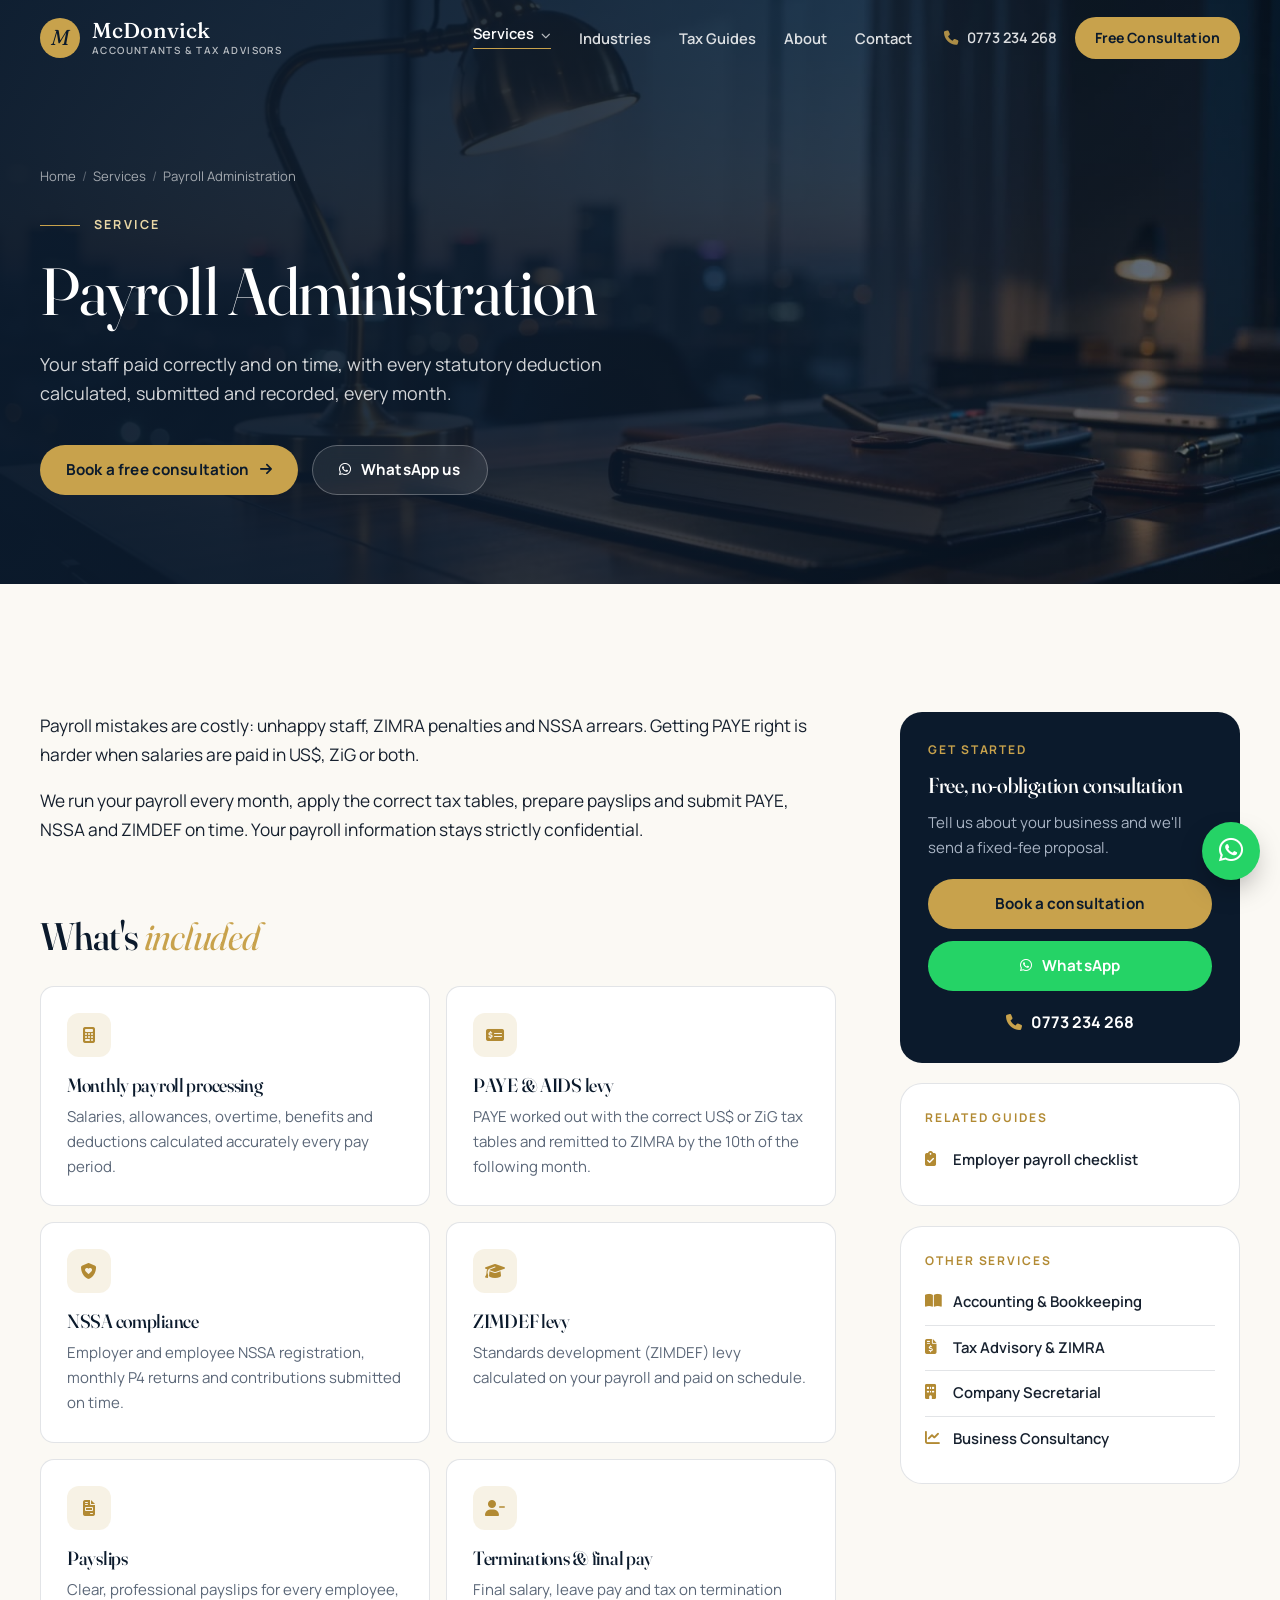
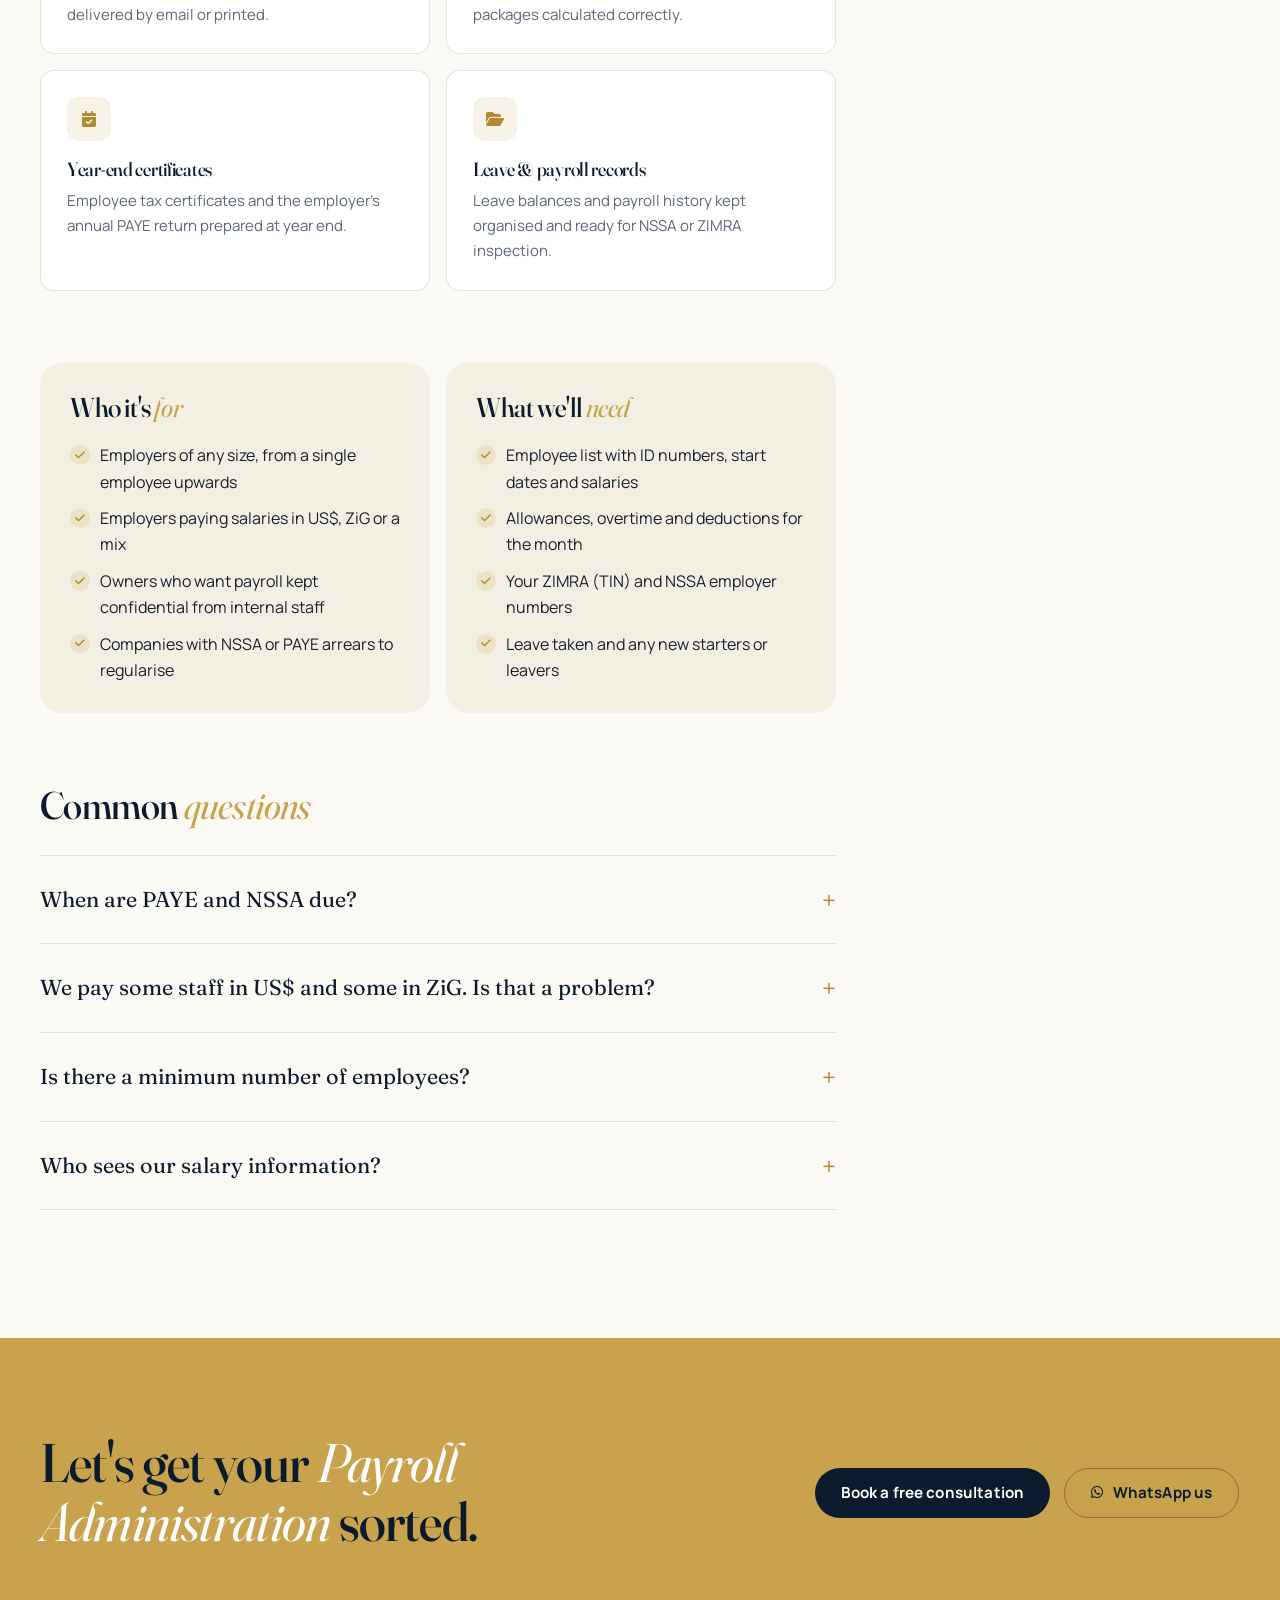
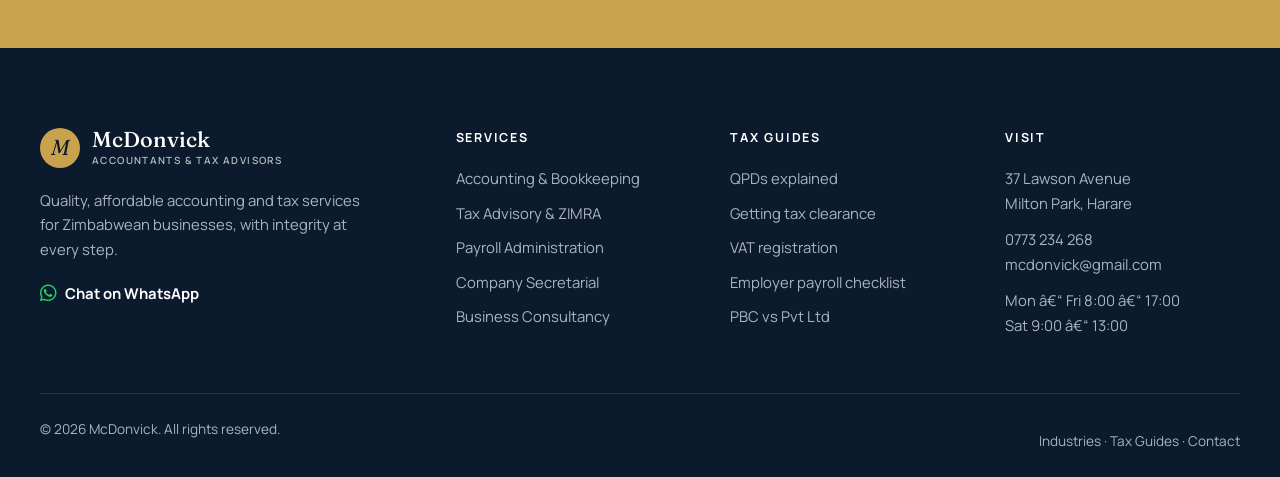
<file: services/payroll/index.html>
<!DOCTYPE html>
<html lang="en">
<head>
    <meta charset="UTF-8">
    <meta name="viewport" content="width=device-width, initial-scale=1.0">
    <title>Payroll Administration in Harare, Zimbabwe | McDonvick</title>
    <meta name="description" content="Your staff paid correctly and on time, with every statutory deduction calculated, submitted and recorded, every month. McDonvick, 37 Lawson Avenue, Milton Park, Harare.">
    <meta name="theme-color" content="#0b1a2c">
    <link rel="canonical" href="https://mcdonvick.co.zw/services/payroll/">
    <meta property="og:site_name" content="McDonvick">
    <meta property="og:title" content="Payroll Administration in Harare, Zimbabwe | McDonvick">
    <meta property="og:description" content="Your staff paid correctly and on time, with every statutory deduction calculated, submitted and recorded, every month. McDonvick, 37 Lawson Avenue, Milton Park, Harare.">
    <meta property="og:type" content="website">
    <meta property="og:url" content="https://mcdonvick.co.zw/services/payroll/">
    <meta property="og:image" content="https://mcdonvick.co.zw/assets/video/hero-poster.jpg">
    <link rel="icon" type="image/png" href="/assets/images/macdonvich.png">

    <link rel="preconnect" href="https://fonts.googleapis.com">
    <link rel="preconnect" href="https://fonts.gstatic.com" crossorigin>
    <link href="https://fonts.googleapis.com/css2?family=Fraunces:ital,opsz,wght@0,9..144,400;0,9..144,500;0,9..144,600;1,9..144,400;1,9..144,500&family=Manrope:wght@400;500;600;700&display=swap" rel="stylesheet">
    <link rel="stylesheet" href="https://cdnjs.cloudflare.com/ajax/libs/font-awesome/6.4.2/css/all.min.css">
    <link rel="stylesheet" href="/assets/css/site.css?v=4">
    <script>document.documentElement.classList.add('js');</script>
    <script type="application/ld+json">{"@context":"https://schema.org","@type":"AccountingService","@id":"https://mcdonvick.co.zw/#business","name":"McDonvick","url":"https://mcdonvick.co.zw/","image":"https://mcdonvick.co.zw/assets/video/hero-poster.jpg","email":"mcdonvick@gmail.com","telephone":"+263773234268","address":{"@type":"PostalAddress","streetAddress":"37 Lawson Avenue, Milton Park","addressLocality":"Harare","addressCountry":"ZW"},"areaServed":"Zimbabwe","openingHoursSpecification":[{"@type":"OpeningHoursSpecification","dayOfWeek":["Monday","Tuesday","Wednesday","Thursday","Friday"],"opens":"08:00","closes":"17:00"},{"@type":"OpeningHoursSpecification","dayOfWeek":"Saturday","opens":"09:00","closes":"13:00"}]}</script>
    <script type="application/ld+json">{"@context":"https://schema.org","@type":"BreadcrumbList","itemListElement":[{"@type":"ListItem","position":1,"name":"Home","item":"https://mcdonvick.co.zw/"},{"@type":"ListItem","position":2,"name":"Services","item":"https://mcdonvick.co.zw/services/"},{"@type":"ListItem","position":3,"name":"Payroll Administration","item":"https://mcdonvick.co.zw/services/payroll/"}]}</script>
    <script type="application/ld+json">{"@context":"https://schema.org","@type":"Service","name":"Payroll Administration","serviceType":"Payroll Administration","description":"Your staff paid correctly and on time, with every statutory deduction calculated, submitted and recorded, every month.","areaServed":"Zimbabwe","provider":{"@id":"https://mcdonvick.co.zw/#business"}}</script>
    <script type="application/ld+json">{"@context":"https://schema.org","@type":"FAQPage","mainEntity":[{"@type":"Question","name":"When are PAYE and NSSA due?","acceptedAnswer":{"@type":"Answer","text":"PAYE must reach ZIMRA by the 10th of the month after payment. NSSA contributions and the P4 return are also generally due by the 10th of the following month. We handle both for you."}},{"@type":"Question","name":"We pay some staff in US$ and some in ZiG. Is that a problem?","acceptedAnswer":{"@type":"Answer","text":"Not at all. We apply the correct tax tables for each currency and keep your payroll records and returns consistent."}},{"@type":"Question","name":"Is there a minimum number of employees?","acceptedAnswer":{"@type":"Answer","text":"No. We run payroll for businesses with one employee as well as larger teams."}},{"@type":"Question","name":"Who sees our salary information?","acceptedAnswer":{"@type":"Answer","text":"Only the McDonvick staff handling your payroll. We treat all client information as strictly confidential."}}]}</script>
</head>
<body>
    <!-- Generated by tools/build.mjs from src/ â€” edit the source files, not this output. -->
    <a class="skip-link" href="#main">Skip to content</a>

    <header class="site-header" id="header">
        <div class="wrap header-inner">
            <a href="/" class="brand" aria-label="McDonvick home">
                <span class="brand-mark">M</span>
                <span class="brand-name">McDonvick<small>Accountants &amp; Tax Advisors</small></span>
            </a>
            <nav class="main-nav" id="mainNav" aria-label="Main">
                <div class="nav-group">
                    <a href="/services/" aria-current="page">Services <i class="fas fa-chevron-down nav-caret" aria-hidden="true"></i></a>
                    <div class="subnav">
                        <a href="/services/accounting-bookkeeping/"><i class="fas fa-book-open" aria-hidden="true"></i> Accounting &amp; Bookkeeping</a>
                        <a href="/services/tax-advisory/"><i class="fas fa-file-invoice-dollar" aria-hidden="true"></i> Tax Advisory &amp; ZIMRA</a>
                        <a href="/services/payroll/"><i class="fas fa-users" aria-hidden="true"></i> Payroll Administration</a>
                        <a href="/services/company-secretarial/"><i class="fas fa-building" aria-hidden="true"></i> Company Secretarial</a>
                        <a href="/services/business-consultancy/"><i class="fas fa-chart-line" aria-hidden="true"></i> Business Consultancy</a>
                    </div>
                </div>
                <a href="/industries/">Industries</a>
                <a href="/guides/">Tax Guides</a>
                <a href="/#about">About</a>
                <a href="/#contact">Contact</a>
                <a href="/#contact" class="btn btn-gold nav-mobile-cta">Book a Free Consultation</a>
            </nav>
            <div class="header-actions">
                <a href="tel:+263773234268" class="header-phone"><i class="fas fa-phone"></i> 0773 234 268</a>
                <a href="/#contact" class="btn btn-gold btn-sm">Free Consultation</a>
                <button class="menu-toggle" id="menuToggle" aria-label="Open menu" aria-expanded="false" aria-controls="mainNav">
                    <span></span><span></span>
                </button>
            </div>
        </div>
    </header>

    <main id="main">

        <section class="page-hero">
            <div class="page-hero-media" aria-hidden="true">
                <img src="/assets/video/hero-poster.jpg" alt="">
                <div class="page-hero-shade"></div>
            </div>
            <div class="wrap page-hero-inner">
                <nav class="crumbs" aria-label="Breadcrumb"><ol><li><a href="/">Home</a></li><li><a href="/services/">Services</a></li><li aria-current="page">Payroll Administration</li></ol></nav>
                <p class="kicker"><span class="kicker-line"></span> Service</p>
                <h1>Payroll Administration</h1>
                <p class="page-hero-lead">Your staff paid correctly and on time, with every statutory deduction calculated, submitted and recorded, every month.</p>
                <div class="hero-ctas"><a href="/#contact" class="btn btn-gold">Book a free consultation <i class="fas fa-arrow-right"></i></a>
                    <a href="https://wa.me/263773234268?text=Hi%20McDonvick%2C%20I'd%20like%20to%20find%20out%20more%20about%20your%20Payroll%20Administration%20service." class="btn btn-glass" target="_blank" rel="noopener noreferrer"><i class="fab fa-whatsapp"></i> WhatsApp us</a></div>
            </div>
        </section>
        <section class="section">
            <div class="wrap detail-grid">
                <div class="detail-main">
                    <div class="prose reveal">
                        <p>Payroll mistakes are costly: unhappy staff, ZIMRA penalties and NSSA arrears. Getting PAYE right is harder when salaries are paid in US$, ZiG or both.</p>
                        <p>We run your payroll every month, apply the correct tax tables, prepare payslips and submit PAYE, NSSA and ZIMDEF on time. Your payroll information stays strictly confidential.</p>
                    </div>

                    <h2 class="detail-h reveal">What's <em>included</em></h2>
                    <div class="included-grid">
                        
                        <div class="included reveal">
                            <span class="included-icon"><i class="fas fa-calculator"></i></span>
                            <h3>Monthly payroll processing</h3>
                            <p>Salaries, allowances, overtime, benefits and deductions calculated accurately every pay period.</p>
                        </div>
                        <div class="included reveal">
                            <span class="included-icon"><i class="fas fa-money-check-dollar"></i></span>
                            <h3>PAYE &amp; AIDS levy</h3>
                            <p>PAYE worked out with the correct US$ or ZiG tax tables and remitted to ZIMRA by the 10th of the following month.</p>
                        </div>
                        <div class="included reveal">
                            <span class="included-icon"><i class="fas fa-shield-heart"></i></span>
                            <h3>NSSA compliance</h3>
                            <p>Employer and employee NSSA registration, monthly P4 returns and contributions submitted on time.</p>
                        </div>
                        <div class="included reveal">
                            <span class="included-icon"><i class="fas fa-graduation-cap"></i></span>
                            <h3>ZIMDEF levy</h3>
                            <p>Standards development (ZIMDEF) levy calculated on your payroll and paid on schedule.</p>
                        </div>
                        <div class="included reveal">
                            <span class="included-icon"><i class="fas fa-file-invoice"></i></span>
                            <h3>Payslips</h3>
                            <p>Clear, professional payslips for every employee, delivered by email or printed.</p>
                        </div>
                        <div class="included reveal">
                            <span class="included-icon"><i class="fas fa-user-minus"></i></span>
                            <h3>Terminations &amp; final pay</h3>
                            <p>Final salary, leave pay and tax on termination packages calculated correctly.</p>
                        </div>
                        <div class="included reveal">
                            <span class="included-icon"><i class="fas fa-calendar-check"></i></span>
                            <h3>Year-end certificates</h3>
                            <p>Employee tax certificates and the employer's annual PAYE return prepared at year end.</p>
                        </div>
                        <div class="included reveal">
                            <span class="included-icon"><i class="fas fa-folder-open"></i></span>
                            <h3>Leave &amp; payroll records</h3>
                            <p>Leave balances and payroll history kept organised and ready for NSSA or ZIMRA inspection.</p>
                        </div>
                    </div>

                    <div class="two-lists">
                        <div class="list-card reveal">
                            <h2>Who it's <em>for</em></h2>
                            <ul class="checklist"><li>Employers of any size, from a single employee upwards</li><li>Employers paying salaries in US$, ZiG or a mix</li><li>Owners who want payroll kept confidential from internal staff</li><li>Companies with NSSA or PAYE arrears to regularise</li></ul>
                        </div>
                        <div class="list-card reveal">
                            <h2>What we'll <em>need</em></h2>
                            <ul class="checklist"><li>Employee list with ID numbers, start dates and salaries</li><li>Allowances, overtime and deductions for the month</li><li>Your ZIMRA (TIN) and NSSA employer numbers</li><li>Leave taken and any new starters or leavers</li></ul>
                        </div>
                    </div>

                    <h2 class="detail-h reveal">Common <em>questions</em></h2>
                    <div class="faq-list">
                        
                        <details class="faq-item reveal">
                            <summary>When are PAYE and NSSA due?</summary>
                            <p>PAYE must reach ZIMRA by the 10th of the month after payment. NSSA contributions and the P4 return are also generally due by the 10th of the following month. We handle both for you.</p>
                        </details>
                        <details class="faq-item reveal">
                            <summary>We pay some staff in US$ and some in ZiG. Is that a problem?</summary>
                            <p>Not at all. We apply the correct tax tables for each currency and keep your payroll records and returns consistent.</p>
                        </details>
                        <details class="faq-item reveal">
                            <summary>Is there a minimum number of employees?</summary>
                            <p>No. We run payroll for businesses with one employee as well as larger teams.</p>
                        </details>
                        <details class="faq-item reveal">
                            <summary>Who sees our salary information?</summary>
                            <p>Only the McDonvick staff handling your payroll. We treat all client information as strictly confidential.</p>
                        </details>
                    </div>
                </div>

                <aside class="detail-side">
                    <div class="side-card">
                        <p class="eyebrow">Get started</p>
                        <h3>Free, no-obligation consultation</h3>
                        <p>Tell us about your business and we'll send a fixed-fee proposal.</p>
                        <a href="/#contact" class="btn btn-gold btn-block">Book a consultation</a>
                        <a href="https://wa.me/263773234268?text=Hi%20McDonvick%2C%20I'd%20like%20to%20find%20out%20more%20about%20your%20Payroll%20Administration%20service." class="btn btn-wa btn-block" target="_blank" rel="noopener noreferrer"><i class="fab fa-whatsapp"></i> WhatsApp</a>
                        <a href="tel:+263773234268" class="side-phone"><i class="fas fa-phone"></i> 0773 234 268</a>
                    </div>
                    
                    <div class="side-links">
                        <p class="eyebrow">Related guides</p>
                        <a href="/guides/employer-paye-nssa-checklist/"><i class="fas fa-clipboard-check"></i> Employer payroll checklist</a>
                    </div>
                    <div class="side-links">
                        <p class="eyebrow">Other services</p>
                        <a href="/services/accounting-bookkeeping/"><i class="fas fa-book-open"></i> Accounting &amp; Bookkeeping</a><a href="/services/tax-advisory/"><i class="fas fa-file-invoice-dollar"></i> Tax Advisory &amp; ZIMRA</a><a href="/services/company-secretarial/"><i class="fas fa-building"></i> Company Secretarial</a><a href="/services/business-consultancy/"><i class="fas fa-chart-line"></i> Business Consultancy</a>
                    </div>
                </aside>
            </div>
        </section>

        <section class="cta-band">
            <div class="wrap cta-inner reveal">
                <h2>Let's get your <em>Payroll Administration</em> sorted.</h2>
                <div class="cta-actions">
                    <a href="/#contact" class="btn btn-gold">Book a free consultation</a>
                    <a href="https://wa.me/263773234268?text=Hi%20McDonvick%2C%20I'd%20like%20to%20find%20out%20more%20about%20your%20Payroll%20Administration%20service." class="btn btn-glass" target="_blank" rel="noopener noreferrer"><i class="fab fa-whatsapp"></i> WhatsApp us</a>
                </div>
            </div>
        </section>
    </main>

    <footer class="site-footer">
        <div class="wrap footer-grid">
            <div class="footer-brand">
                <a href="/" class="brand">
                    <span class="brand-mark">M</span>
                    <span class="brand-name">McDonvick<small>Accountants &amp; Tax Advisors</small></span>
                </a>
                <p>Quality, affordable accounting and tax services for Zimbabwean businesses, with integrity at every step.</p>
                <a href="https://wa.me/263773234268" class="footer-wa" target="_blank" rel="noopener noreferrer"><i class="fab fa-whatsapp"></i> Chat on WhatsApp</a>
            </div>
            <div>
                <h4>Services</h4>
                <ul>
                    <li><a href="/services/accounting-bookkeeping/">Accounting &amp; Bookkeeping</a></li>
                    <li><a href="/services/tax-advisory/">Tax Advisory &amp; ZIMRA</a></li>
                    <li><a href="/services/payroll/">Payroll Administration</a></li>
                    <li><a href="/services/company-secretarial/">Company Secretarial</a></li>
                    <li><a href="/services/business-consultancy/">Business Consultancy</a></li>
                </ul>
            </div>
            <div>
                <h4>Tax Guides</h4>
                <ul>
                    <li><a href="/guides/qpd-provisional-tax/">QPDs explained</a></li>
                    <li><a href="/guides/tax-clearance-itf263/">Getting tax clearance</a></li>
                    <li><a href="/guides/vat-registration-zimbabwe/">VAT registration</a></li>
                    <li><a href="/guides/employer-paye-nssa-checklist/">Employer payroll checklist</a></li>
                    <li><a href="/guides/company-registration-pbc-vs-pvt-ltd/">PBC vs Pvt Ltd</a></li>
                </ul>
            </div>
            <div>
                <h4>Visit</h4>
                <p>37 Lawson Avenue<br>Milton Park, Harare</p>
                <p><a href="tel:+263773234268">0773 234 268</a><br><a href="mailto:mcdonvick@gmail.com">mcdonvick@gmail.com</a></p>
                <p>Mon â€“ Fri 8:00 â€“ 17:00<br>Sat 9:00 â€“ 13:00</p>
            </div>
        </div>
        <div class="wrap footer-bar">
            <p>&copy; <span id="year">2026</span> McDonvick. All rights reserved.</p>
            <p><a href="/industries/">Industries</a> &middot; <a href="/guides/">Tax Guides</a> &middot; <a href="/#contact">Contact</a></p>
        </div>
    </footer>

    <a href="https://wa.me/263773234268" class="wa-float" target="_blank" rel="noopener noreferrer" aria-label="Chat with McDonvick on WhatsApp"><i class="fab fa-whatsapp"></i></a>

    <script src="/assets/js/site.js?v=4"></script>
</body>
</html>
</file>
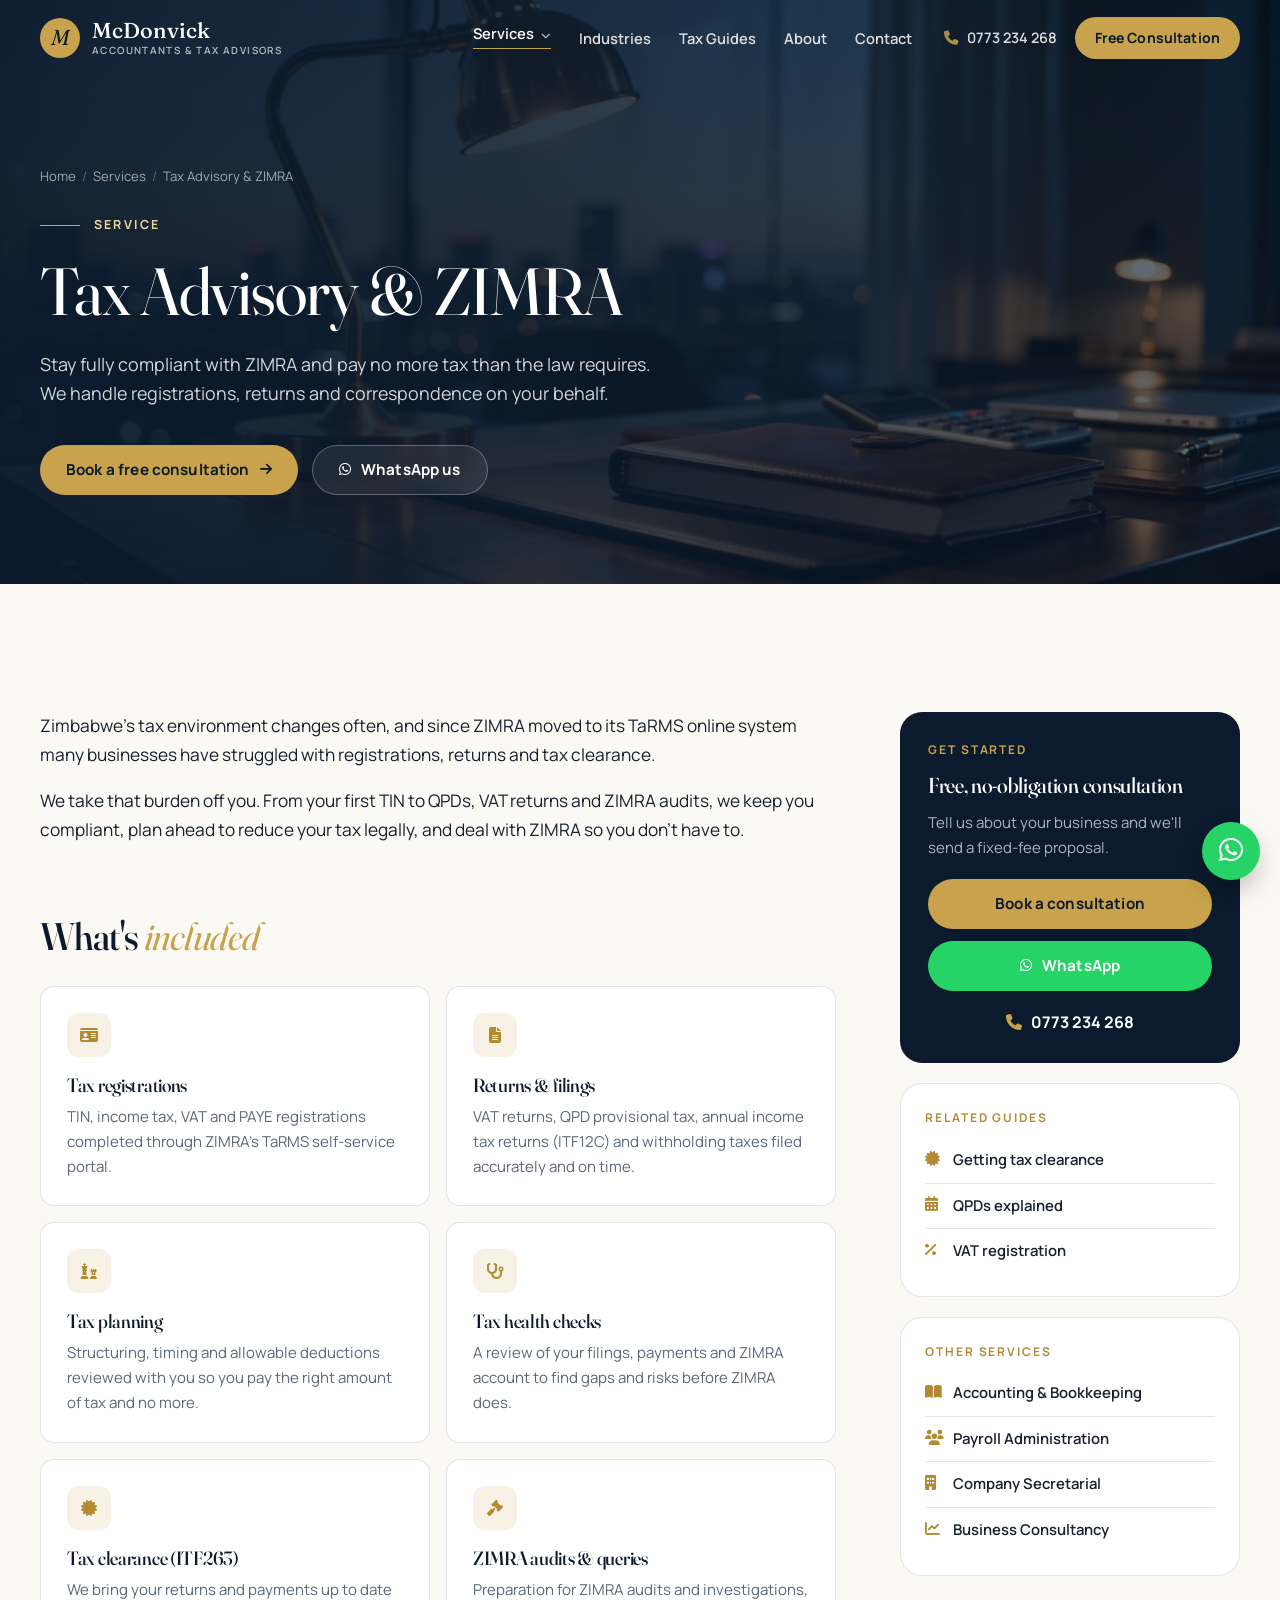
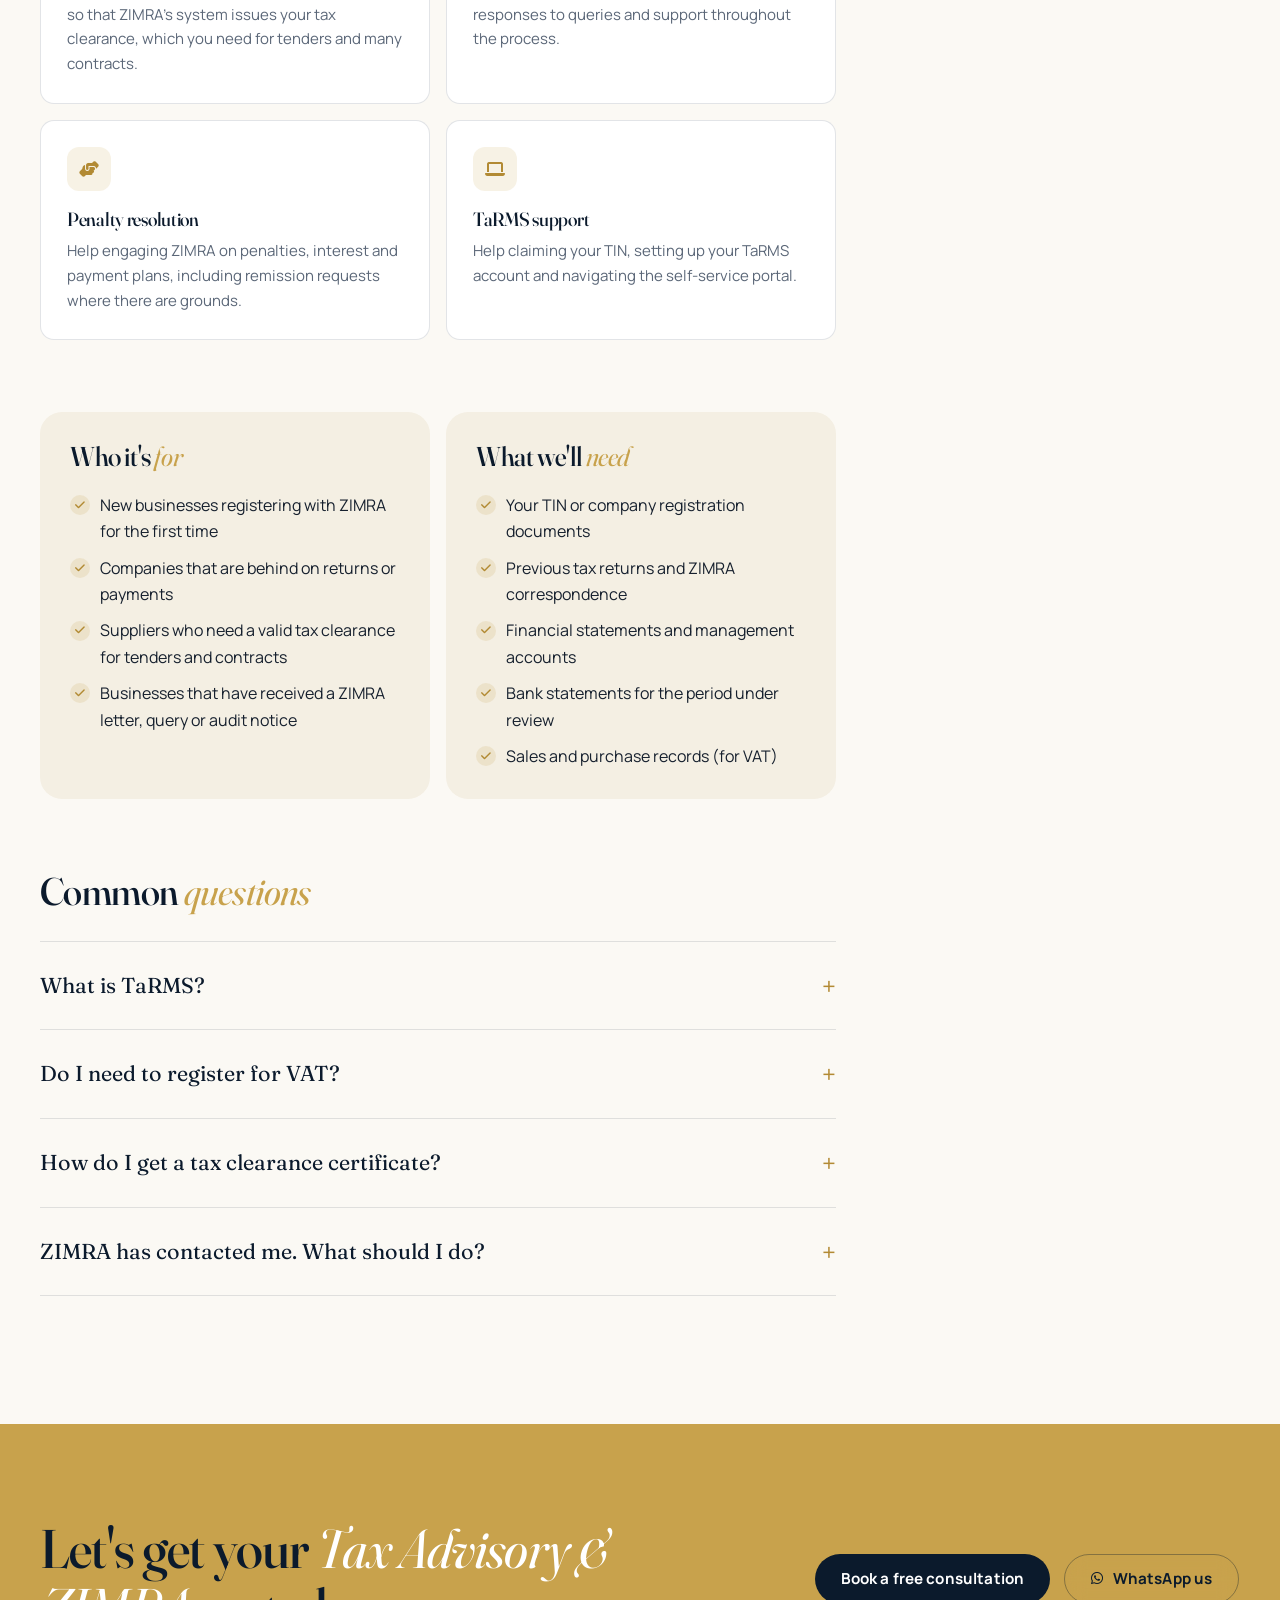
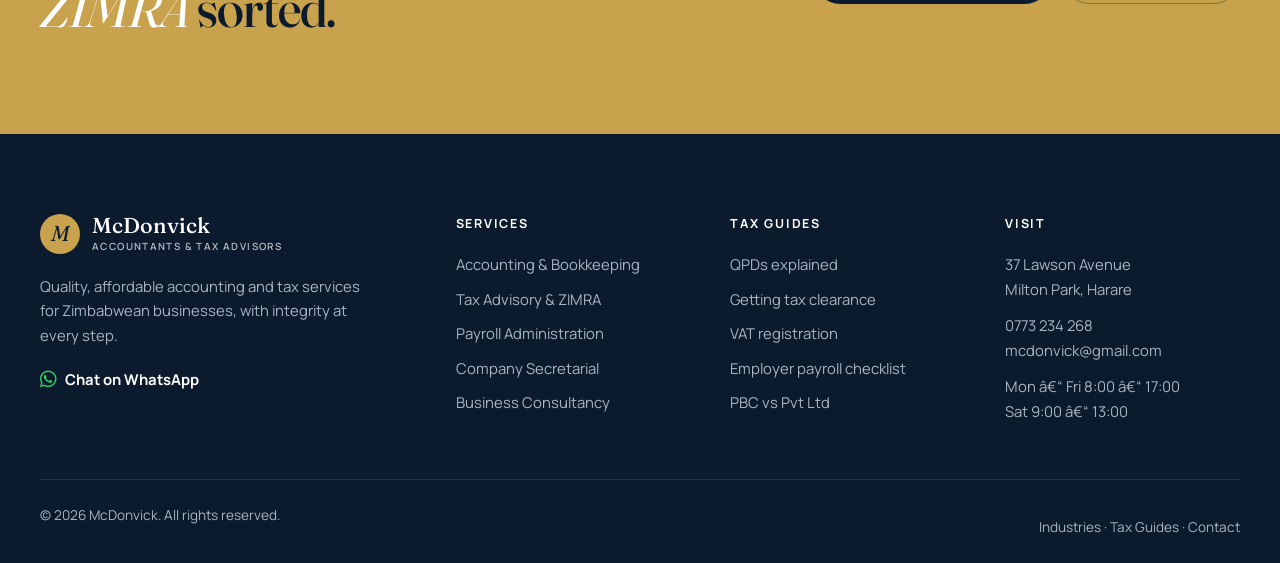
<file: services/tax-advisory/index.html>
<!DOCTYPE html>
<html lang="en">
<head>
    <meta charset="UTF-8">
    <meta name="viewport" content="width=device-width, initial-scale=1.0">
    <title>Tax Advisory &amp; ZIMRA in Harare, Zimbabwe | McDonvick</title>
    <meta name="description" content="Stay fully compliant with ZIMRA and pay no more tax than the law requires. We handle registrations, returns and correspondence on your behalf. McDonvick, 37 Lawson Avenue, Milton Park, Harare.">
    <meta name="theme-color" content="#0b1a2c">
    <link rel="canonical" href="https://mcdonvick.co.zw/services/tax-advisory/">
    <meta property="og:site_name" content="McDonvick">
    <meta property="og:title" content="Tax Advisory &amp; ZIMRA in Harare, Zimbabwe | McDonvick">
    <meta property="og:description" content="Stay fully compliant with ZIMRA and pay no more tax than the law requires. We handle registrations, returns and correspondence on your behalf. McDonvick, 37 Lawson Avenue, Milton Park, Harare.">
    <meta property="og:type" content="website">
    <meta property="og:url" content="https://mcdonvick.co.zw/services/tax-advisory/">
    <meta property="og:image" content="https://mcdonvick.co.zw/assets/video/hero-poster.jpg">
    <link rel="icon" type="image/png" href="/assets/images/macdonvich.png">

    <link rel="preconnect" href="https://fonts.googleapis.com">
    <link rel="preconnect" href="https://fonts.gstatic.com" crossorigin>
    <link href="https://fonts.googleapis.com/css2?family=Fraunces:ital,opsz,wght@0,9..144,400;0,9..144,500;0,9..144,600;1,9..144,400;1,9..144,500&family=Manrope:wght@400;500;600;700&display=swap" rel="stylesheet">
    <link rel="stylesheet" href="https://cdnjs.cloudflare.com/ajax/libs/font-awesome/6.4.2/css/all.min.css">
    <link rel="stylesheet" href="/assets/css/site.css?v=4">
    <script>document.documentElement.classList.add('js');</script>
    <script type="application/ld+json">{"@context":"https://schema.org","@type":"AccountingService","@id":"https://mcdonvick.co.zw/#business","name":"McDonvick","url":"https://mcdonvick.co.zw/","image":"https://mcdonvick.co.zw/assets/video/hero-poster.jpg","email":"mcdonvick@gmail.com","telephone":"+263773234268","address":{"@type":"PostalAddress","streetAddress":"37 Lawson Avenue, Milton Park","addressLocality":"Harare","addressCountry":"ZW"},"areaServed":"Zimbabwe","openingHoursSpecification":[{"@type":"OpeningHoursSpecification","dayOfWeek":["Monday","Tuesday","Wednesday","Thursday","Friday"],"opens":"08:00","closes":"17:00"},{"@type":"OpeningHoursSpecification","dayOfWeek":"Saturday","opens":"09:00","closes":"13:00"}]}</script>
    <script type="application/ld+json">{"@context":"https://schema.org","@type":"BreadcrumbList","itemListElement":[{"@type":"ListItem","position":1,"name":"Home","item":"https://mcdonvick.co.zw/"},{"@type":"ListItem","position":2,"name":"Services","item":"https://mcdonvick.co.zw/services/"},{"@type":"ListItem","position":3,"name":"Tax Advisory & ZIMRA","item":"https://mcdonvick.co.zw/services/tax-advisory/"}]}</script>
    <script type="application/ld+json">{"@context":"https://schema.org","@type":"Service","name":"Tax Advisory & ZIMRA","serviceType":"Tax Advisory & ZIMRA","description":"Stay fully compliant with ZIMRA and pay no more tax than the law requires. We handle registrations, returns and correspondence on your behalf.","areaServed":"Zimbabwe","provider":{"@id":"https://mcdonvick.co.zw/#business"}}</script>
    <script type="application/ld+json">{"@context":"https://schema.org","@type":"FAQPage","mainEntity":[{"@type":"Question","name":"What is TaRMS?","acceptedAnswer":{"@type":"Answer","text":"TaRMS (Tax and Revenue Management System) is ZIMRA's online platform for registrations, returns, payments and tax clearance. Taxpayers must claim their TIN and register on its self-service portal. We can do this with you."}},{"@type":"Question","name":"Do I need to register for VAT?","acceptedAnswer":{"@type":"Answer","text":"Registration is compulsory once your taxable supplies exceed, or are expected to exceed, US$25,000 (or the ZiG equivalent) in 12 months. Businesses below the threshold can register voluntarily. See our VAT registration guide for details."}},{"@type":"Question","name":"How do I get a tax clearance certificate?","acceptedAnswer":{"@type":"Answer","text":"Under TaRMS, tax clearance is issued to taxpayers who are up to date with all returns and payments. If yours isn't coming through, there is usually an outstanding return or balance, which we can find and fix."}},{"@type":"Question","name":"ZIMRA has contacted me. What should I do?","acceptedAnswer":{"@type":"Answer","text":"Don't ignore it, and don't reply before getting advice. Send us the letter or message and we'll explain what it means and handle the response."}}]}</script>
</head>
<body>
    <!-- Generated by tools/build.mjs from src/ â€” edit the source files, not this output. -->
    <a class="skip-link" href="#main">Skip to content</a>

    <header class="site-header" id="header">
        <div class="wrap header-inner">
            <a href="/" class="brand" aria-label="McDonvick home">
                <span class="brand-mark">M</span>
                <span class="brand-name">McDonvick<small>Accountants &amp; Tax Advisors</small></span>
            </a>
            <nav class="main-nav" id="mainNav" aria-label="Main">
                <div class="nav-group">
                    <a href="/services/" aria-current="page">Services <i class="fas fa-chevron-down nav-caret" aria-hidden="true"></i></a>
                    <div class="subnav">
                        <a href="/services/accounting-bookkeeping/"><i class="fas fa-book-open" aria-hidden="true"></i> Accounting &amp; Bookkeeping</a>
                        <a href="/services/tax-advisory/"><i class="fas fa-file-invoice-dollar" aria-hidden="true"></i> Tax Advisory &amp; ZIMRA</a>
                        <a href="/services/payroll/"><i class="fas fa-users" aria-hidden="true"></i> Payroll Administration</a>
                        <a href="/services/company-secretarial/"><i class="fas fa-building" aria-hidden="true"></i> Company Secretarial</a>
                        <a href="/services/business-consultancy/"><i class="fas fa-chart-line" aria-hidden="true"></i> Business Consultancy</a>
                    </div>
                </div>
                <a href="/industries/">Industries</a>
                <a href="/guides/">Tax Guides</a>
                <a href="/#about">About</a>
                <a href="/#contact">Contact</a>
                <a href="/#contact" class="btn btn-gold nav-mobile-cta">Book a Free Consultation</a>
            </nav>
            <div class="header-actions">
                <a href="tel:+263773234268" class="header-phone"><i class="fas fa-phone"></i> 0773 234 268</a>
                <a href="/#contact" class="btn btn-gold btn-sm">Free Consultation</a>
                <button class="menu-toggle" id="menuToggle" aria-label="Open menu" aria-expanded="false" aria-controls="mainNav">
                    <span></span><span></span>
                </button>
            </div>
        </div>
    </header>

    <main id="main">

        <section class="page-hero">
            <div class="page-hero-media" aria-hidden="true">
                <img src="/assets/video/hero-poster.jpg" alt="">
                <div class="page-hero-shade"></div>
            </div>
            <div class="wrap page-hero-inner">
                <nav class="crumbs" aria-label="Breadcrumb"><ol><li><a href="/">Home</a></li><li><a href="/services/">Services</a></li><li aria-current="page">Tax Advisory &amp; ZIMRA</li></ol></nav>
                <p class="kicker"><span class="kicker-line"></span> Service</p>
                <h1>Tax Advisory &amp; ZIMRA</h1>
                <p class="page-hero-lead">Stay fully compliant with ZIMRA and pay no more tax than the law requires. We handle registrations, returns and correspondence on your behalf.</p>
                <div class="hero-ctas"><a href="/#contact" class="btn btn-gold">Book a free consultation <i class="fas fa-arrow-right"></i></a>
                    <a href="https://wa.me/263773234268?text=Hi%20McDonvick%2C%20I'd%20like%20to%20find%20out%20more%20about%20your%20Tax%20Advisory%20%26%20ZIMRA%20service." class="btn btn-glass" target="_blank" rel="noopener noreferrer"><i class="fab fa-whatsapp"></i> WhatsApp us</a></div>
            </div>
        </section>
        <section class="section">
            <div class="wrap detail-grid">
                <div class="detail-main">
                    <div class="prose reveal">
                        <p>Zimbabwe's tax environment changes often, and since ZIMRA moved to its TaRMS online system many businesses have struggled with registrations, returns and tax clearance.</p>
                        <p>We take that burden off you. From your first TIN to QPDs, VAT returns and ZIMRA audits, we keep you compliant, plan ahead to reduce your tax legally, and deal with ZIMRA so you don't have to.</p>
                    </div>

                    <h2 class="detail-h reveal">What's <em>included</em></h2>
                    <div class="included-grid">
                        
                        <div class="included reveal">
                            <span class="included-icon"><i class="fas fa-id-card"></i></span>
                            <h3>Tax registrations</h3>
                            <p>TIN, income tax, VAT and PAYE registrations completed through ZIMRA's TaRMS self-service portal.</p>
                        </div>
                        <div class="included reveal">
                            <span class="included-icon"><i class="fas fa-file-lines"></i></span>
                            <h3>Returns &amp; filings</h3>
                            <p>VAT returns, QPD provisional tax, annual income tax returns (ITF12C) and withholding taxes filed accurately and on time.</p>
                        </div>
                        <div class="included reveal">
                            <span class="included-icon"><i class="fas fa-chess"></i></span>
                            <h3>Tax planning</h3>
                            <p>Structuring, timing and allowable deductions reviewed with you so you pay the right amount of tax and no more.</p>
                        </div>
                        <div class="included reveal">
                            <span class="included-icon"><i class="fas fa-stethoscope"></i></span>
                            <h3>Tax health checks</h3>
                            <p>A review of your filings, payments and ZIMRA account to find gaps and risks before ZIMRA does.</p>
                        </div>
                        <div class="included reveal">
                            <span class="included-icon"><i class="fas fa-certificate"></i></span>
                            <h3>Tax clearance (ITF263)</h3>
                            <p>We bring your returns and payments up to date so that ZIMRA's system issues your tax clearance, which you need for tenders and many contracts.</p>
                        </div>
                        <div class="included reveal">
                            <span class="included-icon"><i class="fas fa-gavel"></i></span>
                            <h3>ZIMRA audits &amp; queries</h3>
                            <p>Preparation for ZIMRA audits and investigations, responses to queries and support throughout the process.</p>
                        </div>
                        <div class="included reveal">
                            <span class="included-icon"><i class="fas fa-handshake-angle"></i></span>
                            <h3>Penalty resolution</h3>
                            <p>Help engaging ZIMRA on penalties, interest and payment plans, including remission requests where there are grounds.</p>
                        </div>
                        <div class="included reveal">
                            <span class="included-icon"><i class="fas fa-laptop"></i></span>
                            <h3>TaRMS support</h3>
                            <p>Help claiming your TIN, setting up your TaRMS account and navigating the self-service portal.</p>
                        </div>
                    </div>

                    <div class="two-lists">
                        <div class="list-card reveal">
                            <h2>Who it's <em>for</em></h2>
                            <ul class="checklist"><li>New businesses registering with ZIMRA for the first time</li><li>Companies that are behind on returns or payments</li><li>Suppliers who need a valid tax clearance for tenders and contracts</li><li>Businesses that have received a ZIMRA letter, query or audit notice</li></ul>
                        </div>
                        <div class="list-card reveal">
                            <h2>What we'll <em>need</em></h2>
                            <ul class="checklist"><li>Your TIN or company registration documents</li><li>Previous tax returns and ZIMRA correspondence</li><li>Financial statements and management accounts</li><li>Bank statements for the period under review</li><li>Sales and purchase records (for VAT)</li></ul>
                        </div>
                    </div>

                    <h2 class="detail-h reveal">Common <em>questions</em></h2>
                    <div class="faq-list">
                        
                        <details class="faq-item reveal">
                            <summary>What is TaRMS?</summary>
                            <p>TaRMS (Tax and Revenue Management System) is ZIMRA's online platform for registrations, returns, payments and tax clearance. Taxpayers must claim their TIN and register on its self-service portal. We can do this with you.</p>
                        </details>
                        <details class="faq-item reveal">
                            <summary>Do I need to register for VAT?</summary>
                            <p>Registration is compulsory once your taxable supplies exceed, or are expected to exceed, US$25,000 (or the ZiG equivalent) in 12 months. Businesses below the threshold can register voluntarily. See our VAT registration guide for details.</p>
                        </details>
                        <details class="faq-item reveal">
                            <summary>How do I get a tax clearance certificate?</summary>
                            <p>Under TaRMS, tax clearance is issued to taxpayers who are up to date with all returns and payments. If yours isn't coming through, there is usually an outstanding return or balance, which we can find and fix.</p>
                        </details>
                        <details class="faq-item reveal">
                            <summary>ZIMRA has contacted me. What should I do?</summary>
                            <p>Don't ignore it, and don't reply before getting advice. Send us the letter or message and we'll explain what it means and handle the response.</p>
                        </details>
                    </div>
                </div>

                <aside class="detail-side">
                    <div class="side-card">
                        <p class="eyebrow">Get started</p>
                        <h3>Free, no-obligation consultation</h3>
                        <p>Tell us about your business and we'll send a fixed-fee proposal.</p>
                        <a href="/#contact" class="btn btn-gold btn-block">Book a consultation</a>
                        <a href="https://wa.me/263773234268?text=Hi%20McDonvick%2C%20I'd%20like%20to%20find%20out%20more%20about%20your%20Tax%20Advisory%20%26%20ZIMRA%20service." class="btn btn-wa btn-block" target="_blank" rel="noopener noreferrer"><i class="fab fa-whatsapp"></i> WhatsApp</a>
                        <a href="tel:+263773234268" class="side-phone"><i class="fas fa-phone"></i> 0773 234 268</a>
                    </div>
                    
                    <div class="side-links">
                        <p class="eyebrow">Related guides</p>
                        <a href="/guides/tax-clearance-itf263/"><i class="fas fa-certificate"></i> Getting tax clearance</a><a href="/guides/qpd-provisional-tax/"><i class="fas fa-calendar-days"></i> QPDs explained</a><a href="/guides/vat-registration-zimbabwe/"><i class="fas fa-percent"></i> VAT registration</a>
                    </div>
                    <div class="side-links">
                        <p class="eyebrow">Other services</p>
                        <a href="/services/accounting-bookkeeping/"><i class="fas fa-book-open"></i> Accounting &amp; Bookkeeping</a><a href="/services/payroll/"><i class="fas fa-users"></i> Payroll Administration</a><a href="/services/company-secretarial/"><i class="fas fa-building"></i> Company Secretarial</a><a href="/services/business-consultancy/"><i class="fas fa-chart-line"></i> Business Consultancy</a>
                    </div>
                </aside>
            </div>
        </section>

        <section class="cta-band">
            <div class="wrap cta-inner reveal">
                <h2>Let's get your <em>Tax Advisory &amp; ZIMRA</em> sorted.</h2>
                <div class="cta-actions">
                    <a href="/#contact" class="btn btn-gold">Book a free consultation</a>
                    <a href="https://wa.me/263773234268?text=Hi%20McDonvick%2C%20I'd%20like%20to%20find%20out%20more%20about%20your%20Tax%20Advisory%20%26%20ZIMRA%20service." class="btn btn-glass" target="_blank" rel="noopener noreferrer"><i class="fab fa-whatsapp"></i> WhatsApp us</a>
                </div>
            </div>
        </section>
    </main>

    <footer class="site-footer">
        <div class="wrap footer-grid">
            <div class="footer-brand">
                <a href="/" class="brand">
                    <span class="brand-mark">M</span>
                    <span class="brand-name">McDonvick<small>Accountants &amp; Tax Advisors</small></span>
                </a>
                <p>Quality, affordable accounting and tax services for Zimbabwean businesses, with integrity at every step.</p>
                <a href="https://wa.me/263773234268" class="footer-wa" target="_blank" rel="noopener noreferrer"><i class="fab fa-whatsapp"></i> Chat on WhatsApp</a>
            </div>
            <div>
                <h4>Services</h4>
                <ul>
                    <li><a href="/services/accounting-bookkeeping/">Accounting &amp; Bookkeeping</a></li>
                    <li><a href="/services/tax-advisory/">Tax Advisory &amp; ZIMRA</a></li>
                    <li><a href="/services/payroll/">Payroll Administration</a></li>
                    <li><a href="/services/company-secretarial/">Company Secretarial</a></li>
                    <li><a href="/services/business-consultancy/">Business Consultancy</a></li>
                </ul>
            </div>
            <div>
                <h4>Tax Guides</h4>
                <ul>
                    <li><a href="/guides/qpd-provisional-tax/">QPDs explained</a></li>
                    <li><a href="/guides/tax-clearance-itf263/">Getting tax clearance</a></li>
                    <li><a href="/guides/vat-registration-zimbabwe/">VAT registration</a></li>
                    <li><a href="/guides/employer-paye-nssa-checklist/">Employer payroll checklist</a></li>
                    <li><a href="/guides/company-registration-pbc-vs-pvt-ltd/">PBC vs Pvt Ltd</a></li>
                </ul>
            </div>
            <div>
                <h4>Visit</h4>
                <p>37 Lawson Avenue<br>Milton Park, Harare</p>
                <p><a href="tel:+263773234268">0773 234 268</a><br><a href="mailto:mcdonvick@gmail.com">mcdonvick@gmail.com</a></p>
                <p>Mon â€“ Fri 8:00 â€“ 17:00<br>Sat 9:00 â€“ 13:00</p>
            </div>
        </div>
        <div class="wrap footer-bar">
            <p>&copy; <span id="year">2026</span> McDonvick. All rights reserved.</p>
            <p><a href="/industries/">Industries</a> &middot; <a href="/guides/">Tax Guides</a> &middot; <a href="/#contact">Contact</a></p>
        </div>
    </footer>

    <a href="https://wa.me/263773234268" class="wa-float" target="_blank" rel="noopener noreferrer" aria-label="Chat with McDonvick on WhatsApp"><i class="fab fa-whatsapp"></i></a>

    <script src="/assets/js/site.js?v=4"></script>
</body>
</html>
</file>
<file: assets/css/site.css>
/* ============================================================
   MCDONVICK — Site stylesheet (2026 redesign)
   Ink navy + brass gold | Fraunces (display) + Manrope (text)
   ============================================================ */

:root {
  --ink:        #0b1a2c;
  --navy:       #10243d;
  --navy-2:     #17304f;
  --gold:       #c8a24c;
  --gold-2:     #b28a33;
  --gold-soft:  #e9d7a6;
  --paper:      #fbf9f4;
  --ivory:      #f4efe3;
  --white:      #ffffff;
  --text:       #16202e;
  --muted:      #5b6778;
  --line:       rgba(16, 36, 61, .12);
  --line-dark:  rgba(255, 255, 255, .12);
  --on-dark:    #e8ecf2;
  --on-dark-2:  #a9b4c4;

  --serif: 'Fraunces', Georgia, 'Times New Roman', serif;
  --sans:  'Manrope', system-ui, -apple-system, 'Segoe UI', sans-serif;

  --radius:    14px;
  --radius-lg: 22px;
  --shadow:    0 18px 50px -20px rgba(11, 26, 44, .35);
  --ease:      cubic-bezier(.2, .7, .2, 1);
  --header-h:  76px;
}

/* ── RESET ─────────────────────────────────────────────────── */
*, *::before, *::after { box-sizing: border-box; margin: 0; padding: 0; }
html { scroll-behavior: smooth; scroll-padding-top: var(--header-h); -webkit-text-size-adjust: 100%; }
body {
  font-family: var(--sans);
  font-size: 1rem;
  line-height: 1.65;
  color: var(--text);
  background: var(--paper);
  -webkit-font-smoothing: antialiased;
  overflow-x: hidden;
}
img, video, iframe { display: block; max-width: 100%; }
a { color: inherit; text-decoration: none; }
ul, ol { list-style: none; }
button, input, select, textarea { font: inherit; color: inherit; }
button { cursor: pointer; background: none; border: 0; }
:focus-visible { outline: 2px solid var(--gold); outline-offset: 3px; border-radius: 4px; }

.skip-link {
  position: absolute; left: 16px; top: -60px; z-index: 100;
  background: var(--gold); color: var(--ink); padding: 10px 16px; border-radius: 8px; font-weight: 700;
}
.skip-link:focus { top: 12px; }

/* ── TYPE ──────────────────────────────────────────────────── */
h1, h2, h3 {
  font-family: var(--serif);
  font-weight: 500;
  line-height: 1.08;
  letter-spacing: -.015em;
  color: var(--ink);
  font-variation-settings: 'opsz' 144;
}
h2 { font-size: clamp(2rem, 4.4vw, 3.4rem); }
h3 { font-size: 1.35rem; line-height: 1.25; }
h2 em, h1 em { font-style: italic; color: var(--gold); font-weight: 400; }

.eyebrow {
  font-size: .75rem; font-weight: 700; letter-spacing: .16em; text-transform: uppercase;
  color: var(--gold-2); margin-bottom: 16px;
}
.dark .eyebrow { color: var(--gold); }

/* ── LAYOUT ────────────────────────────────────────────────── */
.wrap { width: min(1200px, 100% - 48px); margin-inline: auto; }
.section { padding: clamp(72px, 10vw, 128px) 0; }
.tint { background: var(--ivory); }
.dark { background: var(--ink); color: var(--on-dark); }
.dark h2, .dark h3 { color: var(--white); }

.section-head { max-width: 720px; margin: 0 auto clamp(40px, 6vw, 72px); text-align: center; }
.section-head p:not(.eyebrow) { color: var(--muted); font-size: 1.08rem; margin-top: 16px; }
.dark .section-head p:not(.eyebrow) { color: var(--on-dark-2); }

/* ── BUTTONS ───────────────────────────────────────────────── */
.btn {
  display: inline-flex; align-items: center; justify-content: center; gap: 10px;
  min-height: 50px; padding: 0 26px; border-radius: 999px;
  font-weight: 700; font-size: .95rem; letter-spacing: .01em; white-space: nowrap;
  transition: background .25s var(--ease), color .25s var(--ease), transform .25s var(--ease), border-color .25s var(--ease);
}
.btn:hover { transform: translateY(-2px); }
.btn i { font-size: .9em; }
.btn-gold { background: var(--gold); color: var(--ink); }
.btn-gold:hover { background: var(--gold-soft); }
.btn-navy { background: var(--navy); color: var(--white); }
.btn-navy:hover { background: var(--navy-2); }
.btn-glass {
  background: rgba(255, 255, 255, .08); color: var(--white);
  border: 1px solid rgba(255, 255, 255, .28);
  -webkit-backdrop-filter: blur(10px); backdrop-filter: blur(10px);
}
.btn-glass:hover { background: rgba(255, 255, 255, .16); }
.btn-sm { min-height: 42px; padding: 0 20px; font-size: .88rem; }
.btn-block { width: 100%; }

.text-link {
  display: inline-flex; align-items: center; gap: 10px; margin-top: 24px;
  font-weight: 700; color: var(--navy); border-bottom: 1px solid var(--gold); padding-bottom: 4px;
}
.text-link i { transition: transform .25s var(--ease); }
.text-link:hover i { transform: translateX(4px); }

/* ── HEADER ────────────────────────────────────────────────── */
.site-header {
  position: fixed; inset: 0 0 auto; z-index: 50; height: var(--header-h);
  color: var(--white);
  transition: background .35s var(--ease), box-shadow .35s var(--ease), height .35s var(--ease);
}
.site-header.scrolled {
  --header-h: 66px;
  background: rgba(11, 26, 44, .92);
  -webkit-backdrop-filter: blur(14px); backdrop-filter: blur(14px);
  box-shadow: 0 1px 0 var(--line-dark);
}
.header-inner { height: 100%; display: flex; align-items: center; gap: 32px; }

.brand { display: inline-flex; align-items: center; gap: 12px; }
.brand-mark {
  width: 40px; height: 40px; border-radius: 50%;
  display: grid; place-items: center;
  font-family: var(--serif); font-size: 1.35rem; font-style: italic;
  color: var(--ink); background: var(--gold);
}
.brand-name { font-family: var(--serif); font-size: 1.35rem; font-weight: 500; line-height: 1; display: flex; flex-direction: column; }
.brand-name small { font-family: var(--sans); font-size: .62rem; font-weight: 600; letter-spacing: .14em; text-transform: uppercase; opacity: .7; margin-top: 5px; }

.main-nav { display: flex; gap: 28px; margin-left: auto; }
.main-nav a { font-size: .92rem; font-weight: 600; opacity: .85; position: relative; padding: 6px 0; }
.main-nav a:not(.btn)::after {
  content: ''; position: absolute; left: 0; right: 0; bottom: 0; height: 1px; background: var(--gold);
  transform: scaleX(0); transform-origin: left; transition: transform .3s var(--ease);
}
.main-nav a:hover, .main-nav a.active { opacity: 1; }
.main-nav a:hover::after, .main-nav a.active::after { transform: scaleX(1); }
.nav-mobile-cta { display: none; }

.header-actions { display: flex; align-items: center; gap: 18px; }
.header-phone { font-size: .9rem; font-weight: 600; opacity: .85; }
.header-phone i { color: var(--gold); margin-right: 6px; }
.menu-toggle { display: none; width: 44px; height: 44px; position: relative; }
.menu-toggle span { position: absolute; left: 11px; right: 11px; height: 2px; background: currentColor; border-radius: 2px; transition: transform .3s var(--ease), top .3s var(--ease); }
.menu-toggle span:first-child { top: 17px; }
.menu-toggle span:last-child  { top: 25px; }
.menu-toggle[aria-expanded="true"] span:first-child { top: 21px; transform: rotate(45deg); }
.menu-toggle[aria-expanded="true"] span:last-child  { top: 21px; transform: rotate(-45deg); }

/* ── HERO ──────────────────────────────────────────────────── */
.hero {
  position: relative; min-height: 100svh; display: flex; flex-direction: column;
  color: var(--white); background: var(--ink); overflow: hidden; isolation: isolate;
}
.hero-media { position: absolute; inset: 0; z-index: -1; }
.hero-poster, .hero-video { position: absolute; inset: 0; width: 100%; height: 100%; object-fit: cover; object-position: 60% center; }
.hero-poster { animation: heroZoom 14s var(--ease) both; }
.hero-video { opacity: 0; transition: opacity 1.6s var(--ease); }
.hero-video.is-playing { opacity: 1; }
@keyframes heroZoom { from { transform: scale(1.06); } to { transform: scale(1); } }
.hero-shade {
  position: absolute; inset: 0;
  background:
    linear-gradient(90deg, rgba(11,26,44,.92) 0%, rgba(11,26,44,.72) 38%, rgba(11,26,44,.25) 70%, rgba(11,26,44,.35) 100%),
    linear-gradient(0deg, rgba(11,26,44,.85) 0%, rgba(11,26,44,0) 35%),
    linear-gradient(180deg, rgba(11,26,44,.6) 0%, rgba(11,26,44,0) 22%);
}

.hero-inner {
  flex: 1; display: grid; grid-template-columns: minmax(0, 1fr) auto; align-items: end; gap: 48px;
  padding-top: calc(var(--header-h) + 64px); padding-bottom: 56px;
}
.kicker { display: flex; align-items: center; gap: 14px; font-size: .78rem; font-weight: 700; letter-spacing: .18em; text-transform: uppercase; color: var(--gold-soft); margin-bottom: 26px; }
.kicker-line { width: 40px; height: 1px; background: var(--gold); }
.hero h1 { color: var(--white); font-size: clamp(2.8rem, 7.4vw, 6.2rem); line-height: .98; letter-spacing: -.025em; font-weight: 400; }
.hero-lead { max-width: 540px; margin-top: 26px; font-size: clamp(1.02rem, 1.4vw, 1.15rem); color: rgba(255,255,255,.82); }
.hero-ctas { display: flex; flex-wrap: wrap; gap: 14px; margin-top: 36px; }

.deadline-card {
  width: 300px; padding: 24px; border-radius: var(--radius-lg);
  background: rgba(11, 26, 44, .55); border: 1px solid rgba(255,255,255,.16);
  -webkit-backdrop-filter: blur(16px); backdrop-filter: blur(16px);
}
.deadline-label { font-size: .72rem; font-weight: 700; letter-spacing: .14em; text-transform: uppercase; color: var(--gold); }
.deadline-label i { margin-right: 6px; }
.deadline-title { font-family: var(--serif); font-size: 1.4rem; line-height: 1.2; margin-top: 12px; }
.deadline-meta { display: flex; justify-content: space-between; align-items: baseline; margin-top: 14px; padding-top: 14px; border-top: 1px solid rgba(255,255,255,.14); font-size: .9rem; color: rgba(255,255,255,.75); }
.deadline-days { font-weight: 700; color: var(--gold-soft); }
.deadline-link { display: inline-flex; gap: 8px; align-items: center; margin-top: 16px; font-size: .85rem; font-weight: 700; color: var(--white); }
.deadline-link i { font-size: .8em; transition: transform .25s var(--ease); }
.deadline-link:hover i { transform: translateX(4px); }

.hero-foot { border-top: 1px solid rgba(255,255,255,.12); }
.hero-foot-inner { display: flex; flex-wrap: wrap; justify-content: space-between; gap: 12px 28px; padding: 20px 72px 20px 0; font-size: .85rem; font-weight: 600; color: rgba(255,255,255,.75); }
.hero-foot i { color: var(--gold); margin-right: 8px; }

.anim { opacity: 0; transform: translateY(24px); animation: rise 1s var(--ease) forwards; }
.hero-copy .anim:nth-child(2) { animation-delay: .12s; }
.hero-copy .anim:nth-child(3) { animation-delay: .24s; }
.hero-copy .anim:nth-child(4) { animation-delay: .36s; }
.deadline-card.anim { animation-delay: .6s; }
@keyframes rise { to { opacity: 1; transform: none; } }

/* ── MARQUEE ───────────────────────────────────────────────── */
.marquee { background: var(--gold); color: var(--ink); overflow: hidden; padding: 18px 0; }
.marquee-track { display: flex; align-items: center; gap: 28px; width: max-content; animation: marquee 40s linear infinite; }
.marquee span { font-family: var(--serif); font-size: 1.35rem; font-style: italic; white-space: nowrap; }
.marquee i { font-style: normal; font-size: .9rem; }
@keyframes marquee { to { transform: translateX(-50%); } }

/* ── INTRO ─────────────────────────────────────────────────── */
.intro-grid { display: grid; grid-template-columns: 1.25fr 1fr; gap: clamp(32px, 6vw, 96px); align-items: end; }
.intro-statement h2 { font-size: clamp(1.9rem, 3.8vw, 3rem); }
.intro-body p { color: var(--muted); font-size: 1.05rem; }
.intro-body p + p { margin-top: 16px; }

.stats {
  display: grid; grid-template-columns: repeat(4, 1fr);
  margin-top: clamp(48px, 7vw, 88px); border-top: 1px solid var(--line); border-bottom: 1px solid var(--line);
}
.stat { padding: 32px 24px; }
.stat + .stat { border-left: 1px solid var(--line); }
.stat strong { display: block; font-family: var(--serif); font-weight: 400; font-size: clamp(2.6rem, 5vw, 4rem); line-height: 1; color: var(--ink); }
.stat > span { display: block; margin-top: 10px; font-size: .9rem; color: var(--muted); }

.intro-media { position: relative; display: grid; grid-template-columns: 1.4fr 1fr; gap: 24px; margin-top: clamp(48px, 7vw, 88px); align-items: end; }
.intro-img { border-radius: var(--radius-lg); overflow: hidden; box-shadow: var(--shadow); }
.intro-img img { width: 100%; height: 100%; object-fit: cover; }
.intro-img-a { aspect-ratio: 16 / 10; }
.intro-img-b { aspect-ratio: 4 / 5; transform: translateY(48px); }
.intro-quote {
  position: absolute; left: clamp(16px, 4vw, 48px); bottom: -36px; max-width: 360px;
  padding: 24px 28px; border-radius: var(--radius); background: var(--ink); color: var(--white);
  font-family: var(--serif); font-size: 1.2rem; font-style: italic; line-height: 1.35; box-shadow: var(--shadow);
}
.intro-quote cite { display: block; margin-top: 12px; font-family: var(--sans); font-style: normal; font-size: .72rem; font-weight: 700; letter-spacing: .14em; text-transform: uppercase; color: var(--gold); }

/* ── SERVICES ──────────────────────────────────────────────── */
.services { margin-top: clamp(48px, 6vw, 80px); }
.services-grid { display: grid; grid-template-columns: 1fr 1.35fr; gap: clamp(40px, 7vw, 110px); align-items: start; }
.services-intro { position: sticky; top: calc(var(--header-h) + 32px); }
.services-intro p:not(.eyebrow) { color: var(--on-dark-2); margin: 20px 0 32px; font-size: 1.05rem; }

.service { border-top: 1px solid var(--line-dark); }
.service:last-child { border-bottom: 1px solid var(--line-dark); }
.service summary {
  display: grid; grid-template-columns: 56px 1fr 28px; align-items: center; gap: 12px;
  padding: 28px 0; cursor: pointer; list-style: none;
}
.service summary::-webkit-details-marker { display: none; }
.service-num { font-size: .8rem; font-weight: 700; letter-spacing: .1em; color: var(--gold); }
.service-title { font-family: var(--serif); font-size: clamp(1.4rem, 2.6vw, 2rem); color: var(--white); transition: color .25s var(--ease); }
.service summary:hover .service-title { color: var(--gold-soft); }
.service-toggle { position: relative; width: 28px; height: 28px; border: 1px solid var(--line-dark); border-radius: 50%; }
.service-toggle::before, .service-toggle::after { content: ''; position: absolute; left: 50%; top: 50%; width: 10px; height: 1.5px; background: var(--gold); transform: translate(-50%, -50%); transition: transform .3s var(--ease); }
.service-toggle::after { transform: translate(-50%, -50%) rotate(90deg); }
.service[open] .service-toggle::after { transform: translate(-50%, -50%) rotate(0deg); }
.service-body { padding: 0 0 30px 68px; }
.service-body p { color: var(--on-dark-2); max-width: 520px; }
.service-body ul { display: grid; grid-template-columns: 1fr 1fr; gap: 10px 24px; margin-top: 18px; }
.service-body li { position: relative; padding-left: 18px; font-size: .93rem; color: var(--on-dark); }
.service-body li::before { content: ''; position: absolute; left: 0; top: .62em; width: 6px; height: 6px; border-radius: 50%; background: var(--gold); }

/* ── PROCESS ───────────────────────────────────────────────── */
.steps { display: grid; grid-template-columns: repeat(4, 1fr); gap: 24px; counter-reset: step; }
.step { position: relative; padding: 32px 28px; background: var(--white); border: 1px solid var(--line); border-radius: var(--radius-lg); transition: transform .35s var(--ease), box-shadow .35s var(--ease); }
.step:hover { transform: translateY(-6px); box-shadow: var(--shadow); }
.step-num { font-family: var(--serif); font-size: 2.6rem; font-style: italic; color: var(--gold); line-height: 1; }
.step h3 { margin: 22px 0 10px; }
.step p { color: var(--muted); font-size: .95rem; }

/* ── TEAM ──────────────────────────────────────────────────── */
.founder { display: grid; grid-template-columns: 0.9fr 1.3fr; gap: clamp(32px, 5vw, 72px); align-items: center; margin-bottom: 40px; }
.founder-photo, .member-photo {
  display: grid; place-items: center; border-radius: var(--radius-lg); overflow: hidden;
  background: radial-gradient(120% 90% at 30% 20%, var(--navy-2), var(--ink));
}
.founder-photo { aspect-ratio: 4 / 5; }
.founder-photo img, .member-photo img { width: 100%; height: 100%; object-fit: cover; }
.monogram { font-family: var(--serif); font-style: italic; font-size: clamp(3rem, 8vw, 6rem); color: var(--gold); opacity: .85; }
.founder-copy h3 { font-size: clamp(2rem, 3.6vw, 2.8rem); }
.founder-quals { color: var(--gold-2); font-weight: 700; margin: 8px 0 20px; }
.founder-copy > p:not(.eyebrow):not(.founder-quals) { color: var(--muted); font-size: 1.05rem; }
.founder-copy blockquote { margin-top: 28px; padding-left: 20px; border-left: 2px solid var(--gold); font-family: var(--serif); font-style: italic; font-size: 1.3rem; color: var(--ink); }

.team-grid { display: grid; grid-template-columns: repeat(3, 1fr); gap: 24px; }
.member { background: var(--white); border-radius: var(--radius-lg); padding: 14px 14px 24px; border: 1px solid var(--line); }
.member-photo { aspect-ratio: 1; margin-bottom: 18px; }
.member-photo .monogram { font-size: 3.4rem; }
.member h3 { font-size: 1.25rem; padding: 0 8px; }
.member p { color: var(--muted); font-size: .9rem; padding: 4px 8px 0; }

/* ── TAX CALENDAR ──────────────────────────────────────────── */
.calendar-grid { display: grid; grid-template-columns: 1fr 1fr; gap: clamp(40px, 6vw, 96px); align-items: start; }
.calendar-intro > p:not(.eyebrow):not(.fineprint) { color: var(--muted); font-size: 1.05rem; margin-top: 20px; }
.calendar-key { margin-top: 28px; display: grid; gap: 12px; }
.calendar-key li { padding: 14px 18px; background: var(--white); border: 1px solid var(--line); border-radius: var(--radius); font-size: .93rem; color: var(--muted); }
.calendar-key strong { display: block; color: var(--ink); font-size: .95rem; }
.fineprint { margin-top: 18px; font-size: .8rem; color: var(--muted); }

.calendar-list { padding: clamp(24px, 4vw, 40px); border-radius: var(--radius-lg); background: var(--ink); color: var(--white); box-shadow: var(--shadow); }
.calendar-list h3 { color: var(--white); margin-bottom: 18px; }
.deadlines { margin-bottom: 28px; }
.deadlines li { display: grid; grid-template-columns: 64px 1fr auto; gap: 16px; align-items: center; padding: 16px 0; border-bottom: 1px solid var(--line-dark); }
.deadlines li:first-child .dl-date { background: var(--gold); color: var(--ink); }
.dl-date { display: grid; place-items: center; width: 64px; height: 64px; border-radius: 14px; background: rgba(255,255,255,.07); line-height: 1; }
.dl-date b { font-family: var(--serif); font-size: 1.6rem; font-weight: 500; }
.dl-date small { font-size: .68rem; font-weight: 700; letter-spacing: .12em; text-transform: uppercase; margin-top: -10px; }
.dl-name { font-weight: 600; }
.dl-name small { display: block; font-weight: 500; font-size: .83rem; color: var(--on-dark-2); }
.dl-in { font-size: .82rem; font-weight: 700; color: var(--gold-soft); white-space: nowrap; }
.deadline-skeleton { color: var(--on-dark-2); }

/* ── TESTIMONIALS ──────────────────────────────────────────── */
.quotes { display: grid; grid-template-columns: repeat(3, 1fr); gap: 24px; }
.quote { display: flex; flex-direction: column; padding: 32px; border-radius: var(--radius-lg); background: var(--navy); border: 1px solid var(--line-dark); }
.stars { color: var(--gold); letter-spacing: 3px; }
.quote blockquote { flex: 1; margin: 18px 0 28px; font-family: var(--serif); font-size: 1.2rem; line-height: 1.45; color: var(--white); }
.quote figcaption { display: flex; align-items: center; gap: 14px; font-size: .88rem; color: var(--on-dark-2); }
.quote figcaption strong { display: block; color: var(--white); font-size: .95rem; }
.avatar { flex: none; width: 46px; height: 46px; border-radius: 50%; display: grid; place-items: center; background: var(--gold); color: var(--ink); font-weight: 700; font-size: .85rem; }

.sectors { display: flex; flex-wrap: wrap; align-items: center; gap: 16px 32px; margin-top: 56px; padding-top: 40px; border-top: 1px solid var(--line-dark); }
.sectors p { font-size: .75rem; font-weight: 700; letter-spacing: .16em; text-transform: uppercase; color: var(--gold); }
.sectors ul { display: flex; flex-wrap: wrap; gap: 12px 28px; }
.sectors li { font-size: .95rem; font-weight: 600; color: var(--on-dark); }
.sectors li i { color: var(--on-dark-2); margin-right: 8px; }

/* ── FAQ ───────────────────────────────────────────────────── */
.faq-grid { display: grid; grid-template-columns: 1fr 1.5fr; gap: clamp(40px, 6vw, 96px); align-items: start; }
.faq-intro { position: sticky; top: calc(var(--header-h) + 32px); }
.faq-intro > p:not(.eyebrow) { color: var(--muted); margin-top: 20px; font-size: 1.05rem; }
.faq-item { border-bottom: 1px solid var(--line); }
.faq-item:first-child { border-top: 1px solid var(--line); }
.faq-item summary {
  display: flex; justify-content: space-between; gap: 24px; align-items: center;
  padding: 24px 0; cursor: pointer; list-style: none;
  font-family: var(--serif); font-size: clamp(1.15rem, 1.8vw, 1.35rem); color: var(--ink);
}
.faq-item summary::-webkit-details-marker { display: none; }
.faq-item summary::after { content: '+'; flex: none; font-family: var(--sans); font-size: 1.5rem; font-weight: 400; color: var(--gold-2); transition: transform .3s var(--ease); }
.faq-item[open] summary::after { transform: rotate(45deg); }
.faq-item p { padding: 0 48px 24px 0; color: var(--muted); }

/* ── CONTACT ───────────────────────────────────────────────── */
.contact-grid { display: grid; grid-template-columns: 1.2fr 1fr; gap: 32px; align-items: start; }
.contact-form { padding: clamp(24px, 4vw, 44px); border-radius: var(--radius-lg); background: var(--white); border: 1px solid var(--line); box-shadow: var(--shadow); display: grid; gap: 18px; }
.field-row { display: grid; grid-template-columns: 1fr 1fr; gap: 18px; }
.field { display: grid; gap: 8px; }
.field span { font-size: .82rem; font-weight: 700; color: var(--ink); }
.field input, .field select, .field textarea {
  width: 100%; padding: 14px 16px; border-radius: 12px; border: 1px solid var(--line); background: var(--paper);
  font-size: 1rem; transition: border-color .2s, box-shadow .2s, background .2s;
}
.field textarea { resize: vertical; min-height: 130px; }
.field input:focus, .field select:focus, .field textarea:focus { outline: none; border-color: var(--gold); background: var(--white); box-shadow: 0 0 0 4px rgba(200,162,76,.18); }
.field .invalid { border-color: #c2410c; }
.form-status { font-size: .92rem; padding: 12px 16px; border-radius: 12px; background: #ecfdf3; color: #14532d; }
.form-status.error { background: #fef2f2; color: #991b1b; }

.contact-side { display: grid; gap: 24px; }
.contact-card { padding: 28px; border-radius: var(--radius-lg); background: var(--ink); color: var(--white); }
.contact-row { display: flex; gap: 16px; padding: 14px 0; border-bottom: 1px solid var(--line-dark); font-weight: 600; }
.contact-row > i { flex: none; width: 40px; height: 40px; border-radius: 50%; display: grid; place-items: center; background: rgba(200,162,76,.14); color: var(--gold); }
.contact-row small { display: block; font-size: .72rem; font-weight: 700; letter-spacing: .12em; text-transform: uppercase; color: var(--on-dark-2); }
.contact-row a:hover, a.contact-row:hover span { color: var(--gold-soft); }
.hours { padding-top: 16px; display: grid; gap: 6px; font-size: .9rem; color: var(--on-dark-2); }
.hours div { display: flex; justify-content: space-between; }
.map { border-radius: var(--radius-lg); overflow: hidden; border: 1px solid var(--line); aspect-ratio: 4 / 3; background: var(--ivory); }
.map iframe { width: 100%; height: 100%; border: 0; filter: grayscale(.35) contrast(1.05); }

/* ── CTA BAND ──────────────────────────────────────────────── */
.cta-band { background: var(--gold); padding: clamp(56px, 8vw, 96px) 0; }
.cta-inner { display: flex; flex-wrap: wrap; align-items: center; justify-content: space-between; gap: 32px; }
.cta-band h2 { max-width: 700px; color: var(--ink); }
.cta-band h2 em { color: var(--white); }
.cta-actions { display: flex; flex-wrap: wrap; gap: 14px; }
.cta-band .btn-gold { background: var(--ink); color: var(--white); }
.cta-band .btn-gold:hover { background: var(--navy-2); }
.cta-band .btn-glass { color: var(--ink); border-color: rgba(11,26,44,.35); background: transparent; }

/* ── FOOTER ────────────────────────────────────────────────── */
.site-footer { background: var(--ink); color: var(--on-dark-2); padding-top: 80px; font-size: .93rem; }
.footer-grid { display: grid; grid-template-columns: 1.6fr 1fr 1fr 1fr; gap: 40px; padding-bottom: 56px; }
.footer-brand .brand { color: var(--white); }
.footer-brand p { margin-top: 20px; max-width: 320px; }
.site-footer h4 { color: var(--white); font-size: .78rem; letter-spacing: .14em; text-transform: uppercase; margin-bottom: 18px; }
.site-footer ul { display: grid; gap: 10px; }
.site-footer a:hover { color: var(--gold); }
.site-footer p + p { margin-top: 12px; }
.footer-bar { display: flex; justify-content: space-between; gap: 16px; padding: 24px 0; border-top: 1px solid var(--line-dark); font-size: .85rem; }

.wa-float {
  position: fixed; right: 20px; bottom: 20px; z-index: 40;
  width: 58px; height: 58px; border-radius: 50%; display: grid; place-items: center;
  background: #25d366; color: var(--white); font-size: 1.7rem; box-shadow: 0 12px 30px -8px rgba(0,0,0,.4);
  transition: transform .25s var(--ease);
}
.wa-float:hover { transform: scale(1.08); }

/* ── REVEAL ────────────────────────────────────────────────── */
.js .reveal { opacity: 0; transform: translateY(28px); transition: opacity .9s var(--ease), transform .9s var(--ease); }
.js .reveal.visible { opacity: 1; transform: none; }

/* ── NAV DROPDOWN ──────────────────────────────────────────── */
.main-nav a[aria-current="page"] { opacity: 1; }
.main-nav a[aria-current="page"]::after { transform: scaleX(1); }
.nav-group { position: relative; }
.nav-caret { font-size: .6rem; margin-left: 4px; opacity: .7; }
.subnav {
  position: absolute; top: calc(100% + 14px); left: -20px; min-width: 290px; padding: 10px;
  display: grid; background: var(--ink); border: 1px solid var(--line-dark); border-radius: var(--radius);
  box-shadow: 0 24px 50px -20px rgba(0,0,0,.6);
  opacity: 0; visibility: hidden; transform: translateY(6px);
  transition: opacity .25s var(--ease), transform .25s var(--ease), visibility .25s;
}
.subnav::before { content: ''; position: absolute; left: 0; right: 0; top: -16px; height: 16px; }
.nav-group:hover .subnav, .nav-group:focus-within .subnav { opacity: 1; visibility: visible; transform: none; }
.main-nav .subnav a { padding: 10px 12px; border-radius: 10px; font-size: .9rem; opacity: .9; }
.main-nav .subnav a::after { display: none; }
.main-nav .subnav a:hover { background: rgba(255,255,255,.06); opacity: 1; }
.subnav i { width: 22px; color: var(--gold); }

/* ── PAGE HERO (inner pages) ───────────────────────────────── */
.page-hero { position: relative; isolation: isolate; color: var(--white); background: var(--ink); overflow: hidden; }
.page-hero-media { position: absolute; inset: 0; z-index: -1; }
.page-hero-media img { width: 100%; height: 100%; object-fit: cover; object-position: 60% 40%; }
.page-hero-shade { position: absolute; inset: 0; background: linear-gradient(90deg, rgba(11,26,44,.96) 0%, rgba(11,26,44,.86) 45%, rgba(11,26,44,.6) 100%); }
.page-hero-inner { padding: calc(var(--header-h) + clamp(48px, 7vw, 96px)) 0 clamp(56px, 7vw, 96px); max-width: 880px; margin-left: max(24px, (100% - 1200px) / 2); }
.page-hero h1 { color: var(--white); font-size: clamp(2.3rem, 5.2vw, 4.2rem); font-weight: 400; }
.page-hero h1 em { font-style: italic; color: var(--gold); }
.page-hero-lead { margin-top: 22px; max-width: 640px; font-size: clamp(1.02rem, 1.4vw, 1.15rem); color: rgba(255,255,255,.82); }
.page-hero .kicker { margin-bottom: 20px; }
.crumbs ol { display: flex; flex-wrap: wrap; gap: 6px; font-size: .82rem; color: rgba(255,255,255,.6); margin-bottom: 28px; }
.crumbs li + li::before { content: '/'; margin-right: 6px; opacity: .5; }
.crumbs a:hover { color: var(--gold-soft); }

/* ── SHARED BLOCKS ─────────────────────────────────────────── */
.split-head { display: grid; grid-template-columns: 1.1fr 1fr; gap: 24px 64px; align-items: end; margin-bottom: clamp(36px, 5vw, 56px); }
.split-head p:not(.eyebrow) { color: var(--muted); font-size: 1.05rem; margin-bottom: 20px; }
.dark .split-head p:not(.eyebrow) { color: var(--on-dark-2); }
.split-head .text-link { margin-top: 0; }
.checklist { display: grid; gap: 10px; }
.checklist li { position: relative; padding-left: 30px; }
.checklist li::before {
  content: '\f00c'; font-family: 'Font Awesome 6 Free'; font-weight: 900; font-size: .7rem;
  position: absolute; left: 0; top: .28em; width: 20px; height: 20px; border-radius: 50%;
  display: grid; place-items: center; background: rgba(200,162,76,.16); color: var(--gold-2);
}
.btn-wa { background: #25d366; color: var(--white); }
.btn-wa:hover { background: #1fb457; }
.footer-wa { display: inline-flex; gap: 8px; align-items: center; margin-top: 20px; font-weight: 700; color: var(--white); }
.footer-wa i { color: #25d366; font-size: 1.2rem; }

/* ── HOME: SERVICES LINKS ──────────────────────────────────── */
.services-intro-ctas { display: flex; flex-wrap: wrap; gap: 12px; }
.service-more { display: inline-flex; align-items: center; gap: 8px; margin-top: 20px; font-weight: 700; font-size: .92rem; color: var(--gold); }
.service-more:hover { color: var(--gold-soft); }

/* ── HOME: WHY US ──────────────────────────────────────────── */
.why-grid { display: grid; grid-template-columns: repeat(3, 1fr); gap: 1px; background: var(--line); border: 1px solid var(--line); border-radius: var(--radius-lg); overflow: hidden; }
.why-card { background: var(--paper); padding: clamp(28px, 3.5vw, 44px); transition: background .3s var(--ease); }
.why-card:hover { background: var(--white); }
.why-icon { display: grid; place-items: center; width: 52px; height: 52px; border-radius: 14px; background: var(--ink); color: var(--gold); font-size: 1.2rem; margin-bottom: 22px; }
.why-card h3 { margin-bottom: 10px; }
.why-card p { color: var(--muted); font-size: .96rem; }

/* ── HOME: PROBLEMS ────────────────────────────────────────── */
.problem-grid { display: grid; grid-template-columns: repeat(3, 1fr); gap: 20px; }
.problem {
  display: flex; flex-direction: column; padding: 30px; border-radius: var(--radius-lg);
  background: var(--white); border: 1px solid var(--line);
  transition: transform .35s var(--ease), box-shadow .35s var(--ease), border-color .35s var(--ease);
}
.problem:hover { transform: translateY(-6px); box-shadow: var(--shadow); border-color: rgba(200,162,76,.5); }
.problem-icon { color: var(--gold-2); font-size: 1.3rem; margin-bottom: 18px; }
.problem h3 { font-style: italic; font-size: 1.3rem; margin-bottom: 12px; }
.problem p { flex: 1; color: var(--muted); font-size: .95rem; }
.problem-link { display: inline-flex; gap: 8px; align-items: center; margin-top: 20px; font-size: .85rem; font-weight: 700; color: var(--navy); }
.problem-link i { color: var(--gold-2); transition: transform .25s var(--ease); }
.problem:hover .problem-link i { transform: translateX(4px); }

/* ── HOME: SECTORS ─────────────────────────────────────────── */
.sector-grid { display: grid; grid-template-columns: repeat(4, 1fr); gap: 14px; }
.sector-tile {
  display: flex; align-items: center; gap: 16px; padding: 22px 24px; border-radius: var(--radius);
  background: var(--navy); border: 1px solid var(--line-dark); font-weight: 700; color: var(--white);
  transition: background .3s var(--ease), border-color .3s var(--ease), transform .3s var(--ease);
}
.sector-tile i { width: 26px; color: var(--gold); font-size: 1.2rem; }
.sector-tile:hover { background: var(--navy-2); border-color: rgba(200,162,76,.5); transform: translateY(-3px); }

/* ── GUIDE CARDS ───────────────────────────────────────────── */
.guide-grid { display: grid; grid-template-columns: repeat(3, 1fr); gap: 20px; }
.guide-card {
  display: flex; flex-direction: column; padding: 30px; border-radius: var(--radius-lg);
  background: var(--white); border: 1px solid var(--line); transition: transform .35s var(--ease), box-shadow .35s var(--ease);
}
.guide-card:hover { transform: translateY(-6px); box-shadow: var(--shadow); }
.guide-icon { display: grid; place-items: center; width: 48px; height: 48px; border-radius: 50%; background: var(--gold); color: var(--ink); margin-bottom: 22px; }
.guide-card h3 { margin-bottom: 12px; }
.guide-card p { flex: 1; color: var(--muted); font-size: .95rem; }
.guide-link { display: inline-flex; gap: 8px; align-items: center; margin-top: 22px; font-weight: 700; font-size: .88rem; color: var(--navy); }
.guide-link i { color: var(--gold-2); }
.guides-note { margin-top: 32px; text-align: center; }

/* ── SERVICES INDEX ────────────────────────────────────────── */
.svc-cards { display: grid; grid-template-columns: repeat(3, 1fr); gap: 20px; }
.svc-card {
  position: relative; display: flex; flex-direction: column; padding: 34px; border-radius: var(--radius-lg);
  background: var(--white); border: 1px solid var(--line); transition: transform .35s var(--ease), box-shadow .35s var(--ease);
}
a.svc-card:hover { transform: translateY(-6px); box-shadow: var(--shadow); }
.svc-card-num { position: absolute; top: 30px; right: 32px; font-family: var(--serif); font-style: italic; font-size: 1.6rem; color: var(--gold); }
.svc-card-icon { display: grid; place-items: center; width: 54px; height: 54px; border-radius: 14px; background: var(--ink); color: var(--gold); font-size: 1.25rem; margin-bottom: 24px; }
.svc-card h2 { font-size: 1.6rem; margin-bottom: 12px; }
.svc-card p { color: var(--muted); }
.svc-card ul { margin: 18px 0 0; display: grid; gap: 6px; font-size: .92rem; }
.svc-card li { padding-left: 16px; position: relative; }
.svc-card li::before { content: ''; position: absolute; left: 0; top: .62em; width: 6px; height: 6px; border-radius: 50%; background: var(--gold); }
.svc-card-link { margin-top: auto; padding-top: 24px; font-weight: 700; color: var(--navy); display: inline-flex; gap: 8px; align-items: center; }
.svc-card-link i { color: var(--gold-2); }
.svc-card-cta { background: var(--ink); border-color: var(--ink); justify-content: center; }
.svc-card-cta h2 { color: var(--white); }
.svc-card-cta p { color: var(--on-dark-2); margin-bottom: 24px; }

/* ── DETAIL PAGES (service + guide) ────────────────────────── */
.detail-grid { display: grid; grid-template-columns: minmax(0, 1fr) 340px; gap: clamp(40px, 5vw, 72px); align-items: start; }
.detail-side { position: sticky; top: calc(var(--header-h) + 24px); display: grid; gap: 20px; }
.prose p { font-size: 1.08rem; color: var(--text); }
.prose p + p { margin-top: 18px; }
.detail-h { font-size: clamp(1.8rem, 3vw, 2.4rem); margin: clamp(48px, 6vw, 72px) 0 28px; }
.included-grid { display: grid; grid-template-columns: 1fr 1fr; gap: 16px; }
.included { padding: 26px; border-radius: var(--radius); background: var(--white); border: 1px solid var(--line); }
.included-icon { display: inline-grid; place-items: center; width: 44px; height: 44px; border-radius: 12px; background: rgba(200,162,76,.14); color: var(--gold-2); margin-bottom: 16px; }
.included h3 { font-size: 1.2rem; margin-bottom: 8px; }
.included p { color: var(--muted); font-size: .94rem; }
.two-lists { display: grid; grid-template-columns: 1fr 1fr; gap: 16px; margin-top: clamp(48px, 6vw, 72px); }
.list-card { padding: 30px; border-radius: var(--radius-lg); background: var(--ivory); }
.list-card h2 { font-size: 1.7rem; margin-bottom: 20px; }
.side-card { padding: 28px; border-radius: var(--radius-lg); background: var(--ink); color: var(--white); display: grid; gap: 12px; }
.side-card h3 { color: var(--white); }
.side-card p:not(.eyebrow) { color: var(--on-dark-2); font-size: .94rem; margin-bottom: 6px; }
.side-card .eyebrow { margin-bottom: 0; color: var(--gold); }
.side-phone { text-align: center; font-weight: 700; padding-top: 6px; }
.side-phone i { color: var(--gold); margin-right: 6px; }
.side-links { padding: 24px; border-radius: var(--radius-lg); border: 1px solid var(--line); background: var(--white); display: grid; gap: 2px; }
.side-links .eyebrow { margin-bottom: 8px; }
.side-links a { display: flex; gap: 10px; align-items: center; padding: 9px 0; font-size: .93rem; font-weight: 600; border-top: 1px solid var(--line); }
.side-links a:first-of-type { border-top: 0; }
.side-links a:hover { color: var(--gold-2); }
.side-links i { width: 18px; color: var(--gold-2); }

/* ── ARTICLE ───────────────────────────────────────────────── */
.article-meta { font-size: .85rem; font-weight: 600; color: var(--muted); margin-bottom: 28px; }
.article-meta i { color: var(--gold-2); margin-right: 6px; }
.article h2 { font-size: clamp(1.6rem, 2.6vw, 2.1rem); margin: 48px 0 16px; scroll-margin-top: calc(var(--header-h) + 24px); }
.article h2:first-child { margin-top: 0; }
.article ul:not(.checklist), .article ol { margin: 16px 0; padding-left: 22px; display: grid; gap: 8px; font-size: 1.04rem; }
.article ul:not(.checklist) { list-style: disc; }
.article ol { list-style: decimal; }
.article li::marker { color: var(--gold-2); font-weight: 700; }
.article .checklist { margin: 16px 0; font-size: 1.04rem; }
.article p + ul, .article p + ol { margin-top: 12px; }
.table-wrap { overflow-x: auto; margin: 20px 0; border: 1px solid var(--line); border-radius: var(--radius); }
.article table { width: 100%; border-collapse: collapse; font-size: .95rem; background: var(--white); }
.article th, .article td { padding: 14px 16px; text-align: left; border-bottom: 1px solid var(--line); vertical-align: top; }
.article th { background: var(--ink); color: var(--white); font-weight: 700; font-size: .85rem; }
.article tr:last-child td { border-bottom: 0; }
.callout { margin: 28px 0; padding: 26px 28px; border-radius: var(--radius); background: var(--ivory); border-left: 3px solid var(--gold); }
.callout-title { font-weight: 700; color: var(--ink); margin-bottom: 8px; }
.callout ul { margin-bottom: 12px !important; }
.sources { margin-top: 48px; padding-top: 28px; border-top: 1px solid var(--line); }
.sources ul { display: grid; gap: 8px; margin-bottom: 16px; }
.sources a { font-weight: 600; color: var(--navy); border-bottom: 1px solid rgba(200,162,76,.5); }
.sources i { font-size: .7rem; margin-left: 4px; color: var(--gold-2); }

/* ── INDUSTRIES ────────────────────────────────────────────── */
.industry-list { display: grid; gap: 20px; }
.industry {
  display: grid; grid-template-columns: 320px 1fr; gap: 32px; padding: clamp(26px, 3vw, 38px);
  border-radius: var(--radius-lg); background: var(--white); border: 1px solid var(--line);
  scroll-margin-top: calc(var(--header-h) + 24px);
}
.industry:target { border-color: var(--gold); box-shadow: var(--shadow); }
.industry-head { display: flex; gap: 18px; align-items: center; }
.industry-icon { flex: none; display: grid; place-items: center; width: 60px; height: 60px; border-radius: 16px; background: var(--ink); color: var(--gold); font-size: 1.4rem; }
.industry h2 { font-size: 1.6rem; }
.industry-challenge { color: var(--muted); margin-bottom: 18px; }
.industry-challenge strong { color: var(--ink); }
.industry-services { display: flex; flex-wrap: wrap; gap: 8px; margin-top: 20px; }
.industry-services a { padding: 6px 14px; border-radius: 999px; background: var(--ivory); font-size: .84rem; font-weight: 700; color: var(--navy); transition: background .2s; }
.industry-services a:hover { background: var(--gold-soft); }

@media (max-width: 1080px) {
  .why-grid, .problem-grid, .guide-grid, .svc-cards { grid-template-columns: 1fr 1fr; }
  .sector-grid { grid-template-columns: repeat(2, 1fr); }
  .detail-grid { grid-template-columns: 1fr; }
  .detail-side { position: static; grid-template-columns: repeat(auto-fit, minmax(260px, 1fr)); }
  .toc { display: none; }
  .industry { grid-template-columns: 1fr; gap: 20px; }
}
@media (max-width: 900px) {
  .nav-group { display: contents; }
  .nav-caret { display: none; }
  .subnav { position: static; min-width: 0; padding: 4px 0 8px 16px; background: none; border: 0; box-shadow: none; opacity: 1; visibility: visible; transform: none; }
  .subnav::before { display: none; }
  .main-nav .subnav a:not(.btn) { padding: 9px 0; font-size: .95rem; border-bottom: 0; border-radius: 0; }
  .main-nav { max-height: calc(100svh - var(--header-h)); overflow-y: auto; }
  .split-head { grid-template-columns: 1fr; }
  .page-hero-inner { margin-left: auto; margin-right: auto; width: min(1200px, 100% - 48px); }
}
@media (max-width: 640px) {
  .why-grid, .problem-grid, .guide-grid, .svc-cards, .included-grid, .two-lists { grid-template-columns: 1fr; }
  .sector-grid { grid-template-columns: 1fr 1fr; gap: 10px; }
  .sector-tile { flex-direction: column; align-items: flex-start; gap: 10px; padding: 18px; font-size: .9rem; }
  .page-hero-inner { width: calc(100% - 32px); }
  .industry-head { align-items: flex-start; }
}

/* ── RESPONSIVE ────────────────────────────────────────────── */
@media (max-width: 1080px) {
  .header-phone { display: none; }
  .main-nav { gap: 20px; }
  .steps { grid-template-columns: repeat(2, 1fr); }
  .footer-grid { grid-template-columns: 1fr 1fr; }
}

@media (max-width: 900px) {
  :root { --header-h: 68px; }
  .menu-toggle { display: block; }
  .header-actions .btn { display: none; }
  .main-nav {
    position: fixed; inset: var(--header-h) 0 auto; flex-direction: column; gap: 0;
    padding: 12px 24px 28px; background: var(--ink); border-top: 1px solid var(--line-dark);
    transform: translateY(-8px); opacity: 0; visibility: hidden;
    transition: opacity .3s var(--ease), transform .3s var(--ease), visibility .3s;
  }
  .main-nav.open { opacity: 1; visibility: visible; transform: none; }
  .main-nav a:not(.btn) { padding: 14px 0; font-size: 1.05rem; border-bottom: 1px solid var(--line-dark); }
  .main-nav a::after { display: none; }
  .nav-mobile-cta { display: inline-flex; margin-top: 20px; }
  .site-header.menu-open { background: var(--ink); }

  .hero-inner { grid-template-columns: 1fr; gap: 36px; }
  .deadline-card { width: 100%; max-width: 420px; }
  .hero-foot-inner { justify-content: flex-start; }

  .intro-grid, .services-grid, .calendar-grid, .faq-grid, .contact-grid, .founder { grid-template-columns: 1fr; }
  .services-intro, .faq-intro { position: static; }
  .founder-photo { aspect-ratio: 16 / 11; }

  .quotes { display: flex; overflow-x: auto; scroll-snap-type: x mandatory; gap: 16px; padding-bottom: 12px; margin-inline: -24px; padding-inline: 24px; scrollbar-width: none; }
  .quotes::-webkit-scrollbar { display: none; }
  .quote { flex: 0 0 min(82%, 380px); scroll-snap-align: start; }
}

@media (max-width: 640px) {
  .wrap { width: calc(100% - 32px); }
  .hero-foot-inner { display: grid; grid-template-columns: 1fr 1fr; font-size: .78rem; }
  .hero-ctas .btn { flex: 1 1 100%; }
  .stats { grid-template-columns: 1fr 1fr; }
  .stat:nth-child(3) { border-left: 0; }
  .stat:nth-child(n+3) { border-top: 1px solid var(--line); }
  .intro-media { grid-template-columns: 1fr; }
  .intro-img-b { display: none; }
  .intro-quote { position: relative; left: auto; bottom: auto; margin: -40px 16px 0; }
  .services { margin-top: 0; }
  .service summary { grid-template-columns: 40px 1fr 28px; }
  .service-body { padding-left: 0; }
  .service-body ul { grid-template-columns: 1fr; }
  .steps, .team-grid { grid-template-columns: 1fr; }
  .team-grid { grid-template-columns: 1fr 1fr; gap: 12px; }
  .member-photo .monogram { font-size: 2.4rem; }
  .field-row { grid-template-columns: 1fr; }
  .faq-item p { padding-right: 0; }
  .footer-grid { grid-template-columns: 1fr; }
  .footer-bar { flex-direction: column; }
  .wa-float { width: 52px; height: 52px; font-size: 1.5rem; right: 16px; bottom: 16px; }
}

@media (prefers-reduced-motion: reduce) {
  html { scroll-behavior: auto; }
  *, *::before, *::after { animation-duration: .01ms !important; animation-iteration-count: 1 !important; transition-duration: .01ms !important; }
  .hero-video { display: none; }
  .js .reveal { opacity: 1; transform: none; }
}
</file>
